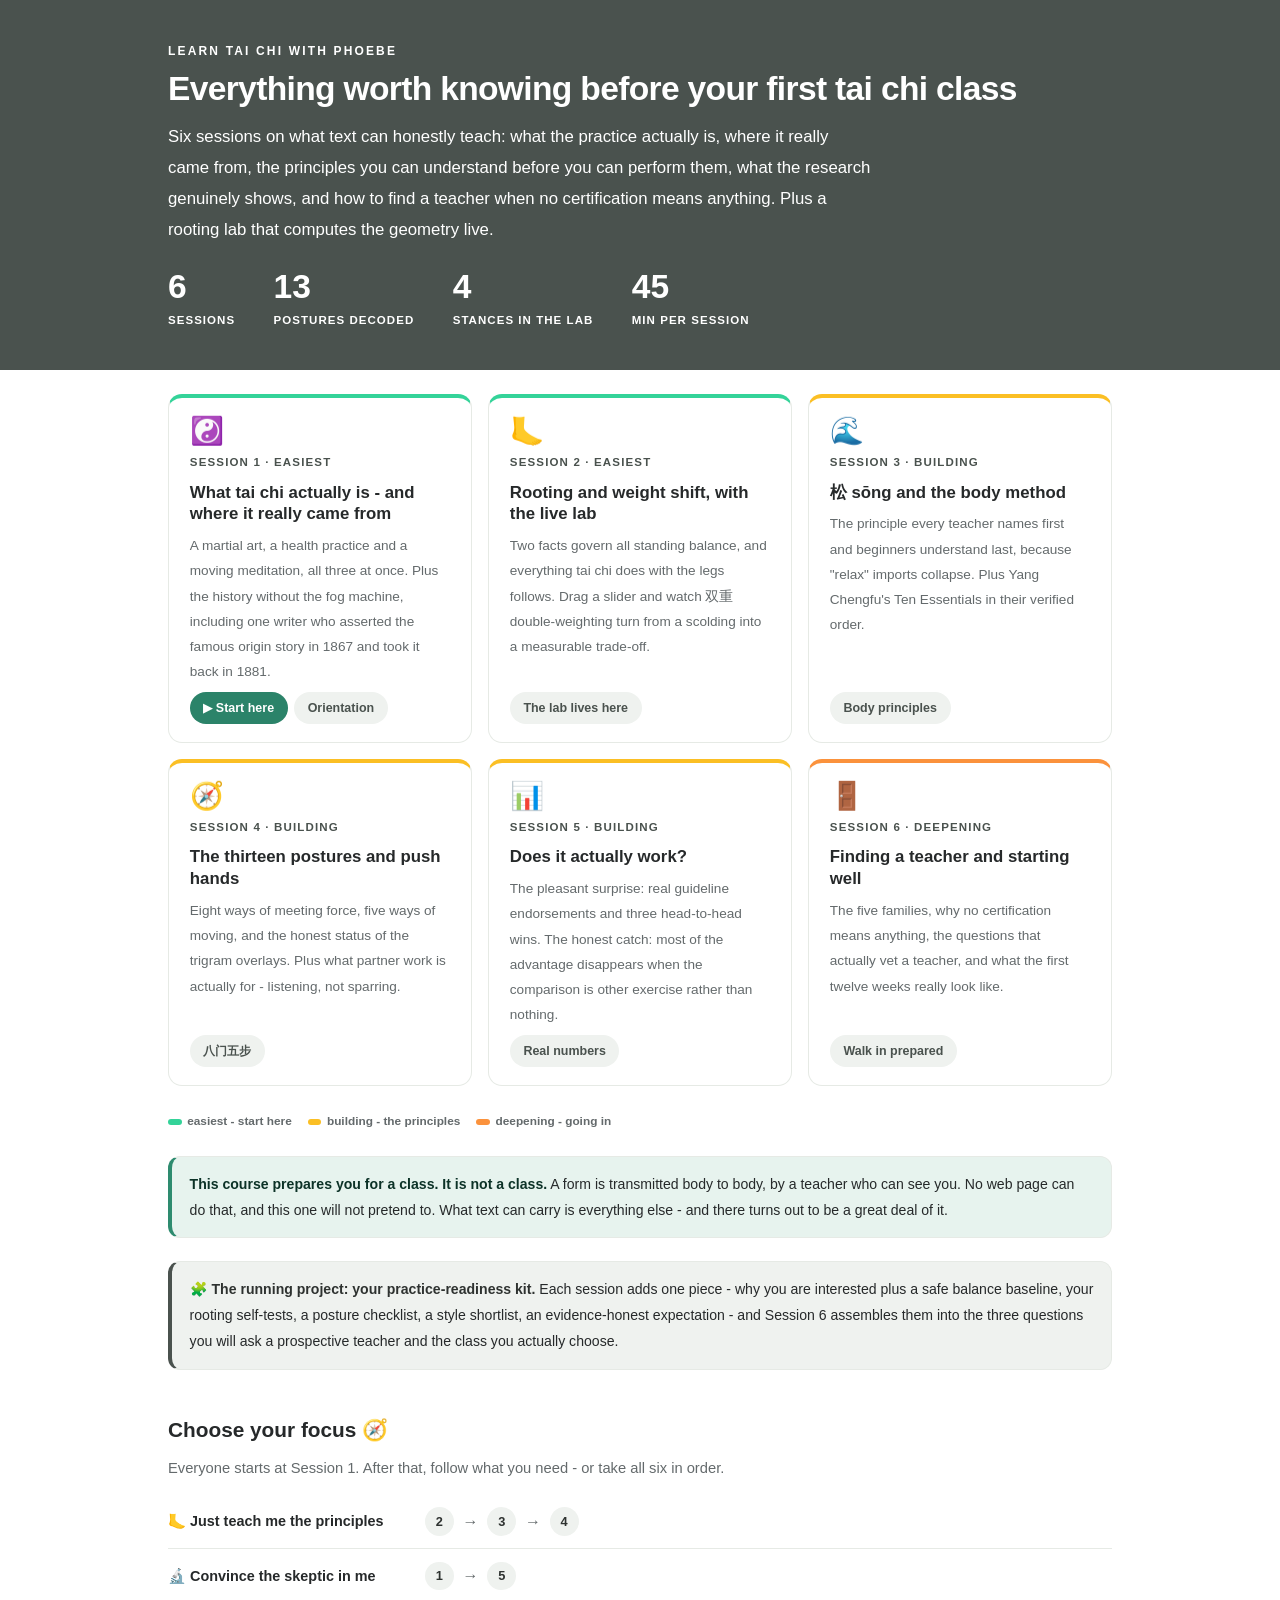
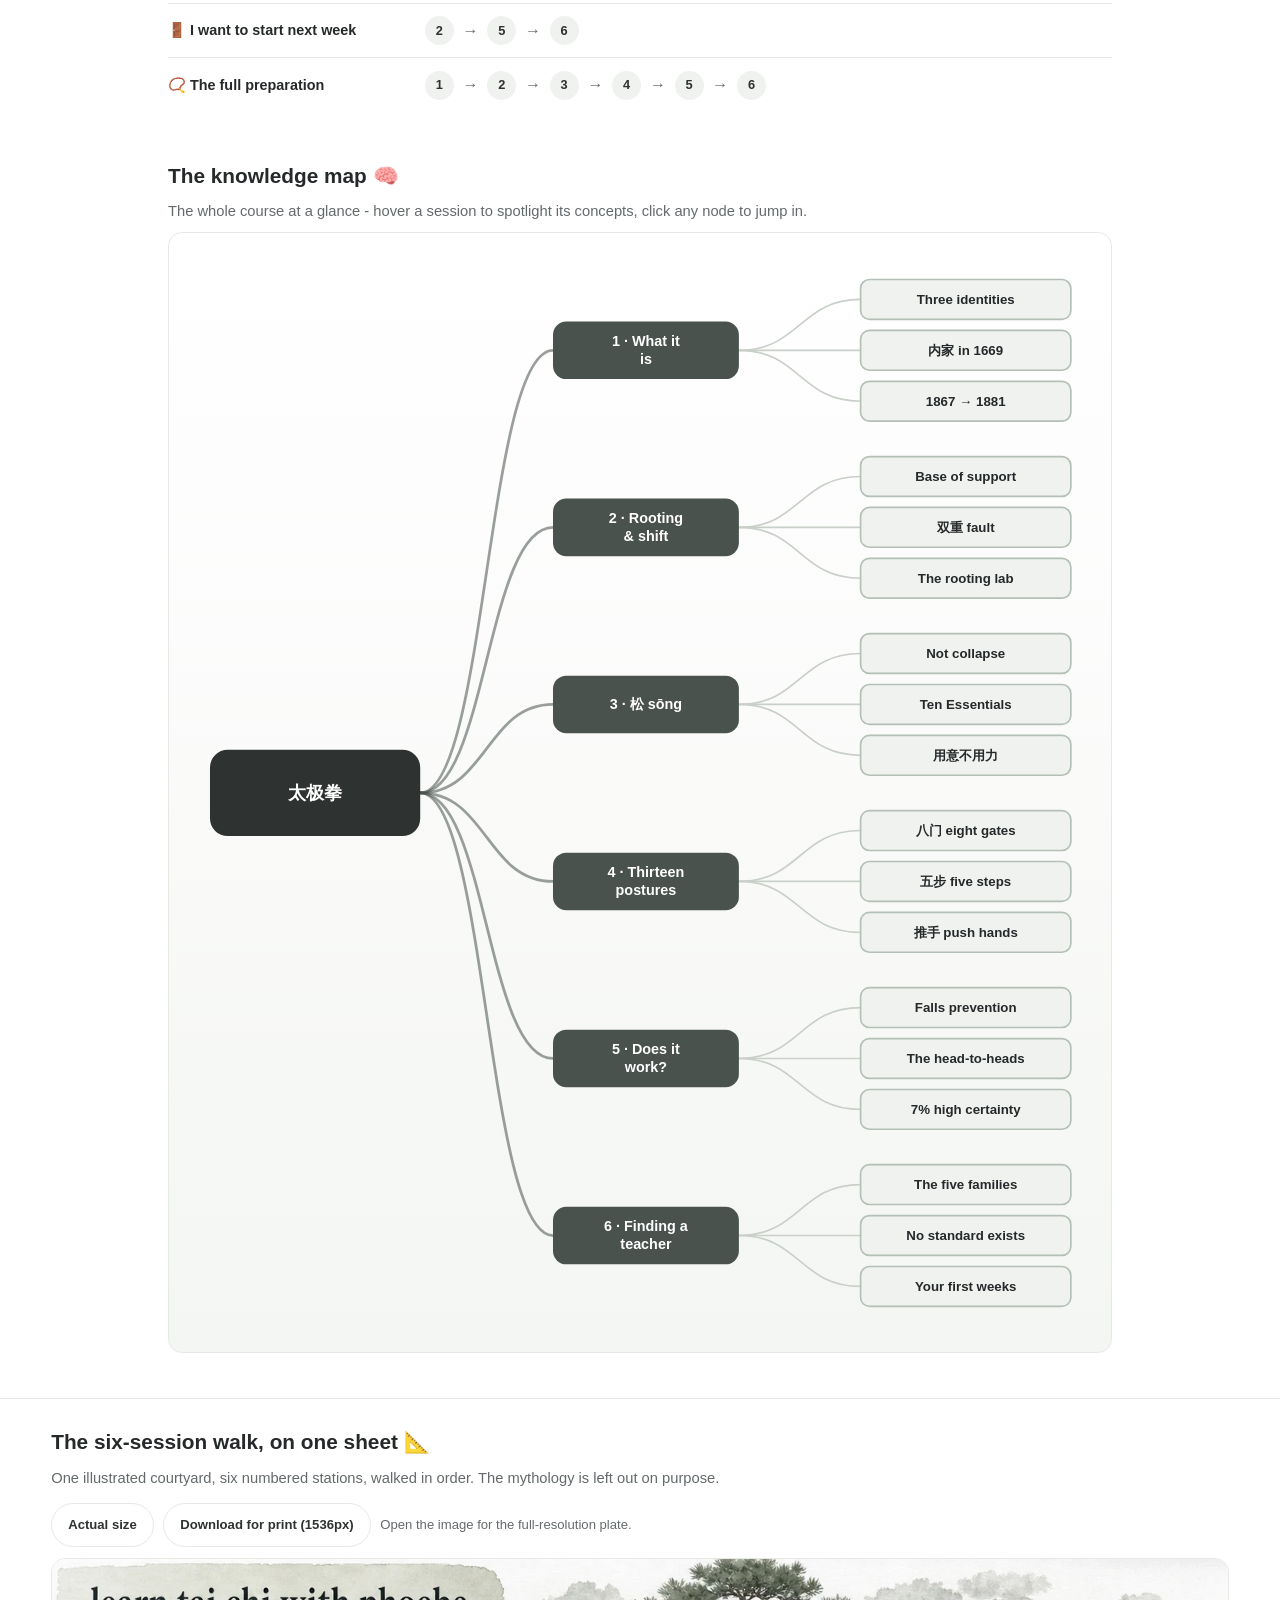
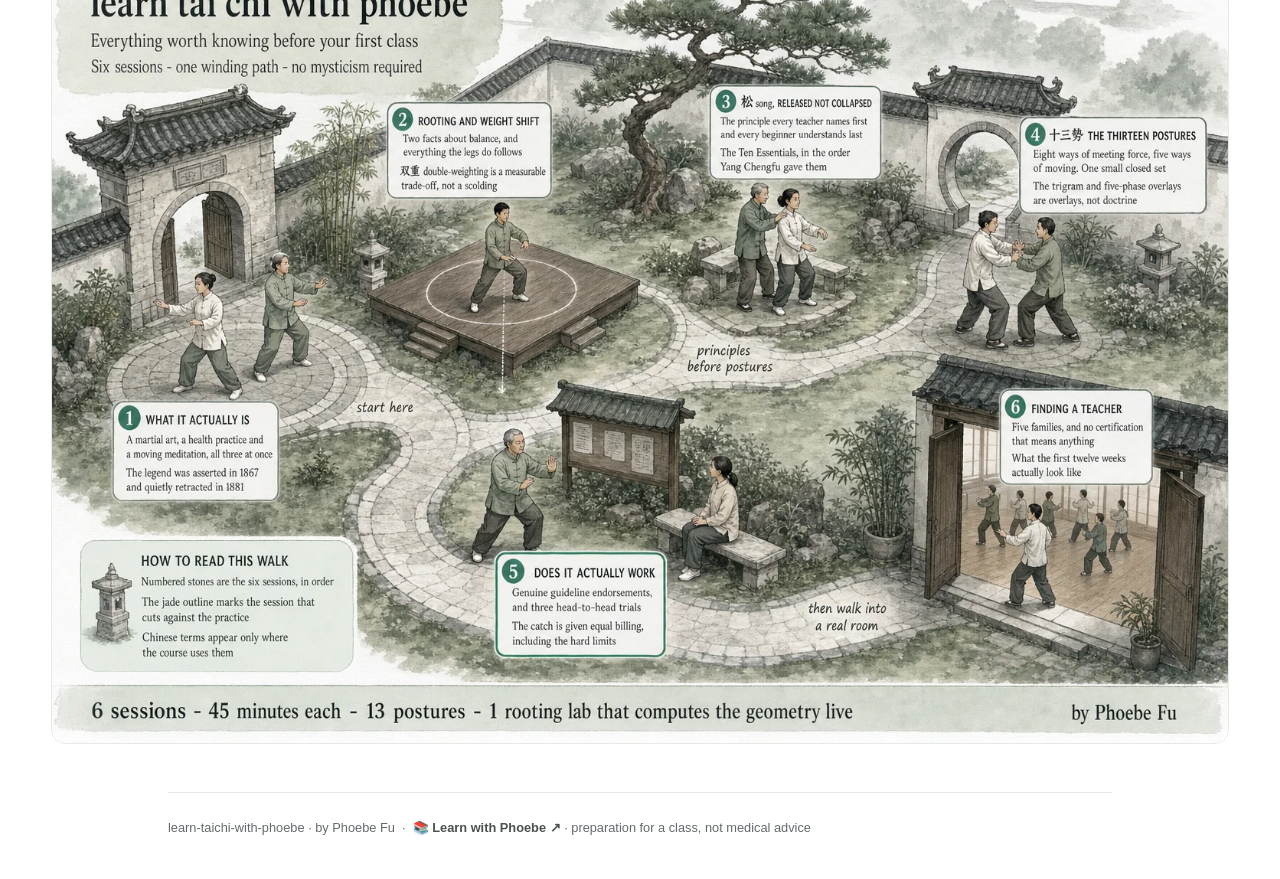
<file: index.html>
<!DOCTYPE html>
<html lang="en">
<head>
<meta charset="UTF-8">
<meta name="viewport" content="width=device-width, initial-scale=1.0">
<!-- social:start -->
<meta name="description" content="Six sessions on what text can honestly teach: what the practice actually is, where it really came from, the principles you can understand before you can perform them, what the research genuinely...">
<meta property="og:type" content="article">
<meta property="og:site_name" content="Learn with Phoebe">
<meta property="og:title" content="learn taichi with phoebe - everything worth knowing before your first class">
<meta property="og:description" content="Six sessions on what text can honestly teach: what the practice actually is, where it really came from, the principles you can understand before you can perform them, what the research genuinely...">
<meta property="og:url" content="https://phoebefu6.github.io/learn-taichi-with-phoebe/">
<meta property="og:image" content="https://phoebefu6.github.io/learn-taichi-with-phoebe/assets/og-cover.png">
<meta property="og:image:width" content="1200">
<meta property="og:image:height" content="630">
<meta name="twitter:card" content="summary_large_image">
<meta name="twitter:title" content="learn taichi with phoebe - everything worth knowing before your first class">
<meta name="twitter:description" content="Six sessions on what text can honestly teach: what the practice actually is, where it really came from, the principles you can understand before you can perform them, what the research genuinely...">
<meta name="twitter:image" content="https://phoebefu6.github.io/learn-taichi-with-phoebe/assets/og-cover.png">
<!-- social:end -->
<title>learn taichi with phoebe - everything worth knowing before your first class</title>
<link rel="stylesheet" href="assets/style.css?v=30">
<style>
  .stats-row { display: flex; gap: 2.4rem; margin-top: 1.5rem; flex-wrap: wrap; }
  .stat b { display: block; font-size: 2.1rem; font-weight: 800; line-height: 1.05; font-variant-numeric: tabular-nums; }
  .stat span { font-size: .72rem; opacity: 1; text-transform: uppercase; letter-spacing: .09em; font-weight: 600; }

  .course-grid { display: grid; grid-template-columns: repeat(auto-fit, minmax(17rem, 1fr)); gap: 1rem; margin-top: 1.5rem; }
  .course-card {
    border: 1px solid var(--hairline);
    border-top: 4px solid var(--diff, var(--indigo));
    border-radius: var(--radius);
    padding: 1.2rem 1.3rem 1.1rem;
    display: flex;
    flex-direction: column;
    gap: .5rem;
    text-decoration: none;
    color: var(--ink);
    background: #fff;
    transition: box-shadow .15s ease, border-color .15s ease, transform .15s ease;
    position: relative;
  }
  .course-card:hover { border-color: var(--indigo-soft); border-top-color: var(--diff, var(--indigo)); box-shadow: 0 8px 28px rgba(74,82,78,.16); transform: translateY(-3px); }
  .course-card .cicon { font-size: 1.7rem; line-height: 1; }
  .course-card .cnum { font-size: .72rem; font-weight: 700; color: var(--indigo); text-transform: uppercase; letter-spacing: .1em; }
  .course-card h3 { font-size: 1.05rem; font-weight: 800; line-height: 1.3; }
  .course-card p { font-size: .85rem; color: var(--muted); flex: 1; }
  .course-card .meta { display: flex; gap: .4rem; flex-wrap: wrap; }

  .diff-legend { display: flex; gap: 1rem; margin-top: 1.6rem; font-size: .74rem; color: var(--muted); font-weight: 600; flex-wrap: wrap; }
  .diff-legend i { display: inline-block; width: .85rem; height: .35rem; border-radius: 999px; margin-right: .35rem; vertical-align: middle; }

  .paths { margin-top: 2.6rem; }
  .paths h2 { font-size: 1.3rem; font-weight: 800; margin-bottom: .3rem; }
  .paths .plede { color: var(--muted); font-size: .92rem; margin-bottom: .8rem; }
  .path { display: flex; gap: .55rem; align-items: center; padding: .75rem 0; border-bottom: .5px solid var(--hairline); flex-wrap: wrap; }
  .path:last-child { border-bottom: none; }
  .path b { min-width: 15.5rem; font-size: .9rem; }
  .path .pstep { background: var(--indigo-50); color: var(--indigo-deep); border-radius: 999px; padding: .16rem .68rem; font-weight: 700; font-size: .8rem; text-decoration: none; transition: all .12s ease; }
  .path .pstep:hover { background: var(--indigo); color: #fff; }
  .path .parr { color: var(--muted); font-weight: 700; }

  .mm-section { margin-top: 1.6rem; }
  .mm-section h2 { font-size: 1.3rem; font-weight: 800; margin-bottom: .2rem; }
  .mm-section .mm-lede { color: var(--muted); font-size: .92rem; margin-bottom: .4rem; }
  .mm-wrap { border: 1px solid var(--hairline); border-radius: var(--radius); background: linear-gradient(180deg,#fff, #F4F6F3); padding: .6rem; overflow-x: auto; }
  .mm-svg { width: 100%; height: auto; display: block; max-width: 60rem; margin: 0 auto; min-width: 34rem; }
  .mm-link { cursor: pointer; text-decoration: none; }
  .mm-node rect { transition: opacity .15s ease, filter .15s ease; }
  .mm-node text { pointer-events: none; }
  .mm-link:hover .mm-node rect { filter: brightness(1.06); }
  .mm-edge { transition: opacity .15s ease; }

  .note-band { margin-top: 1.4rem; background: var(--amber-50); border: 1px solid var(--hairline); border-left: 4px solid var(--amber); border-radius: 12px; padding: .9rem 1.1rem; font-size: .88rem; color: var(--ink); }
  .note-band b { color: var(--amber-ink); }

  .project-band { margin-top: 1.4rem; background: var(--indigo-50); border: 1px solid var(--hairline); border-left: 4px solid var(--indigo); border-radius: 12px; padding: .9rem 1.1rem; font-size: .88rem; color: var(--ink); }
  .project-band b { color: var(--indigo-deep); }


.vposter{width:1536px;transform-origin:top left}
.vposter img{display:block;width:100%;height:auto}

.vposter{width:1536px;transform-origin:top left}
.vposter img{display:block;width:100%;height:auto}

.vposter{width:1536px;transform-origin:top left}
.vposter img{display:block;width:100%;height:auto}

.vposter{width:1536px;transform-origin:top left}
.vposter img{display:block;width:100%;height:auto}

  /* The poster lives at the foot of this page, below the knowledge map, rather than on a
     page of its own. It holds its authored width and either scales to fit or scrolls,
     because a reference sheet that reflows stops being a reference sheet. */
  .poster-section { margin-top: 2.2rem; padding-top: 1.5rem; border-top: 1px solid var(--hairline); }
  /* The sheet is authored wider than the course's reading column, so inside that column it
     would fit at 0.67 and render 11.5px type at 7.7px. Break the section out to full width
     and it fits near 1:1 on a desktop instead. */
  /* Break out of the reading column, but only where it buys something. Below 1100px the
     sheet is already at actual size and scrolling inside its frame, so the negative margins
     would add a page-level scrollbar for no gain. 100vw also counts the scrollbar, so --sbw
     is measured in script and taken back off. */
  @media (min-width: 1100px) {
    .poster-section { margin-left: calc(50% - 50vw + (var(--sbw, 0px) / 2));
                      margin-right: calc(50% - 50vw + (var(--sbw, 0px) / 2));
                      padding-left: clamp(1rem, 4vw, 4rem); padding-right: clamp(1rem, 4vw, 4rem); }
  }
  .poster-section h2 { font-size: 1.3rem; font-weight: 800; margin-bottom: .2rem; }
  .poster-section .ps-lede { color: var(--muted); font-size: .92rem; margin-bottom: .7rem; }
  .poster-bar { display: flex; align-items: center; gap: .6rem; flex-wrap: wrap; margin-bottom: .7rem; }
  .poster-bar .pb-note { font-size: .82rem; color: var(--muted); min-width: 0; flex: 1; }
  .poster-btn {
    font: inherit; font-size: .82rem; font-weight: 700; cursor: pointer;
    border: 1px solid var(--hairline); background: #fff; color: var(--indigo-deep);
    border-radius: 999px; padding: .5rem 1rem; min-height: 44px;
    display: inline-flex; align-items: center; gap: .4rem; text-decoration: none;
    transition: all .12s ease;
  }
  .poster-btn:hover { background: var(--indigo-50); border-color: var(--indigo-soft); }
  .poster-btn[aria-pressed="true"] { background: var(--indigo-deep); color: #fff; border-color: var(--indigo-deep); }
  .poster-frame {
    border: 1px solid var(--hairline); border-radius: var(--radius);
    background: var(--paper); overflow: auto; -webkit-overflow-scrolling: touch;
  }
  .poster-stage { position: relative; margin: 0 auto; }
  .poster-frame > .poster-stage > img { display: block; width: 100%; height: auto; }
.vposter{width:1536px;transform-origin:top left}
.vposter img{display:block;width:100%;height:auto}
</style>
</head>
<body>

<header class="masthead">
  <div class="wrap">
    <div class="eyebrow">Learn Tai Chi with Phoebe</div>
    <h1>Everything worth knowing <span class="accent">before your first</span> tai chi class</h1>
    <p class="sub">Six sessions on what text can honestly teach: what the practice actually is, where it really came from, the principles you can understand before you can perform them, what the research genuinely shows, and how to find a teacher when no certification means anything. Plus a rooting lab that computes the geometry live.</p>
    <div class="stats-row">
      <div class="stat"><b data-count="6">6</b><span>sessions</span></div>
      <div class="stat"><b data-count="13">13</b><span>postures decoded</span></div>
      <div class="stat"><b data-count="4">4</b><span>stances in the lab</span></div>
      <div class="stat"><b data-count="45">45</b><span>min per session</span></div>
    </div>
  </div>
</header>

<main class="wrap">

  <section class="section">
    <div class="course-grid">
      <a class="course-card" href="courses/01-what-it-is.html" style="--diff:#34D399">
        <span class="cicon">☯️</span>
        <span class="cnum">Session 1 · easiest</span>
        <h3>What tai chi actually is - and where it really came from</h3>
        <p>A martial art, a health practice and a moving meditation, all three at once. Plus the history without the fog machine, including one writer who asserted the famous origin story in 1867 and took it back in 1881.</p>
        <span class="meta"><span class="pill amber">▶ Start here</span><span class="pill light">Orientation</span></span>
      </a>
      <a class="course-card" href="courses/02-rooting.html" style="--diff:#34D399">
        <span class="cicon">🦶</span>
        <span class="cnum">Session 2 · easiest</span>
        <h3>Rooting and weight shift, with the live lab</h3>
        <p>Two facts govern all standing balance, and everything tai chi does with the legs follows. Drag a slider and watch 双重 double-weighting turn from a scolding into a measurable trade-off.</p>
        <span class="meta"><span class="pill light">The lab lives here</span></span>
      </a>
      <a class="course-card" href="courses/03-song.html" style="--diff:#FBBF24">
        <span class="cicon">🌊</span>
        <span class="cnum">Session 3 · building</span>
        <h3>松 sōng and the body method</h3>
        <p>The principle every teacher names first and beginners understand last, because "relax" imports collapse. Plus Yang Chengfu's Ten Essentials in their verified order.</p>
        <span class="meta"><span class="pill light">Body principles</span></span>
      </a>
      <a class="course-card" href="courses/04-thirteen-postures.html" style="--diff:#FBBF24">
        <span class="cicon">🧭</span>
        <span class="cnum">Session 4 · building</span>
        <h3>The thirteen postures and push hands</h3>
        <p>Eight ways of meeting force, five ways of moving, and the honest status of the trigram overlays. Plus what partner work is actually for - listening, not sparring.</p>
        <span class="meta"><span class="pill light">八门五步</span></span>
      </a>
      <a class="course-card" href="courses/05-does-it-work.html" style="--diff:#FBBF24">
        <span class="cicon">📊</span>
        <span class="cnum">Session 5 · building</span>
        <h3>Does it actually work?</h3>
        <p>The pleasant surprise: real guideline endorsements and three head-to-head wins. The honest catch: most of the advantage disappears when the comparison is other exercise rather than nothing.</p>
        <span class="meta"><span class="pill light">Real numbers</span></span>
      </a>
      <a class="course-card" href="courses/06-finding-a-teacher.html" style="--diff:#FB923C">
        <span class="cicon">🚪</span>
        <span class="cnum">Session 6 · deepening</span>
        <h3>Finding a teacher and starting well</h3>
        <p>The five families, why no certification means anything, the questions that actually vet a teacher, and what the first twelve weeks really look like.</p>
        <span class="meta"><span class="pill light">Walk in prepared</span></span>
      </a>
    </div>
    <div class="diff-legend">
      <span><i style="background:#34D399"></i>easiest - start here</span>
      <span><i style="background:#FBBF24"></i>building - the principles</span>
      <span><i style="background:#FB923C"></i>deepening - going in</span>
    </div>

    <div class="note-band">
      <b>This course prepares you for a class. It is not a class.</b> A form is transmitted body to body, by a teacher who can see you. No web page can do that, and this one will not pretend to. What text can carry is everything else - and there turns out to be a great deal of it.
    </div>

    <div class="project-band">
      <b>🧩 The running project: your practice-readiness kit.</b> Each session adds one piece - why you are interested plus a safe balance baseline, your rooting self-tests, a posture checklist, a style shortlist, an evidence-honest expectation - and Session 6 assembles them into the three questions you will ask a prospective teacher and the class you actually choose.
    </div>

    <div class="paths">
      <h2>Choose your focus 🧭</h2>
      <p class="plede">Everyone starts at Session 1. After that, follow what you need - or take all six in order.</p>
      <div class="path"><b>🦶 Just teach me the principles</b>
        <a class="pstep" href="courses/02-rooting.html">2</a><span class="parr">→</span>
        <a class="pstep" href="courses/03-song.html">3</a><span class="parr">→</span>
        <a class="pstep" href="courses/04-thirteen-postures.html">4</a>
      </div>
      <div class="path"><b>🔬 Convince the skeptic in me</b>
        <a class="pstep" href="courses/01-what-it-is.html">1</a><span class="parr">→</span>
        <a class="pstep" href="courses/05-does-it-work.html">5</a>
      </div>
      <div class="path"><b>🚪 I want to start next week</b>
        <a class="pstep" href="courses/02-rooting.html">2</a><span class="parr">→</span>
        <a class="pstep" href="courses/05-does-it-work.html">5</a><span class="parr">→</span>
        <a class="pstep" href="courses/06-finding-a-teacher.html">6</a>
      </div>
      <div class="path"><b>📿 The full preparation</b>
        <a class="pstep" href="courses/01-what-it-is.html">1</a><span class="parr">→</span>
        <a class="pstep" href="courses/02-rooting.html">2</a><span class="parr">→</span>
        <a class="pstep" href="courses/03-song.html">3</a><span class="parr">→</span>
        <a class="pstep" href="courses/04-thirteen-postures.html">4</a><span class="parr">→</span>
        <a class="pstep" href="courses/05-does-it-work.html">5</a><span class="parr">→</span>
        <a class="pstep" href="courses/06-finding-a-teacher.html">6</a>
      </div>
    </div>
  </section>

  <section class="section mm-section">
    <h2>The knowledge map 🧠</h2>
    <p class="mm-lede">The whole course at a glance - hover a session to spotlight its concepts, click any node to jump in.</p>
    <div class="mm-wrap"><div id="mindmap"></div></div>
  </section>










  <section class="section poster-section" id="poster">
    <h2>The six-session walk, on one sheet 📐</h2>
    <p class="ps-lede">One illustrated courtyard, six numbered stations, walked in order. The mythology is left out on purpose.</p>
    <div class="poster-bar">
      <button class="poster-btn" id="zoomToggle" type="button" aria-pressed="false">Actual size</button>
      <a class="poster-btn" href="assets/poster/learn-taichi-with-phoebe-poster.webp" download>Download for print (1536px)</a>
      <span class="pb-note">Open the image for the full-resolution plate.</span>
    </div>
    <div class="poster-frame" id="frame">
      <div class="poster-stage" id="stage">
        <div class="vposter" id="vp">
<img src="assets/poster/learn-taichi-with-phoebe-poster.webp" width="1536" height="1024" alt="An illustrated bird&#x27;s-eye view of a walled tai chi courtyard in soft sage watercolour. A stone path winds past six numbered stations: what tai chi actually is, with the origin legend asserted in 1867 and retracted in 1881; rooting and weight shift, showing the base under the feet and a plumb line from the centre; song, released not collapsed, and the Ten Essentials in Yang Chengfu&#x27;s order; the thirteen postures, with two people practising push hands; whether it actually works, outlined in jade because it is the session that cuts against the practice; and finding a teacher, an open doorway into a lit practice hall.">
        </div>
      </div>
    </div>
  </section>

  <footer class="pagefoot">
    <span>learn-taichi-with-phoebe · by Phoebe Fu &nbsp;·&nbsp; 📚 <a href="https://phoebefu6.github.io/learn-with-phoebe/">Learn with Phoebe ↗</a> · preparation for a class, not medical advice</span>
  </footer>
</main>

<script>
window.MINDMAP_DATA = {
  title: "太极拳",
  centerColor: "#2E3230",
  sessions: [
    { label: "What it\nis", href: "courses/01-what-it-is.html", color: "#34D399",
      concepts: [
        { label: "Three identities", href: "courses/01-what-it-is.html" },
        { label: "内家 in 1669", href: "courses/01-what-it-is.html" },
        { label: "1867 → 1881", href: "courses/01-what-it-is.html" } ] },
    { label: "Rooting\n& shift", href: "courses/02-rooting.html", color: "#34D399",
      concepts: [
        { label: "Base of support", href: "courses/02-rooting.html" },
        { label: "双重 fault", href: "courses/02-rooting.html" },
        { label: "The rooting lab", href: "courses/02-rooting.html" } ] },
    { label: "松 sōng", href: "courses/03-song.html", color: "#FBBF24",
      concepts: [
        { label: "Not collapse", href: "courses/03-song.html" },
        { label: "Ten Essentials", href: "courses/03-song.html" },
        { label: "用意不用力", href: "courses/03-song.html" } ] },
    { label: "Thirteen\npostures", href: "courses/04-thirteen-postures.html", color: "#FBBF24",
      concepts: [
        { label: "八门 eight gates", href: "courses/04-thirteen-postures.html" },
        { label: "五步 five steps", href: "courses/04-thirteen-postures.html" },
        { label: "推手 push hands", href: "courses/04-thirteen-postures.html" } ] },
    { label: "Does it\nwork?", href: "courses/05-does-it-work.html", color: "#FBBF24",
      concepts: [
        { label: "Falls prevention", href: "courses/05-does-it-work.html" },
        { label: "The head-to-heads", href: "courses/05-does-it-work.html" },
        { label: "7% high certainty", href: "courses/05-does-it-work.html" } ] },
    { label: "Finding a\nteacher", href: "courses/06-finding-a-teacher.html", color: "#FB923C",
      concepts: [
        { label: "The five families", href: "courses/06-finding-a-teacher.html" },
        { label: "No standard exists", href: "courses/06-finding-a-teacher.html" },
        { label: "Your first weeks", href: "courses/06-finding-a-teacher.html" } ] }
  ]
};
</script>
<script src="assets/mindmap.js?v=7"></script>
<script src="assets/app.js?v=27"></script>





<script>
(function () {
  var vp = document.getElementById('vp');
  if (!vp) return;
  var W = 1536, MIN_FIT = 0;   /* a raster poster stays legible at any scale; fit to width always */
  var frame = document.getElementById('frame'), stage = document.getElementById('stage'),
      btn = document.getElementById('zoomToggle');
  var userChose = false, actual = false;
  function sbw() {
    var w = window.innerWidth - document.documentElement.clientWidth;
    document.documentElement.style.setProperty('--sbw', (w > 0 ? w : 0) + 'px');
  }
  function full() { vp.style.transform = 'none'; stage.style.height = ''; stage.style.width = W + 'px'; }
  function apply() {
    var avail = frame.clientWidth;
    if (!avail || avail < 40) { full(); return; }   // a hidden frame must never scale to nothing
    var s = avail / W;
    if (!userChose) actual = s < MIN_FIT;           // below 0.8 the labels stop being readable
    if (actual || s >= 1) full();
    else {
      vp.style.transform = 'scale(' + s + ')';
      stage.style.width = Math.ceil(W * s) + 'px';       /* the stage is the SCALED box, or it overflows the frame */
      stage.style.height = Math.ceil(vp.offsetHeight * s) + 'px';
    }
    btn.setAttribute('aria-pressed', actual ? 'true' : 'false');
    btn.textContent = actual ? 'Fit to width' : 'Actual size';
  }
  btn.addEventListener('click', function () {
    userChose = true; actual = !actual; apply(); if (actual) frame.scrollLeft = 0;
  });
  window.addEventListener('resize', function () { sbw(); apply(); });
  if (typeof ResizeObserver === 'function') new ResizeObserver(apply).observe(frame);
  sbw(); apply();
})();
</script>
</body>
</html>
</file>
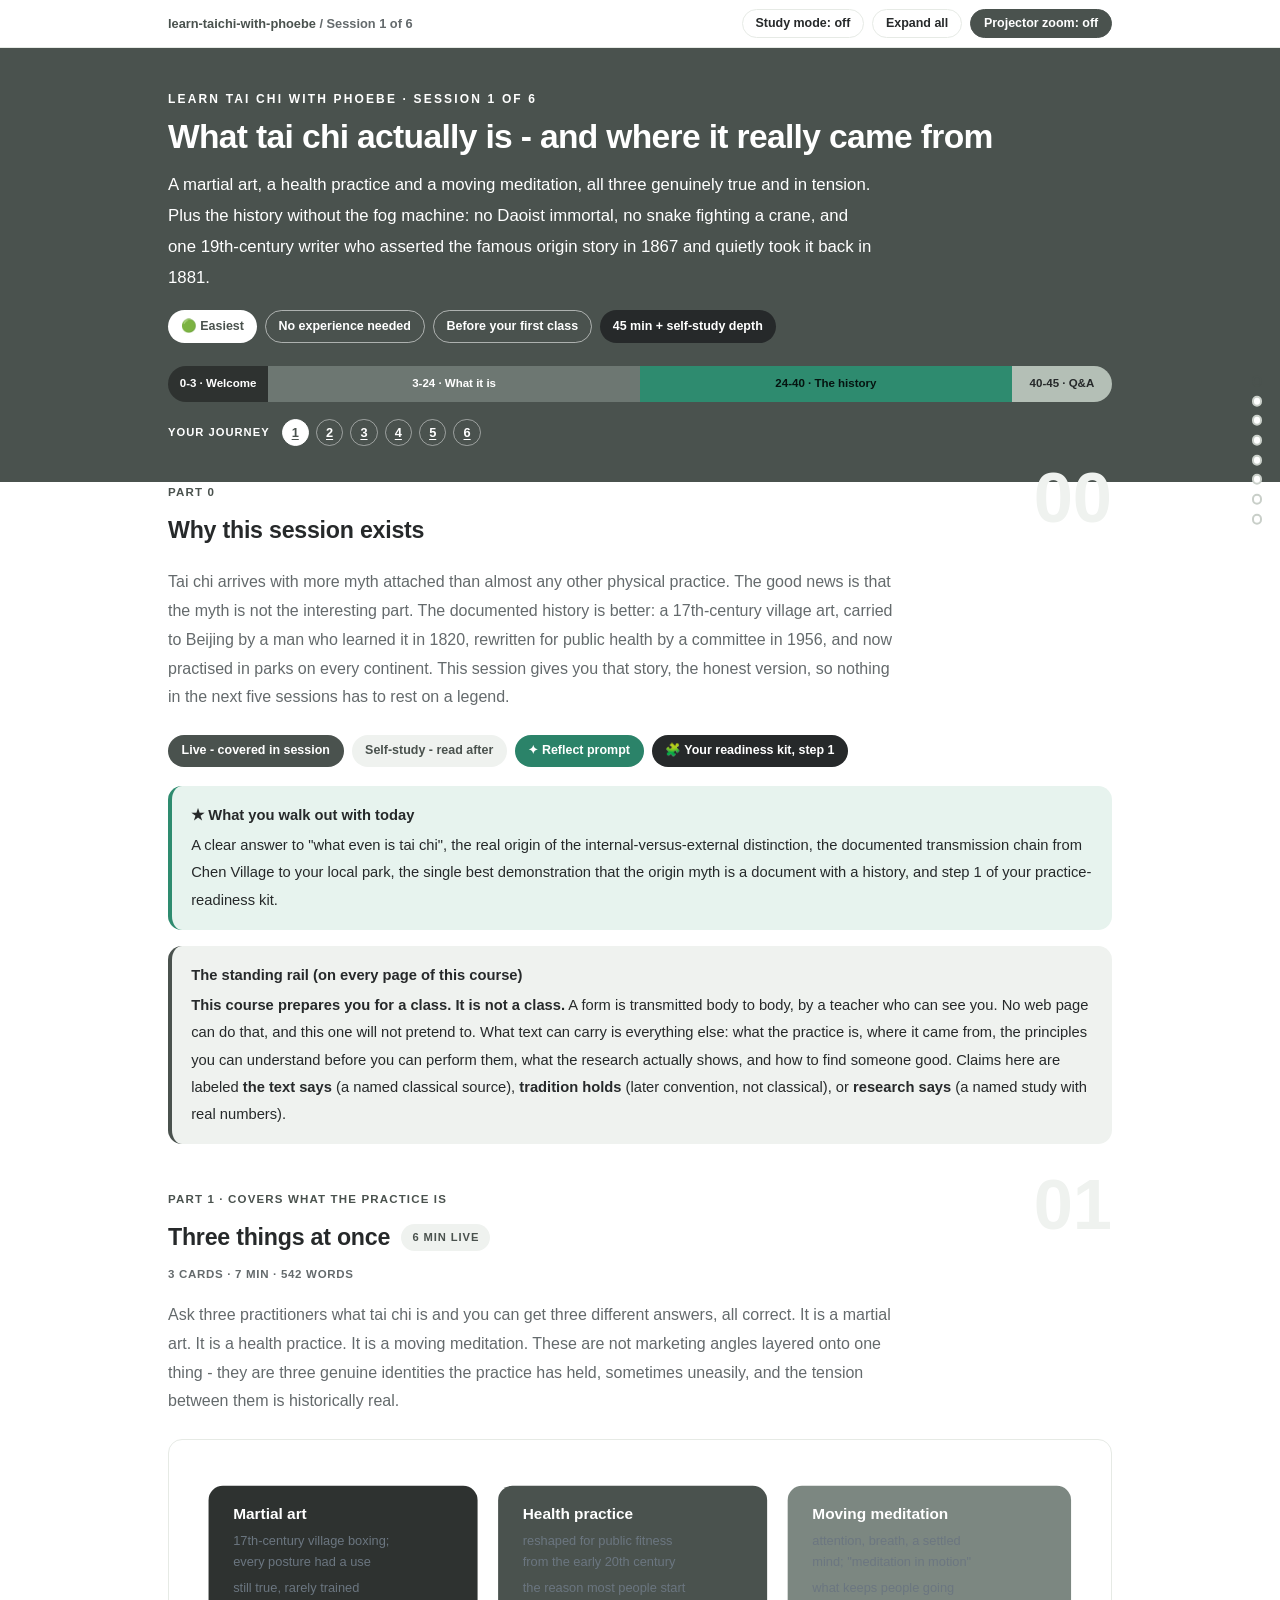
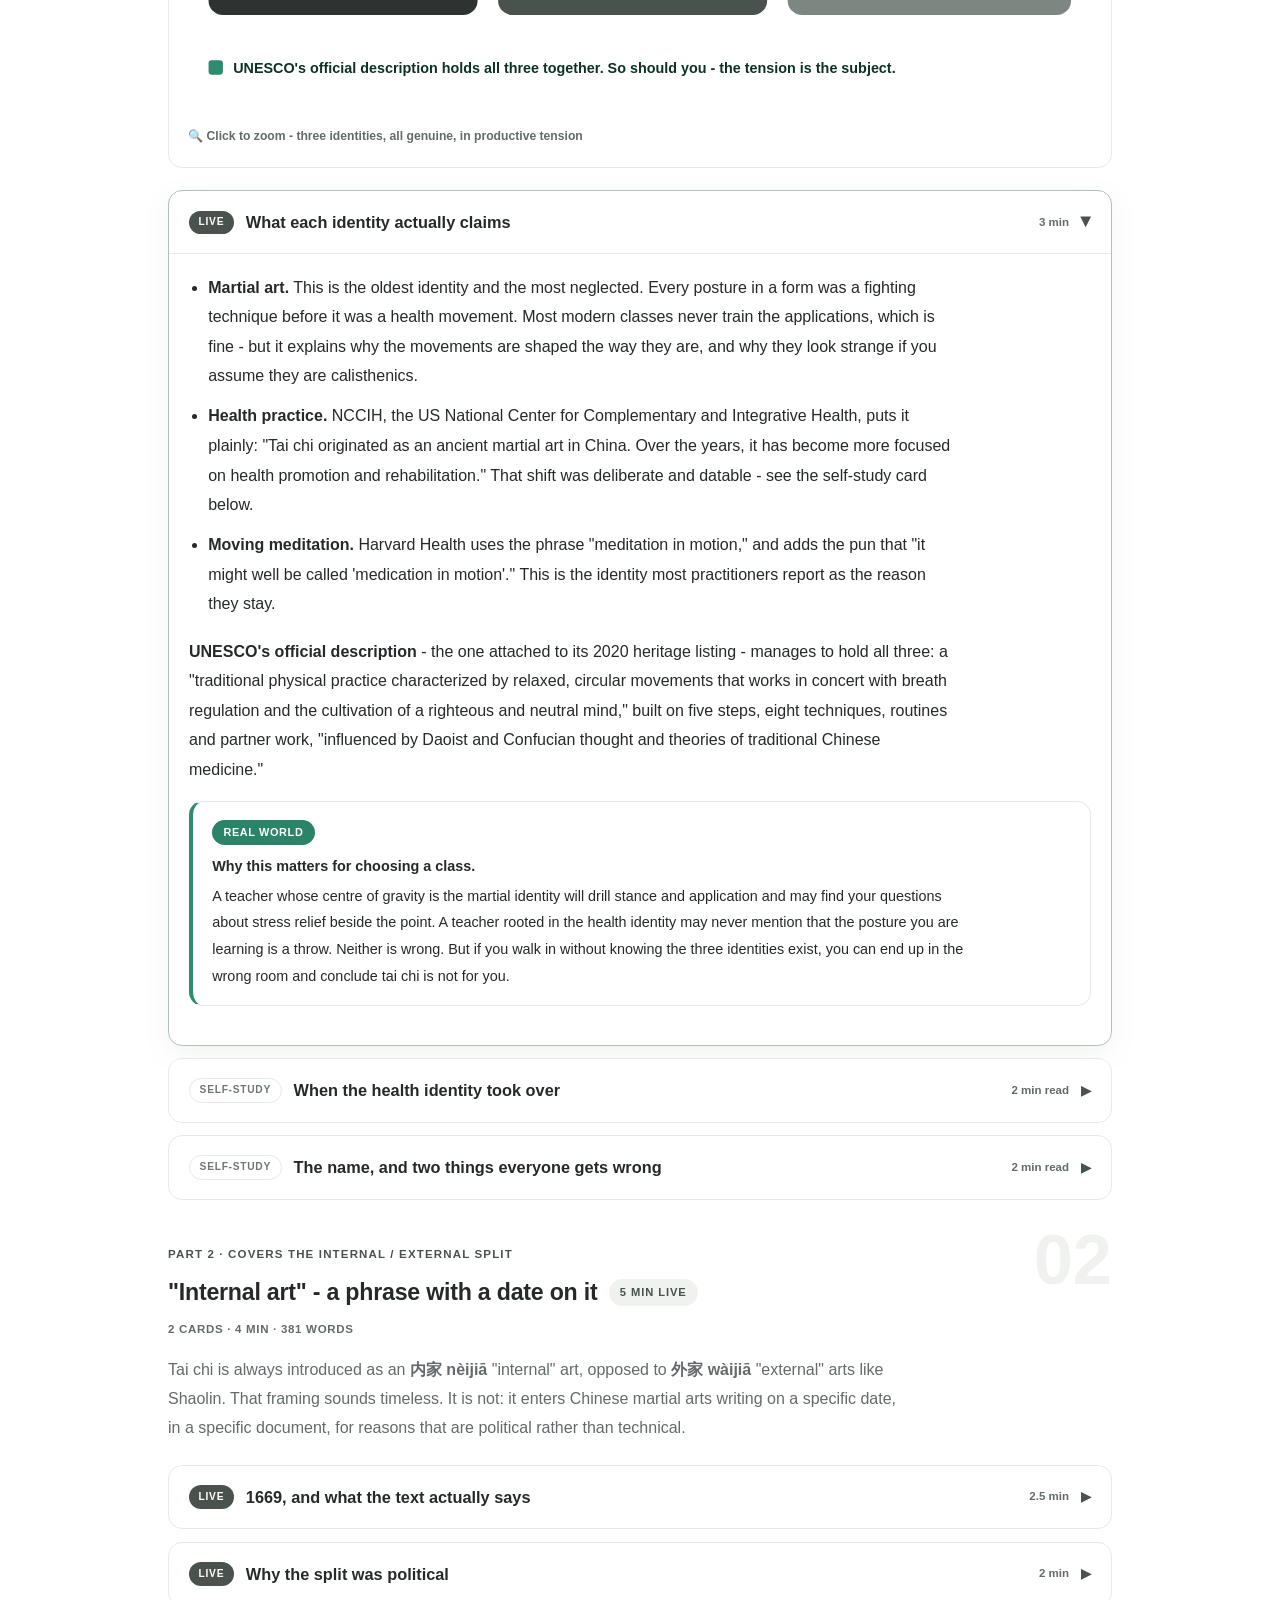
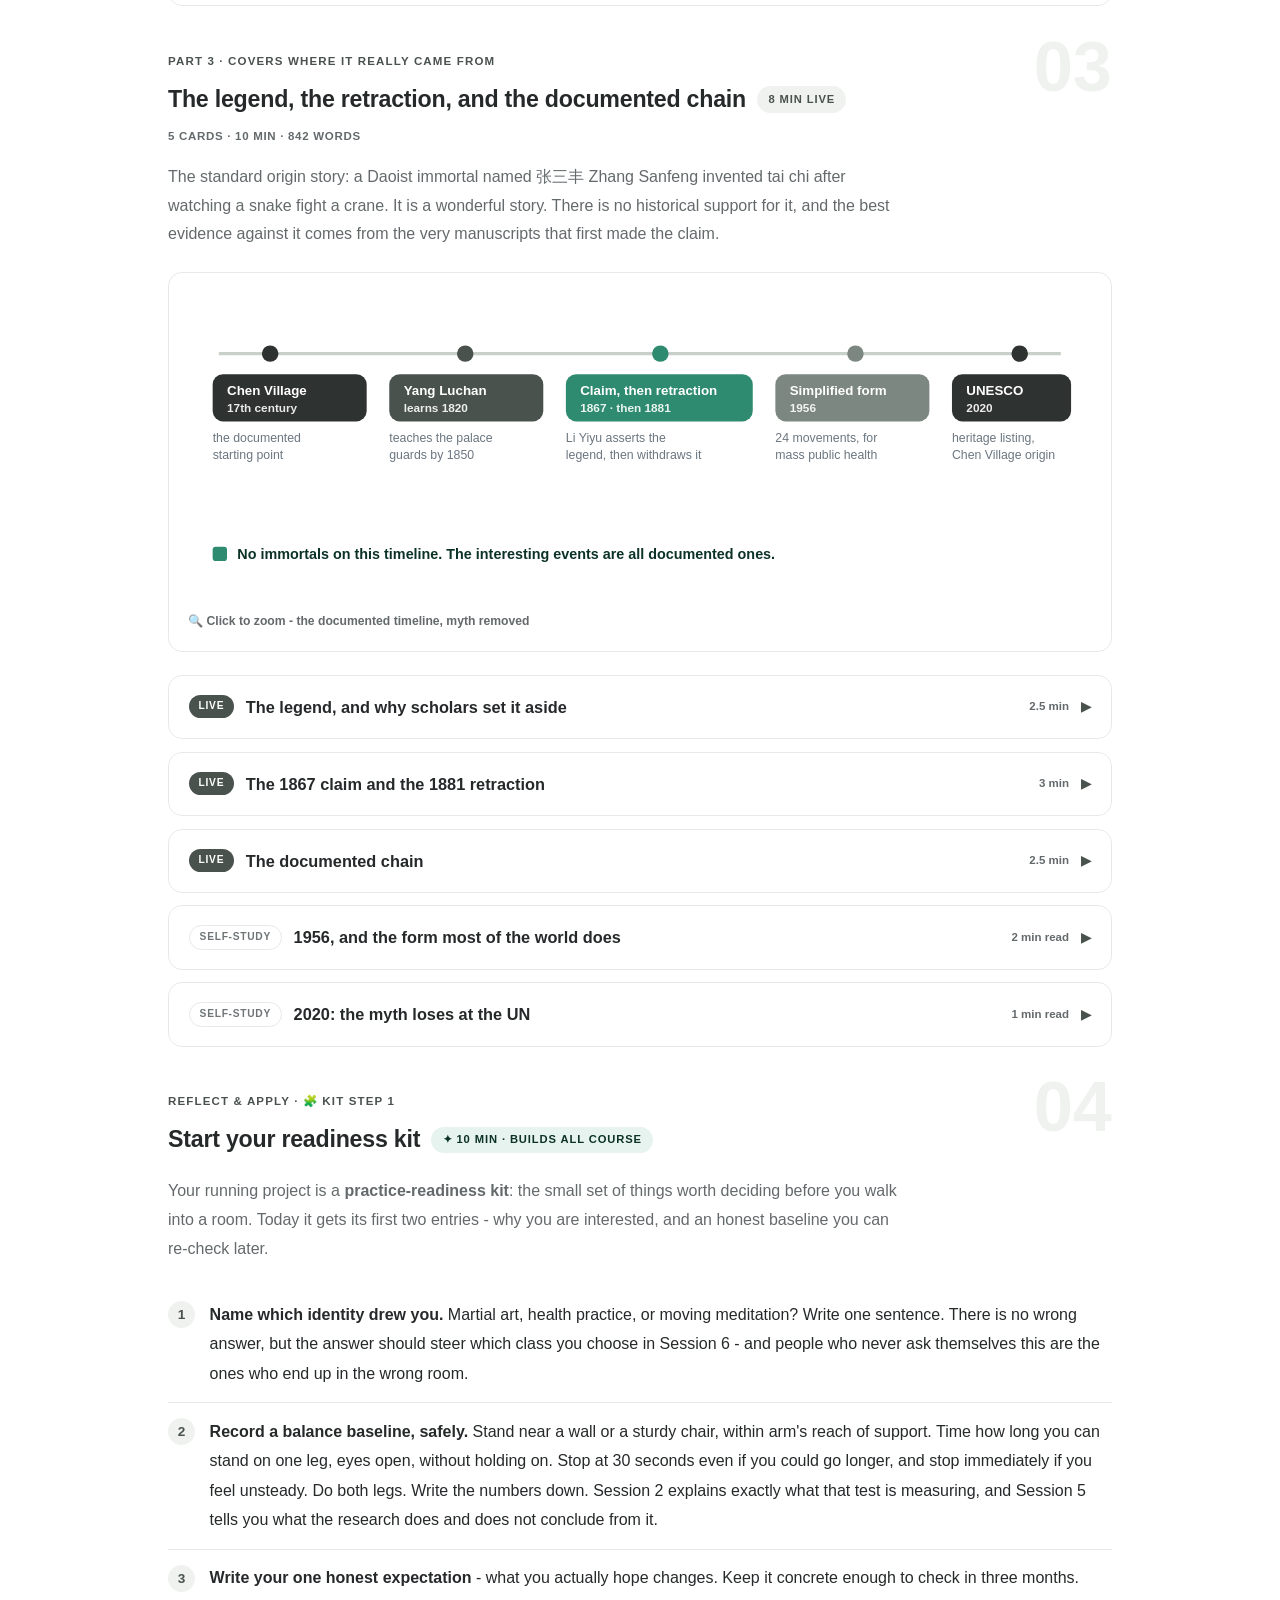
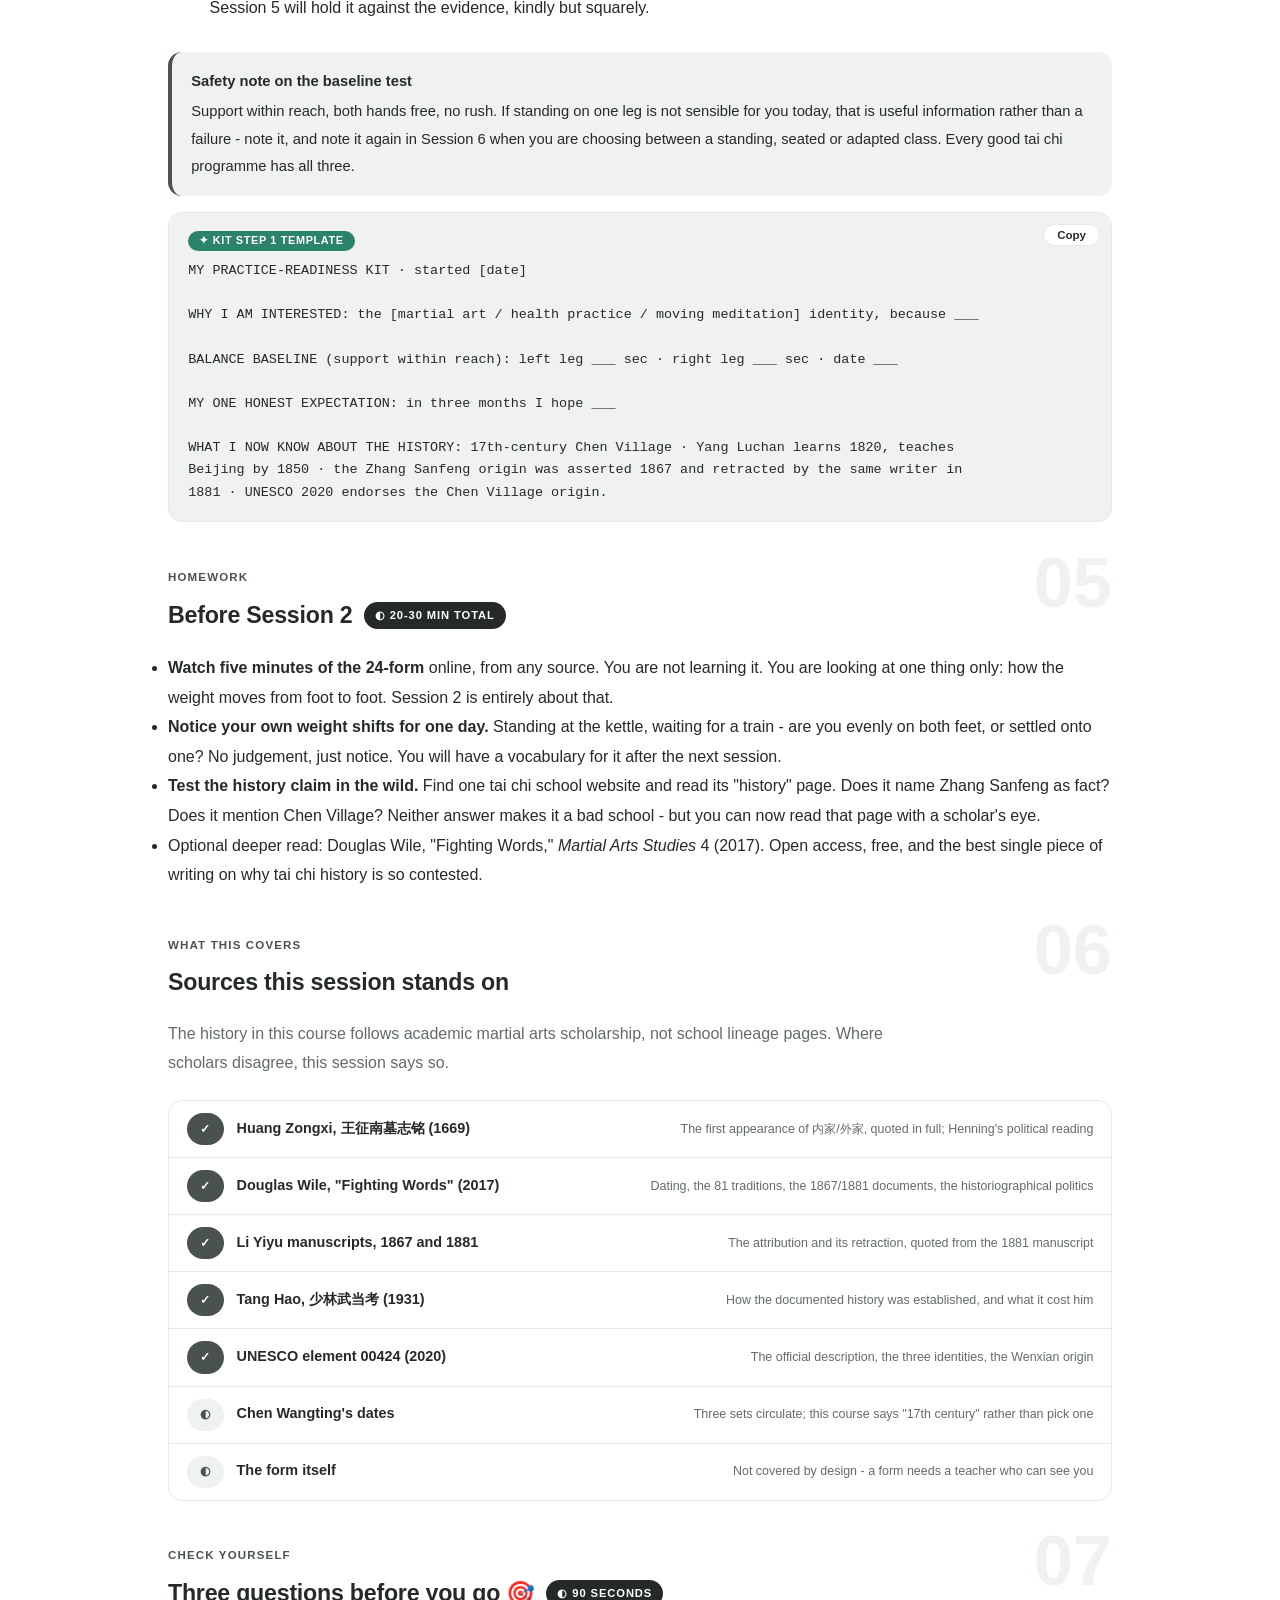
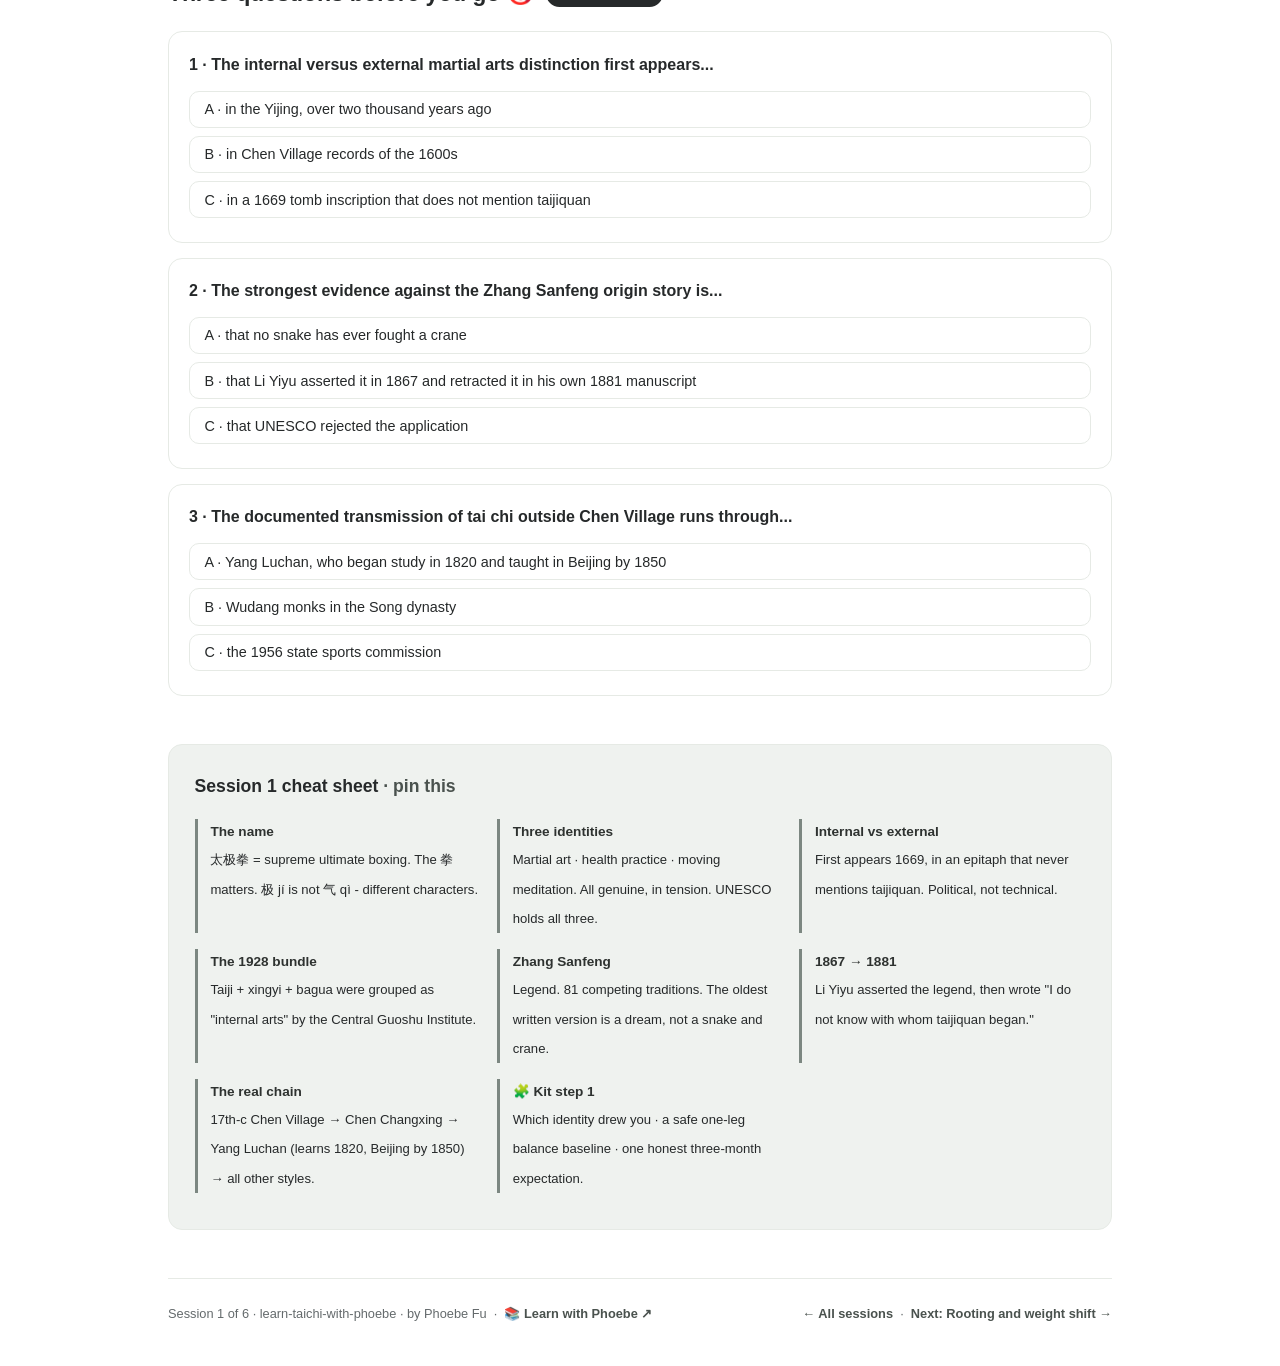
<file: courses/01-what-it-is.html>
<!DOCTYPE html>
<html lang="en">
<head>
<meta charset="UTF-8">
<meta name="viewport" content="width=device-width, initial-scale=1.0">
<!-- social:start -->
<meta name="description" content="Tai chi arrives with more myth attached than almost any other physical practice. The good news is that the myth is not the interesting part. The documented history is better: a 17th-century...">
<meta property="og:type" content="article">
<meta property="og:site_name" content="Learn with Phoebe">
<meta property="og:title" content="What tai chi actually is - and where it really came from - learn taichi with phoebe">
<meta property="og:description" content="Tai chi arrives with more myth attached than almost any other physical practice. The good news is that the myth is not the interesting part. The documented history is better: a 17th-century...">
<meta property="og:url" content="https://phoebefu6.github.io/learn-taichi-with-phoebe/courses/01-what-it-is.html">
<meta property="og:image" content="https://phoebefu6.github.io/learn-taichi-with-phoebe/assets/og-cover.png">
<meta property="og:image:width" content="1200">
<meta property="og:image:height" content="630">
<meta name="twitter:card" content="summary_large_image">
<meta name="twitter:title" content="What tai chi actually is - and where it really came from - learn taichi with phoebe">
<meta name="twitter:description" content="Tai chi arrives with more myth attached than almost any other physical practice. The good news is that the myth is not the interesting part. The documented history is better: a 17th-century...">
<meta name="twitter:image" content="https://phoebefu6.github.io/learn-taichi-with-phoebe/assets/og-cover.png">
<!-- social:end -->
<title>Session 1 · What tai chi actually is - learn taichi with phoebe</title>
<link rel="stylesheet" href="../assets/style.css?v=29">
</head>
<body>

<div class="toolbar">
  <div class="wrap">
    <span class="crumb"><a href="../index.html">learn-taichi-with-phoebe</a> / Session 1 of 6</span>
    <button class="btn" id="toggle-all" type="button">Expand all</button>
    <button class="btn primary" id="zoom-toggle" type="button">Projector zoom: off</button>
  </div>
</div>

<header class="masthead">
  <div class="wrap">
    <div class="eyebrow">Learn Tai Chi with Phoebe · Session 1 of 6</div>
    <h1>What tai chi actually is - <span class="accent">and where it really</span> came from</h1>
    <p class="sub">A martial art, a health practice and a moving meditation, all three genuinely true and in tension. Plus the history without the fog machine: no Daoist immortal, no snake fighting a crane, and one 19th-century writer who asserted the famous origin story in 1867 and quietly took it back in 1881.</p>
    <div class="chip-row">
      <span class="chip level">🟢 Easiest</span>
      <span class="chip audience">No experience needed</span>
      <span class="chip audience">Before your first class</span>
      <span class="chip time">45 min + self-study depth</span>
    </div>
    <div class="agenda">
      <span class="a1" style="flex:1">0-3 · Welcome</span>
      <span class="a2" style="flex:4">3-24 · What it is</span>
      <span class="a3" style="flex:4">24-40 · The history</span>
      <span class="a4" style="flex:1">40-45 · Q&amp;A</span>
    </div>
  </div>
</header>

<main class="wrap">

  <!-- ============ INTRO ============ -->
  <section class="section" id="intro">
    <div class="section-kicker">
      <span class="klabel">Part 0</span>
      <h2>Why this session exists</h2>
    </div>
    <p class="lede">Tai chi arrives with more myth attached than almost any other physical practice. The good news is that the myth is not the interesting part. The documented history is better: a 17th-century village art, carried to Beijing by a man who learned it in 1820, rewritten for public health by a committee in 1956, and now practised in parks on every continent. This session gives you that story, the honest version, so nothing in the next five sessions has to rest on a legend.</p>
    <div class="legend">
      <span class="pill solid">Live - covered in session</span>
      <span class="pill light">Self-study - read after</span>
      <span class="pill peach">✦ Reflect prompt</span>
      <span class="pill inkpill">🧩 Your readiness kit, step 1</span>
    </div>
    <div class="callout win">
      <strong>★ What you walk out with today</strong>
      A clear answer to "what even is tai chi", the real origin of the internal-versus-external distinction, the documented transmission chain from Chen Village to your local park, the single best demonstration that the origin myth is a document with a history, and step 1 of your practice-readiness kit.
    </div>
    <div class="callout tip">
      <strong>The standing rail (on every page of this course)</strong>
      <strong>This course prepares you for a class. It is not a class.</strong> A form is transmitted body to body, by a teacher who can see you. No web page can do that, and this one will not pretend to. What text can carry is everything else: what the practice is, where it came from, the principles you can understand before you can perform them, what the research actually shows, and how to find someone good. Claims here are labeled <strong>the text says</strong> (a named classical source), <strong>tradition holds</strong> (later convention, not classical), or <strong>research says</strong> (a named study with real numbers).
    </div>
  </section>

  <!-- ============ PART 1: THREE THINGS AT ONCE ============ -->
  <section class="section" id="three-things">
    <div class="section-kicker">
      <span class="klabel">Part 1 · covers what the practice is</span>
      <h2>Three things at once <span class="tag concept">6 min live</span></h2>
    </div>
    <p class="lede">Ask three practitioners what tai chi is and you can get three different answers, all correct. It is a martial art. It is a health practice. It is a moving meditation. These are not marketing angles layered onto one thing - they are three genuine identities the practice has held, sometimes uneasily, and the tension between them is historically real.</p>

    <figure class="zoomable">
      <svg viewBox="0 0 880 250" xmlns="http://www.w3.org/2000/svg" role="img" aria-label="Tai chi as martial art, health practice and moving meditation, all three at once">
        <style>
          .t3H { font: 700 15px Inter, sans-serif; fill: #FFFFFF; }
          .t3X { font: 400 12.5px Inter, sans-serif; fill: #6B7680; }
          .t3N { font: 600 14px Inter, sans-serif; fill: #0C3227; }
        </style>
        <rect x="20" y="26" width="262" height="126" rx="14" fill="#2E3230"/>
        <text class="t3H" x="44" y="58">Martial art</text>
        <text class="t3X" x="44" y="84" fill="#E9EDE9">17th-century village boxing;</text>
        <text class="t3X" x="44" y="104" fill="#E9EDE9">every posture had a use</text>
        <text class="t3X" x="44" y="130" fill="#E9EDE9">still true, rarely trained</text>
        <rect x="302" y="26" width="262" height="126" rx="14" fill="#4A524E"/>
        <text class="t3H" x="326" y="58">Health practice</text>
        <text class="t3X" x="326" y="84" fill="#E9EDE9">reshaped for public fitness</text>
        <text class="t3X" x="326" y="104" fill="#E9EDE9">from the early 20th century</text>
        <text class="t3X" x="326" y="130" fill="#E9EDE9">the reason most people start</text>
        <rect x="584" y="26" width="276" height="126" rx="14" fill="#7C8781"/>
        <text class="t3H" x="608" y="58">Moving meditation</text>
        <text class="t3X" x="608" y="84" fill="#EFF2EF">attention, breath, a settled</text>
        <text class="t3X" x="608" y="104" fill="#EFF2EF">mind; "meditation in motion"</text>
        <text class="t3X" x="608" y="130" fill="#EFF2EF">what keeps people going</text>
        <rect x="20" y="196" width="14" height="14" rx="3" fill="#2E8B6F"/>
        <text class="t3N" x="44" y="208">UNESCO's official description holds all three together. So should you - the tension is the subject.</text>
      </svg>
      <figcaption>🔍 Click to zoom - three identities, all genuine, in productive tension</figcaption>
    </figure>

    <details class="card" open>
      <summary><span class="mode live">Live</span>What each identity actually claims<span class="mini">3 min</span><span class="caret">▶</span></summary>
      <div class="body">
        <ul>
          <li><strong>Martial art.</strong> This is the oldest identity and the most neglected. Every posture in a form was a fighting technique before it was a health movement. Most modern classes never train the applications, which is fine - but it explains why the movements are shaped the way they are, and why they look strange if you assume they are calisthenics.</li>
          <li><strong>Health practice.</strong> NCCIH, the US National Center for Complementary and Integrative Health, puts it plainly: "Tai chi originated as an ancient martial art in China. Over the years, it has become more focused on health promotion and rehabilitation." That shift was deliberate and datable - see the self-study card below.</li>
          <li><strong>Moving meditation.</strong> Harvard Health uses the phrase "meditation in motion," and adds the pun that "it might well be called 'medication in motion'." This is the identity most practitioners report as the reason they stay.</li>
        </ul>
        <p><strong>UNESCO's official description</strong> - the one attached to its 2020 heritage listing - manages to hold all three: a "traditional physical practice characterized by relaxed, circular movements that works in concert with breath regulation and the cultivation of a righteous and neutral mind," built on five steps, eight techniques, routines and partner work, "influenced by Daoist and Confucian thought and theories of traditional Chinese medicine."</p>
        <div class="callout example">
          <span class="ex-pill">Real world</span>
          <p><strong>Why this matters for choosing a class.</strong> A teacher whose centre of gravity is the martial identity will drill stance and application and may find your questions about stress relief beside the point. A teacher rooted in the health identity may never mention that the posture you are learning is a throw. Neither is wrong. But if you walk in without knowing the three identities exist, you can end up in the wrong room and conclude tai chi is not for you.</p>
        </div>
      </div>
    </details>

    <details class="card">
      <summary><span class="mode self">Self-study</span>When the health identity took over<span class="mini">2 min read</span><span class="caret">▶</span></summary>
      <div class="body">
        <p>The pivot is not ancient. In early 20th-century China, martial arts were consciously reframed as fitness-as-nation-building, and teachers were commissioned to teach for health and strengthening rather than for fighting. Two institutions did most of the work: the <strong>Jingwu Association</strong> (from around 1910) and the <strong>Central Guoshu Institute</strong> in Nanjing (opened March 1928).</p>
        <p>The 1956 simplified form (Part 3) completes the arc: a state sports body distilling a village fighting art into a five-minute public-health routine. When people say tai chi "is" a health exercise, they are describing something roughly seventy years old sitting on top of something roughly four hundred years old.</p>
      </div>
    </details>

    <details class="card">
      <summary><span class="mode self">Self-study</span>The name, and two things everyone gets wrong<span class="mini">2 min read</span><span class="caret">▶</span></summary>
      <div class="body">
        <p><strong>太极拳 tàijíquán</strong> = 太 <em>tài</em> supreme + 极 <em>jí</em> ultimate or pole + 拳 <em>quán</em> fist or boxing. "Supreme Ultimate Boxing." The 拳 is not decoration - it marks this as a boxing method.</p>
        <ul>
          <li><strong>太极 tàijí long predates the art.</strong> It is a cosmological term, appearing in the 繫辭 <em>Xìcí</em> commentary to the 易经 <em>Yijing</em>: 易有太极，是生两仪 - "the Changes has the Supreme Ultimate; this generates the two modes." So in English "tai chi" almost always means the exercise, while in Chinese 太极 alone means the concept and the exercise is 太极拳, with the 拳.</li>
          <li><strong>The "chi" in "tai chi" is not the "chi" in "chi energy."</strong> 极 <em>jí</em> and 气 <em>qì</em> are entirely different characters that happen to collide in the old Wade-Giles romanization ("t'ai chi ch'üan" versus "ch'i"). In pinyin, which is what medical and academic journals use, the collision disappears: taiji versus qi.</li>
        </ul>
      </div>
    </details>
  </section>

  <!-- ============ PART 2: INTERNAL VS EXTERNAL ============ -->
  <section class="section" id="internal">
    <div class="section-kicker">
      <span class="klabel">Part 2 · covers the internal / external split</span>
      <h2>"Internal art" - a phrase with a date on it <span class="tag concept">5 min live</span></h2>
    </div>
    <p class="lede">Tai chi is always introduced as an <strong>内家 nèijiā</strong> "internal" art, opposed to <strong>外家 wàijiā</strong> "external" arts like Shaolin. That framing sounds timeless. It is not: it enters Chinese martial arts writing on a specific date, in a specific document, for reasons that are political rather than technical.</p>

    <details class="card">
      <summary><span class="mode live">Live</span>1669, and what the text actually says<span class="mini">2.5 min</span><span class="caret">▶</span></summary>
      <div class="body">
        <p>The first appearance is <strong>1669</strong>, in 黄宗羲 Huang Zongxi's 《王征南墓志铭》, a tomb inscription for the boxer Wang Zhengnan (1617-1669).</p>
        <div class="prompt-box good"><span class="label">✦ 王征南墓志铭 (1669)</span>少林以拳勇名天下，然主於搏人，人亦得以乘之。有所謂內家者，以靜制動，犯者應手即仆，故別少林為外家。

"Shaolin is world-famous for boxing prowess, but it emphasises attacking, so an opponent can exploit that. There is what is called the internal school, which uses stillness to control movement; an assailant is felled the instant the hand meets him. Shaolin is therefore classed apart as the external school."</div>
        <p>Two things to notice. First, this is a real and interesting technical idea - 以静制动, using stillness to control movement, is genuinely what tai chi trains. Second, and crucially: <strong>taijiquan is not named in this text.</strong> The document describes a Zhejiang lineage called the Internal School; the connection to tai chi was made retroactively, in the 20th century, partly by quietly substituting the well-known 王宗岳 Wang Zongyue for the obscure 王宗 Wang Zong who appears in the epitaph's lineage.</p>
      </div>
    </details>

    <details class="card">
      <summary><span class="mode live">Live</span>Why the split was political<span class="mini">2 min</span><span class="caret">▶</span></summary>
      <div class="body">
        <p>Stanley Henning's reading, now widely accepted: the internal/external division was an act of resistance, not a taxonomy. Huang Zongxi was a Ming loyalist writing under Manchu Qing rule. In Henning's words, "the 'external' school and Shaolin Monastery represented foreign Buddhism, which symbolized the Manchu aggressors, while the 'internal' school and Zhang Sanfeng represented indigenous Taoism." Huang even dated Wang's life by the sixty-year cycle rather than by Qing reign titles, avoiding any recognition of the dynasty. Henning calls the epitaph "an act of political defiance rather than one of technical classification."</p>
        <p><strong>The modern grouping is younger still.</strong> Tai chi, xingyi and bagua were bundled together as "the internal arts" at the <strong>Central Guoshu Institute in 1928</strong>, which organised its faculty into a Shaolin division and a Wudang division and sorted its national examination competitors into the same two boxes. Peter Lorge argues these practices existed as separate, unconnected traditions until an institution needed an "internal" category to set against Shaolin.</p>
        <div class="callout tip">
          <strong>Douglas Wile's one-line history of the argument</strong>
          "For General Qi Jiguang in the Ming, the basic binary in martial arts was 'flowery' versus 'practical'; for Huang Zongxi in the Ming-Qing Transition, it was 'internal' versus 'external'; in the Republican Period, it was Shaolin versus Wudang; and today, it is 'traditional' versus 'modern.'" Every era gets the binary it needs. Knowing that makes you a much better consumer of martial arts marketing.
        </div>
      </div>
    </details>
  </section>

  <!-- ============ PART 3: THE HISTORY ============ -->
  <section class="section" id="history">
    <div class="section-kicker">
      <span class="klabel">Part 3 · covers where it really came from</span>
      <h2>The legend, the retraction, and the documented chain <span class="tag concept">8 min live</span></h2>
    </div>
    <p class="lede">The standard origin story: a Daoist immortal named 张三丰 Zhang Sanfeng invented tai chi after watching a snake fight a crane. It is a wonderful story. There is no historical support for it, and the best evidence against it comes from the very manuscripts that first made the claim.</p>

    <figure class="zoomable">
      <svg viewBox="0 0 880 300" xmlns="http://www.w3.org/2000/svg" role="img" aria-label="Timeline: 1669 epitaph, 17th century Chen Village, 1820 Yang Luchan, 1867 attribution, 1881 retraction, 1956 simplified form, 2020 UNESCO">
        <style>
          .thB { font: 700 13px Inter, sans-serif; fill: #FFFFFF; }
          .thD { font: 600 11.5px Inter, sans-serif; fill: #FFFFFF; opacity: .9; }
          .thX { font: 400 12px Inter, sans-serif; fill: #6B7680; }
          .thN { font: 600 14px Inter, sans-serif; fill: #0C3227; }
        </style>
        <line x1="30" y1="60" x2="850" y2="60" stroke="#C9CFC9" stroke-width="3"/>
        <circle cx="80" cy="60" r="8" fill="#2E3230"/>
        <rect x="24" y="80" width="150" height="46" rx="10" fill="#2E3230"/>
        <text class="thB" x="38" y="100">Chen Village</text>
        <text class="thD" x="38" y="117">17th century</text>
        <text class="thX" x="24" y="146">the documented</text>
        <text class="thX" x="24" y="163">starting point</text>
        <circle cx="270" cy="60" r="8" fill="#4A524E"/>
        <rect x="196" y="80" width="150" height="46" rx="10" fill="#4A524E"/>
        <text class="thB" x="210" y="100">Yang Luchan</text>
        <text class="thD" x="210" y="117">learns 1820</text>
        <text class="thX" x="196" y="146">teaches the palace</text>
        <text class="thX" x="196" y="163">guards by 1850</text>
        <circle cx="460" cy="60" r="8" fill="#2E8B6F"/>
        <rect x="368" y="80" width="182" height="46" rx="10" fill="#2E8B6F"/>
        <text class="thB" x="382" y="100">Claim, then retraction</text>
        <text class="thD" x="382" y="117">1867 · then 1881</text>
        <text class="thX" x="368" y="146">Li Yiyu asserts the</text>
        <text class="thX" x="368" y="163">legend, then withdraws it</text>
        <circle cx="650" cy="60" r="8" fill="#7C8781"/>
        <rect x="572" y="80" width="150" height="46" rx="10" fill="#7C8781"/>
        <text class="thB" x="586" y="100">Simplified form</text>
        <text class="thD" x="586" y="117">1956</text>
        <text class="thX" x="572" y="146">24 movements, for</text>
        <text class="thX" x="572" y="163">mass public health</text>
        <circle cx="810" cy="60" r="8" fill="#2E3230"/>
        <rect x="744" y="80" width="116" height="46" rx="10" fill="#2E3230"/>
        <text class="thB" x="758" y="100">UNESCO</text>
        <text class="thD" x="758" y="117">2020</text>
        <text class="thX" x="744" y="146">heritage listing,</text>
        <text class="thX" x="744" y="163">Chen Village origin</text>
        <rect x="24" y="248" width="14" height="14" rx="3" fill="#2E8B6F"/>
        <text class="thN" x="48" y="260">No immortals on this timeline. The interesting events are all documented ones.</text>
      </svg>
      <figcaption>🔍 Click to zoom - the documented timeline, myth removed</figcaption>
    </figure>

    <details class="card">
      <summary><span class="mode live">Live</span>The legend, and why scholars set it aside<span class="mini">2.5 min</span><span class="caret">▶</span></summary>
      <div class="body">
        <p>Douglas Wile, the leading Western scholar of the taiji classics, states the problem simply: "there is no record of a Zhang Sanfeng in the Song Dynasty, and there is no mention in the Ming histories of any connection between the immortal and the martial arts." Wile counts <strong>81 different traditions</strong> of Zhang's creation of the art, placing him variously in the Song, Yuan or Ming, with three different ways of writing his name.</p>
        <p><strong>The snake and the crane have no verified pre-modern source at all.</strong> The oldest written Zhang Sanfeng martial origin, in the 1669 epitaph, is not an animal fight but a <strong>dream</strong>: 夜夢玄帝授之拳法, "that night in a dream, the Dark Emperor transmitted the boxing method to him." Wile files the animal story among folk narratives resting on "an immortal's dream, observation of a snake and stork, or the discovery of a secret manual in a cave, complete with fog machines and psychedelic light shows."</p>
      </div>
    </details>

    <details class="card">
      <summary><span class="mode live">Live</span>The 1867 claim and the 1881 retraction<span class="mini">3 min</span><span class="caret">▶</span></summary>
      <div class="body">
        <p>This is the single best thing in the historiography, and you can hold both documents in your head at once.</p>
        <p>The earliest datable attribution of <em>taijiquan</em> to Zhang Sanfeng is <strong>1867</strong>, in the manuscripts of <strong>李亦畬 Li Yiyu</strong> (1832-1892), a member of the Yongnian family circle that produced the classics. It says: <strong>太极拳始自宋张三丰</strong> - "Taijiquan began with Zhang Sanfeng of the Song dynasty."</p>
        <p>Fourteen years later, in the manuscript Li Yiyu handwrote and gave to his student 郝和 Hao He in <strong>1881</strong>, the same man wrote:</p>
        <div class="prompt-box good"><span class="label">✦ 李亦畬, 太极拳小序 (1881)</span>太极拳不知始自何人，其精微巧妙，王宗岳论详且尽矣。

Tàijíquán bù zhī shǐ zì hé rén, qí jīngwēi qiǎomiào, Wáng Zōngyuè lùn xiáng qiě jìn yǐ.

"I do not know with whom taijiquan began; its subtleties are exhaustively described in Wang Zongyue's treatise."</div>
        <p><strong>Same author. Same family. Fourteen years apart. Claim, then withdrawal.</strong> Nothing else demonstrates so cleanly that the origin story is a document with a history rather than a fact with a pedigree - and it is worth noticing that the retraction is the one written in his own hand for his own student.</p>
        <div class="callout example">
          <span class="ex-pill">Real world</span>
          <p><strong>The legend still won the marketplace.</strong> The first openly published work linking Zhang Sanfeng to taijiquan was 《太极拳经》 in <strong>1912</strong>, about sixty years after tai chi reached Beijing, and the Yang-lineage books that followed carried what Wile calls "fabricated biographies of Zhang Sanfeng." Wile is blunt about why the argument stays hot: "For traditionalists, attacking the Zhang Sanfeng creation theory is tantamount to committing cultural treason," and "in today's martial arts marketplace, the various schools and styles vie to become commercial conquerors by inventing their histories."</p>
        </div>
      </div>
    </details>

    <details class="card">
      <summary><span class="mode live">Live</span>The documented chain<span class="mini">2.5 min</span><span class="caret">▶</span></summary>
      <div class="body">
        <p>What survives scrutiny is a village, a family, and a student who left.</p>
        <ul>
          <li><strong>陈家沟 Chen Village</strong>, Wen County, Henan, <strong>17th century</strong>. UNESCO's own text says taijiquan "originated in mid-seventeenth century in Wenxian County, Henan Province." 陈王廷 Chen Wangting is credited as synthesiser. His dates are genuinely uncertain - three sets circulate - so say "seventeenth century" and move on.</li>
          <li>His likely technical source was the Ming general <strong>戚继光 Qi Jiguang's 《拳经》</strong>, a military boxing manual. The textual overlap was the key evidence in establishing this history.</li>
          <li><strong>陈长兴 Chen Changxing (1771-1853)</strong> taught an outsider - <strong>杨露禅 Yang Luchan (1799-1872)</strong>, who began study in <strong>1820</strong>, took the art home to Yongnian, and by <strong>1850</strong> was teaching the Imperial Guards' elite Palace Battalion in Beijing. Every style except Chen descends through him.</li>
          <li>The scholar who established all this was <strong>唐豪 Tang Hao</strong>, a lawyer turned martial arts historian, who published 《少林武当考》 in <strong>1931</strong> against both the Bodhidharma-Shaolin myth and the Zhang Sanfeng myth, then went to Chen Village to check the genealogy and interview elders. Tang: "Chinese martial arts were already highly developed in ancient times, and there is no reason to fabricate myths about Bodhidharma and Zhang Sanfeng." Wile's dry verdict: "Tang Hao's studies managed to anger both camps."</li>
        </ul>
        <div class="callout tip">
          <strong>Still contested, and recently</strong>
          On 21 August 2007 China's General Administration of Sport gave Chen Village a plaque naming it "the birthplace of taijiquan." Two months later, protest forced the plaque's removal. This is a live argument, not a settled museum label.
        </div>
      </div>
    </details>

    <details class="card">
      <summary><span class="mode self">Self-study</span>1956, and the form most of the world does<span class="mini">2 min read</span><span class="caret">▶</span></summary>
      <div class="body">
        <p>In <strong>1956</strong> the State Physical Culture and Sports Commission commissioned the <strong>二十四式简化太极拳</strong>, the simplified 24-form. It was built on Yang style, chosen for having 流传最广、适应性强 - the widest circulation and greatest adaptability - and designed to be 简单、明确、易学: simple, clear, easy to learn. Complex and repeated movements were cut. It runs about five to six minutes and became China's first unified martial arts textbook from a state sports authority.</p>
        <p>It is almost certainly the most widely practised tai chi form in the world, though no rigorous count exists, so treat "most practiced" as a well-founded guess rather than a statistic.</p>
      </div>
    </details>

    <details class="card">
      <summary><span class="mode self">Self-study</span>2020: the myth loses at the UN<span class="mini">1 min read</span><span class="caret">▶</span></summary>
      <div class="body">
        <p>In December <strong>2020</strong>, at the fifteenth session of its safeguarding committee, UNESCO inscribed <strong>"Taijiquan"</strong> - that exact name, not "Tai Chi" - on the Representative List of the Intangible Cultural Heritage of Humanity, submitted by China, as element 00424.</p>
        <p>Read the official description closely and you find it endorses the <strong>seventeenth-century Wenxian origin</strong>. The international heritage listing follows Tang Hao's documented history, not the Daoist immortal. The myth lost at the UN.</p>
      </div>
    </details>
  </section>

  <!-- ============ APPLY ============ -->
  <section class="section" id="apply-1">
    <div class="section-kicker">
      <span class="klabel">Reflect &amp; apply · 🧩 kit step 1</span>
      <h2>Start your readiness kit <span class="tag demo">✦ 10 min · builds all course</span></h2>
    </div>
    <p class="lede">Your running project is a <strong>practice-readiness kit</strong>: the small set of things worth deciding before you walk into a room. Today it gets its first two entries - why you are interested, and an honest baseline you can re-check later.</p>

    <div class="steps">
      <div class="step"><p><strong>Name which identity drew you.</strong> Martial art, health practice, or moving meditation? Write one sentence. There is no wrong answer, but the answer should steer which class you choose in Session 6 - and people who never ask themselves this are the ones who end up in the wrong room.</p></div>
      <div class="step"><p><strong>Record a balance baseline, safely.</strong> Stand near a wall or a sturdy chair, within arm's reach of support. Time how long you can stand on one leg, eyes open, without holding on. Stop at 30 seconds even if you could go longer, and stop immediately if you feel unsteady. Do both legs. Write the numbers down. Session 2 explains exactly what that test is measuring, and Session 5 tells you what the research does and does not conclude from it.</p></div>
      <div class="step"><p><strong>Write your one honest expectation</strong> - what you actually hope changes. Keep it concrete enough to check in three months. Session 5 will hold it against the evidence, kindly but squarely.</p></div>
    </div>

    <div class="callout tip">
      <strong>Safety note on the baseline test</strong>
      Support within reach, both hands free, no rush. If standing on one leg is not sensible for you today, that is useful information rather than a failure - note it, and note it again in Session 6 when you are choosing between a standing, seated or adapted class. Every good tai chi programme has all three.
    </div>

    <div class="prompt-box good"><span class="label">✦ Kit step 1 template</span>MY PRACTICE-READINESS KIT · started [date]

WHY I AM INTERESTED: the [martial art / health practice / moving meditation] identity, because ___

BALANCE BASELINE (support within reach): left leg ___ sec · right leg ___ sec · date ___

MY ONE HONEST EXPECTATION: in three months I hope ___

WHAT I NOW KNOW ABOUT THE HISTORY: 17th-century Chen Village · Yang Luchan learns 1820, teaches
Beijing by 1850 · the Zhang Sanfeng origin was asserted 1867 and retracted by the same writer in
1881 · UNESCO 2020 endorses the Chen Village origin.</div>
  </section>

  <!-- ============ HOMEWORK ============ -->
  <section class="section" id="exercise">
    <div class="section-kicker">
      <span class="klabel">Homework</span>
      <h2>Before Session 2 <span class="tag exercise">◐ 20-30 min total</span></h2>
    </div>
    <ul>
      <li><strong>Watch five minutes of the 24-form</strong> online, from any source. You are not learning it. You are looking at one thing only: how the weight moves from foot to foot. Session 2 is entirely about that.</li>
      <li><strong>Notice your own weight shifts for one day.</strong> Standing at the kettle, waiting for a train - are you evenly on both feet, or settled onto one? No judgement, just notice. You will have a vocabulary for it after the next session.</li>
      <li><strong>Test the history claim in the wild.</strong> Find one tai chi school website and read its "history" page. Does it name Zhang Sanfeng as fact? Does it mention Chen Village? Neither answer makes it a bad school - but you can now read that page with a scholar's eye.</li>
      <li>Optional deeper read: Douglas Wile, "Fighting Words," <em>Martial Arts Studies</em> 4 (2017). Open access, free, and the best single piece of writing on why tai chi history is so contested.</li>
    </ul>
  </section>

  <!-- ============ SOURCES / COVERAGE ============ -->
  <section class="section" id="official">
    <div class="section-kicker">
      <span class="klabel">What this covers</span>
      <h2>Sources this session stands on</h2>
    </div>
    <p class="lede">The history in this course follows academic martial arts scholarship, not school lineage pages. Where scholars disagree, this session says so.</p>
    <div class="covered">
      <div class="covered-row"><span class="status pill solid">✓</span><span class="name">Huang Zongxi, 王征南墓志铭 (1669)</span><span class="note">The first appearance of 内家/外家, quoted in full; Henning's political reading</span></div>
      <div class="covered-row"><span class="status pill solid">✓</span><span class="name">Douglas Wile, "Fighting Words" (2017)</span><span class="note">Dating, the 81 traditions, the 1867/1881 documents, the historiographical politics</span></div>
      <div class="covered-row"><span class="status pill solid">✓</span><span class="name">Li Yiyu manuscripts, 1867 and 1881</span><span class="note">The attribution and its retraction, quoted from the 1881 manuscript</span></div>
      <div class="covered-row"><span class="status pill solid">✓</span><span class="name">Tang Hao, 少林武当考 (1931)</span><span class="note">How the documented history was established, and what it cost him</span></div>
      <div class="covered-row"><span class="status pill solid">✓</span><span class="name">UNESCO element 00424 (2020)</span><span class="note">The official description, the three identities, the Wenxian origin</span></div>
      <div class="covered-row"><span class="status pill light">◐</span><span class="name">Chen Wangting's dates</span><span class="note">Three sets circulate; this course says "17th century" rather than pick one</span></div>
      <div class="covered-row"><span class="status pill light">◐</span><span class="name">The form itself</span><span class="note">Not covered by design - a form needs a teacher who can see you</span></div>
    </div>
  </section>

  <!-- ============ QUIZ ============ -->
  <section class="section" id="quiz">
    <div class="section-kicker">
      <span class="klabel">Check yourself</span>
      <h2>Three questions before you go 🎯 <span class="tag exercise">◐ 90 seconds</span></h2>
    </div>
    <div class="quiz-q" data-answer="2">
      <p class="qtext">1 · The internal versus external martial arts distinction first appears...</p>
      <button class="qopt" type="button">A · in the Yijing, over two thousand years ago</button>
      <button class="qopt" type="button">B · in Chen Village records of the 1600s</button>
      <button class="qopt" type="button">C · in a 1669 tomb inscription that does not mention taijiquan</button>
      <p class="qwhy">Huang Zongxi's epitaph for Wang Zhengnan. Henning reads it as anti-Manchu politics rather than technical classification, and the modern taiji-xingyi-bagua grouping dates only to 1928.</p>
    </div>
    <div class="quiz-q" data-answer="1">
      <p class="qtext">2 · The strongest evidence against the Zhang Sanfeng origin story is...</p>
      <button class="qopt" type="button">A · that no snake has ever fought a crane</button>
      <button class="qopt" type="button">B · that Li Yiyu asserted it in 1867 and retracted it in his own 1881 manuscript</button>
      <button class="qopt" type="button">C · that UNESCO rejected the application</button>
      <p class="qwhy">Same author, fourteen years apart: "I do not know with whom taijiquan began." The origin story is a document with a history, and the retraction is in his own hand.</p>
    </div>
    <div class="quiz-q" data-answer="0">
      <p class="qtext">3 · The documented transmission of tai chi outside Chen Village runs through...</p>
      <button class="qopt" type="button">A · Yang Luchan, who began study in 1820 and taught in Beijing by 1850</button>
      <button class="qopt" type="button">B · Wudang monks in the Song dynasty</button>
      <button class="qopt" type="button">C · the 1956 state sports commission</button>
      <p class="qwhy">Chen Changxing taught Yang Luchan; Yang took it to Beijing. Every style except Chen descends through him. The 1956 commission standardised a form, it did not transmit the art.</p>
    </div>
    <p class="quiz-score"></p>
  </section>

  <!-- ============ CHEAT SHEET ============ -->
  <section class="cheat" id="cheatsheet">
    <h3>Session 1 cheat sheet <span>· pin this</span></h3>
    <div class="grid-2">
      <div class="cheat-item"><b>The name</b><span>太极拳 = supreme ultimate boxing. The 拳 matters. 极 jí is not 气 qì - different characters.</span></div>
      <div class="cheat-item"><b>Three identities</b><span>Martial art · health practice · moving meditation. All genuine, in tension. UNESCO holds all three.</span></div>
      <div class="cheat-item"><b>Internal vs external</b><span>First appears 1669, in an epitaph that never mentions taijiquan. Political, not technical.</span></div>
      <div class="cheat-item"><b>The 1928 bundle</b><span>Taiji + xingyi + bagua were grouped as "internal arts" by the Central Guoshu Institute.</span></div>
      <div class="cheat-item"><b>Zhang Sanfeng</b><span>Legend. 81 competing traditions. The oldest written version is a dream, not a snake and crane.</span></div>
      <div class="cheat-item"><b>1867 → 1881</b><span>Li Yiyu asserted the legend, then wrote "I do not know with whom taijiquan began."</span></div>
      <div class="cheat-item"><b>The real chain</b><span>17th-c Chen Village → Chen Changxing → Yang Luchan (learns 1820, Beijing by 1850) → all other styles.</span></div>
      <div class="cheat-item"><b>🧩 Kit step 1</b><span>Which identity drew you · a safe one-leg balance baseline · one honest three-month expectation.</span></div>
    </div>
  </section>

  <footer class="pagefoot">
    <span>Session 1 of 6 · learn-taichi-with-phoebe · by Phoebe Fu &nbsp;·&nbsp; 📚 <a href="https://phoebefu6.github.io/learn-with-phoebe/">Learn with Phoebe ↗</a></span>
    <span><a href="../index.html">← All sessions</a> &nbsp;·&nbsp; <a href="02-rooting.html">Next: Rooting and weight shift →</a></span>
  </footer>

</main>

<script src="../assets/app.js?v=27"></script>
</body>
</html>
</file>
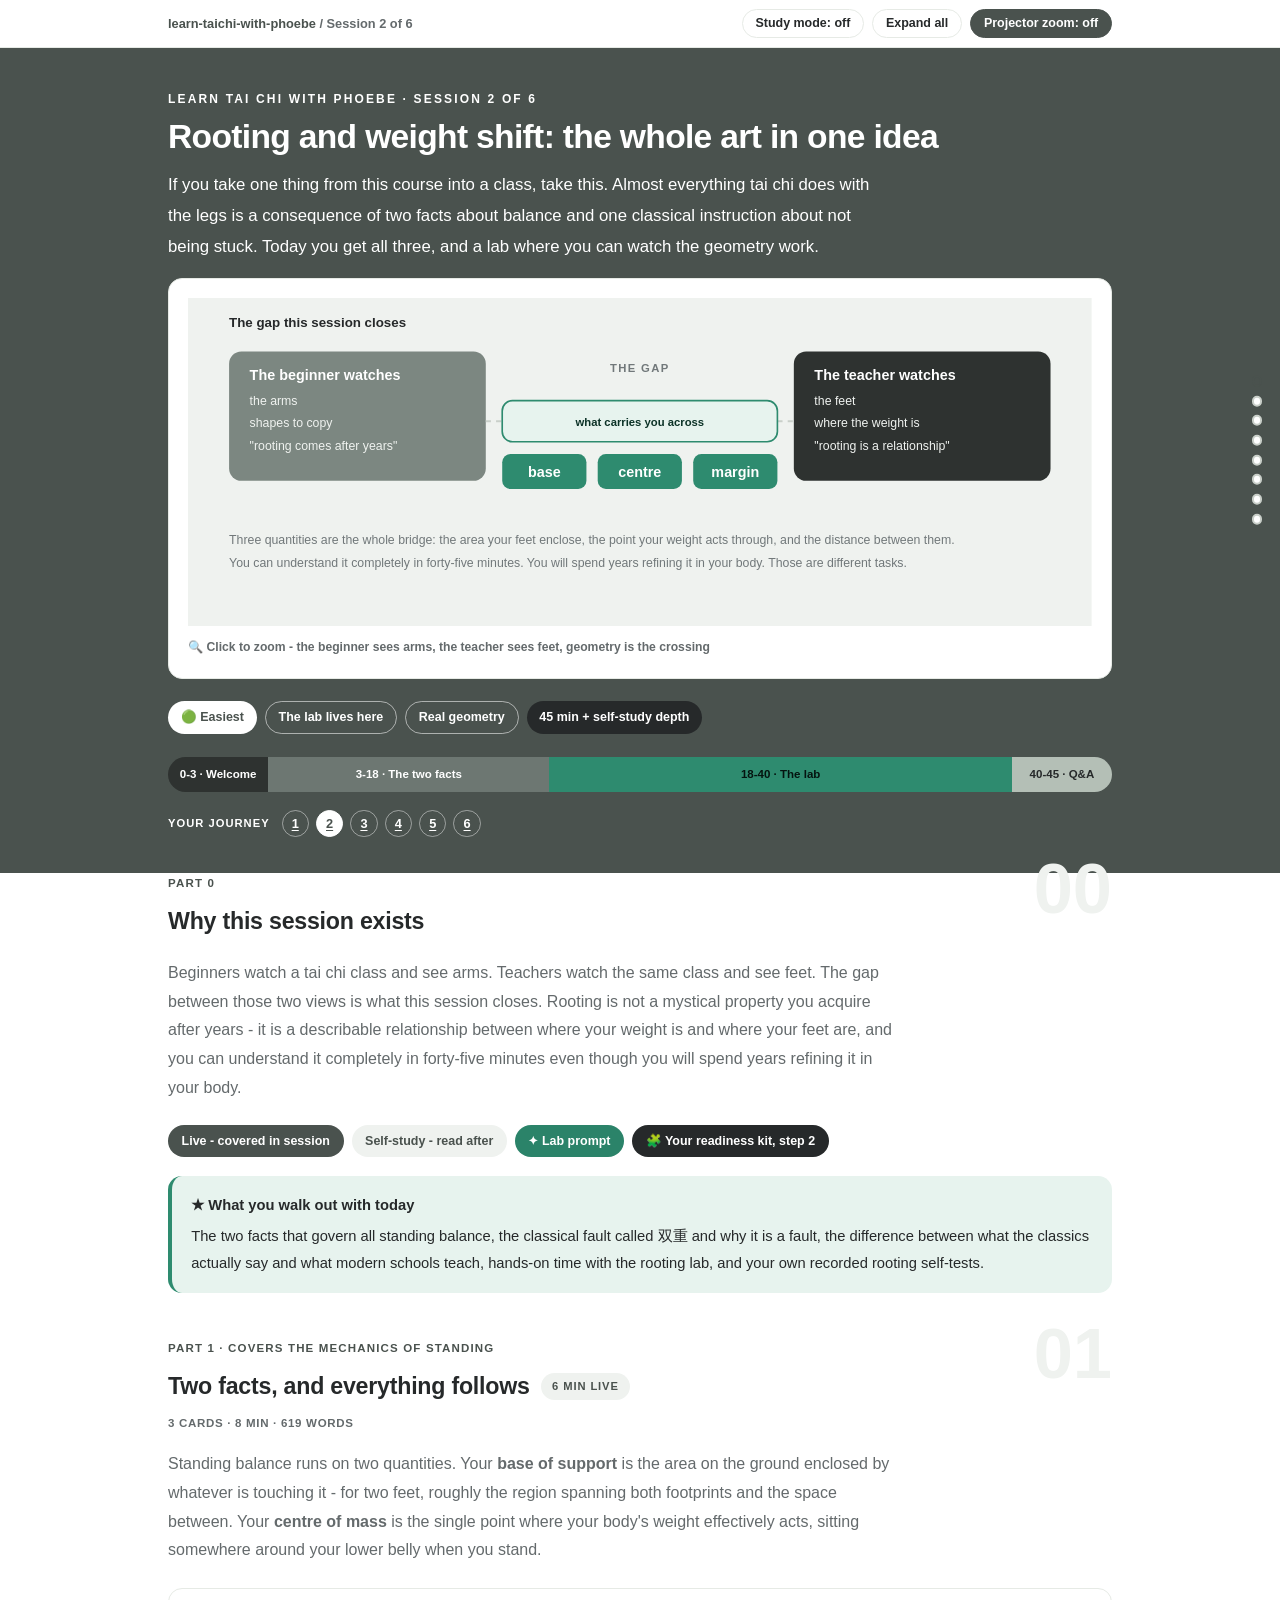
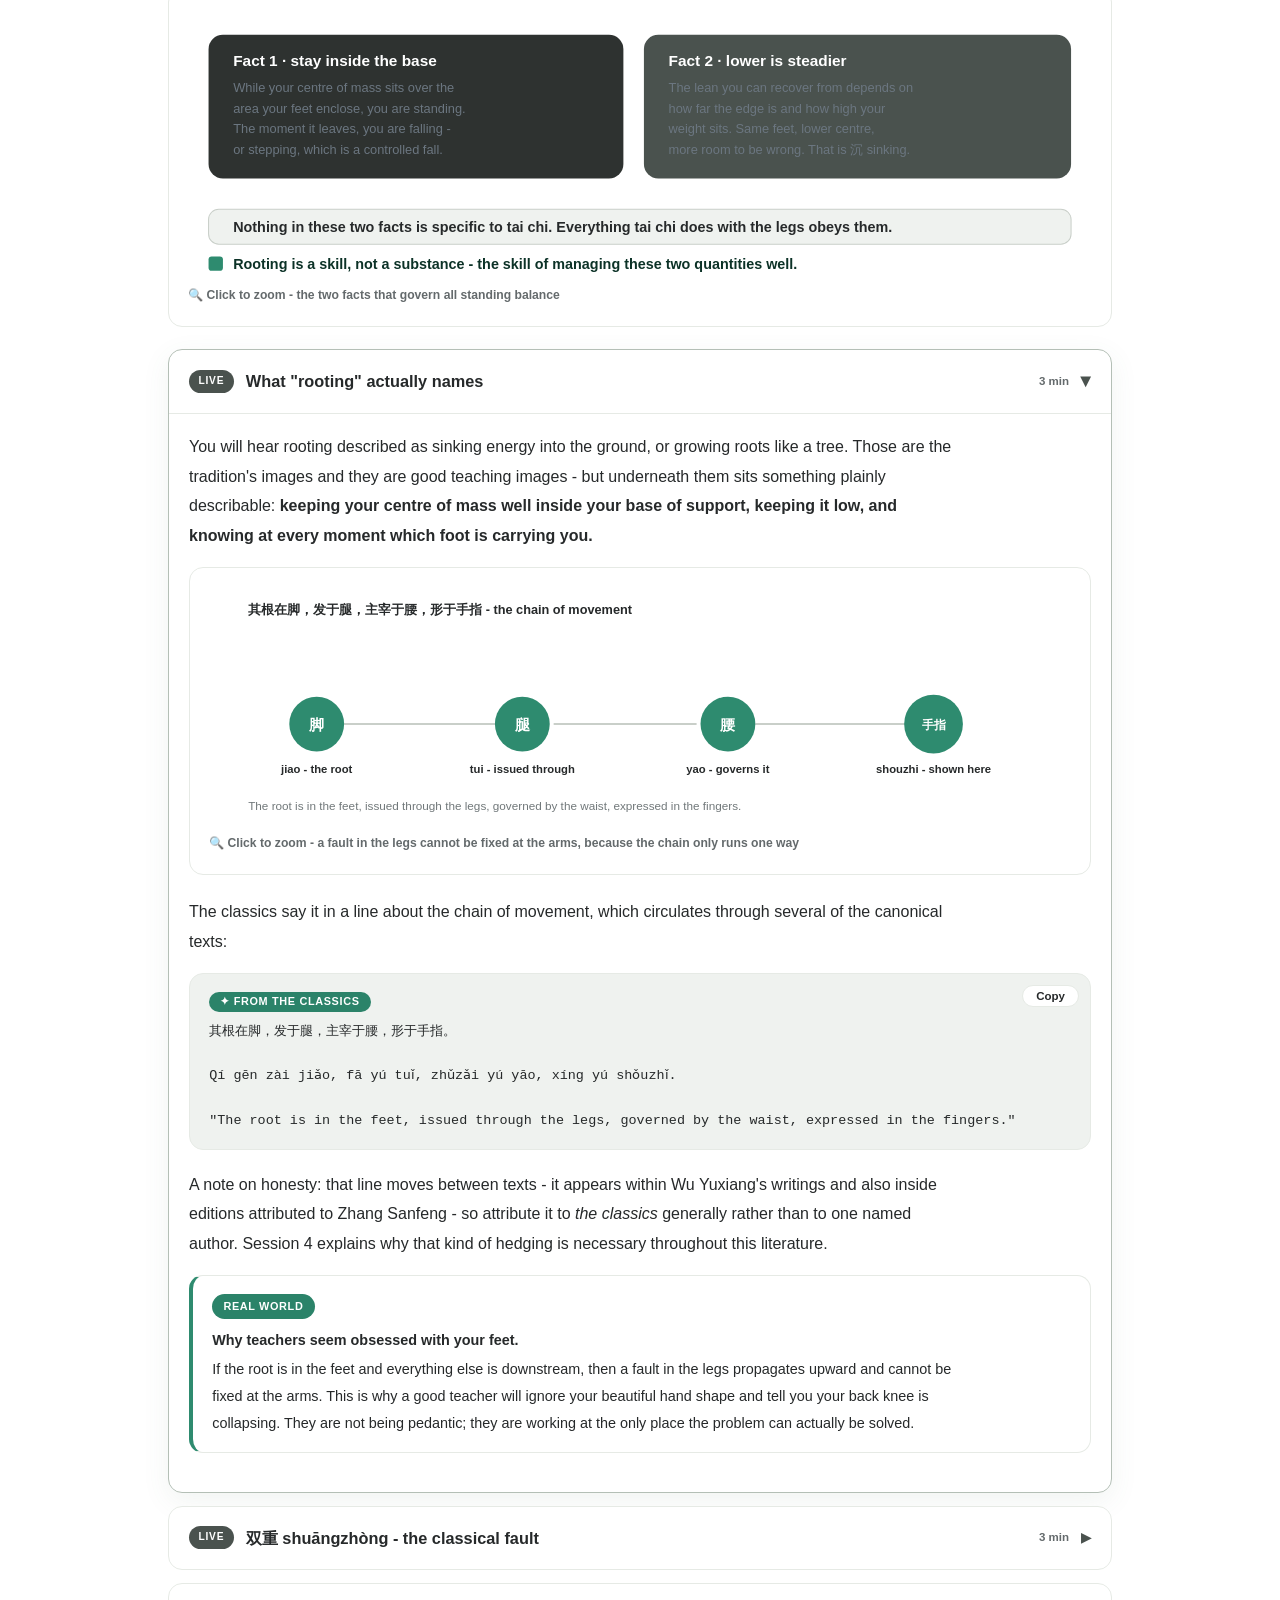
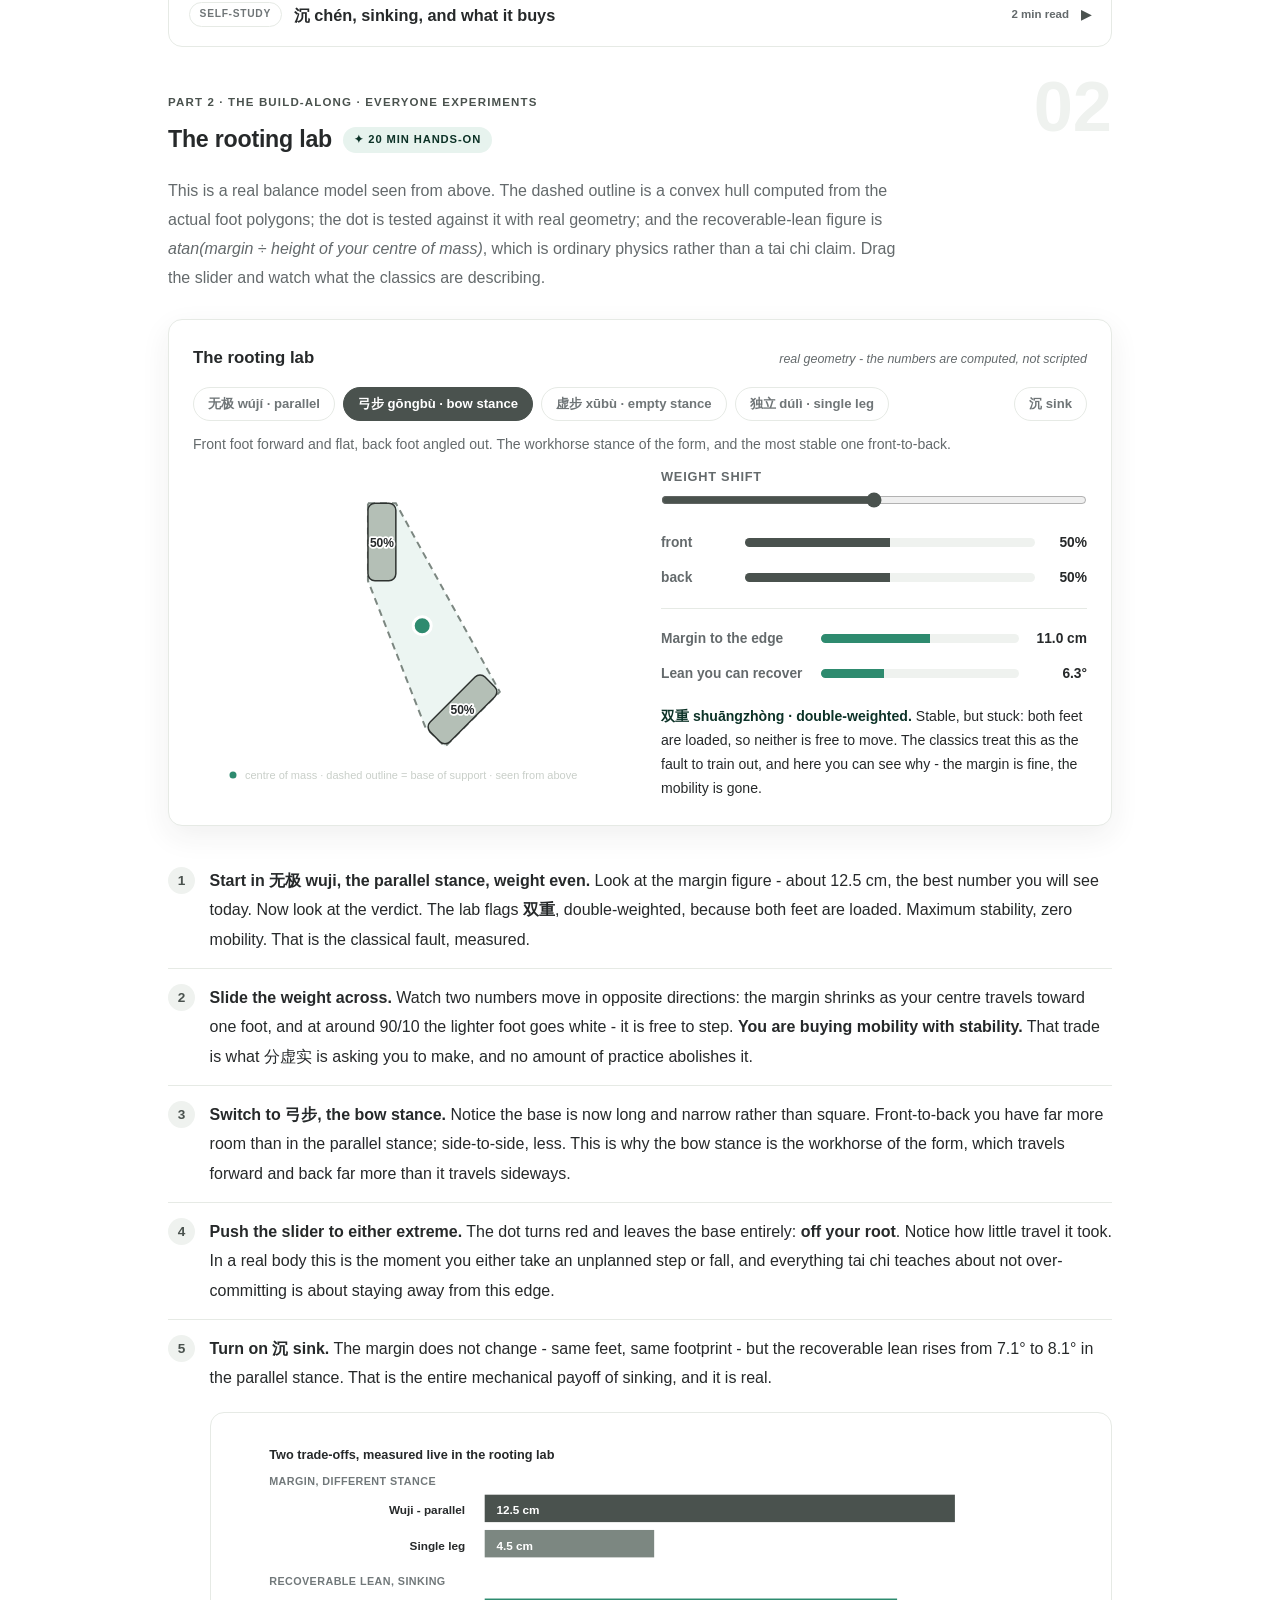
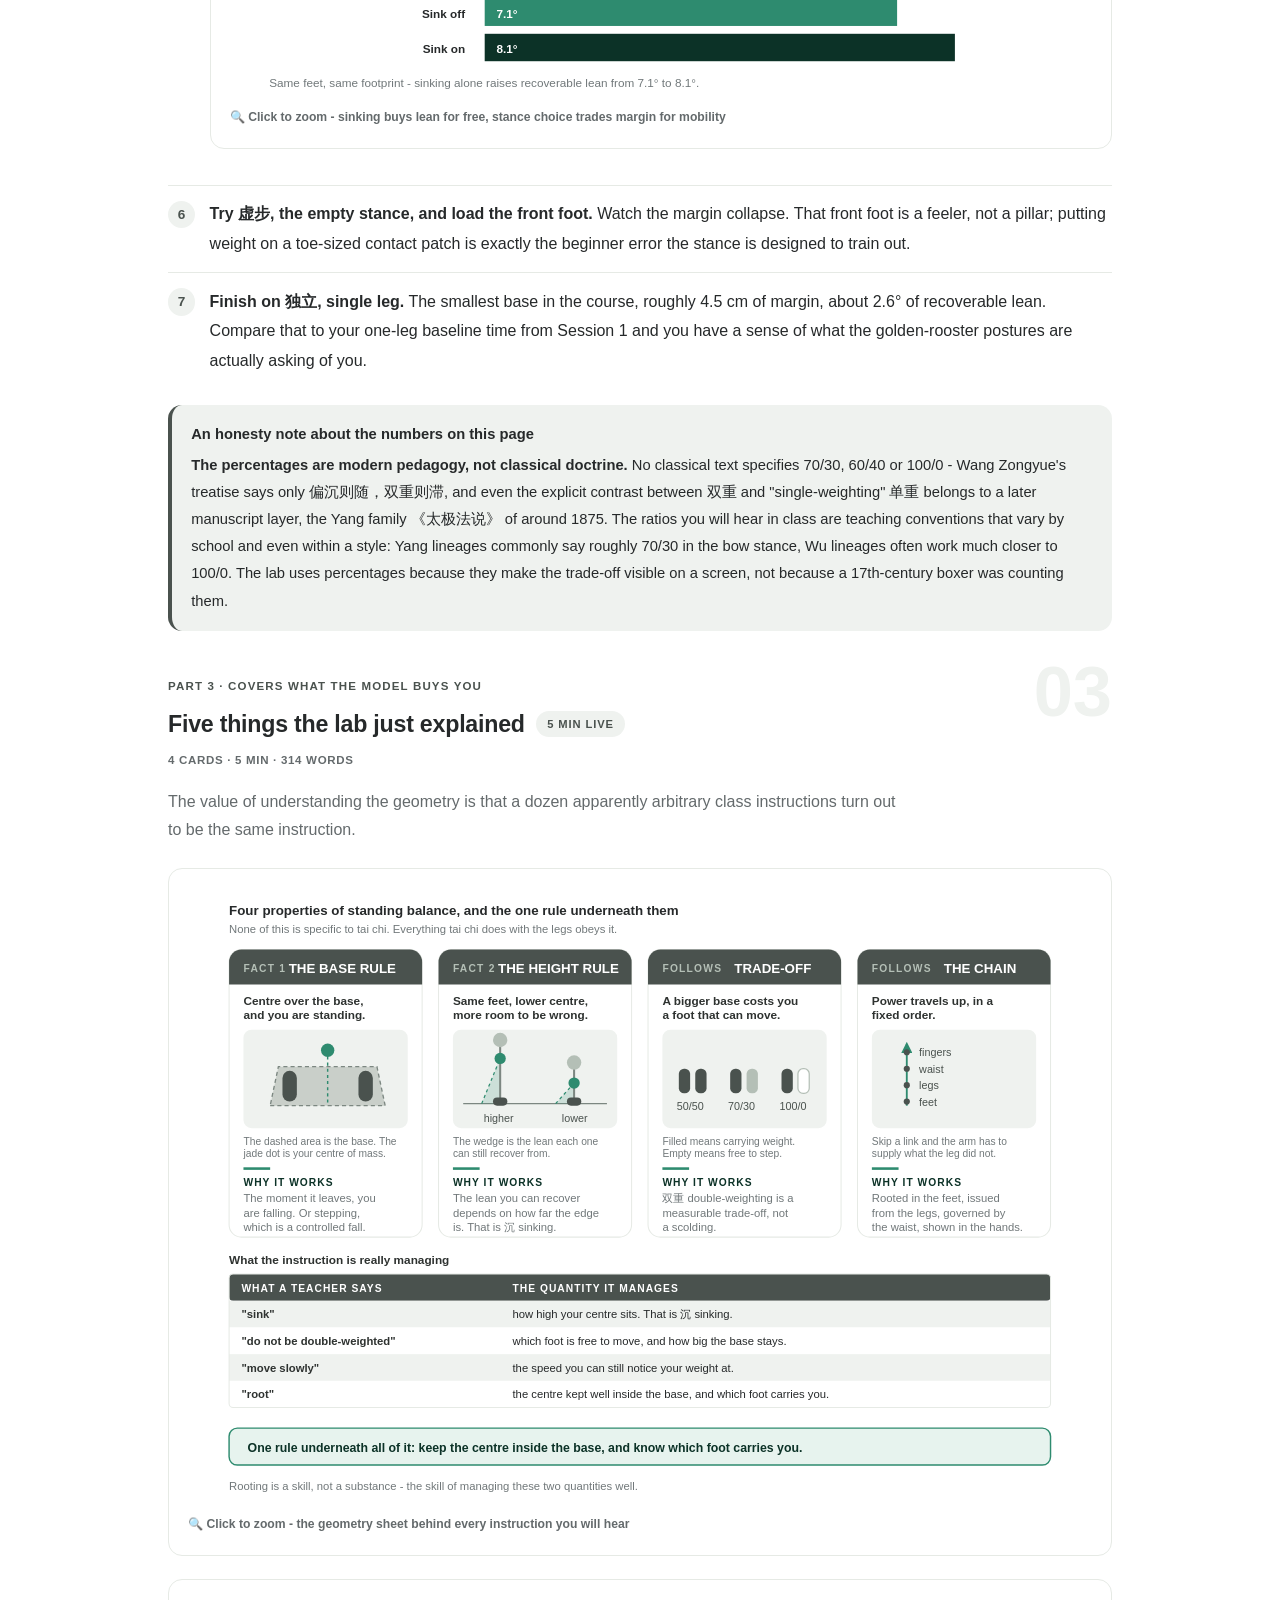
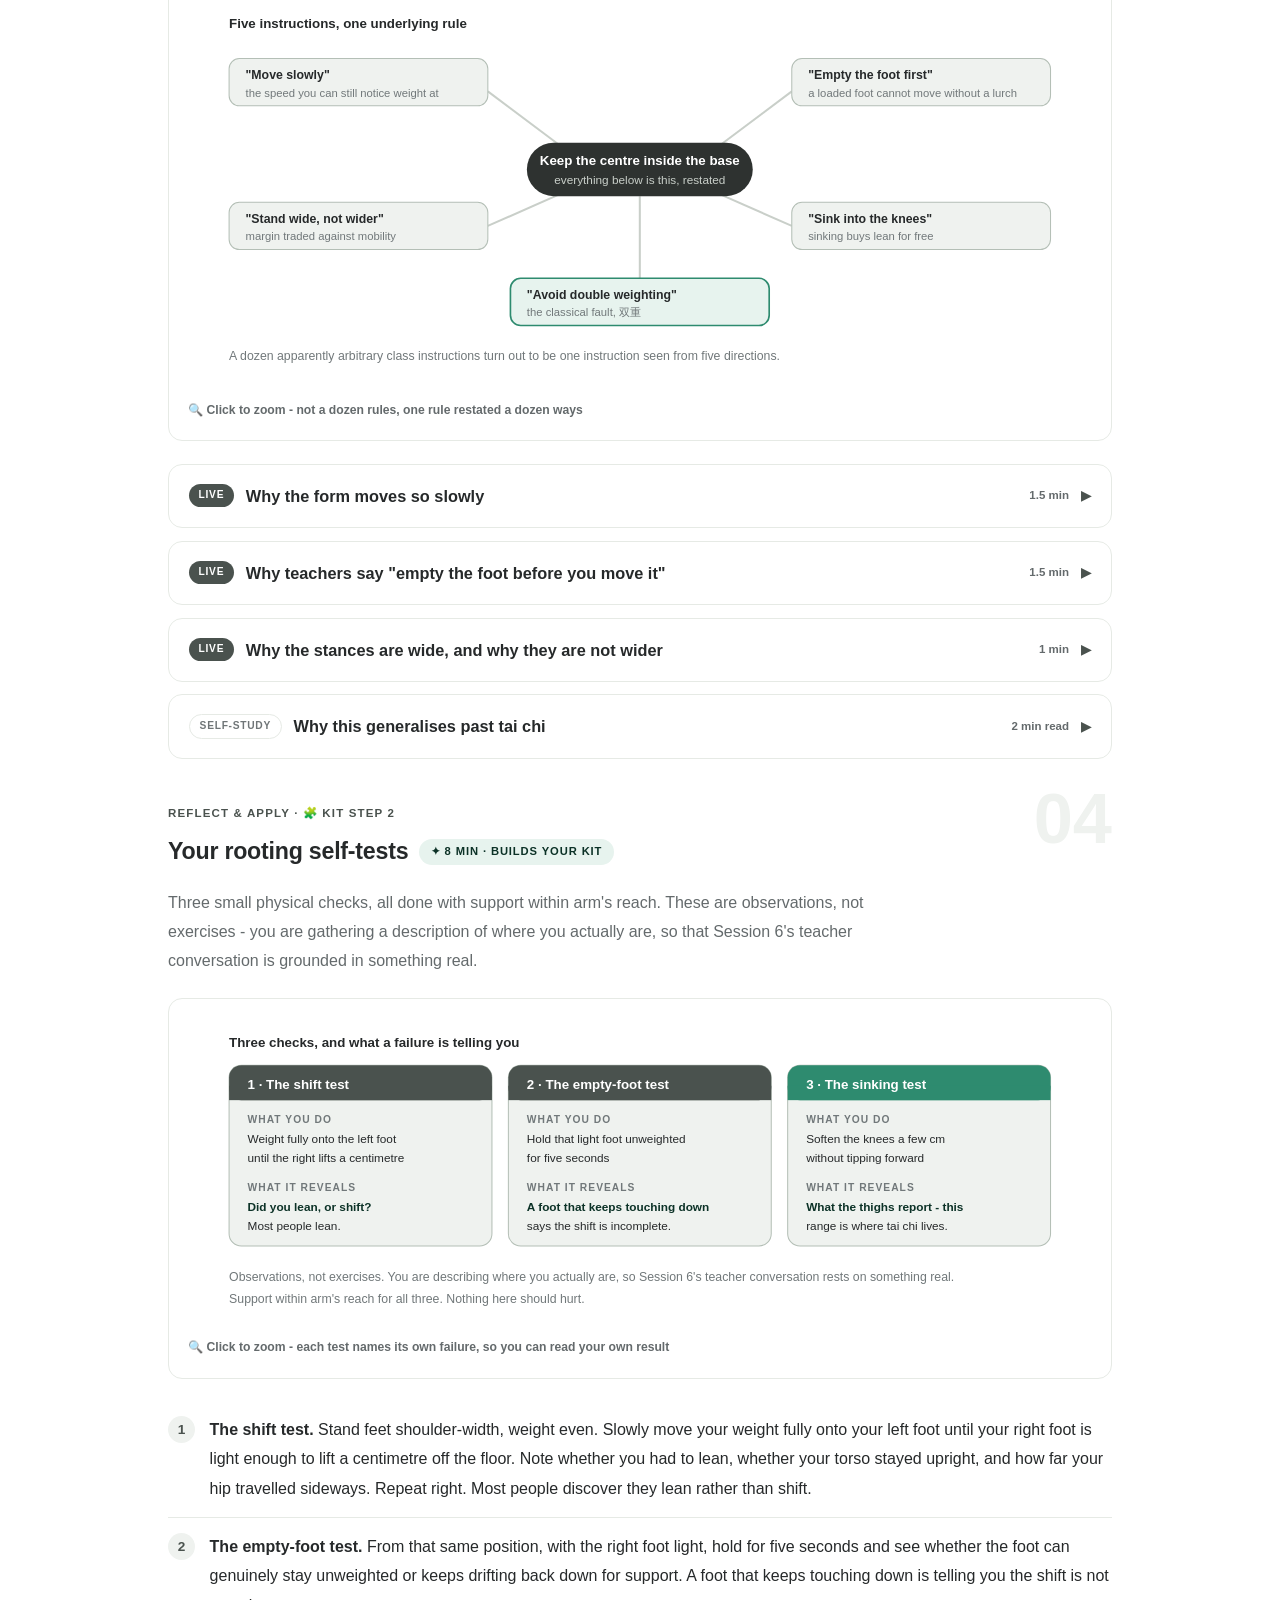
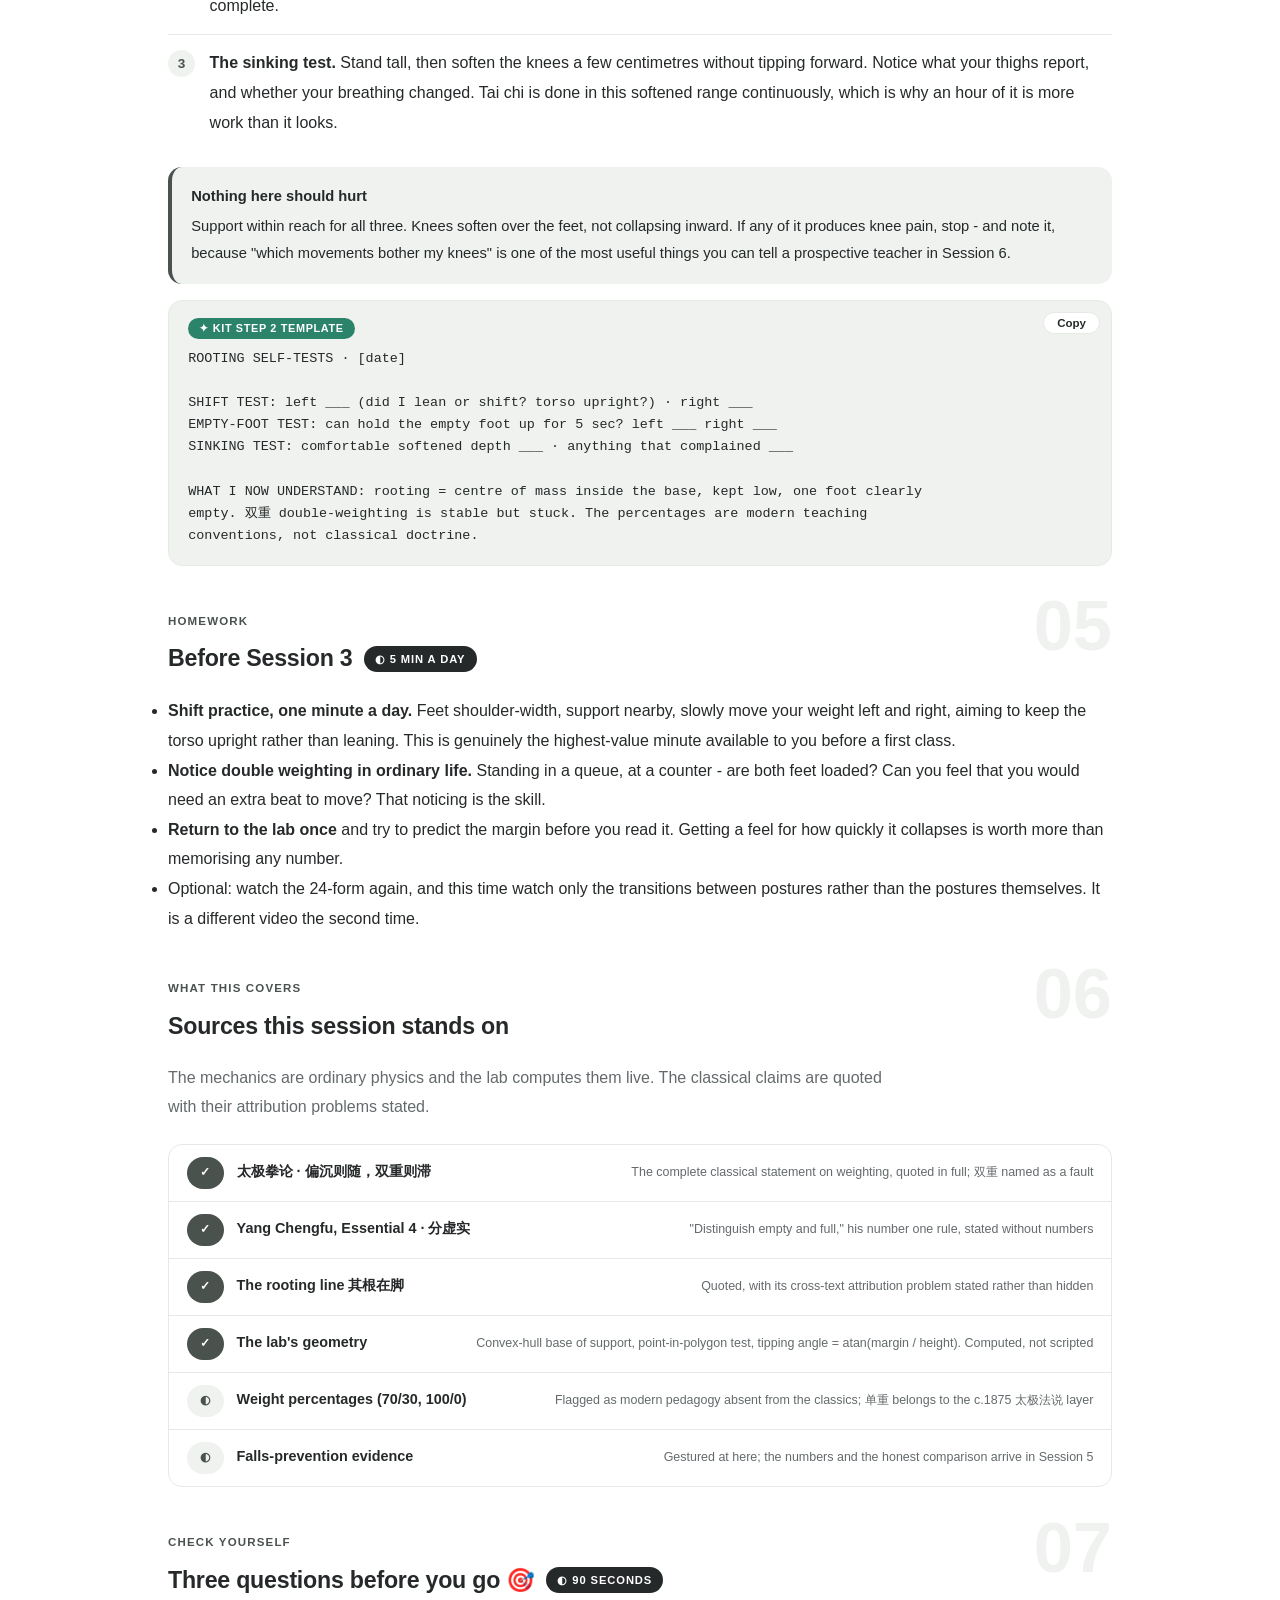
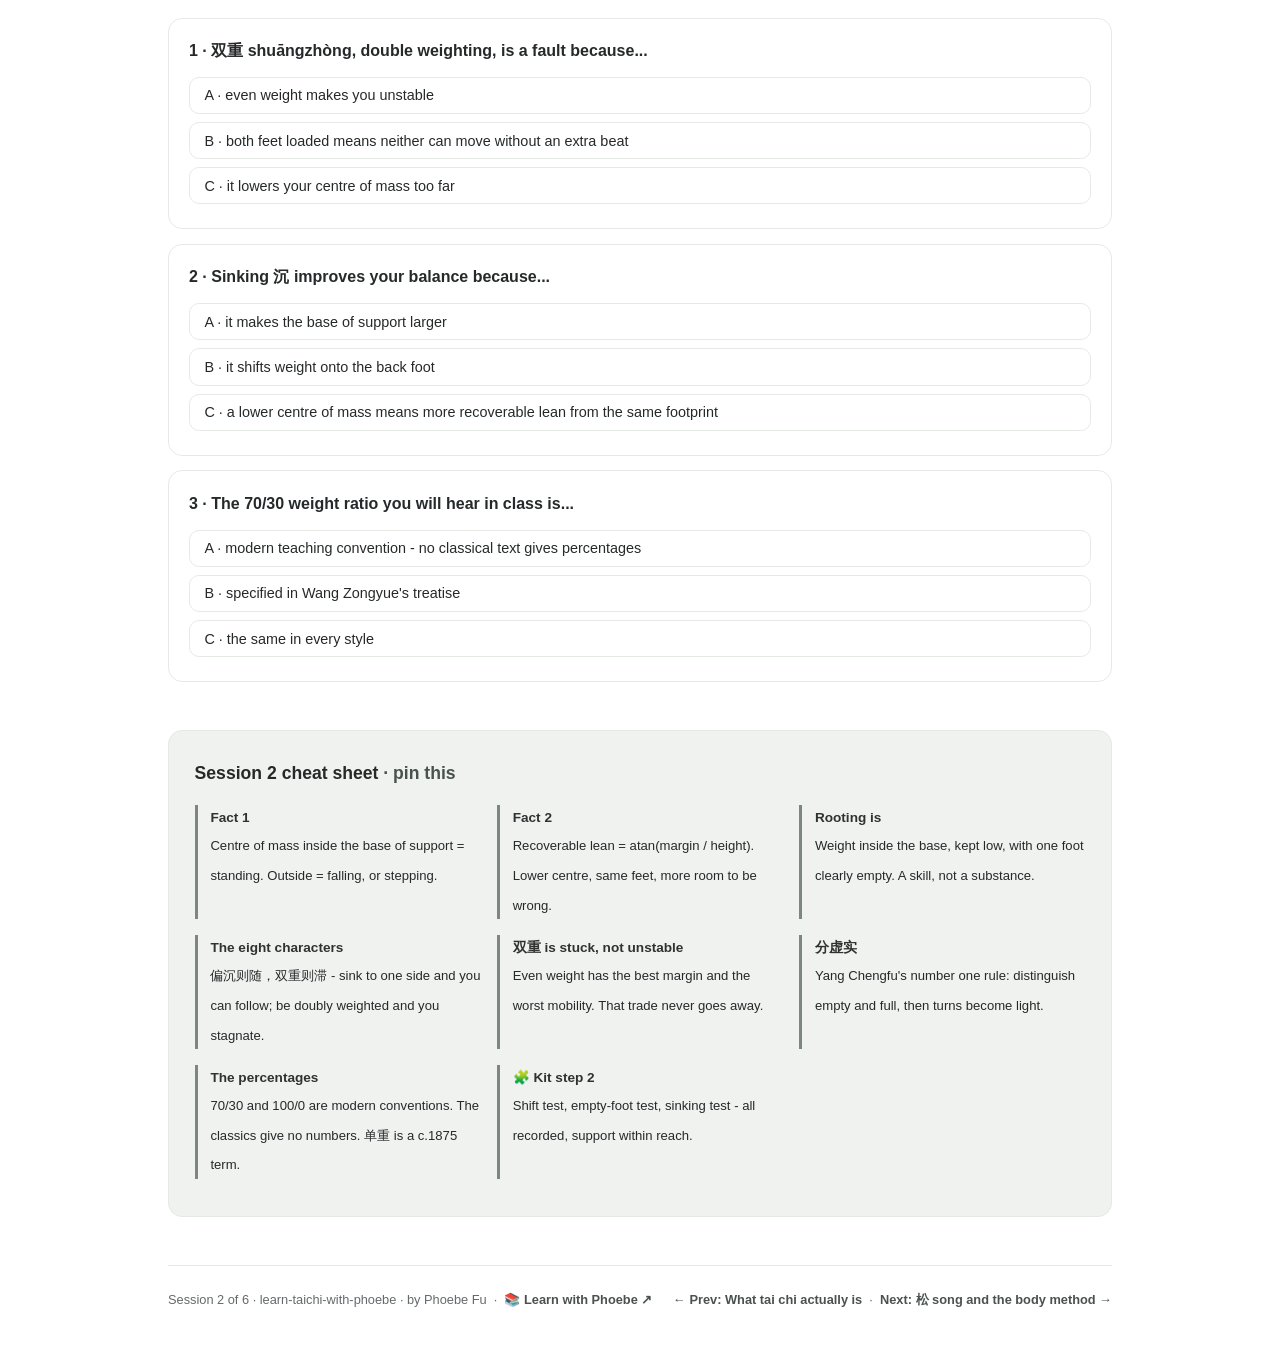
<file: courses/02-rooting.html>
<!DOCTYPE html>
<html lang="en">
<head>
<meta charset="UTF-8">
<meta name="viewport" content="width=device-width, initial-scale=1.0">
<!-- social:start -->
<meta name="description" content="Beginners watch a tai chi class and see arms. Teachers watch the same class and see feet. The gap between those two views is what this session closes. Rooting is not a mystical property you...">
<meta property="og:type" content="article">
<meta property="og:site_name" content="Learn with Phoebe">
<meta property="og:title" content="Rooting and weight shift: the whole art in one idea - learn taichi with phoebe">
<meta property="og:description" content="Beginners watch a tai chi class and see arms. Teachers watch the same class and see feet. The gap between those two views is what this session closes. Rooting is not a mystical property you...">
<meta property="og:url" content="https://phoebefu6.github.io/learn-taichi-with-phoebe/courses/02-rooting.html">
<meta property="og:image" content="https://phoebefu6.github.io/learn-taichi-with-phoebe/assets/og-cover.png">
<meta property="og:image:width" content="1200">
<meta property="og:image:height" content="630">
<meta name="twitter:card" content="summary_large_image">
<meta name="twitter:title" content="Rooting and weight shift: the whole art in one idea - learn taichi with phoebe">
<meta name="twitter:description" content="Beginners watch a tai chi class and see arms. Teachers watch the same class and see feet. The gap between those two views is what this session closes. Rooting is not a mystical property you...">
<meta name="twitter:image" content="https://phoebefu6.github.io/learn-taichi-with-phoebe/assets/og-cover.png">
<!-- social:end -->
<title>Session 2 · Rooting and weight shift - learn taichi with phoebe</title>
<link rel="stylesheet" href="../assets/style.css?v=29">
</head>
<body>

<div class="toolbar">
  <div class="wrap">
    <span class="crumb"><a href="../index.html">learn-taichi-with-phoebe</a> / Session 2 of 6</span>
    <button class="btn" id="toggle-all" type="button">Expand all</button>
    <button class="btn primary" id="zoom-toggle" type="button">Projector zoom: off</button>
  </div>
</div>

<header class="masthead">
  <div class="wrap">
    <div class="eyebrow">Learn Tai Chi with Phoebe · Session 2 of 6</div>
    <h1>Rooting and weight shift: <span class="accent">the whole art</span> in one idea</h1>
    <p class="sub">If you take one thing from this course into a class, take this. Almost everything tai chi does with the legs is a consequence of two facts about balance and one classical instruction about not being stuck. Today you get all three, and a lab where you can watch the geometry work.</p>
<figure class="zoomable">
        <svg viewBox="0 0 880 320" xmlns="http://www.w3.org/2000/svg" role="img" aria-label="A bridge diagram. On the left platform, the beginner's view: watches the arms, sees shapes to copy, and treats rooting as a mystical property acquired after years. On the right platform, the teacher's view: watches the feet, sees where the weight is, and treats rooting as a describable relationship. Spanning the gap between them are the three supports this session provides: base of support, centre of mass, and the margin between them. The caption notes you can understand it completely in forty-five minutes and spend years refining it in your body.">
        <style>
          .t2brT { font: 700 13px Inter, sans-serif; fill: #26292A; }
          .t2brH { font: 800 14px Inter, sans-serif; fill: #FFFFFF; }
          .t2brL { font: 400 12px Inter, sans-serif; fill: #EFF2EF; }
          .t2brS { font: 700 11px Inter, sans-serif; fill: #0C3227; }
          .t2brG { font: 700 11px Inter, sans-serif; fill: #71787A; letter-spacing: .12em; }
          .t2brN { font: 400 12px Inter, sans-serif; fill: #71787A; }
        </style>
        <rect x="0" y="0" width="880" height="320" fill="#EFF2EF"/>
        <text class="t2brT" x="40" y="28">The gap this session closes</text>

        <rect x="40" y="52" width="250" height="126" rx="12" fill="#7C8781"/>
        <text class="t2brH" x="60" y="80">The beginner watches</text>
        <text class="t2brL" x="60" y="104">the arms</text>
        <text class="t2brL" x="60" y="126">shapes to copy</text>
        <text class="t2brL" x="60" y="148">"rooting comes after years"</text>

        <rect x="590" y="52" width="250" height="126" rx="12" fill="#2E3230"/>
        <text class="t2brH" x="610" y="80">The teacher watches</text>
        <text class="t2brL" x="610" y="104">the feet</text>
        <text class="t2brL" x="610" y="126">where the weight is</text>
        <text class="t2brL" x="610" y="148">"rooting is a relationship"</text>

        <text class="t2brG" x="440" y="72" text-anchor="middle">THE GAP</text>
        <path d="M290,120 L306,120 M574,120 L590,120" stroke="#C9CFC9" stroke-width="2" stroke-dasharray="5 5"/>

        <rect x="306" y="100" width="268" height="40" rx="10" fill="#E7F3EE" stroke="#2E8B6F" stroke-width="1.6"/>
        <text class="t2brS" x="440" y="125" text-anchor="middle">what carries you across</text>

        <rect x="306" y="152" width="82" height="34" rx="8" fill="#2E8B6F"/>
        <text class="t2brH" x="347" y="174" text-anchor="middle">base</text>
        <rect x="399" y="152" width="82" height="34" rx="8" fill="#2E8B6F"/>
        <text class="t2brH" x="440" y="174" text-anchor="middle">centre</text>
        <rect x="492" y="152" width="82" height="34" rx="8" fill="#2E8B6F"/>
        <text class="t2brH" x="533" y="174" text-anchor="middle">margin</text>

        <text class="t2brN" x="40" y="240">Three quantities are the whole bridge: the area your feet enclose, the point your weight acts through, and the distance between them.</text>
        <text class="t2brN" x="40" y="262">You can understand it completely in forty-five minutes. You will spend years refining it in your body. Those are different tasks.</text>
        </svg>
        <figcaption>🔍 Click to zoom - the beginner sees arms, the teacher sees feet, geometry is the crossing</figcaption>
      </figure>

    <div class="chip-row">
      <span class="chip level">🟢 Easiest</span>
      <span class="chip audience">The lab lives here</span>
      <span class="chip audience">Real geometry</span>
      <span class="chip time">45 min + self-study depth</span>
    </div>
    <div class="agenda">
      <span class="a1" style="flex:1">0-3 · Welcome</span>
      <span class="a2" style="flex:3">3-18 · The two facts</span>
      <span class="a3" style="flex:5">18-40 · The lab</span>
      <span class="a4" style="flex:1">40-45 · Q&amp;A</span>
    </div>
  </div>
</header>

<main class="wrap">

  <!-- ============ INTRO ============ -->
  <section class="section" id="intro">
    <div class="section-kicker">
      <span class="klabel">Part 0</span>
      <h2>Why this session exists</h2>
    </div>
    <p class="lede">Beginners watch a tai chi class and see arms. Teachers watch the same class and see feet. The gap between those two views is what this session closes. Rooting is not a mystical property you acquire after years - it is a describable relationship between where your weight is and where your feet are, and you can understand it completely in forty-five minutes even though you will spend years refining it in your body.</p>
    <div class="legend">
      <span class="pill solid">Live - covered in session</span>
      <span class="pill light">Self-study - read after</span>
      <span class="pill peach">✦ Lab prompt</span>
      <span class="pill inkpill">🧩 Your readiness kit, step 2</span>
    </div>
    <div class="callout win">
      <strong>★ What you walk out with today</strong>
      The two facts that govern all standing balance, the classical fault called 双重 and why it is a fault, the difference between what the classics actually say and what modern schools teach, hands-on time with the rooting lab, and your own recorded rooting self-tests.
    </div>
  </section>

  <!-- ============ PART 1: THE TWO FACTS ============ -->
  <section class="section" id="two-facts">
    <div class="section-kicker">
      <span class="klabel">Part 1 · covers the mechanics of standing</span>
      <h2>Two facts, and everything follows <span class="tag concept">6 min live</span></h2>
    </div>
    <p class="lede">Standing balance runs on two quantities. Your <strong>base of support</strong> is the area on the ground enclosed by whatever is touching it - for two feet, roughly the region spanning both footprints and the space between. Your <strong>centre of mass</strong> is the single point where your body's weight effectively acts, sitting somewhere around your lower belly when you stand.</p>

    <figure class="zoomable">
      <svg viewBox="0 0 880 260" xmlns="http://www.w3.org/2000/svg" role="img" aria-label="Two facts of balance: centre of mass inside the base of support, and lower centre of mass giving more recoverable lean">
        <style>
          .r2T { font: 700 15px Inter, sans-serif; fill: #FFFFFF; }
          .r2X { font: 400 12.5px Inter, sans-serif; fill: #6B7680; }
          .r2I { font: 700 14px Inter, sans-serif; fill: #26292A; }
          .r2N { font: 600 14px Inter, sans-serif; fill: #0C3227; }
        </style>
        <rect x="20" y="26" width="404" height="140" rx="14" fill="#2E3230"/>
        <text class="r2T" x="44" y="56">Fact 1 · stay inside the base</text>
        <text class="r2X" x="44" y="82" fill="#E9EDE9">While your centre of mass sits over the</text>
        <text class="r2X" x="44" y="102" fill="#E9EDE9">area your feet enclose, you are standing.</text>
        <text class="r2X" x="44" y="122" fill="#E9EDE9">The moment it leaves, you are falling -</text>
        <text class="r2X" x="44" y="142" fill="#E9EDE9">or stepping, which is a controlled fall.</text>
        <rect x="444" y="26" width="416" height="140" rx="14" fill="#4A524E"/>
        <text class="r2T" x="468" y="56">Fact 2 · lower is steadier</text>
        <text class="r2X" x="468" y="82" fill="#E9EDE9">The lean you can recover from depends on</text>
        <text class="r2X" x="468" y="102" fill="#E9EDE9">how far the edge is and how high your</text>
        <text class="r2X" x="468" y="122" fill="#E9EDE9">weight sits. Same feet, lower centre,</text>
        <text class="r2X" x="468" y="142" fill="#E9EDE9">more room to be wrong. That is 沉 sinking.</text>
        <rect x="20" y="196" width="840" height="34" rx="10" fill="#EFF2EF" stroke="#C9CFC9"/>
        <text class="r2I" x="44" y="218">Nothing in these two facts is specific to tai chi. Everything tai chi does with the legs obeys them.</text>
        <rect x="20" y="242" width="14" height="14" rx="3" fill="#2E8B6F"/>
        <text class="r2N" x="44" y="254">Rooting is a skill, not a substance - the skill of managing these two quantities well.</text>
      </svg>
      <figcaption>🔍 Click to zoom - the two facts that govern all standing balance</figcaption>
    </figure>

    <details class="card" open>
      <summary><span class="mode live">Live</span>What "rooting" actually names<span class="mini">3 min</span><span class="caret">▶</span></summary>
      <div class="body">
        <p>You will hear rooting described as sinking energy into the ground, or growing roots like a tree. Those are the tradition's images and they are good teaching images - but underneath them sits something plainly describable: <strong>keeping your centre of mass well inside your base of support, keeping it low, and knowing at every moment which foot is carrying you.</strong></p>
<figure class="zoomable">
  <svg viewBox="0 0 880 240" xmlns="http://www.w3.org/2000/svg" role="img" aria-label="A four stage sequence diagram of the classical chain of movement: the root is in the feet, issued through the legs, governed by the waist, and expressed in the fingers, shown as four connected nodes running from foot to fingers.">
    <style>
      .t2chT { font: 700 13px Inter, sans-serif; fill: #26292A; }
      .t2chC { font: 700 15px Inter, sans-serif; fill: #FFFFFF; }
      .t2chC2 { font: 700 12px Inter, sans-serif; fill: #FFFFFF; }
      .t2chL { font: 600 11.5px Inter, sans-serif; fill: #26292A; }
      .t2chN { font: 400 12px Inter, sans-serif; fill: #71787A; }
    </style>
    <rect x="0" y="0" width="880" height="240" fill="#FFFFFF"/>
    <text class="t2chT" x="40" y="28">其根在脚，发于腿，主宰于腰，形于手指 - the chain of movement</text>

    <line x1="138" y1="140" x2="292" y2="140" stroke="#C9CFC9" stroke-width="2"/>
    <line x1="352" y1="140" x2="498" y2="140" stroke="#C9CFC9" stroke-width="2"/>
    <line x1="558" y1="140" x2="712" y2="140" stroke="#C9CFC9" stroke-width="2"/>

    <circle cx="110" cy="140" r="28" fill="#2E8B6F"/>
    <text class="t2chC" x="110" y="146" text-anchor="middle">脚</text>
    <text class="t2chL" x="110" y="190" text-anchor="middle">jiao - the root</text>

    <circle cx="320" cy="140" r="28" fill="#2E8B6F"/>
    <text class="t2chC" x="320" y="146" text-anchor="middle">腿</text>
    <text class="t2chL" x="320" y="190" text-anchor="middle">tui - issued through</text>

    <circle cx="530" cy="140" r="28" fill="#2E8B6F"/>
    <text class="t2chC" x="530" y="146" text-anchor="middle">腰</text>
    <text class="t2chL" x="530" y="190" text-anchor="middle">yao - governs it</text>

    <circle cx="740" cy="140" r="30" fill="#2E8B6F"/>
    <text class="t2chC2" x="740" y="145" text-anchor="middle">手指</text>
    <text class="t2chL" x="740" y="190" text-anchor="middle">shouzhi - shown here</text>

    <text class="t2chN" x="40" y="228">The root is in the feet, issued through the legs, governed by the waist, expressed in the fingers.</text>
  </svg>
  <figcaption>🔍 Click to zoom - a fault in the legs cannot be fixed at the arms, because the chain only runs one way</figcaption>
</figure>

        <p>The classics say it in a line about the chain of movement, which circulates through several of the canonical texts:</p>
        <div class="prompt-box good"><span class="label">✦ From the classics</span>其根在脚，发于腿，主宰于腰，形于手指。

Qí gēn zài jiǎo, fā yú tuǐ, zhǔzǎi yú yāo, xíng yú shǒuzhǐ.

"The root is in the feet, issued through the legs, governed by the waist, expressed in the fingers."</div>
        <p>A note on honesty: that line moves between texts - it appears within Wu Yuxiang's writings and also inside editions attributed to Zhang Sanfeng - so attribute it to <em>the classics</em> generally rather than to one named author. Session 4 explains why that kind of hedging is necessary throughout this literature.</p>
        <div class="callout example">
          <span class="ex-pill">Real world</span>
          <p><strong>Why teachers seem obsessed with your feet.</strong> If the root is in the feet and everything else is downstream, then a fault in the legs propagates upward and cannot be fixed at the arms. This is why a good teacher will ignore your beautiful hand shape and tell you your back knee is collapsing. They are not being pedantic; they are working at the only place the problem can actually be solved.</p>
        </div>
      </div>
    </details>

    <details class="card">
      <summary><span class="mode live">Live</span>双重 shuāngzhòng - the classical fault<span class="mini">3 min</span><span class="caret">▶</span></summary>
      <div class="body">
        <p>Wang Zongyue's 太极拳论, the most quoted text in the tradition, gives the whole doctrine of weighting in eight characters:</p>
        <div class="prompt-box good"><span class="label">✦ 太极拳论 · the eight characters</span>偏沉则随，双重则滞。

Piān chén zé suí, shuāng zhòng zé zhì.

"Sink to one side and you can follow; be doubly weighted and you stagnate."</div>
        <p>That is the entire classical statement. <strong>双重 shuāngzhòng, "double weighting," is named as a fault</strong> - not because even weight is unstable, but because it is <em>stuck</em>. If both legs are loaded, neither can move without first unloading, and that extra beat is the one your partner uses.</p>
        <p>Yang Chengfu makes the same point in his fourth essential, 分虚实 <em>fēn xū shí</em>, "distinguish empty and full," which he calls the number one rule: shift onto one leg, that leg is 实 <em>shí</em> solid, the other is 虚 <em>xū</em> empty, and only then are turns "light, nimble and almost without effort."</p>
      </div>
    </details>

    <details class="card">
      <summary><span class="mode self">Self-study</span>沉 chén, sinking, and what it buys<span class="mini">2 min read</span><span class="caret">▶</span></summary>
      <div class="body">
        <p>Sinking runs all through the Ten Essentials you meet properly in Session 3. Essential 2, 含胸拔背, links containing the chest to 气沉丹田 - sinking the breath to the lower belly. Essential 5 is 沉肩坠肘, sinking the shoulders and dropping the elbows.</p>
        <p>Mechanically, sinking lowers your centre of mass without changing your footprint, and Fact 2 says that buys you more recoverable lean from exactly the same feet. You can watch that number move in the lab in a moment. It is one of the places where a traditional instruction and ordinary physics say precisely the same thing, and it is worth noticing that they do - not every instruction in this tradition has that property.</p>
      </div>
    </details>
  </section>

  <!-- ============ PART 2: THE LAB ============ -->
  <section class="section" id="lab">
    <div class="section-kicker">
      <span class="klabel">Part 2 · the build-along · everyone experiments</span>
      <h2>The rooting lab <span class="tag demo">✦ 20 min hands-on</span></h2>
    </div>
    <p class="lede">This is a real balance model seen from above. The dashed outline is a convex hull computed from the actual foot polygons; the dot is tested against it with real geometry; and the recoverable-lean figure is <em>atan(margin ÷ height of your centre of mass)</em>, which is ordinary physics rather than a tai chi claim. Drag the slider and watch what the classics are describing.</p>

    <div class="tcbox"></div>

    <div class="steps">
      <div class="step"><p><strong>Start in 无极 wuji, the parallel stance, weight even.</strong> Look at the margin figure - about 12.5 cm, the best number you will see today. Now look at the verdict. The lab flags <strong>双重</strong>, double-weighted, because both feet are loaded. Maximum stability, zero mobility. That is the classical fault, measured.</p></div>
      <div class="step"><p><strong>Slide the weight across.</strong> Watch two numbers move in opposite directions: the margin shrinks as your centre travels toward one foot, and at around 90/10 the lighter foot goes white - it is free to step. <strong>You are buying mobility with stability.</strong> That trade is what 分虚实 is asking you to make, and no amount of practice abolishes it.</p></div>
      <div class="step"><p><strong>Switch to 弓步, the bow stance.</strong> Notice the base is now long and narrow rather than square. Front-to-back you have far more room than in the parallel stance; side-to-side, less. This is why the bow stance is the workhorse of the form, which travels forward and back far more than it travels sideways.</p></div>
      <div class="step"><p><strong>Push the slider to either extreme.</strong> The dot turns red and leaves the base entirely: <strong>off your root</strong>. Notice how little travel it took. In a real body this is the moment you either take an unplanned step or fall, and everything tai chi teaches about not over-committing is about staying away from this edge.</p></div>
      <div class="step"><p><strong>Turn on 沉 sink.</strong> The margin does not change - same feet, same footprint - but the recoverable lean rises from 7.1° to 8.1° in the parallel stance. That is the entire mechanical payoff of sinking, and it is real.</p>
<figure class="zoomable">
  <svg viewBox="0 0 880 270" xmlns="http://www.w3.org/2000/svg" role="img" aria-label="A bar chart of two measured trade-offs from the rooting lab: standing margin shrinks from 12.5 centimetres in the parallel wuji stance to 4.5 centimetres on a single leg, while recoverable lean in the same parallel stance rises from 7.1 to 8.1 degrees simply by sinking, with no change in footprint.">
    <style>
      .t2mgT { font: 700 13px Inter, sans-serif; fill: #26292A; }
      .t2mgG { font: 700 11px Inter, sans-serif; fill: #71787A; letter-spacing: .04em; }
      .t2mgL { font: 600 12px Inter, sans-serif; fill: #26292A; }
      .t2mgV { font: 700 12px Inter, sans-serif; fill: #FFFFFF; }
      .t2mgN { font: 400 12px Inter, sans-serif; fill: #71787A; }
    </style>
    <rect x="0" y="0" width="880" height="270" fill="#FFFFFF"/>
    <text class="t2mgT" x="40" y="28">Two trade-offs, measured live in the rooting lab</text>

    <text class="t2mgG" x="40" y="54">MARGIN, DIFFERENT STANCE</text>
    <text class="t2mgL" x="240" y="84" text-anchor="end">Wuji - parallel</text>
    <rect x="260" y="64" width="480" height="28" fill="#4A524E"/>
    <text class="t2mgV" x="272" y="84">12.5 cm</text>

    <text class="t2mgL" x="240" y="120" text-anchor="end">Single leg</text>
    <rect x="260" y="100" width="173" height="28" fill="#7C8781"/>
    <text class="t2mgV" x="272" y="120">4.5 cm</text>

    <text class="t2mgG" x="40" y="156">RECOVERABLE LEAN, SINKING</text>
    <text class="t2mgL" x="240" y="190" text-anchor="end">Sink off</text>
    <rect x="260" y="170" width="421" height="28" fill="#2E8B6F"/>
    <text class="t2mgV" x="272" y="190">7.1&#176;</text>

    <text class="t2mgL" x="240" y="226" text-anchor="end">Sink on</text>
    <rect x="260" y="206" width="480" height="28" fill="#0C3227"/>
    <text class="t2mgV" x="272" y="226">8.1&#176;</text>

    <text class="t2mgN" x="40" y="260">Same feet, same footprint - sinking alone raises recoverable lean from 7.1&#176; to 8.1&#176;.</text>
  </svg>
  <figcaption>🔍 Click to zoom - sinking buys lean for free, stance choice trades margin for mobility</figcaption>
</figure>
</div>
      <div class="step"><p><strong>Try 虚步, the empty stance, and load the front foot.</strong> Watch the margin collapse. That front foot is a feeler, not a pillar; putting weight on a toe-sized contact patch is exactly the beginner error the stance is designed to train out.</p></div>
      <div class="step"><p><strong>Finish on 独立, single leg.</strong> The smallest base in the course, roughly 4.5 cm of margin, about 2.6° of recoverable lean. Compare that to your one-leg baseline time from Session 1 and you have a sense of what the golden-rooster postures are actually asking of you.</p></div>
    </div>

    <div class="callout tip">
      <strong>An honesty note about the numbers on this page</strong>
      <strong>The percentages are modern pedagogy, not classical doctrine.</strong> No classical text specifies 70/30, 60/40 or 100/0 - Wang Zongyue's treatise says only 偏沉则随，双重则滞, and even the explicit contrast between 双重 and "single-weighting" 单重 belongs to a later manuscript layer, the Yang family 《太极法说》 of around 1875. The ratios you will hear in class are teaching conventions that vary by school and even within a style: Yang lineages commonly say roughly 70/30 in the bow stance, Wu lineages often work much closer to 100/0. The lab uses percentages because they make the trade-off visible on a screen, not because a 17th-century boxer was counting them.
    </div>
  </section>

  <!-- ============ PART 3: WHAT THIS EXPLAINS ============ -->
  <section class="section" id="explains">
    <div class="section-kicker">
      <span class="klabel">Part 3 · covers what the model buys you</span>
      <h2>Five things the lab just explained <span class="tag concept">5 min live</span></h2>
    </div>
    <p class="lede">The value of understanding the geometry is that a dozen apparently arbitrary class instructions turn out to be the same instruction.</p>
<figure class="zoomable">
        <svg viewBox="0 0 880 600" xmlns="http://www.w3.org/2000/svg" role="img" aria-label="A reference sheet of standing balance: two facts, and two things that follow from them. Fact one, the base rule: while the centre of mass sits over the area the feet enclose you are standing, and leaving it is falling or stepping. Fact two, the height rule: the same feet with a lower centre give more room to be wrong, which is what sinking names. It follows that there is a trade-off: an even weight split gives the biggest base but leaves no foot free to move, while standing on one leg gives mobility and the smallest base. It also follows that there is a chain: force roots in the feet, issues from the legs, is governed by the waist and expressed in the fingers. A summary table translates four things a teacher says into the quantity each one manages, and a closing band gives the single rule underneath all of it: keep the centre inside the base and know which foot carries you.">
        <defs>
          <marker id="t2csAh" viewBox="0 0 10 10" refX="8" refY="5" markerWidth="6" markerHeight="6" orient="auto-start-reverse">
            <path d="M 0 0 L 10 5 L 0 10 z" fill="#2E8B6F"/>
          </marker>
        </defs>
        <style>
          .t2csT { font: 700 13px Inter, sans-serif; fill: #26292A; }
          .t2csS { font: 400 11px Inter, sans-serif; fill: #71787A; }
          .t2csK { font: 700 10px Inter, sans-serif; fill: #B4BFB6; letter-spacing: .12em; }
          .t2csW { font: 800 13px Inter, sans-serif; fill: #FFFFFF; }
          .t2csR { font: 700 11.5px Inter, sans-serif; fill: #2E3230; }
          .t2csD { font: 400 10px Inter, sans-serif; fill: #71787A; }
          .t2csC { font: 400 10.5px Inter, sans-serif; fill: #4A524E; }
          .t2csWK { font: 700 10px Inter, sans-serif; fill: #0C3227; letter-spacing: .1em; }
          .t2csWhy { font: 400 11px Inter, sans-serif; fill: #71787A; }
          .t2csTH { font: 700 10px Inter, sans-serif; fill: #FFFFFF; letter-spacing: .1em; }
          .t2csRH { font: 700 11px Inter, sans-serif; fill: #2E3230; }
          .t2csRB { font: 400 11px Inter, sans-serif; fill: #26292A; }
          .t2csBand { font: 700 12px Inter, sans-serif; fill: #0C3227; }
          .t2csN { font: 400 11px Inter, sans-serif; fill: #71787A; }
        </style>
        <rect x="0" y="0" width="880" height="600" fill="#FFFFFF"/>
        <text class="t2csT" x="40" y="26">Four properties of standing balance, and the one rule underneath them</text>
        <text class="t2csS" x="40" y="44">None of this is specific to tai chi. Everything tai chi does with the legs obeys it.</text>

        <!-- 01 THE BASE RULE -->
        <rect x="40" y="60" width="188" height="280" rx="12" fill="#FFFFFF" stroke="#E6EAE5"/>
        <path d="M52 60 h164 a12 12 0 0 1 12 12 v22 h-188 v-22 a12 12 0 0 1 12 -12 z" fill="#4A524E"/>
        <text class="t2csK" x="54" y="82">FACT 1</text>
        <text class="t2csW" x="98" y="83">THE BASE RULE</text>
        <text class="t2csR" x="54" y="114">Centre over the base,</text>
        <text class="t2csR" x="54" y="128">and you are standing.</text>
        <rect x="54" y="138" width="160" height="96" rx="8" fill="#EFF2EF"/>
        <polygon points="80,212 192,212 184,174 88,174" fill="#C9CFC9" stroke="#7C8781" stroke-width="1.3" stroke-dasharray="4 3"/>
        <rect x="92" y="178" width="14" height="30" rx="7" fill="#4A524E"/>
        <rect x="166" y="178" width="14" height="30" rx="7" fill="#4A524E"/>
        <line x1="136" y1="164" x2="136" y2="212" stroke="#2E8B6F" stroke-width="1.4" stroke-dasharray="3 3"/>
        <circle cx="136" cy="158" r="6.5" fill="#2E8B6F"/>
        <text class="t2csD" x="54" y="250">The dashed area is the base. The</text>
        <text class="t2csD" x="54" y="262">jade dot is your centre of mass.</text>
        <rect x="54" y="272" width="26" height="2.5" fill="#2E8B6F"/>
        <text class="t2csWK" x="54" y="290">WHY IT WORKS</text>
        <text class="t2csWhy" x="54" y="306">The moment it leaves, you</text>
        <text class="t2csWhy" x="54" y="320">are falling. Or stepping,</text>
        <text class="t2csWhy" x="54" y="334">which is a controlled fall.</text>

        <!-- 02 THE HEIGHT RULE -->
        <rect x="244" y="60" width="188" height="280" rx="12" fill="#FFFFFF" stroke="#E6EAE5"/>
        <path d="M256 60 h164 a12 12 0 0 1 12 12 v22 h-188 v-22 a12 12 0 0 1 12 -12 z" fill="#4A524E"/>
        <text class="t2csK" x="258" y="82">FACT 2</text>
        <text class="t2csW" x="302" y="83">THE HEIGHT RULE</text>
        <text class="t2csR" x="258" y="114">Same feet, lower centre,</text>
        <text class="t2csR" x="258" y="128">more room to be wrong.</text>
        <rect x="258" y="138" width="160" height="96" rx="8" fill="#EFF2EF"/>
        <line x1="268" y1="210" x2="408" y2="210" stroke="#7C8781" stroke-width="1.3"/>
        <path d="M286 210 L 304 210 L 304 166 Z" fill="#2E8B6F" fill-opacity="0.18"/>
        <line x1="286" y1="210" x2="304" y2="166" stroke="#2E8B6F" stroke-width="1.2" stroke-dasharray="3 3"/>
        <line x1="304" y1="210" x2="304" y2="154" stroke="#7C8781" stroke-width="2"/>
        <circle cx="304" cy="148" r="7" fill="#B4BFB6"/>
        <circle cx="304" cy="166" r="5.5" fill="#2E8B6F"/>
        <rect x="297" y="204" width="14" height="8" rx="4" fill="#4A524E"/>
        <path d="M358 210 L 376 210 L 376 190 Z" fill="#2E8B6F" fill-opacity="0.18"/>
        <line x1="358" y1="210" x2="376" y2="190" stroke="#2E8B6F" stroke-width="1.2" stroke-dasharray="3 3"/>
        <line x1="376" y1="210" x2="376" y2="176" stroke="#7C8781" stroke-width="2"/>
        <circle cx="376" cy="170" r="7" fill="#B4BFB6"/>
        <circle cx="376" cy="190" r="5.5" fill="#2E8B6F"/>
        <rect x="369" y="204" width="14" height="8" rx="4" fill="#4A524E"/>
        <text class="t2csC" x="288" y="228">higher</text>
        <text class="t2csC" x="364" y="228">lower</text>
        <text class="t2csD" x="258" y="250">The wedge is the lean each one</text>
        <text class="t2csD" x="258" y="262">can still recover from.</text>
        <rect x="258" y="272" width="26" height="2.5" fill="#2E8B6F"/>
        <text class="t2csWK" x="258" y="290">WHY IT WORKS</text>
        <text class="t2csWhy" x="258" y="306">The lean you can recover</text>
        <text class="t2csWhy" x="258" y="320">depends on how far the edge</text>
        <text class="t2csWhy" x="258" y="334">is. That is 沉 sinking.</text>

        <!-- 03 THE TRADE-OFF -->
        <rect x="448" y="60" width="188" height="280" rx="12" fill="#FFFFFF" stroke="#E6EAE5"/>
        <path d="M460 60 h164 a12 12 0 0 1 12 12 v22 h-188 v-22 a12 12 0 0 1 12 -12 z" fill="#4A524E"/>
        <text class="t2csK" x="462" y="82">FOLLOWS</text>
        <text class="t2csW" x="532" y="83">TRADE-OFF</text>
        <text class="t2csR" x="462" y="114">A bigger base costs you</text>
        <text class="t2csR" x="462" y="128">a foot that can move.</text>
        <rect x="462" y="138" width="160" height="96" rx="8" fill="#EFF2EF"/>
        <rect x="478" y="176" width="11" height="24" rx="5" fill="#4A524E"/>
        <rect x="494" y="176" width="11" height="24" rx="5" fill="#4A524E"/>
        <text class="t2csC" x="476" y="216">50/50</text>
        <rect x="528" y="176" width="11" height="24" rx="5" fill="#4A524E"/>
        <rect x="544" y="176" width="11" height="24" rx="5" fill="#B4BFB6"/>
        <text class="t2csC" x="526" y="216">70/30</text>
        <rect x="578" y="176" width="11" height="24" rx="5" fill="#4A524E"/>
        <rect x="594" y="176" width="11" height="24" rx="5" fill="#FFFFFF" stroke="#B4BFB6" stroke-width="1.2"/>
        <text class="t2csC" x="576" y="216">100/0</text>
        <text class="t2csD" x="462" y="250">Filled means carrying weight.</text>
        <text class="t2csD" x="462" y="262">Empty means free to step.</text>
        <rect x="462" y="272" width="26" height="2.5" fill="#2E8B6F"/>
        <text class="t2csWK" x="462" y="290">WHY IT WORKS</text>
        <text class="t2csWhy" x="462" y="306">双重 double-weighting is a</text>
        <text class="t2csWhy" x="462" y="320">measurable trade-off, not</text>
        <text class="t2csWhy" x="462" y="334">a scolding.</text>

        <!-- 04 THE CHAIN -->
        <rect x="652" y="60" width="188" height="280" rx="12" fill="#FFFFFF" stroke="#E6EAE5"/>
        <path d="M664 60 h164 a12 12 0 0 1 12 12 v22 h-188 v-22 a12 12 0 0 1 12 -12 z" fill="#4A524E"/>
        <text class="t2csK" x="666" y="82">FOLLOWS</text>
        <text class="t2csW" x="736" y="83">THE CHAIN</text>
        <text class="t2csR" x="666" y="114">Power travels up, in a</text>
        <text class="t2csR" x="666" y="128">fixed order.</text>
        <rect x="666" y="138" width="160" height="96" rx="8" fill="#EFF2EF"/>
        <line x1="700" y1="212" x2="700" y2="152" stroke="#2E8B6F" stroke-width="1.8" marker-end="url(#t2csAh)"/>
        <circle cx="700" cy="208" r="3" fill="#4A524E"/>
        <circle cx="700" cy="192" r="3" fill="#4A524E"/>
        <circle cx="700" cy="176" r="3" fill="#4A524E"/>
        <circle cx="700" cy="160" r="3" fill="#4A524E"/>
        <text class="t2csC" x="712" y="212">feet</text>
        <text class="t2csC" x="712" y="196">legs</text>
        <text class="t2csC" x="712" y="180">waist</text>
        <text class="t2csC" x="712" y="164">fingers</text>
        <text class="t2csD" x="666" y="250">Skip a link and the arm has to</text>
        <text class="t2csD" x="666" y="262">supply what the leg did not.</text>
        <rect x="666" y="272" width="26" height="2.5" fill="#2E8B6F"/>
        <text class="t2csWK" x="666" y="290">WHY IT WORKS</text>
        <text class="t2csWhy" x="666" y="306">Rooted in the feet, issued</text>
        <text class="t2csWhy" x="666" y="320">from the legs, governed by</text>
        <text class="t2csWhy" x="666" y="334">the waist, shown in the hands.</text>

        <!-- summary table -->
        <text class="t2csR" x="40" y="366">What the instruction is really managing</text>
        <rect x="40" y="376" width="800" height="26" rx="4" fill="#4A524E"/>
        <text class="t2csTH" x="52" y="393">WHAT A TEACHER SAYS</text>
        <text class="t2csTH" x="316" y="393">THE QUANTITY IT MANAGES</text>

        <rect x="40" y="402" width="800" height="26" fill="#EFF2EF"/>
        <text class="t2csRH" x="52" y="419">"sink"</text>
        <text class="t2csRB" x="316" y="419">how high your centre sits. That is 沉 sinking.</text>

        <rect x="40" y="428" width="800" height="26" fill="#FFFFFF"/>
        <text class="t2csRH" x="52" y="445">"do not be double-weighted"</text>
        <text class="t2csRB" x="316" y="445">which foot is free to move, and how big the base stays.</text>

        <rect x="40" y="454" width="800" height="26" fill="#EFF2EF"/>
        <text class="t2csRH" x="52" y="471">"move slowly"</text>
        <text class="t2csRB" x="316" y="471">the speed you can still notice your weight at.</text>

        <rect x="40" y="480" width="800" height="26" fill="#FFFFFF"/>
        <text class="t2csRH" x="52" y="497">"root"</text>
        <text class="t2csRB" x="316" y="497">the centre kept well inside the base, and which foot carries you.</text>
        <rect x="40" y="376" width="800" height="130" rx="4" fill="none" stroke="#E6EAE5"/>

        <!-- the one rule -->
        <rect x="40" y="526" width="800" height="36" rx="8" fill="#E7F3EE" stroke="#2E8B6F" stroke-width="1.4"/>
        <text class="t2csBand" x="58" y="549">One rule underneath all of it: keep the centre inside the base, and know which foot carries you.</text>

        <text class="t2csN" x="40" y="586">Rooting is a skill, not a substance - the skill of managing these two quantities well.</text>
        </svg>
        <figcaption>🔍 Click to zoom - the geometry sheet behind every instruction you will hear</figcaption>
      </figure>

<figure class="zoomable">
        <svg viewBox="0 0 880 380" xmlns="http://www.w3.org/2000/svg" role="img" aria-label="A hub and spoke diagram. At the centre, one instruction: keep the centre of mass well inside the base. Radiating from it, five class instructions that turn out to be the same instruction restated: move slowly, because slow is the speed at which you can still notice where your weight is; empty the foot before you move it, because a loaded foot cannot move without a lurch; stand wide but not wider, trading margin against mobility; sink into the knees, which buys lean for free; and avoid double weighting, the classical fault called shuang zhong. The caption states that a dozen apparently arbitrary instructions collapse into one.">
        <style>
          .t2hbC { font: 800 13px Inter, sans-serif; fill: #FFFFFF; }
          .t2hbCs { font: 400 11.5px Inter, sans-serif; fill: #C9CFC9; }
          .t2hbT { font: 700 12px Inter, sans-serif; fill: #26292A; }
          .t2hbX { font: 400 11px Inter, sans-serif; fill: #71787A; }
          .t2hbH { font: 700 13px Inter, sans-serif; fill: #26292A; }
          .t2hbN { font: 400 12px Inter, sans-serif; fill: #71787A; }
          .t2hbSp { stroke: #C9CFC9; stroke-width: 2; fill: none; }
        </style>
        <rect x="0" y="0" width="880" height="380" fill="#FFFFFF"/>
        <text class="t2hbH" x="40" y="28">Five instructions, one underlying rule</text>

        <path class="t2hbSp" d="M360,141 L292,90"/>
        <path class="t2hbSp" d="M520,141 L588,90"/>
        <path class="t2hbSp" d="M360,191 L292,221"/>
        <path class="t2hbSp" d="M520,191 L588,221"/>
        <path class="t2hbSp" d="M440,192 L440,272"/>

        <rect x="330" y="140" width="220" height="52" rx="26" fill="#2E3230"/>
        <text class="t2hbC" x="440" y="162" text-anchor="middle">Keep the centre inside the base</text>
        <text class="t2hbCs" x="440" y="180" text-anchor="middle">everything below is this, restated</text>

        <rect x="40" y="58" width="252" height="46" rx="10" fill="#EFF2EF" stroke="#B4BFB6"/>
        <text class="t2hbT" x="56" y="78">"Move slowly"</text>
        <text class="t2hbX" x="56" y="95">the speed you can still notice weight at</text>

        <rect x="588" y="58" width="252" height="46" rx="10" fill="#EFF2EF" stroke="#B4BFB6"/>
        <text class="t2hbT" x="604" y="78">"Empty the foot first"</text>
        <text class="t2hbX" x="604" y="95">a loaded foot cannot move without a lurch</text>

        <rect x="40" y="198" width="252" height="46" rx="10" fill="#EFF2EF" stroke="#B4BFB6"/>
        <text class="t2hbT" x="56" y="218">"Stand wide, not wider"</text>
        <text class="t2hbX" x="56" y="235">margin traded against mobility</text>

        <rect x="588" y="198" width="252" height="46" rx="10" fill="#EFF2EF" stroke="#B4BFB6"/>
        <text class="t2hbT" x="604" y="218">"Sink into the knees"</text>
        <text class="t2hbX" x="604" y="235">sinking buys lean for free</text>

        <rect x="314" y="272" width="252" height="46" rx="10" fill="#E7F3EE" stroke="#2E8B6F" stroke-width="1.6"/>
        <text class="t2hbT" x="330" y="292">"Avoid double weighting"</text>
        <text class="t2hbX" x="330" y="309">the classical fault, 双重</text>

        <text class="t2hbN" x="40" y="352">A dozen apparently arbitrary class instructions turn out to be one instruction seen from five directions.</text>
        </svg>
        <figcaption>🔍 Click to zoom - not a dozen rules, one rule restated a dozen ways</figcaption>
      </figure>


    <details class="card">
      <summary><span class="mode live">Live</span>Why the form moves so slowly<span class="mini">1.5 min</span><span class="caret">▶</span></summary>
      <div class="body">
        <p>Because the interesting part is the transition. Any competent adult can stand in a bow stance; the skill is in travelling between stances without the centre of mass straying near an edge. Slow movement is not a stylistic choice or a relaxation technique - it is the speed at which you can still notice and correct where your weight is. Speed hides errors, and the form is built to expose them.</p>
      </div>
    </details>

    <details class="card">
      <summary><span class="mode live">Live</span>Why teachers say "empty the foot before you move it"<span class="mini">1.5 min</span><span class="caret">▶</span></summary>
      <div class="body">
        <p>Because a loaded foot cannot move without a lurch. In the lab, the lighter foot only turns white and becomes free below about 10% load. If you try to step with 40% still on that foot, your body must first dump that weight somewhere - and that dumping motion is the visible wobble every beginner produces and every teacher spots instantly. Empty first, then move. The order is the whole instruction.</p>
      </div>
    </details>

    <details class="card">
      <summary><span class="mode live">Live</span>Why the stances are wide, and why they are not wider<span class="mini">1 min</span><span class="caret">▶</span></summary>
      <div class="body">
        <p>A wider stance is a bigger base, which is more margin. But a bigger base also means further to travel to unload a foot, and a very wide stance strands you in double weighting because neither foot can empty easily. The stances of the form sit at a compromise: wide enough for real margin, narrow enough that a weight shift can still free a foot in one movement. Try the extremes in the lab and the compromise becomes obvious.</p>
      </div>
    </details>

    <details class="card">
      <summary><span class="mode self">Self-study</span>Why this generalises past tai chi<span class="mini">2 min read</span><span class="caret">▶</span></summary>
      <div class="body">
        <p>Everything above is true of walking up stairs, carrying shopping, and getting out of a chair. That is not a coincidence, and it is a large part of why tai chi shows up in falls-prevention research at all - a practice that spends an hour a week rehearsing controlled weight transfer near the edge of the base of support is, structurally, a falls-prevention intervention whether or not anyone designed it as one.</p>
        <p>Session 5 gives that idea its numbers, including the honest finding that other kinds of balance exercise do about as well.</p>
      </div>
    </details>
  </section>

  <!-- ============ APPLY ============ -->
  <section class="section" id="apply-1">
    <div class="section-kicker">
      <span class="klabel">Reflect &amp; apply · 🧩 kit step 2</span>
      <h2>Your rooting self-tests <span class="tag demo">✦ 8 min · builds your kit</span></h2>
    </div>
    <p class="lede">Three small physical checks, all done with support within arm's reach. These are observations, not exercises - you are gathering a description of where you actually are, so that Session 6's teacher conversation is grounded in something real.</p>
<figure class="zoomable">
        <svg viewBox="0 0 880 300" xmlns="http://www.w3.org/2000/svg" role="img" aria-label="Three self-test cards, each showing what the test asks and what a failure is telling you. The shift test: move your weight fully onto one foot until the other is light enough to lift a centimetre, and note whether you leaned instead of shifted; most people discover they lean. The empty-foot test: hold the light foot unweighted for five seconds, and a foot that keeps touching down is telling you the shift is not complete. The sinking test: soften the knees a few centimetres without tipping forward, and notice what the thighs report. These are observations, not exercises, gathered for the Session 6 teacher conversation.">
        <style>
          .t2stH { font: 700 13px Inter, sans-serif; fill: #26292A; }
          .t2stT { font: 800 13px Inter, sans-serif; fill: #FFFFFF; }
          .t2stK { font: 700 10px Inter, sans-serif; fill: #71787A; letter-spacing: .1em; }
          .t2stB { font: 400 11.5px Inter, sans-serif; fill: #26292A; }
          .t2stF { font: 700 11.5px Inter, sans-serif; fill: #0C3227; }
          .t2stN { font: 400 12px Inter, sans-serif; fill: #71787A; }
        </style>
        <rect x="0" y="0" width="880" height="300" fill="#FFFFFF"/>
        <text class="t2stH" x="40" y="28">Three checks, and what a failure is telling you</text>

        <rect x="40" y="46" width="256" height="176" rx="12" fill="#EFF2EF" stroke="#B4BFB6"/>
        <rect x="40" y="46" width="256" height="34" rx="12" fill="#4A524E"/>
        <rect x="40" y="66" width="256" height="14" fill="#4A524E"/>
        <text class="t2stT" x="58" y="69">1 · The shift test</text>
        <text class="t2stK" x="58" y="102">WHAT YOU DO</text>
        <text class="t2stB" x="58" y="122">Weight fully onto the left foot</text>
        <text class="t2stB" x="58" y="140">until the right lifts a centimetre</text>
        <text class="t2stK" x="58" y="168">WHAT IT REVEALS</text>
        <text class="t2stF" x="58" y="188">Did you lean, or shift?</text>
        <text class="t2stB" x="58" y="206">Most people lean.</text>

        <rect x="312" y="46" width="256" height="176" rx="12" fill="#EFF2EF" stroke="#B4BFB6"/>
        <rect x="312" y="46" width="256" height="34" rx="12" fill="#4A524E"/>
        <rect x="312" y="66" width="256" height="14" fill="#4A524E"/>
        <text class="t2stT" x="330" y="69">2 · The empty-foot test</text>
        <text class="t2stK" x="330" y="102">WHAT YOU DO</text>
        <text class="t2stB" x="330" y="122">Hold that light foot unweighted</text>
        <text class="t2stB" x="330" y="140">for five seconds</text>
        <text class="t2stK" x="330" y="168">WHAT IT REVEALS</text>
        <text class="t2stF" x="330" y="188">A foot that keeps touching down</text>
        <text class="t2stB" x="330" y="206">says the shift is incomplete.</text>

        <rect x="584" y="46" width="256" height="176" rx="12" fill="#EFF2EF" stroke="#B4BFB6"/>
        <rect x="584" y="46" width="256" height="34" rx="12" fill="#2E8B6F"/>
        <rect x="584" y="66" width="256" height="14" fill="#2E8B6F"/>
        <text class="t2stT" x="602" y="69">3 · The sinking test</text>
        <text class="t2stK" x="602" y="102">WHAT YOU DO</text>
        <text class="t2stB" x="602" y="122">Soften the knees a few cm</text>
        <text class="t2stB" x="602" y="140">without tipping forward</text>
        <text class="t2stK" x="602" y="168">WHAT IT REVEALS</text>
        <text class="t2stF" x="602" y="188">What the thighs report - this</text>
        <text class="t2stB" x="602" y="206">range is where tai chi lives.</text>

        <text class="t2stN" x="40" y="256">Observations, not exercises. You are describing where you actually are, so Session 6's teacher conversation rests on something real.</text>
        <text class="t2stN" x="40" y="278">Support within arm's reach for all three. Nothing here should hurt.</text>
        </svg>
        <figcaption>🔍 Click to zoom - each test names its own failure, so you can read your own result</figcaption>
      </figure>


    <div class="steps">
      <div class="step"><p><strong>The shift test.</strong> Stand feet shoulder-width, weight even. Slowly move your weight fully onto your left foot until your right foot is light enough to lift a centimetre off the floor. Note whether you had to lean, whether your torso stayed upright, and how far your hip travelled sideways. Repeat right. Most people discover they lean rather than shift.</p></div>
      <div class="step"><p><strong>The empty-foot test.</strong> From that same position, with the right foot light, hold for five seconds and see whether the foot can genuinely stay unweighted or keeps drifting back down for support. A foot that keeps touching down is telling you the shift is not complete.</p></div>
      <div class="step"><p><strong>The sinking test.</strong> Stand tall, then soften the knees a few centimetres without tipping forward. Notice what your thighs report, and whether your breathing changed. Tai chi is done in this softened range continuously, which is why an hour of it is more work than it looks.</p></div>
    </div>

    <div class="callout tip">
      <strong>Nothing here should hurt</strong>
      Support within reach for all three. Knees soften over the feet, not collapsing inward. If any of it produces knee pain, stop - and note it, because "which movements bother my knees" is one of the most useful things you can tell a prospective teacher in Session 6.
    </div>

    <div class="prompt-box good"><span class="label">✦ Kit step 2 template</span>ROOTING SELF-TESTS · [date]

SHIFT TEST: left ___ (did I lean or shift? torso upright?) · right ___
EMPTY-FOOT TEST: can hold the empty foot up for 5 sec? left ___ right ___
SINKING TEST: comfortable softened depth ___ · anything that complained ___

WHAT I NOW UNDERSTAND: rooting = centre of mass inside the base, kept low, one foot clearly
empty. 双重 double-weighting is stable but stuck. The percentages are modern teaching
conventions, not classical doctrine.</div>
  </section>

  <!-- ============ HOMEWORK ============ -->
  <section class="section" id="exercise">
    <div class="section-kicker">
      <span class="klabel">Homework</span>
      <h2>Before Session 3 <span class="tag exercise">◐ 5 min a day</span></h2>
    </div>
    <ul>
      <li><strong>Shift practice, one minute a day.</strong> Feet shoulder-width, support nearby, slowly move your weight left and right, aiming to keep the torso upright rather than leaning. This is genuinely the highest-value minute available to you before a first class.</li>
      <li><strong>Notice double weighting in ordinary life.</strong> Standing in a queue, at a counter - are both feet loaded? Can you feel that you would need an extra beat to move? That noticing is the skill.</li>
      <li><strong>Return to the lab once</strong> and try to predict the margin before you read it. Getting a feel for how quickly it collapses is worth more than memorising any number.</li>
      <li>Optional: watch the 24-form again, and this time watch only the transitions between postures rather than the postures themselves. It is a different video the second time.</li>
    </ul>
  </section>

  <!-- ============ SOURCES / COVERAGE ============ -->
  <section class="section" id="official">
    <div class="section-kicker">
      <span class="klabel">What this covers</span>
      <h2>Sources this session stands on</h2>
    </div>
    <p class="lede">The mechanics are ordinary physics and the lab computes them live. The classical claims are quoted with their attribution problems stated.</p>
    <div class="covered">
      <div class="covered-row"><span class="status pill solid">✓</span><span class="name">太极拳论 · 偏沉则随，双重则滞</span><span class="note">The complete classical statement on weighting, quoted in full; 双重 named as a fault</span></div>
      <div class="covered-row"><span class="status pill solid">✓</span><span class="name">Yang Chengfu, Essential 4 · 分虚实</span><span class="note">"Distinguish empty and full," his number one rule, stated without numbers</span></div>
      <div class="covered-row"><span class="status pill solid">✓</span><span class="name">The rooting line 其根在脚</span><span class="note">Quoted, with its cross-text attribution problem stated rather than hidden</span></div>
      <div class="covered-row"><span class="status pill solid">✓</span><span class="name">The lab's geometry</span><span class="note">Convex-hull base of support, point-in-polygon test, tipping angle = atan(margin / height). Computed, not scripted</span></div>
      <div class="covered-row"><span class="status pill light">◐</span><span class="name">Weight percentages (70/30, 100/0)</span><span class="note">Flagged as modern pedagogy absent from the classics; 单重 belongs to the c.1875 太极法说 layer</span></div>
      <div class="covered-row"><span class="status pill light">◐</span><span class="name">Falls-prevention evidence</span><span class="note">Gestured at here; the numbers and the honest comparison arrive in Session 5</span></div>
    </div>
  </section>

  <!-- ============ QUIZ ============ -->
  <section class="section" id="quiz">
    <div class="section-kicker">
      <span class="klabel">Check yourself</span>
      <h2>Three questions before you go 🎯 <span class="tag exercise">◐ 90 seconds</span></h2>
    </div>
    <div class="quiz-q" data-answer="1">
      <p class="qtext">1 · 双重 shuāngzhòng, double weighting, is a fault because...</p>
      <button class="qopt" type="button">A · even weight makes you unstable</button>
      <button class="qopt" type="button">B · both feet loaded means neither can move without an extra beat</button>
      <button class="qopt" type="button">C · it lowers your centre of mass too far</button>
      <p class="qwhy">Even weight is actually the most stable position - it has the biggest margin. The problem is mobility: 偏沉则随，双重则滞, "sink to one side and you can follow; be doubly weighted and you stagnate."</p>
    </div>
    <div class="quiz-q" data-answer="2">
      <p class="qtext">2 · Sinking 沉 improves your balance because...</p>
      <button class="qopt" type="button">A · it makes the base of support larger</button>
      <button class="qopt" type="button">B · it shifts weight onto the back foot</button>
      <button class="qopt" type="button">C · a lower centre of mass means more recoverable lean from the same footprint</button>
      <p class="qwhy">The footprint does not change - the margin figure stays identical in the lab. What changes is the angle you can lean and still come back, because the recoverable lean is atan(margin / height).</p>
    </div>
    <div class="quiz-q" data-answer="0">
      <p class="qtext">3 · The 70/30 weight ratio you will hear in class is...</p>
      <button class="qopt" type="button">A · modern teaching convention - no classical text gives percentages</button>
      <button class="qopt" type="button">B · specified in Wang Zongyue's treatise</button>
      <button class="qopt" type="button">C · the same in every style</button>
      <p class="qwhy">The classics give only 偏沉则随，双重则滞. Ratios vary by school - Yang lineages often teach roughly 70/30, Wu lineages often much closer to 100/0. Useful conventions, not doctrine.</p>
    </div>
    <p class="quiz-score"></p>
  </section>

  <!-- ============ CHEAT SHEET ============ -->
  <section class="cheat" id="cheatsheet">
    <h3>Session 2 cheat sheet <span>· pin this</span></h3>
    <div class="grid-2">
      <div class="cheat-item"><b>Fact 1</b><span>Centre of mass inside the base of support = standing. Outside = falling, or stepping.</span></div>
      <div class="cheat-item"><b>Fact 2</b><span>Recoverable lean = atan(margin / height). Lower centre, same feet, more room to be wrong.</span></div>
      <div class="cheat-item"><b>Rooting is</b><span>Weight inside the base, kept low, with one foot clearly empty. A skill, not a substance.</span></div>
      <div class="cheat-item"><b>The eight characters</b><span>偏沉则随，双重则滞 - sink to one side and you can follow; be doubly weighted and you stagnate.</span></div>
      <div class="cheat-item"><b>双重 is stuck, not unstable</b><span>Even weight has the best margin and the worst mobility. That trade never goes away.</span></div>
      <div class="cheat-item"><b>分虚实</b><span>Yang Chengfu's number one rule: distinguish empty and full, then turns become light.</span></div>
      <div class="cheat-item"><b>The percentages</b><span>70/30 and 100/0 are modern conventions. The classics give no numbers. 单重 is a c.1875 term.</span></div>
      <div class="cheat-item"><b>🧩 Kit step 2</b><span>Shift test, empty-foot test, sinking test - all recorded, support within reach.</span></div>
    </div>
  </section>

  <footer class="pagefoot">
    <span>Session 2 of 6 · learn-taichi-with-phoebe · by Phoebe Fu &nbsp;·&nbsp; 📚 <a href="https://phoebefu6.github.io/learn-with-phoebe/">Learn with Phoebe ↗</a></span>
    <span><a href="01-what-it-is.html">← Prev: What tai chi actually is</a> &nbsp;·&nbsp; <a href="03-song.html">Next: 松 song and the body method →</a></span>
  </footer>

</main>

<script src="../assets/app.js?v=27"></script>
<script src="../assets/taichi-live.js?v=7"></script>
</body>
</html>
</file>
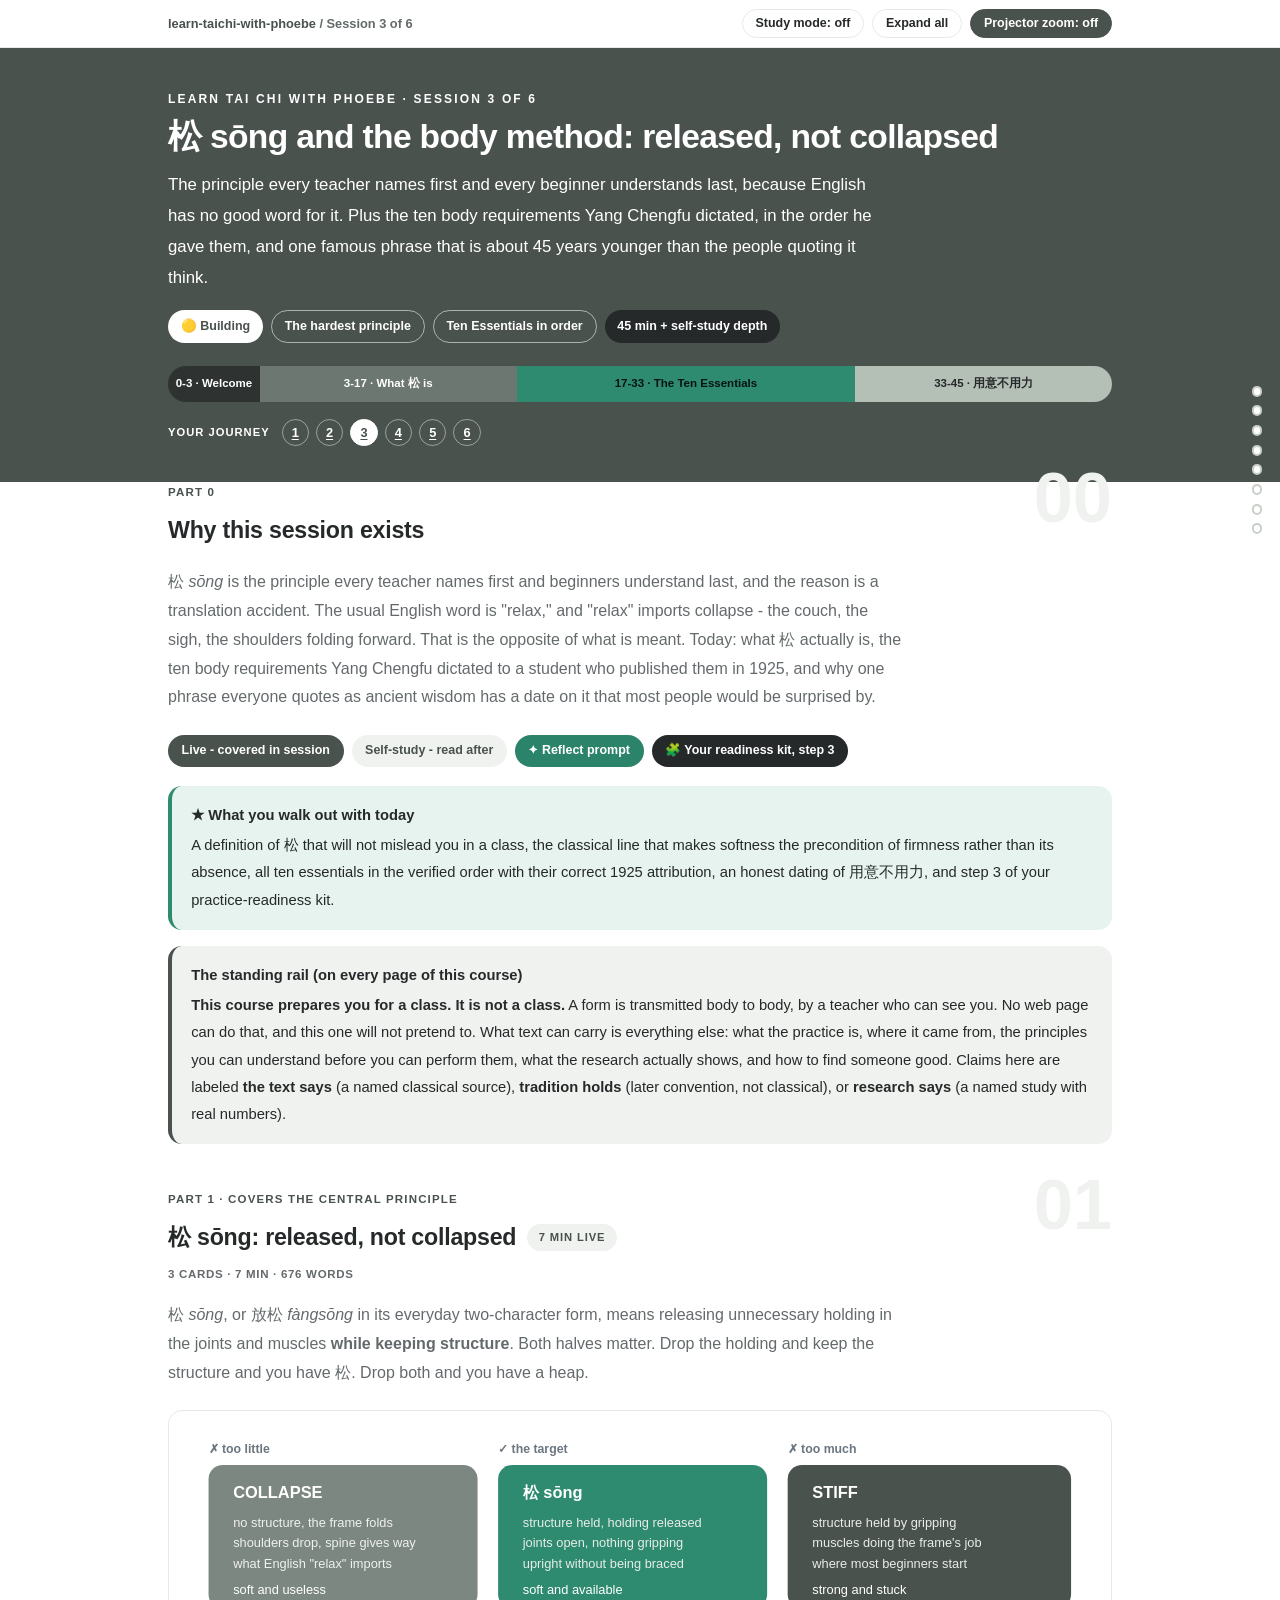
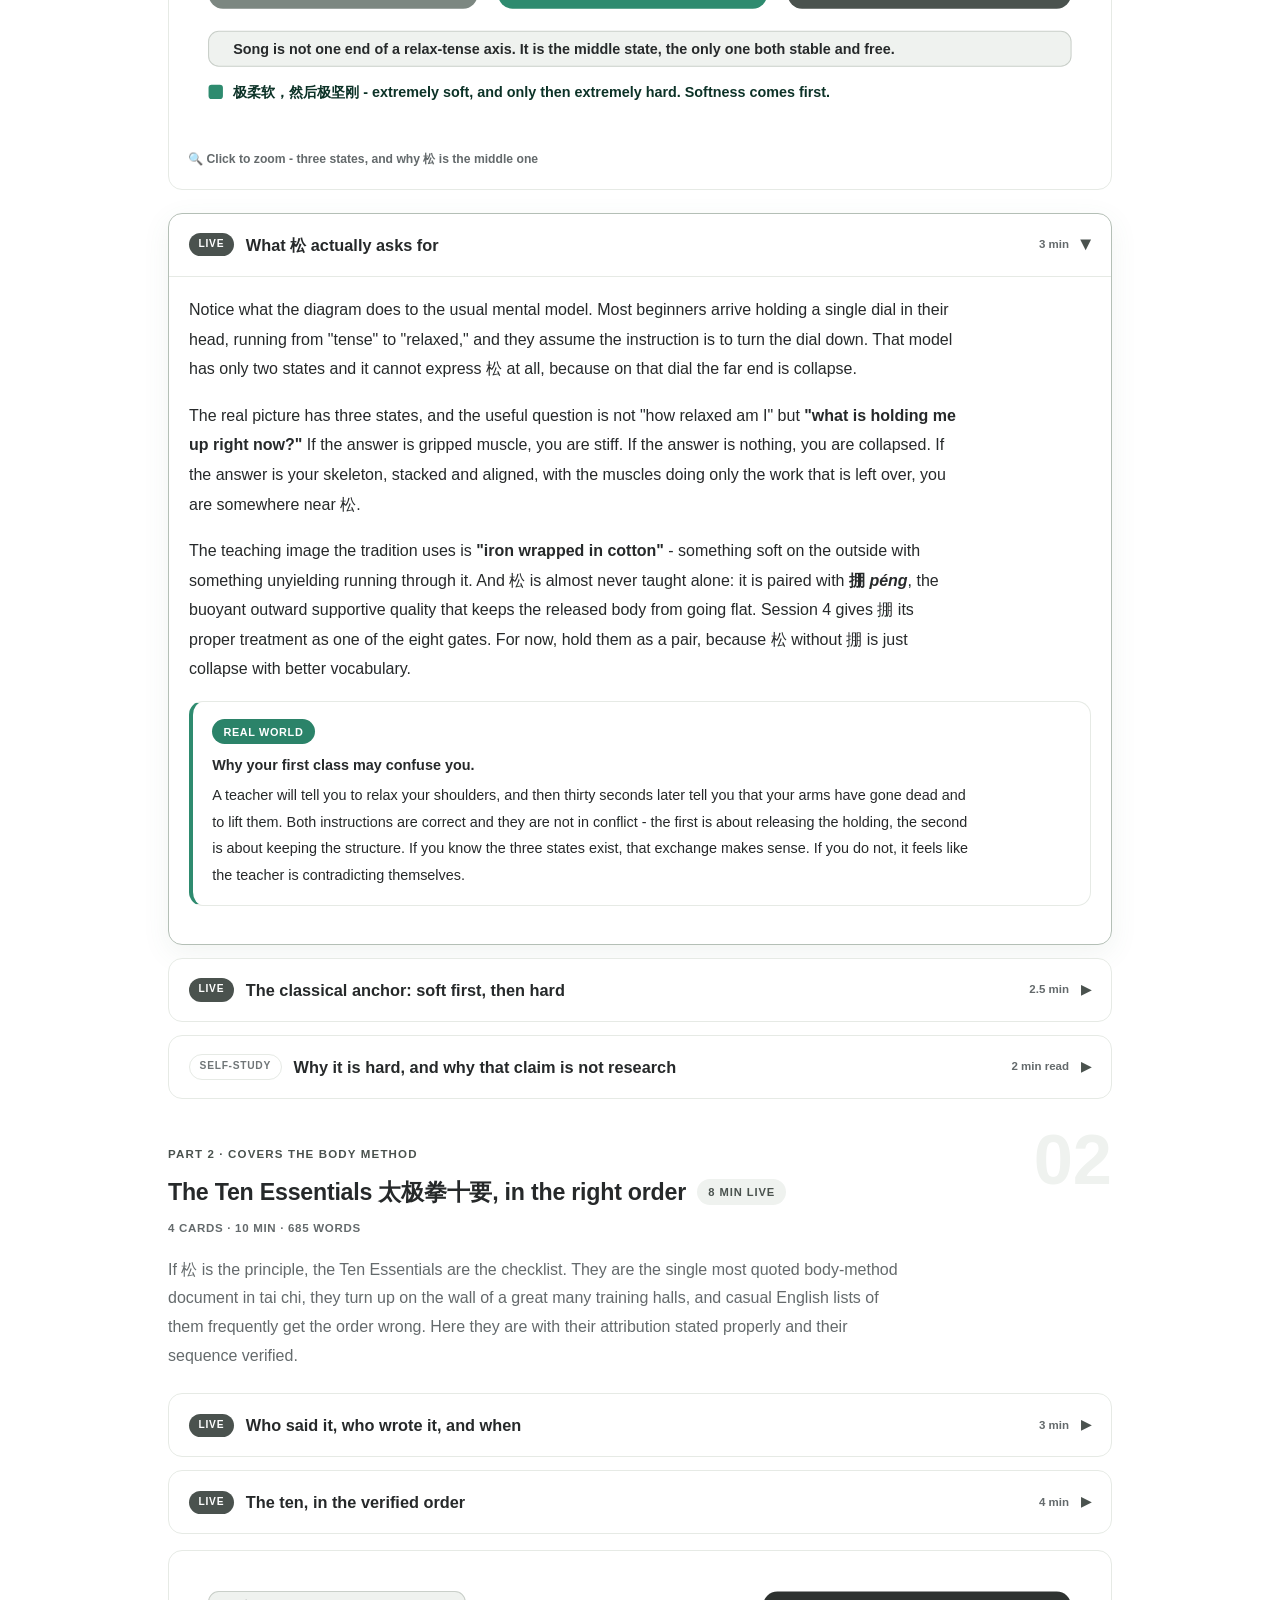
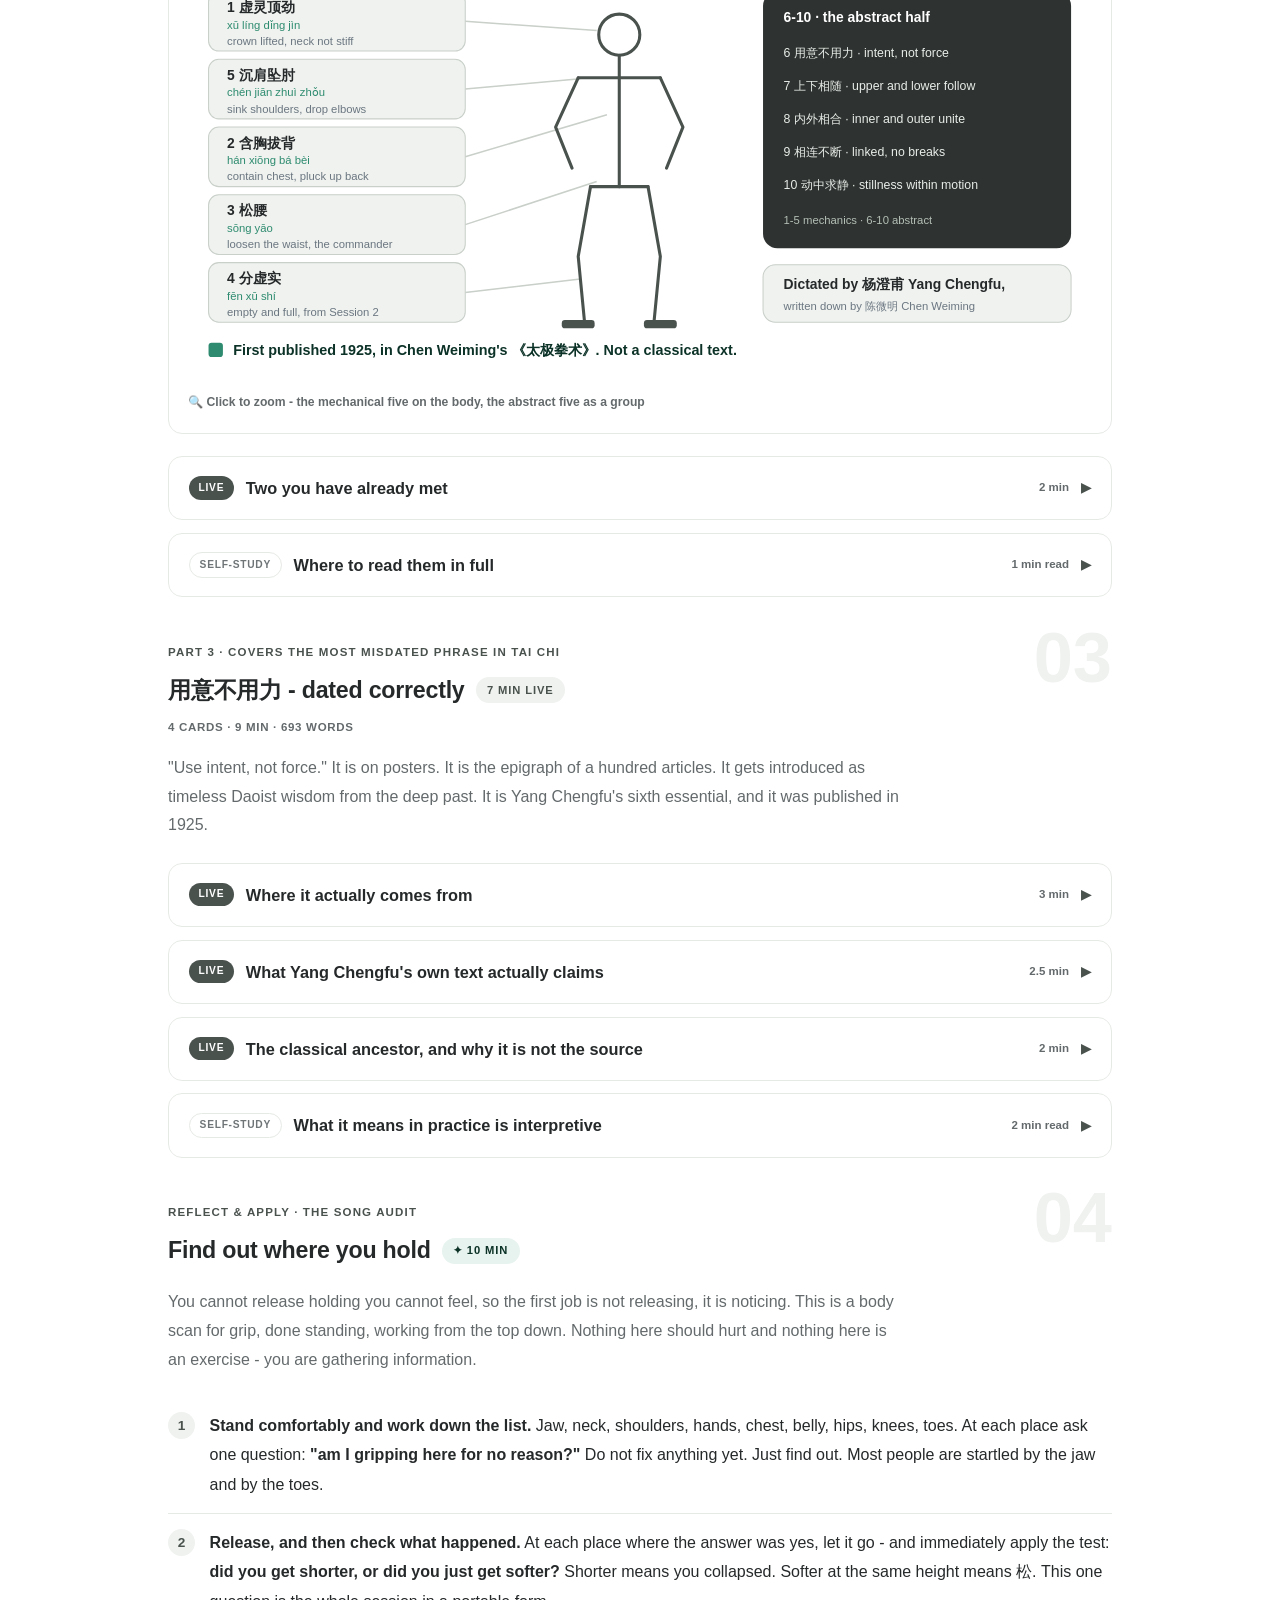
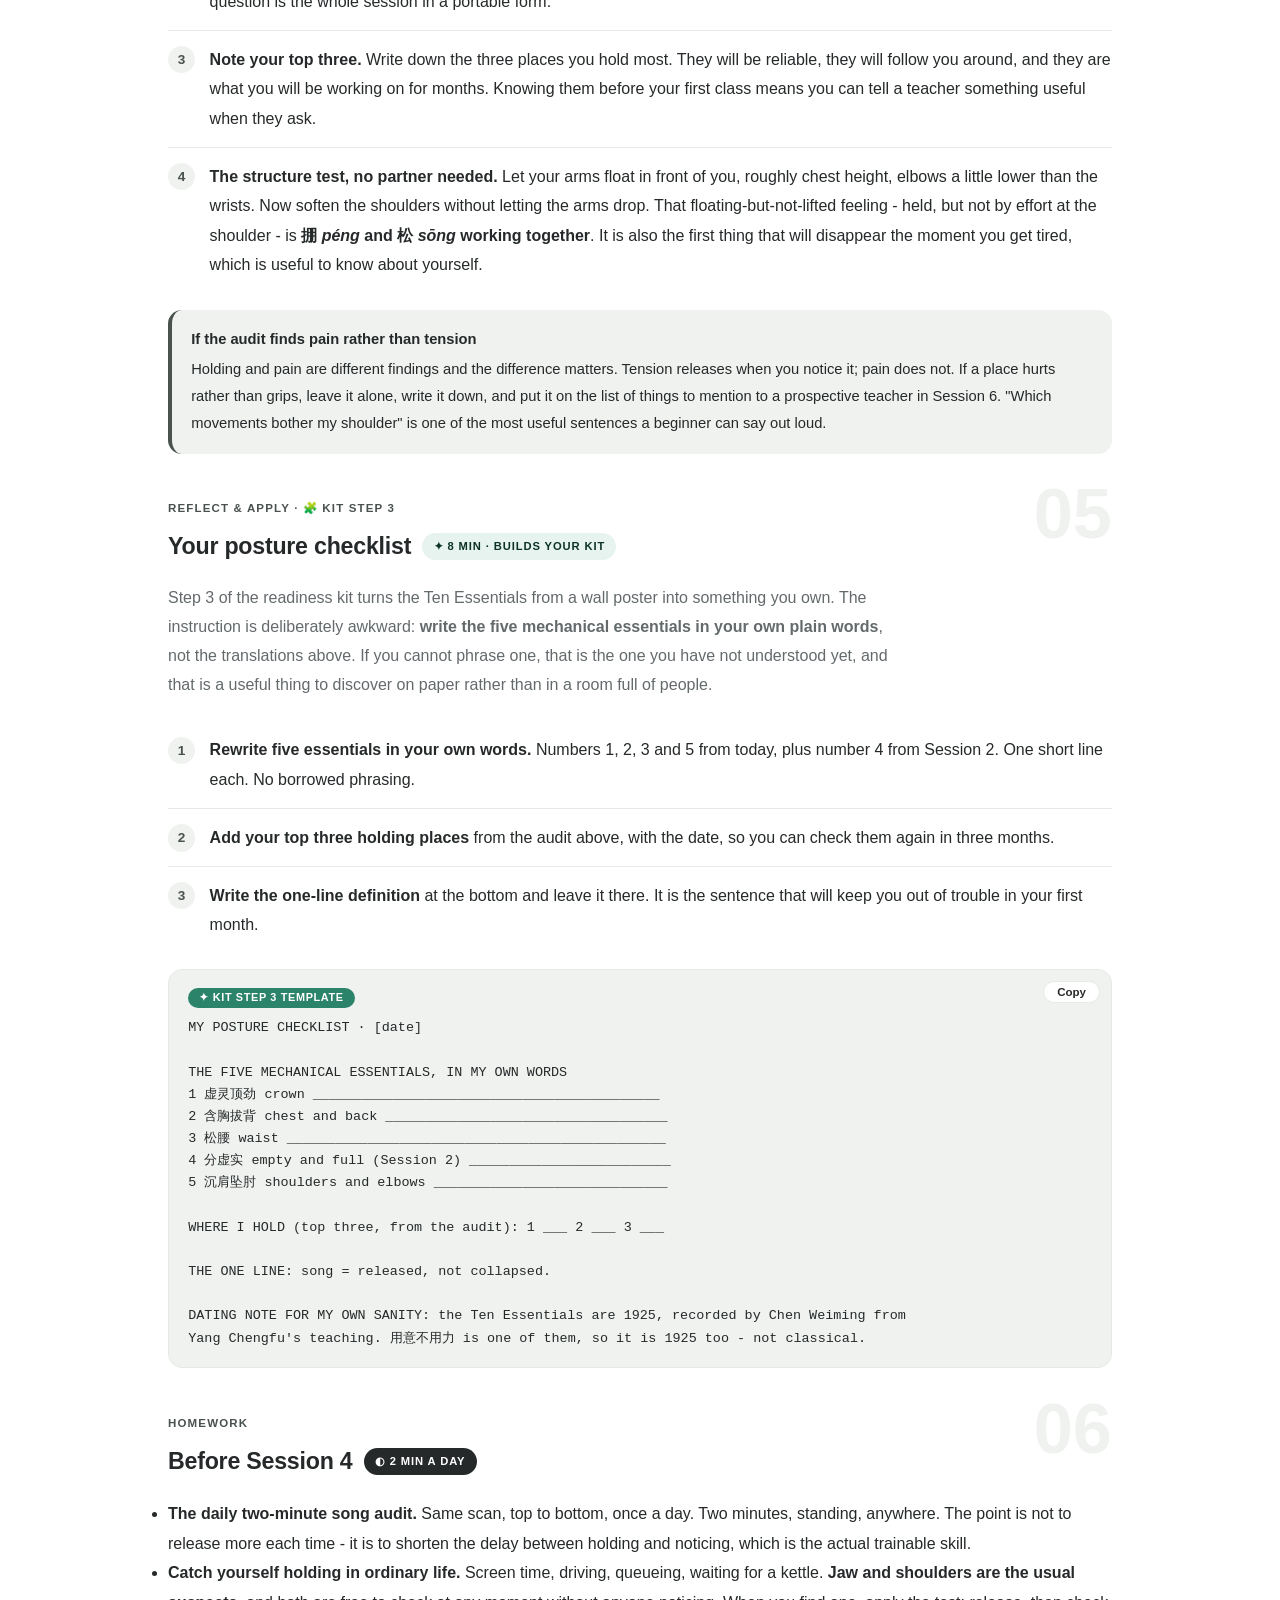
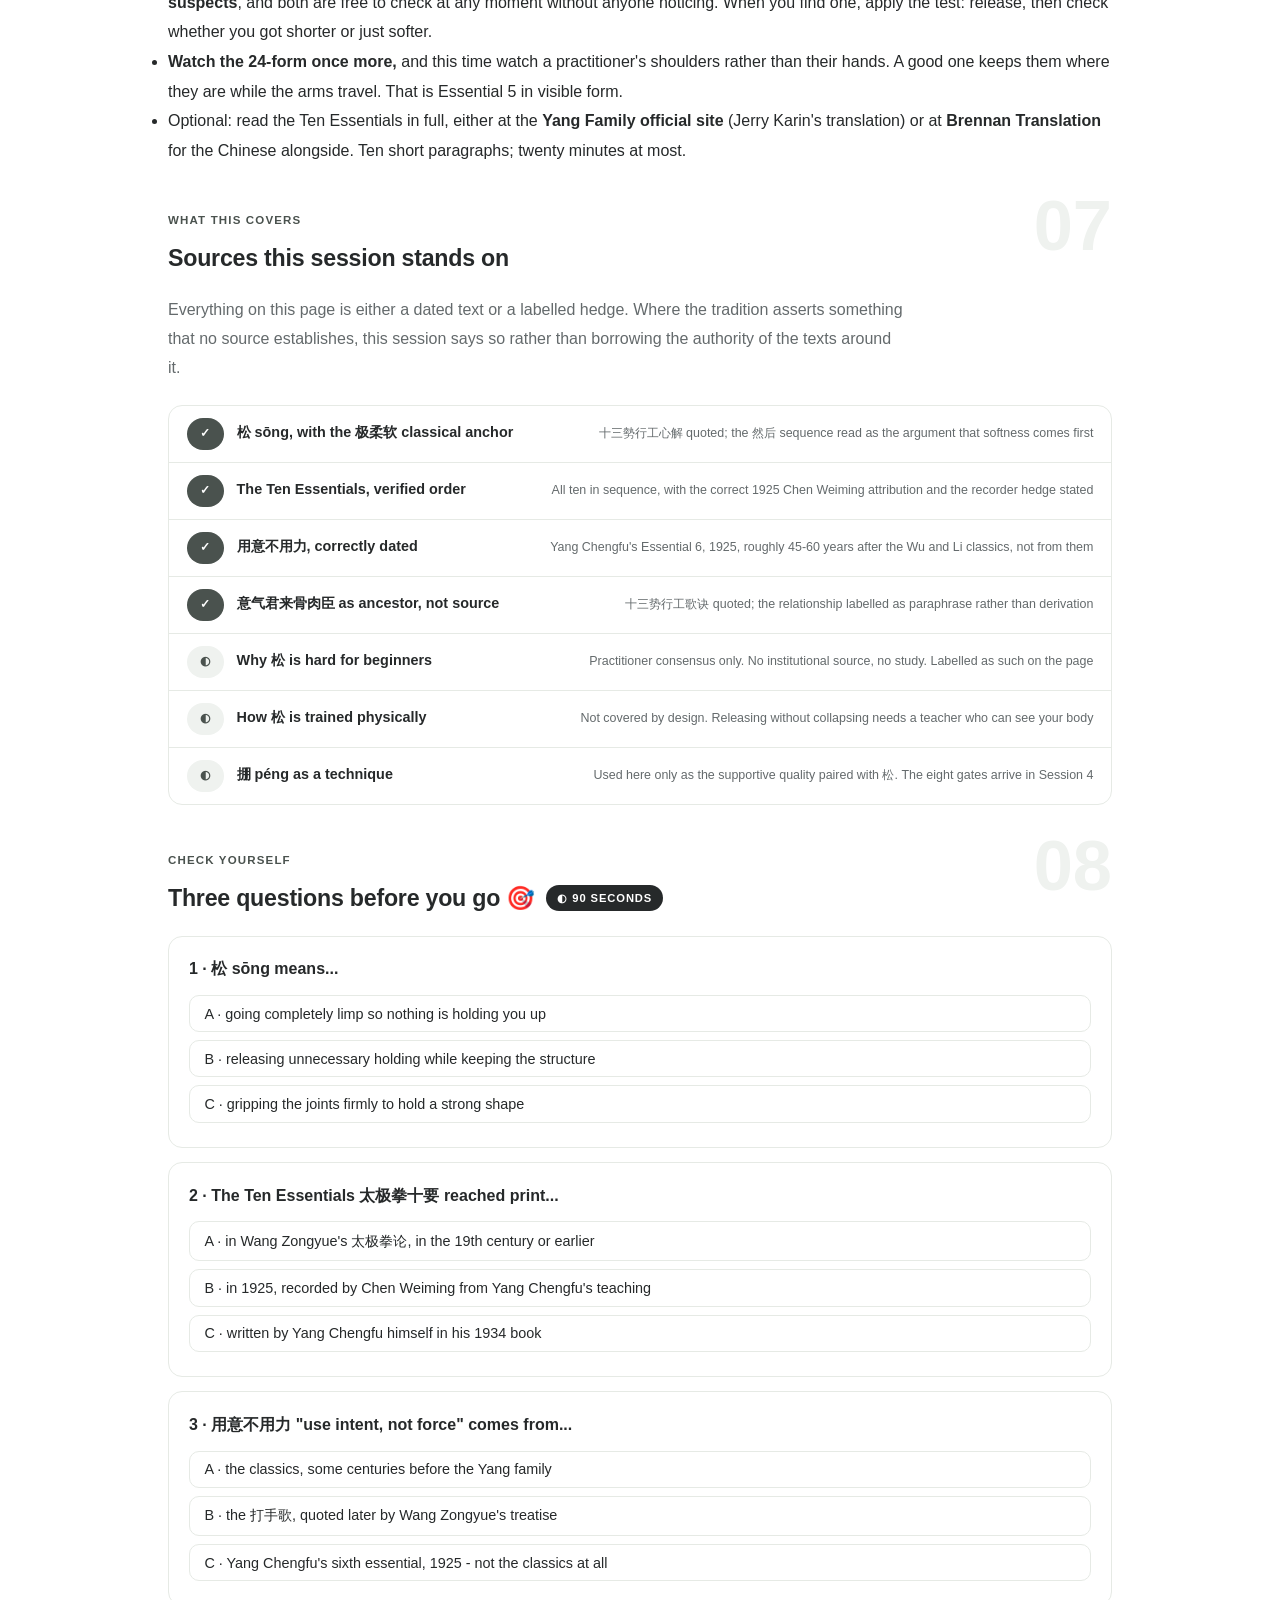
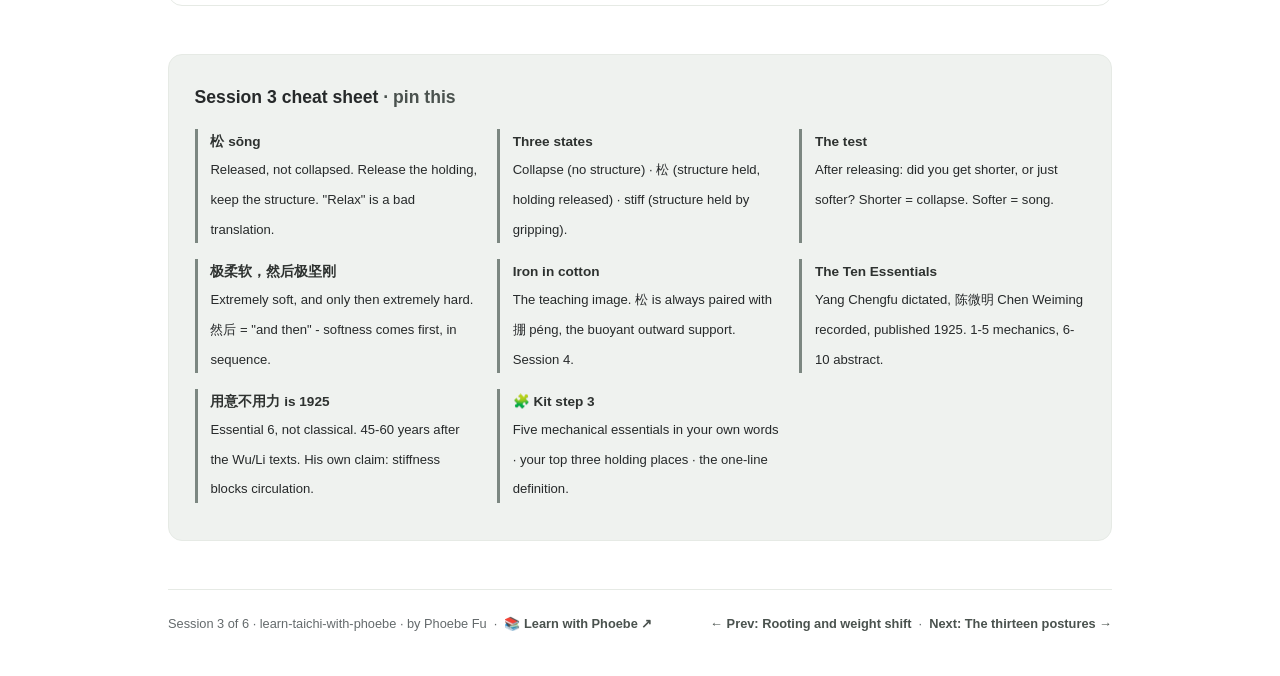
<file: courses/03-song.html>
<!DOCTYPE html>
<html lang="en">
<head>
<meta charset="UTF-8">
<meta name="viewport" content="width=device-width, initial-scale=1.0">
<!-- social:start -->
<meta name="description" content="松 sōng is the principle every teacher names first and beginners understand last, and the reason is a translation accident. The usual English word is &quot;relax,&quot; and &quot;relax&quot; imports collapse...">
<meta property="og:type" content="article">
<meta property="og:site_name" content="Learn with Phoebe">
<meta property="og:title" content="松 sōng and the body method: released, not collapsed - learn taichi with phoebe">
<meta property="og:description" content="松 sōng is the principle every teacher names first and beginners understand last, and the reason is a translation accident. The usual English word is &quot;relax,&quot; and &quot;relax&quot; imports collapse...">
<meta property="og:url" content="https://phoebefu6.github.io/learn-taichi-with-phoebe/courses/03-song.html">
<meta property="og:image" content="https://phoebefu6.github.io/learn-taichi-with-phoebe/assets/og-cover.png">
<meta property="og:image:width" content="1200">
<meta property="og:image:height" content="630">
<meta name="twitter:card" content="summary_large_image">
<meta name="twitter:title" content="松 sōng and the body method: released, not collapsed - learn taichi with phoebe">
<meta name="twitter:description" content="松 sōng is the principle every teacher names first and beginners understand last, and the reason is a translation accident. The usual English word is &quot;relax,&quot; and &quot;relax&quot; imports collapse...">
<meta name="twitter:image" content="https://phoebefu6.github.io/learn-taichi-with-phoebe/assets/og-cover.png">
<!-- social:end -->
<title>Session 3 · 松 sōng and the body method - learn taichi with phoebe</title>
<link rel="stylesheet" href="../assets/style.css?v=29">
</head>
<body>

<div class="toolbar">
  <div class="wrap">
    <span class="crumb"><a href="../index.html">learn-taichi-with-phoebe</a> / Session 3 of 6</span>
    <button class="btn" id="toggle-all" type="button">Expand all</button>
    <button class="btn primary" id="zoom-toggle" type="button">Projector zoom: off</button>
  </div>
</div>

<header class="masthead">
  <div class="wrap">
    <div class="eyebrow">Learn Tai Chi with Phoebe · Session 3 of 6</div>
    <h1>松 sōng and the body method: <span class="accent">released, not</span> collapsed</h1>
    <p class="sub">The principle every teacher names first and every beginner understands last, because English has no good word for it. Plus the ten body requirements Yang Chengfu dictated, in the order he gave them, and one famous phrase that is about 45 years younger than the people quoting it think.</p>
    <div class="chip-row">
      <span class="chip level">🟡 Building</span>
      <span class="chip audience">The hardest principle</span>
      <span class="chip audience">Ten Essentials in order</span>
      <span class="chip time">45 min + self-study depth</span>
    </div>
    <div class="agenda">
      <span class="a1" style="flex:1">0-3 · Welcome</span>
      <span class="a2" style="flex:3">3-17 · What 松 is</span>
      <span class="a3" style="flex:4">17-33 · The Ten Essentials</span>
      <span class="a4" style="flex:3">33-45 · 用意不用力</span>
    </div>
  </div>
</header>

<main class="wrap">

  <!-- ============ INTRO ============ -->
  <section class="section" id="intro">
    <div class="section-kicker">
      <span class="klabel">Part 0</span>
      <h2>Why this session exists</h2>
    </div>
    <p class="lede">松 <em>sōng</em> is the principle every teacher names first and beginners understand last, and the reason is a translation accident. The usual English word is "relax," and "relax" imports collapse - the couch, the sigh, the shoulders folding forward. That is the opposite of what is meant. Today: what 松 actually is, the ten body requirements Yang Chengfu dictated to a student who published them in 1925, and why one phrase everyone quotes as ancient wisdom has a date on it that most people would be surprised by.</p>
    <div class="legend">
      <span class="pill solid">Live - covered in session</span>
      <span class="pill light">Self-study - read after</span>
      <span class="pill peach">✦ Reflect prompt</span>
      <span class="pill inkpill">🧩 Your readiness kit, step 3</span>
    </div>
    <div class="callout win">
      <strong>★ What you walk out with today</strong>
      A definition of 松 that will not mislead you in a class, the classical line that makes softness the precondition of firmness rather than its absence, all ten essentials in the verified order with their correct 1925 attribution, an honest dating of 用意不用力, and step 3 of your practice-readiness kit.
    </div>
    <div class="callout tip">
      <strong>The standing rail (on every page of this course)</strong>
      <strong>This course prepares you for a class. It is not a class.</strong> A form is transmitted body to body, by a teacher who can see you. No web page can do that, and this one will not pretend to. What text can carry is everything else: what the practice is, where it came from, the principles you can understand before you can perform them, what the research actually shows, and how to find someone good. Claims here are labeled <strong>the text says</strong> (a named classical source), <strong>tradition holds</strong> (later convention, not classical), or <strong>research says</strong> (a named study with real numbers).
    </div>
  </section>

  <!-- ============ PART 1: SONG ============ -->
  <section class="section" id="song">
    <div class="section-kicker">
      <span class="klabel">Part 1 · covers the central principle</span>
      <h2>松 sōng: released, not collapsed <span class="tag concept">7 min live</span></h2>
    </div>
    <p class="lede">松 <em>sōng</em>, or 放松 <em>fàngsōng</em> in its everyday two-character form, means releasing unnecessary holding in the joints and muscles <strong>while keeping structure</strong>. Both halves matter. Drop the holding and keep the structure and you have 松. Drop both and you have a heap.</p>

    <figure class="zoomable">
      <svg viewBox="0 0 880 300" xmlns="http://www.w3.org/2000/svg" role="img" aria-label="Three states: collapse with no structure, song with structure held and holding released, and stiff with structure held by gripping">
        <style>
          .sg3aH { font: 700 16px Inter, sans-serif; fill: #FFFFFF; }
          .sg3aT { font: 600 12px Inter, sans-serif; fill: #6B7680; }
          .sg3aX { font: 400 12.5px Inter, sans-serif; }
          .sg3aI { font: 700 14px Inter, sans-serif; fill: #26292A; }
          .sg3aN { font: 600 14px Inter, sans-serif; fill: #0C3227; }
        </style>
        <text class="sg3aT" x="20" y="22">✗ too little</text>
        <text class="sg3aT" x="302" y="22">✓ the target</text>
        <text class="sg3aT" x="584" y="22">✗ too much</text>
        <rect x="20" y="34" width="262" height="140" rx="14" fill="#7C8781"/>
        <text class="sg3aH" x="44" y="66">COLLAPSE</text>
        <text class="sg3aX" x="44" y="94" fill="#EFF2EF">no structure, the frame folds</text>
        <text class="sg3aX" x="44" y="114" fill="#EFF2EF">shoulders drop, spine gives way</text>
        <text class="sg3aX" x="44" y="134" fill="#EFF2EF">what English "relax" imports</text>
        <text class="sg3aX" x="44" y="160" fill="#FFFFFF">soft and useless</text>
        <rect x="302" y="34" width="262" height="140" rx="14" fill="#2E8B6F"/>
        <text class="sg3aH" x="326" y="66">松 sōng</text>
        <text class="sg3aX" x="326" y="94" fill="#E9EDE9">structure held, holding released</text>
        <text class="sg3aX" x="326" y="114" fill="#E9EDE9">joints open, nothing gripping</text>
        <text class="sg3aX" x="326" y="134" fill="#E9EDE9">upright without being braced</text>
        <text class="sg3aX" x="326" y="160" fill="#FFFFFF">soft and available</text>
        <rect x="584" y="34" width="276" height="140" rx="14" fill="#4A524E"/>
        <text class="sg3aH" x="608" y="66">STIFF</text>
        <text class="sg3aX" x="608" y="94" fill="#E9EDE9">structure held by gripping</text>
        <text class="sg3aX" x="608" y="114" fill="#E9EDE9">muscles doing the frame's job</text>
        <text class="sg3aX" x="608" y="134" fill="#E9EDE9">where most beginners start</text>
        <text class="sg3aX" x="608" y="160" fill="#FFFFFF">strong and stuck</text>
        <rect x="20" y="196" width="840" height="34" rx="10" fill="#EFF2EF" stroke="#C9CFC9"/>
        <text class="sg3aI" x="44" y="218">Song is not one end of a relax-tense axis. It is the middle state, the only one both stable and free.</text>
        <rect x="20" y="248" width="14" height="14" rx="3" fill="#2E8B6F"/>
        <text class="sg3aN" x="44" y="260">极柔软，然后极坚刚 - extremely soft, and only then extremely hard. Softness comes first.</text>
      </svg>
      <figcaption>🔍 Click to zoom - three states, and why 松 is the middle one</figcaption>
    </figure>

    <details class="card" open>
      <summary><span class="mode live">Live</span>What 松 actually asks for<span class="mini">3 min</span><span class="caret">▶</span></summary>
      <div class="body">
        <p>Notice what the diagram does to the usual mental model. Most beginners arrive holding a single dial in their head, running from "tense" to "relaxed," and they assume the instruction is to turn the dial down. That model has only two states and it cannot express 松 at all, because on that dial the far end is collapse.</p>
        <p>The real picture has three states, and the useful question is not "how relaxed am I" but <strong>"what is holding me up right now?"</strong> If the answer is gripped muscle, you are stiff. If the answer is nothing, you are collapsed. If the answer is your skeleton, stacked and aligned, with the muscles doing only the work that is left over, you are somewhere near 松.</p>
        <p>The teaching image the tradition uses is <strong>"iron wrapped in cotton"</strong> - something soft on the outside with something unyielding running through it. And 松 is almost never taught alone: it is paired with <strong>掤 <em>péng</em></strong>, the buoyant outward supportive quality that keeps the released body from going flat. Session 4 gives 掤 its proper treatment as one of the eight gates. For now, hold them as a pair, because 松 without 掤 is just collapse with better vocabulary.</p>
        <div class="callout example">
          <span class="ex-pill">Real world</span>
          <p><strong>Why your first class may confuse you.</strong> A teacher will tell you to relax your shoulders, and then thirty seconds later tell you that your arms have gone dead and to lift them. Both instructions are correct and they are not in conflict - the first is about releasing the holding, the second is about keeping the structure. If you know the three states exist, that exchange makes sense. If you do not, it feels like the teacher is contradicting themselves.</p>
        </div>
      </div>
    </details>

    <details class="card">
      <summary><span class="mode live">Live</span>The classical anchor: soft first, then hard<span class="mini">2.5 min</span><span class="caret">▶</span></summary>
      <div class="body">
        <p><strong>The text says.</strong> The line that settles the argument comes from 十三勢行工心解, one of the canonical texts in the 19th-century manuscript tradition:</p>
        <div class="prompt-box good"><span class="label">✦ 十三勢行工心解</span>极柔软，然后极坚刚。

Jí róuruǎn, ránhòu jí jiāngāng.

"Extremely soft, and only then extremely hard - firm."</div>
        <p>Read the grammar rather than the poetry. <strong>然后 <em>ránhòu</em> means "and then," "after that."</strong> It sets up a sequence, not a contrast. The text is not saying "be soft instead of hard," and it is not saying "be soft and hard at the same time" - it is saying softness is what firmness is built out of, and it comes first in the order of operations.</p>
        <p>That single grammatical point is the whole reason 松 is not laziness. You are not releasing in order to be comfortable. You are releasing because the thing you eventually want cannot be assembled any other way.</p>
        <p>Yang Chengfu states the same idea from the other direction, in the fifth of his Ten Essentials, by describing what stiffness costs you:</p>
        <div class="prompt-box good"><span class="label">✦ Yang Chengfu, Essential 5 · 沉肩坠肘</span>"If you lift your shoulders, the qi will rise with them and the whole body will be without strength."</div>
        <p>Note the shape of that claim. It is not "lifted shoulders look bad." It is that holding costs you power - the stiffness does not add force, it subtracts it. That is the same argument as 极柔软，然后极坚刚, made in the vocabulary of the body rather than the vocabulary of sequence.</p>
      </div>
    </details>

    <details class="card">
      <summary><span class="mode self">Self-study</span>Why it is hard, and why that claim is not research<span class="mini">2 min read</span><span class="caret">▶</span></summary>
      <div class="body">
        <p>You will read, in a great many places including this page, that 松 is the hardest thing for beginners. Here is the honest label: <strong>that is practitioner consensus, not research.</strong> No institutional source, no trial, no measurement. It is what experienced teachers say, repeated often enough that it sounds established. It may well be true. It is not evidenced, and this course will not dress it up as if it were.</p>
        <p>What can be said more carefully is structural. Adults arrive at a first class with decades of habitual holding they did not choose and cannot feel, because habitual muscular tension stops being noticeable roughly the moment it becomes habitual. So the instruction "release your shoulders" asks you to let go of something you do not currently know you are doing. That is a genuinely awkward instruction, and it explains the difficulty without needing to claim a finding that does not exist.</p>
      </div>
    </details>
  </section>

  <!-- ============ PART 2: TEN ESSENTIALS ============ -->
  <section class="section" id="ten">
    <div class="section-kicker">
      <span class="klabel">Part 2 · covers the body method</span>
      <h2>The Ten Essentials 太极拳十要, in the right order <span class="tag concept">8 min live</span></h2>
    </div>
    <p class="lede">If 松 is the principle, the Ten Essentials are the checklist. They are the single most quoted body-method document in tai chi, they turn up on the wall of a great many training halls, and casual English lists of them frequently get the order wrong. Here they are with their attribution stated properly and their sequence verified.</p>

    <details class="card">
      <summary><span class="mode live">Live</span>Who said it, who wrote it, and when<span class="mini">3 min</span><span class="caret">▶</span></summary>
      <div class="body">
        <p>The Ten Essentials were <strong>orally transmitted by 杨澄甫 Yang Chengfu (1883-1936)</strong>, the grandson of Yang Luchan and the man who standardised the Yang form most of the world now practises. He did not write them down himself. They were <strong>recorded by his student 陈微明 Chen Weiming</strong> and <strong>first published in 1925</strong>, in Chen Weiming's book 《太极拳术》. They appear again later in Yang Chengfu's own 《太极拳体用全书》 of <strong>1934</strong>.</p>
        <p><strong>The hedge worth carrying.</strong> Chen Weiming positions himself in the text as a recorder - the student taking down what the master said. That framing is conventional and it is also convenient. He was a literate man writing up spoken lectures, and he very likely reworked them. So the safest description is not "Yang Chengfu wrote" and not "Chen Weiming invented," but <strong>a 1925 published text, attributed to Yang Chengfu's teaching, in Chen Weiming's prose</strong>.</p>
        <div class="callout tip">
          <strong>Why the date matters more than it looks</strong>
          1925 is not ancient. It is later than the telephone. The Wu and Li family manuscripts that carry the classical canon date to the 1860s-1880s, and the events those texts describe are older still. The Ten Essentials sit on top of that literature as a modern teaching summary of it - excellent, influential, and a completely different textual layer. Part 3 shows what happens when people forget that.
        </div>
      </div>
    </details>

    <details class="card">
      <summary><span class="mode live">Live</span>The ten, in the verified order<span class="mini">4 min</span><span class="caret">▶</span></summary>
      <div class="body">
        <p>Read down the list once before reading the notes. The sequence itself is informative: it starts at the crown of the head and works down the body, and then, halfway through, it stops being about anatomy at all.</p>
        <table class="clean">
          <thead>
            <tr><th>#</th><th>汉字</th><th>Pinyin</th><th>Plain English</th></tr>
          </thead>
          <tbody>
            <tr><td>1</td><td>虚灵顶劲</td><td>xū líng dǐng jìn</td><td>empty, lively energy at the crown; head suspended, neck not stiff</td></tr>
            <tr><td>2</td><td>含胸拔背</td><td>hán xiōng bá bèi</td><td>contain the chest, pluck up the back (this is what enables 气沉丹田)</td></tr>
            <tr><td>3</td><td>松腰</td><td>sōng yāo</td><td>loosen the waist - "the commander of the whole body"</td></tr>
            <tr><td>4</td><td>分虚实</td><td>fēn xū shí</td><td>distinguish empty and full - Yang Chengfu's "number one rule"</td></tr>
            <tr><td>5</td><td>沉肩坠肘</td><td>chén jiān zhuì zhǒu</td><td>sink the shoulders, drop the elbows</td></tr>
            <tr><td>6</td><td>用意不用力</td><td>yòng yì bù yòng lì</td><td>use intent, not brute force</td></tr>
            <tr><td>7</td><td>上下相随</td><td>shàng xià xiāng suí</td><td>upper and lower body follow each other</td></tr>
            <tr><td>8</td><td>内外相合</td><td>nèi wài xiāng hé</td><td>inner and outer unite</td></tr>
            <tr><td>9</td><td>相连不断</td><td>xiāng lián bù duàn</td><td>linked together without interruption</td></tr>
            <tr><td>10</td><td>动中求静</td><td>dòng zhōng qiú jìng</td><td>seek stillness within movement</td></tr>
          </tbody>
        </table>
        <p><strong>The common structural reading is 1-5 body mechanics, 6-10 more abstract.</strong> Worth labelling honestly: that split is a reader's convention rather than a heading in the text. But it is a good one, and it explains why the first half is teachable from a diagram and the second half is not.</p>
      </div>
    </details>

    <figure class="zoomable">
      <svg viewBox="0 0 880 400" xmlns="http://www.w3.org/2000/svg" role="img" aria-label="The Ten Essentials mapped onto a standing figure: the mechanical ones at their body locations, the abstract ones listed as a group">
        <style>
          .sg3bB { font: 700 13.5px Inter, sans-serif; fill: #FFFFFF; }
          .sg3bD { font: 400 12px Inter, sans-serif; fill: #E9EDE9; }
          .sg3bL { font: 700 13.5px Inter, sans-serif; fill: #26292A; }
          .sg3bP { font: 400 11px Inter, sans-serif; fill: #2E8B6F; }
          .sg3bS { font: 400 11px Inter, sans-serif; fill: #6B7680; }
          .sg3bM { font: 400 11px Inter, sans-serif; fill: #B4BFB6; }
          .sg3bN { font: 600 14px Inter, sans-serif; fill: #0C3227; }
          .sg3bF { fill: none; stroke: #4A524E; stroke-width: 3; stroke-linecap: round; stroke-linejoin: round; }
          .sg3bC { stroke: #C9CFC9; stroke-width: 1.5; }
        </style>
        <line class="sg3bC" x1="270" y1="49" x2="398" y2="58"/>
        <line class="sg3bC" x1="270" y1="115" x2="382" y2="105"/>
        <line class="sg3bC" x1="270" y1="181" x2="408" y2="140"/>
        <line class="sg3bC" x1="270" y1="247" x2="398" y2="205"/>
        <line class="sg3bC" x1="270" y1="313" x2="382" y2="300"/>

        <rect x="20" y="20" width="250" height="58" rx="10" fill="#EFF2EF" stroke="#C9CFC9"/>
        <text class="sg3bL" x="38" y="40">1 虚灵顶劲</text>
        <text class="sg3bP" x="38" y="56">xū líng dǐng jìn</text>
        <text class="sg3bS" x="38" y="72">crown lifted, neck not stiff</text>
        <rect x="20" y="86" width="250" height="58" rx="10" fill="#EFF2EF" stroke="#C9CFC9"/>
        <text class="sg3bL" x="38" y="106">5 沉肩坠肘</text>
        <text class="sg3bP" x="38" y="122">chén jiān zhuì zhǒu</text>
        <text class="sg3bS" x="38" y="138">sink shoulders, drop elbows</text>
        <rect x="20" y="152" width="250" height="58" rx="10" fill="#EFF2EF" stroke="#C9CFC9"/>
        <text class="sg3bL" x="38" y="172">2 含胸拔背</text>
        <text class="sg3bP" x="38" y="188">hán xiōng bá bèi</text>
        <text class="sg3bS" x="38" y="204">contain chest, pluck up back</text>
        <rect x="20" y="218" width="250" height="58" rx="10" fill="#EFF2EF" stroke="#C9CFC9"/>
        <text class="sg3bL" x="38" y="238">3 松腰</text>
        <text class="sg3bP" x="38" y="254">sōng yāo</text>
        <text class="sg3bS" x="38" y="270">loosen the waist, the commander</text>
        <rect x="20" y="284" width="250" height="58" rx="10" fill="#EFF2EF" stroke="#C9CFC9"/>
        <text class="sg3bL" x="38" y="304">4 分虚实</text>
        <text class="sg3bP" x="38" y="320">fēn xū shí</text>
        <text class="sg3bS" x="38" y="336">empty and full, from Session 2</text>

        <circle class="sg3bF" cx="420" cy="62" r="20"/>
        <line class="sg3bF" x1="420" y1="82" x2="420" y2="210"/>
        <line class="sg3bF" x1="380" y1="104" x2="460" y2="104"/>
        <path class="sg3bF" d="M380 104 L358 152 L374 192"/>
        <path class="sg3bF" d="M460 104 L482 152 L466 192"/>
        <line class="sg3bF" x1="392" y1="210" x2="448" y2="210"/>
        <path class="sg3bF" d="M392 210 L380 278 L386 340"/>
        <path class="sg3bF" d="M448 210 L460 278 L454 340"/>
        <rect x="364" y="340" width="32" height="8" rx="3" fill="#4A524E"/>
        <rect x="444" y="340" width="32" height="8" rx="3" fill="#4A524E"/>

        <rect x="560" y="20" width="300" height="250" rx="14" fill="#2E3230"/>
        <text class="sg3bB" x="580" y="50">6-10 · the abstract half</text>
        <text class="sg3bD" x="580" y="84">6 用意不用力 · intent, not force</text>
        <text class="sg3bD" x="580" y="116">7 上下相随 · upper and lower follow</text>
        <text class="sg3bD" x="580" y="148">8 内外相合 · inner and outer unite</text>
        <text class="sg3bD" x="580" y="180">9 相连不断 · linked, no breaks</text>
        <text class="sg3bD" x="580" y="212">10 动中求静 · stillness within motion</text>
        <text class="sg3bM" x="580" y="246">1-5 mechanics · 6-10 abstract</text>
        <rect x="560" y="286" width="300" height="56" rx="12" fill="#EFF2EF" stroke="#C9CFC9"/>
        <text class="sg3bL" x="580" y="310">Dictated by 杨澄甫 Yang Chengfu,</text>
        <text class="sg3bS" x="580" y="330">written down by 陈微明 Chen Weiming</text>

        <rect x="20" y="362" width="14" height="14" rx="3" fill="#2E8B6F"/>
        <text class="sg3bN" x="44" y="374">First published 1925, in Chen Weiming's 《太极拳术》. Not a classical text.</text>
      </svg>
      <figcaption>🔍 Click to zoom - the mechanical five on the body, the abstract five as a group</figcaption>
    </figure>

    <details class="card">
      <summary><span class="mode live">Live</span>Two you have already met<span class="mini">2 min</span><span class="caret">▶</span></summary>
      <div class="body">
        <ul>
          <li><strong>No. 4, 分虚实 <em>fēn xū shí</em>, is what Session 2's lab measured.</strong> Yang Chengfu calls it the number one rule and states it without any numbers: shift onto one leg, that leg is 实 <em>shí</em> solid and the other is 虚 <em>xū</em> empty, and only then are turns "light, nimble and almost without effort." The lab gave you the geometry behind that sentence - and reminded you that the 70/30 and 100/0 percentages are modern teaching convention, absent from the classics.</li>
          <li><strong>No. 3, 松腰 <em>sōng yāo</em>, is 松 applied to one specific place</strong> - and it is the place the text singles out, calling the waist "the commander of the whole body." Set that beside the rooting line from Session 2, 其根在脚，发于腿，主宰于腰，形于手指, "the root is in the feet, issued through the legs, governed by the waist, expressed in the fingers." Same claim, two documents: the waist is the hinge everything upstream and downstream passes through, so a gripped waist breaks the chain in the middle.</li>
        </ul>
        <p>This is the most useful habit you can build with the Essentials: do not treat them as ten separate rules. Numbers 1, 2, 3 and 5 are all the same instruction - release this joint without losing this structure - applied at the crown, the torso, the waist and the shoulders in turn.</p>
      </div>
    </details>

    <details class="card">
      <summary><span class="mode self">Self-study</span>Where to read them in full<span class="mini">1 min read</span><span class="caret">▶</span></summary>
      <div class="body">
        <p>Two free, reliable English versions exist. The <strong>Yang Family official site</strong> carries a translation by Jerry Karin, and <strong>Brennan Translation</strong> carries a bilingual version with the Chinese alongside. Read either with the dating in mind: you are reading a 1925 lecture summary, not a classical scripture, and it is a better document for being read that way.</p>
      </div>
    </details>
  </section>

  <!-- ============ PART 3: YONG YI BU YONG LI ============ -->
  <section class="section" id="yongyi">
    <div class="section-kicker">
      <span class="klabel">Part 3 · covers the most misdated phrase in tai chi</span>
      <h2>用意不用力 - dated correctly <span class="tag concept">7 min live</span></h2>
    </div>
    <p class="lede">"Use intent, not force." It is on posters. It is the epigraph of a hundred articles. It gets introduced as timeless Daoist wisdom from the deep past. It is Yang Chengfu's sixth essential, and it was published in 1925.</p>

    <details class="card">
      <summary><span class="mode live">Live</span>Where it actually comes from<span class="mini">3 min</span><span class="caret">▶</span></summary>
      <div class="body">
        <p>Put the two textual layers side by side and the gap is obvious once you look at it:</p>
        <ul>
          <li><strong>The Wu and Li family classics</strong> - 太极拳论, 十三势行工歌诀, 打手歌, and the rest - are known to us from manuscripts written inside one family circle in 永年 Yongnian in the <strong>1860s to 1880s</strong>. Li Yiyu's handwritten manual for Hao He is dated <strong>1881</strong>.</li>
          <li><strong>用意不用力 is Yang Chengfu's Essential 6, published 1925.</strong> That is roughly <strong>45 to 60 years later</strong>, in a different genre, by a different hand, for a different audience.</li>
        </ul>
        <p>So when a school website prints 用意不用力 under a heading like "from the tai chi classics," the claim is simply false - not maliciously, just carelessly. The phrase belongs to the modern pedagogical layer, alongside the rest of the Ten Essentials. It is a very good instruction. It is not a classical one.</p>
        <div class="callout tip">
          <strong>Why this course keeps doing this</strong>
          Dating is not pedantry here, it is the whole method. A tradition that cannot tell its 1925 material from its 1881 material also cannot tell you which of its claims have been tested by four hundred years of use and which are one influential teacher's good idea from the Republican era. Both are worth having. Knowing which is which is what lets you evaluate the next confident claim you hear.
        </div>
      </div>
    </details>

    <details class="card">
      <summary><span class="mode live">Live</span>What Yang Chengfu's own text actually claims<span class="mini">2.5 min</span><span class="caret">▶</span></summary>
      <div class="body">
        <p>Here is the part that surprises people who only know the slogan. Read in full, Essential 6 is not mystical at all. It is a concrete physiological argument in the vocabulary of traditional Chinese medicine:</p>
        <div class="prompt-box good"><span class="label">✦ Yang Chengfu, Essential 6 · 用意不用力 (1925)</span>用意不用力 yòng yì bù yòng lì

"Don't employ even the tiniest amount of coarse strength, which would cause
musculoskeletal or circulatory blockage."

"If you move the body about with stiff force, you swamp the meridians.
Chi and blood are impeded."</div>
        <p>That is a claim about <strong>plumbing</strong>. Stiffness obstructs; obstruction impedes flow; impeded flow costs you function. Whether you accept 经络 <em>jīngluò</em> meridians as a description of anatomy is a separate question, and Session 5 handles it squarely. What matters here is the shape of the argument: Yang Chengfu is not saying "think your movements into existence." He is saying that gripping is mechanically and physiologically expensive, which is the same thing Essential 5 said about lifted shoulders.</p>
      </div>
    </details>

    <details class="card">
      <summary><span class="mode live">Live</span>The classical ancestor, and why it is not the source<span class="mini">2 min</span><span class="caret">▶</span></summary>
      <div class="body">
        <p>There <em>is</em> a genuinely older idea in this neighbourhood. It is a different phrase, from 十三势行工歌诀:</p>
        <div class="prompt-box good"><span class="label">✦ 十三势行工歌诀</span>意气君来骨肉臣。

Yì qì jūn lái gǔ ròu chén.

"Intent and qi are sovereign; bone and flesh are subject."</div>
        <p>Same family of thought: attention leads, the meat follows. But notice the relationship carefully. <strong>This is a paraphrase relationship, not a source relationship.</strong> The characters are different, the metaphor is different - the older line uses an imperial court image of ruler and minister, which 用意不用力 does not - and nothing in the record shows Yang Chengfu deriving one from the other. What you can honestly say is that a 1925 instruction has a conceptual ancestor in the 19th-century canon. What you cannot honestly say is that 用意不用力 <em>comes from</em> the classics.</p>
      </div>
    </details>

    <details class="card">
      <summary><span class="mode self">Self-study</span>What it means in practice is interpretive<span class="mini">2 min read</span><span class="caret">▶</span></summary>
      <div class="body">
        <p><strong>The hedge, stated plainly: what 用意不用力 means in practice is interpretive, and modern schools mystify it in both directions.</strong></p>
        <ul>
          <li><strong>Inflation.</strong> Some treat 意 <em>yì</em> as a literal projected energy - something that leaves the body and acts at a distance, with the empty-force demonstrations that come with that reading. Nothing in Yang Chengfu's text supports it.</li>
          <li><strong>Deflation.</strong> Others flatten the whole essential into "just relax," which loses the word 意 entirely and collapses the phrase back into the translation error Part 1 was about.</li>
        </ul>
        <p>Yang Chengfu's own text sits between the two, as a claim about stiffness impeding circulation. And here is a plain-English gloss you can carry into a class without committing to any metaphysics:</p>
        <div class="callout win">
          <strong>An honest working gloss</strong>
          用意不用力 is an instruction about <strong>effort allocation and attention</strong>. Two halves. First: do not add muscular effort where structure and timing would do the work. Second: lead the movement with attention rather than with muscular push - decide where you are going before you shove yourself there. Neither half requires you to believe anything you do not believe, and both are things a teacher can actually correct you on.
        </div>
      </div>
    </details>
  </section>

  <!-- ============ APPLY: THE AUDIT ============ -->
  <section class="section" id="apply-audit">
    <div class="section-kicker">
      <span class="klabel">Reflect &amp; apply · the song audit</span>
      <h2>Find out where you hold <span class="tag demo">✦ 10 min</span></h2>
    </div>
    <p class="lede">You cannot release holding you cannot feel, so the first job is not releasing, it is noticing. This is a body scan for grip, done standing, working from the top down. Nothing here should hurt and nothing here is an exercise - you are gathering information.</p>

    <div class="steps">
      <div class="step"><p><strong>Stand comfortably and work down the list.</strong> Jaw, neck, shoulders, hands, chest, belly, hips, knees, toes. At each place ask one question: <strong>"am I gripping here for no reason?"</strong> Do not fix anything yet. Just find out. Most people are startled by the jaw and by the toes.</p></div>
      <div class="step"><p><strong>Release, and then check what happened.</strong> At each place where the answer was yes, let it go - and immediately apply the test: <strong>did you get shorter, or did you just get softer?</strong> Shorter means you collapsed. Softer at the same height means 松. This one question is the whole session in a portable form.</p></div>
      <div class="step"><p><strong>Note your top three.</strong> Write down the three places you hold most. They will be reliable, they will follow you around, and they are what you will be working on for months. Knowing them before your first class means you can tell a teacher something useful when they ask.</p></div>
      <div class="step"><p><strong>The structure test, no partner needed.</strong> Let your arms float in front of you, roughly chest height, elbows a little lower than the wrists. Now soften the shoulders without letting the arms drop. That floating-but-not-lifted feeling - held, but not by effort at the shoulder - is <strong>掤 <em>péng</em> and 松 <em>sōng</em> working together</strong>. It is also the first thing that will disappear the moment you get tired, which is useful to know about yourself.</p></div>
    </div>

    <div class="callout tip">
      <strong>If the audit finds pain rather than tension</strong>
      Holding and pain are different findings and the difference matters. Tension releases when you notice it; pain does not. If a place hurts rather than grips, leave it alone, write it down, and put it on the list of things to mention to a prospective teacher in Session 6. "Which movements bother my shoulder" is one of the most useful sentences a beginner can say out loud.
    </div>
  </section>

  <!-- ============ APPLY: KIT STEP 3 ============ -->
  <section class="section" id="apply-kit">
    <div class="section-kicker">
      <span class="klabel">Reflect &amp; apply · 🧩 kit step 3</span>
      <h2>Your posture checklist <span class="tag demo">✦ 8 min · builds your kit</span></h2>
    </div>
    <p class="lede">Step 3 of the readiness kit turns the Ten Essentials from a wall poster into something you own. The instruction is deliberately awkward: <strong>write the five mechanical essentials in your own plain words</strong>, not the translations above. If you cannot phrase one, that is the one you have not understood yet, and that is a useful thing to discover on paper rather than in a room full of people.</p>

    <div class="steps">
      <div class="step"><p><strong>Rewrite five essentials in your own words.</strong> Numbers 1, 2, 3 and 5 from today, plus number 4 from Session 2. One short line each. No borrowed phrasing.</p></div>
      <div class="step"><p><strong>Add your top three holding places</strong> from the audit above, with the date, so you can check them again in three months.</p></div>
      <div class="step"><p><strong>Write the one-line definition</strong> at the bottom and leave it there. It is the sentence that will keep you out of trouble in your first month.</p></div>
    </div>

    <div class="prompt-box good"><span class="label">✦ Kit step 3 template</span>MY POSTURE CHECKLIST · [date]

THE FIVE MECHANICAL ESSENTIALS, IN MY OWN WORDS
1 虚灵顶劲 crown ___________________________________________
2 含胸拔背 chest and back ___________________________________
3 松腰 waist _______________________________________________
4 分虚实 empty and full (Session 2) _________________________
5 沉肩坠肘 shoulders and elbows _____________________________

WHERE I HOLD (top three, from the audit): 1 ___ 2 ___ 3 ___

THE ONE LINE: song = released, not collapsed.

DATING NOTE FOR MY OWN SANITY: the Ten Essentials are 1925, recorded by Chen Weiming from
Yang Chengfu's teaching. 用意不用力 is one of them, so it is 1925 too - not classical.</div>
  </section>

  <!-- ============ HOMEWORK ============ -->
  <section class="section" id="exercise">
    <div class="section-kicker">
      <span class="klabel">Homework</span>
      <h2>Before Session 4 <span class="tag exercise">◐ 2 min a day</span></h2>
    </div>
    <ul>
      <li><strong>The daily two-minute song audit.</strong> Same scan, top to bottom, once a day. Two minutes, standing, anywhere. The point is not to release more each time - it is to shorten the delay between holding and noticing, which is the actual trainable skill.</li>
      <li><strong>Catch yourself holding in ordinary life.</strong> Screen time, driving, queueing, waiting for a kettle. <strong>Jaw and shoulders are the usual suspects</strong>, and both are free to check at any moment without anyone noticing. When you find one, apply the test: release, then check whether you got shorter or just softer.</li>
      <li><strong>Watch the 24-form once more,</strong> and this time watch a practitioner's shoulders rather than their hands. A good one keeps them where they are while the arms travel. That is Essential 5 in visible form.</li>
      <li>Optional: read the Ten Essentials in full, either at the <strong>Yang Family official site</strong> (Jerry Karin's translation) or at <strong>Brennan Translation</strong> for the Chinese alongside. Ten short paragraphs; twenty minutes at most.</li>
    </ul>
  </section>

  <!-- ============ SOURCES / COVERAGE ============ -->
  <section class="section" id="official">
    <div class="section-kicker">
      <span class="klabel">What this covers</span>
      <h2>Sources this session stands on</h2>
    </div>
    <p class="lede">Everything on this page is either a dated text or a labelled hedge. Where the tradition asserts something that no source establishes, this session says so rather than borrowing the authority of the texts around it.</p>
    <div class="covered">
      <div class="covered-row"><span class="status pill solid">✓</span><span class="name">松 sōng, with the 极柔软 classical anchor</span><span class="note">十三勢行工心解 quoted; the 然后 sequence read as the argument that softness comes first</span></div>
      <div class="covered-row"><span class="status pill solid">✓</span><span class="name">The Ten Essentials, verified order</span><span class="note">All ten in sequence, with the correct 1925 Chen Weiming attribution and the recorder hedge stated</span></div>
      <div class="covered-row"><span class="status pill solid">✓</span><span class="name">用意不用力, correctly dated</span><span class="note">Yang Chengfu's Essential 6, 1925, roughly 45-60 years after the Wu and Li classics, not from them</span></div>
      <div class="covered-row"><span class="status pill solid">✓</span><span class="name">意气君来骨肉臣 as ancestor, not source</span><span class="note">十三势行工歌诀 quoted; the relationship labelled as paraphrase rather than derivation</span></div>
      <div class="covered-row"><span class="status pill light">◐</span><span class="name">Why 松 is hard for beginners</span><span class="note">Practitioner consensus only. No institutional source, no study. Labelled as such on the page</span></div>
      <div class="covered-row"><span class="status pill light">◐</span><span class="name">How 松 is trained physically</span><span class="note">Not covered by design. Releasing without collapsing needs a teacher who can see your body</span></div>
      <div class="covered-row"><span class="status pill light">◐</span><span class="name">掤 péng as a technique</span><span class="note">Used here only as the supportive quality paired with 松. The eight gates arrive in Session 4</span></div>
    </div>
  </section>

  <!-- ============ QUIZ ============ -->
  <section class="section" id="quiz">
    <div class="section-kicker">
      <span class="klabel">Check yourself</span>
      <h2>Three questions before you go 🎯 <span class="tag exercise">◐ 90 seconds</span></h2>
    </div>
    <div class="quiz-q" data-answer="1">
      <p class="qtext">1 · 松 sōng means...</p>
      <button class="qopt" type="button">A · going completely limp so nothing is holding you up</button>
      <button class="qopt" type="button">B · releasing unnecessary holding while keeping the structure</button>
      <button class="qopt" type="button">C · gripping the joints firmly to hold a strong shape</button>
      <p class="qwhy">Three states, not two. A is collapse, C is stiffness, and 松 is the middle one. The test after any release is whether you got shorter (collapse) or just softer (song). 极柔软，然后极坚刚 - softness is the precondition of firmness, not its absence.</p>
    </div>
    <div class="quiz-q" data-answer="1">
      <p class="qtext">2 · The Ten Essentials 太极拳十要 reached print...</p>
      <button class="qopt" type="button">A · in Wang Zongyue's 太极拳论, in the 19th century or earlier</button>
      <button class="qopt" type="button">B · in 1925, recorded by Chen Weiming from Yang Chengfu's teaching</button>
      <button class="qopt" type="button">C · written by Yang Chengfu himself in his 1934 book</button>
      <p class="qwhy">Orally transmitted by Yang Chengfu (1883-1936), written down by his student 陈微明 Chen Weiming, first published 1925 in 《太极拳术》. They appear again in Yang's own 1934 book, but 1925 is the first publication - and Chen Weiming very likely reworked the lectures he says he only recorded.</p>
    </div>
    <div class="quiz-q" data-answer="2">
      <p class="qtext">3 · 用意不用力 "use intent, not force" comes from...</p>
      <button class="qopt" type="button">A · the classics, some centuries before the Yang family</button>
      <button class="qopt" type="button">B · the 打手歌, quoted later by Wang Zongyue's treatise</button>
      <button class="qopt" type="button">C · Yang Chengfu's sixth essential, 1925 - not the classics at all</button>
      <p class="qwhy">Roughly 45 to 60 years later than the Wu and Li manuscripts, and a different textual layer entirely. The classics do contain a conceptual ancestor, 意气君来骨肉臣, but that is a paraphrase relationship rather than a source.</p>
    </div>
    <p class="quiz-score"></p>
  </section>

  <!-- ============ CHEAT SHEET ============ -->
  <section class="cheat" id="cheatsheet">
    <h3>Session 3 cheat sheet <span>· pin this</span></h3>
    <div class="grid-2">
      <div class="cheat-item"><b>松 sōng</b><span>Released, not collapsed. Release the holding, keep the structure. "Relax" is a bad translation.</span></div>
      <div class="cheat-item"><b>Three states</b><span>Collapse (no structure) · 松 (structure held, holding released) · stiff (structure held by gripping).</span></div>
      <div class="cheat-item"><b>The test</b><span>After releasing: did you get shorter, or just softer? Shorter = collapse. Softer = song.</span></div>
      <div class="cheat-item"><b>极柔软，然后极坚刚</b><span>Extremely soft, and only then extremely hard. 然后 = "and then" - softness comes first, in sequence.</span></div>
      <div class="cheat-item"><b>Iron in cotton</b><span>The teaching image. 松 is always paired with 掤 péng, the buoyant outward support. Session 4.</span></div>
      <div class="cheat-item"><b>The Ten Essentials</b><span>Yang Chengfu dictated, 陈微明 Chen Weiming recorded, published 1925. 1-5 mechanics, 6-10 abstract.</span></div>
      <div class="cheat-item"><b>用意不用力 is 1925</b><span>Essential 6, not classical. 45-60 years after the Wu/Li texts. His own claim: stiffness blocks circulation.</span></div>
      <div class="cheat-item"><b>🧩 Kit step 3</b><span>Five mechanical essentials in your own words · your top three holding places · the one-line definition.</span></div>
    </div>
  </section>

  <footer class="pagefoot">
    <span>Session 3 of 6 · learn-taichi-with-phoebe · by Phoebe Fu &nbsp;·&nbsp; 📚 <a href="https://phoebefu6.github.io/learn-with-phoebe/">Learn with Phoebe ↗</a></span>
    <span><a href="02-rooting.html">← Prev: Rooting and weight shift</a> &nbsp;·&nbsp; <a href="04-thirteen-postures.html">Next: The thirteen postures →</a></span>
  </footer>

</main>

<script src="../assets/app.js?v=27"></script>
</body>
</html>
</file>
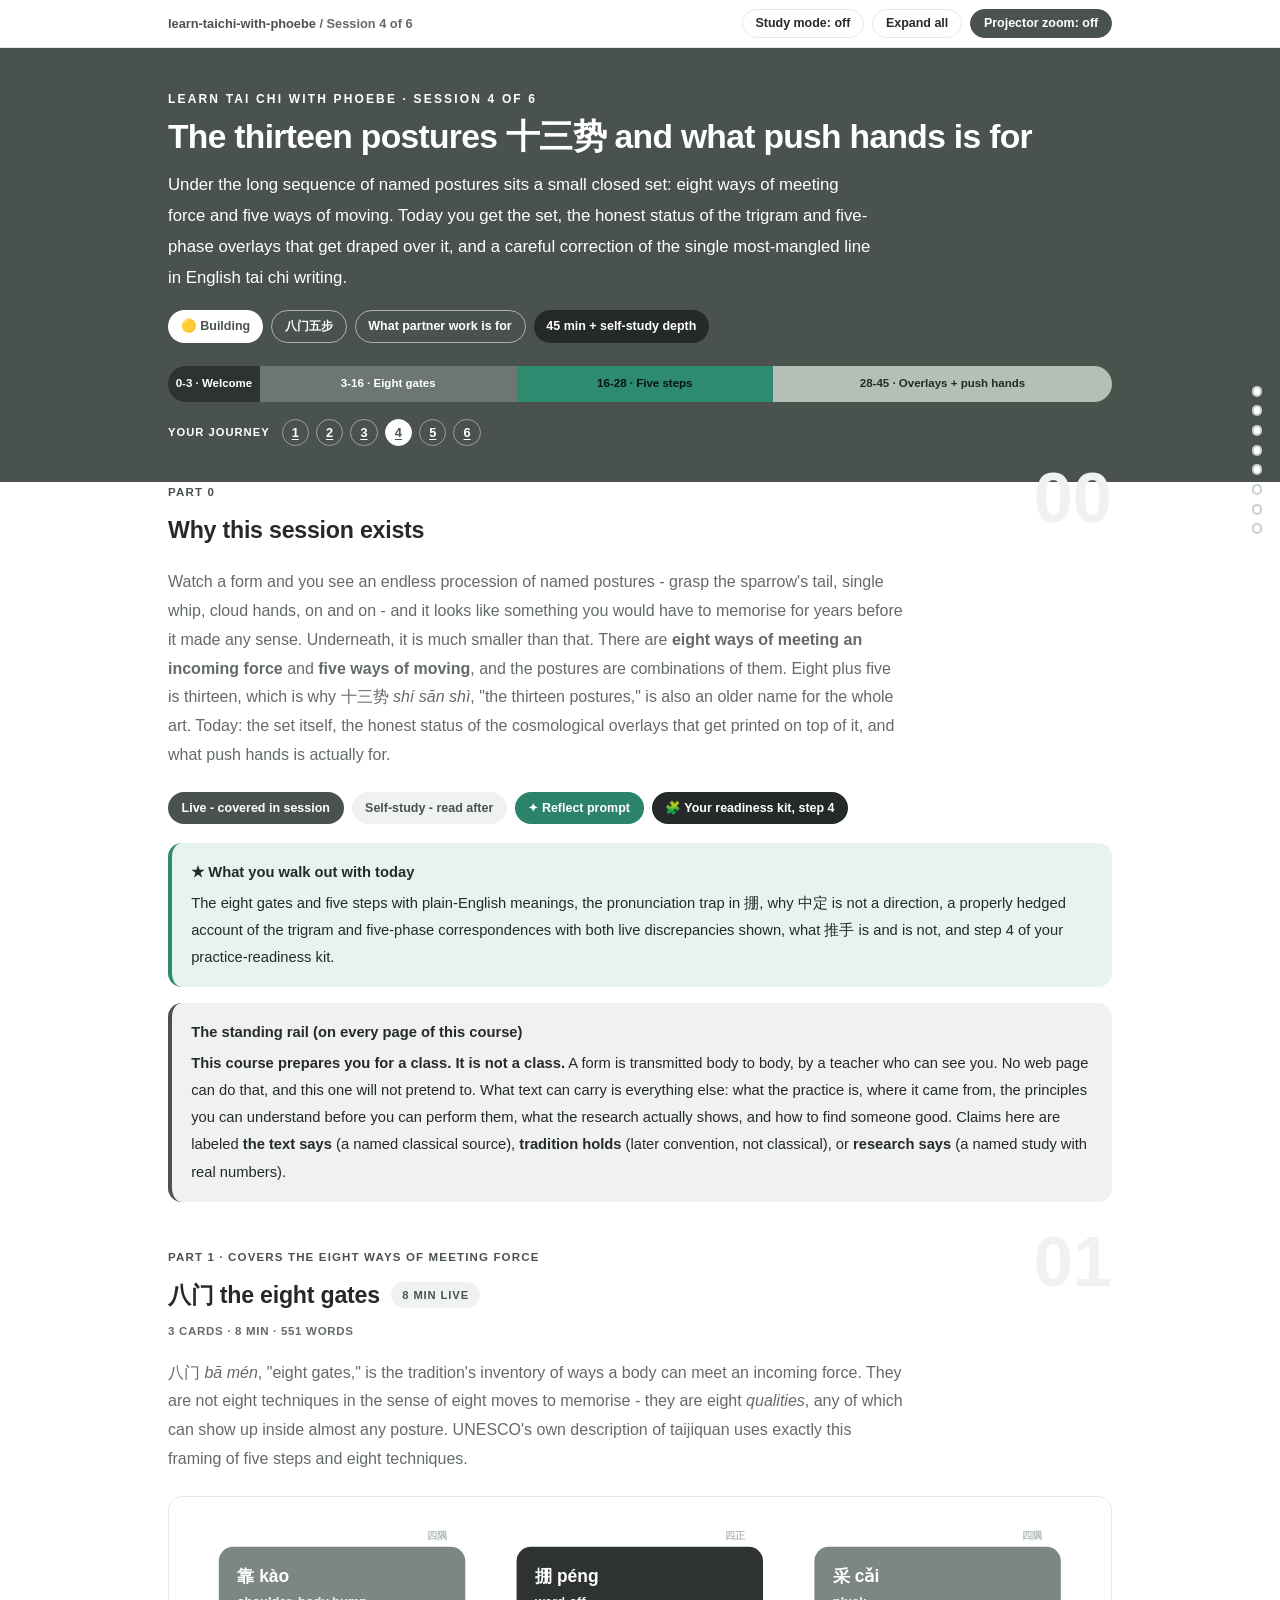
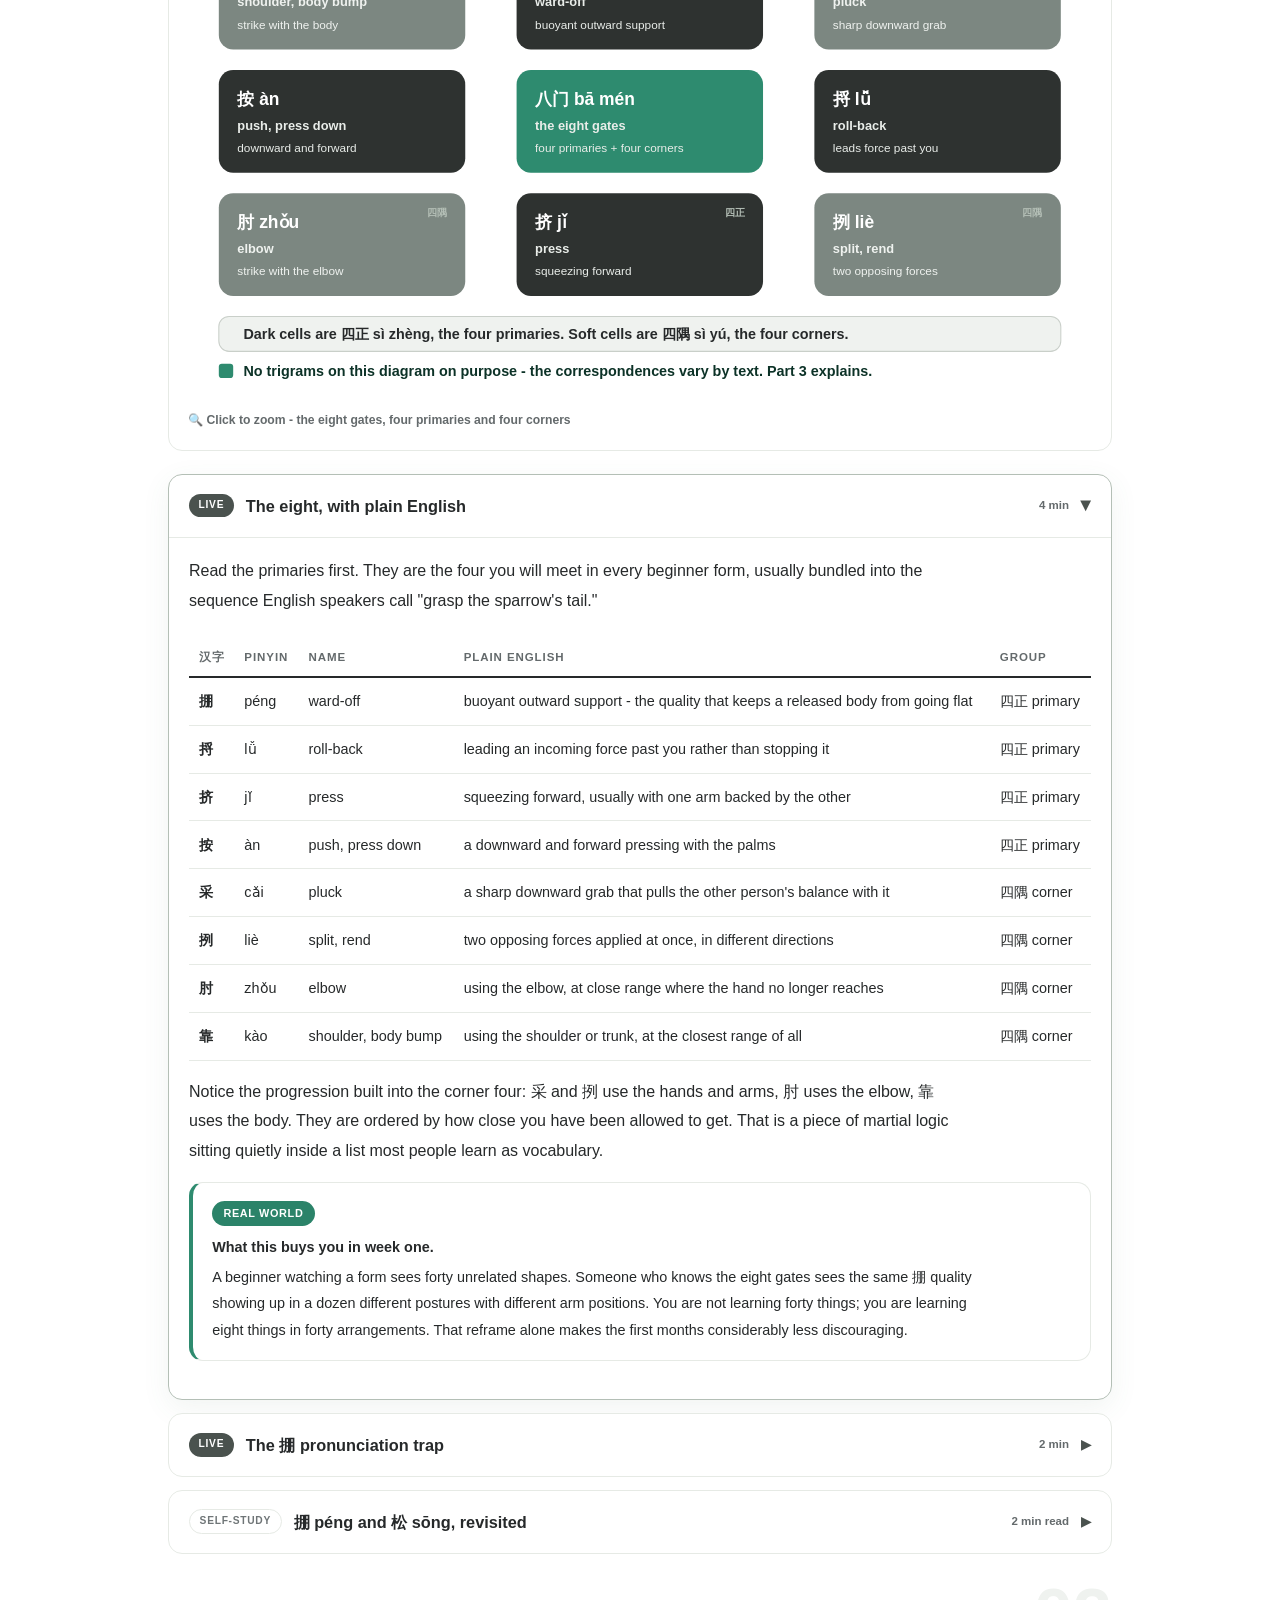
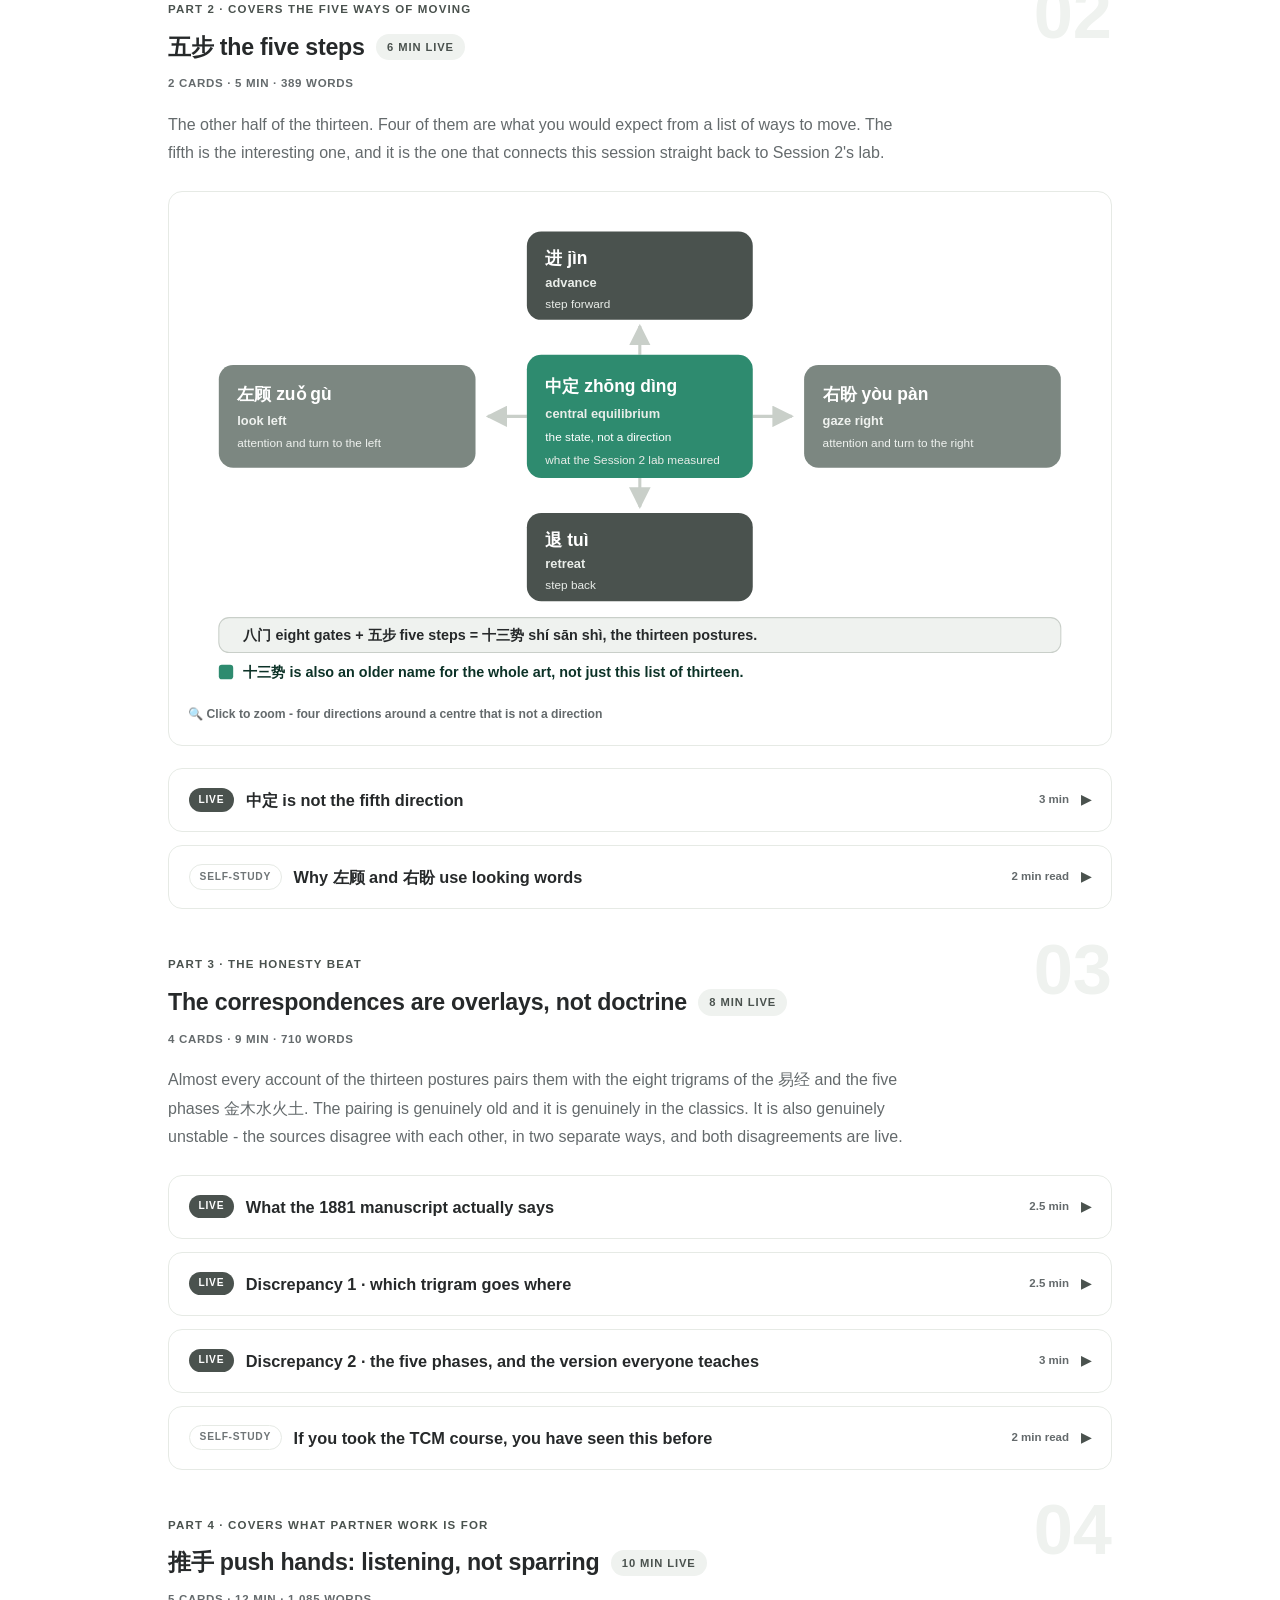
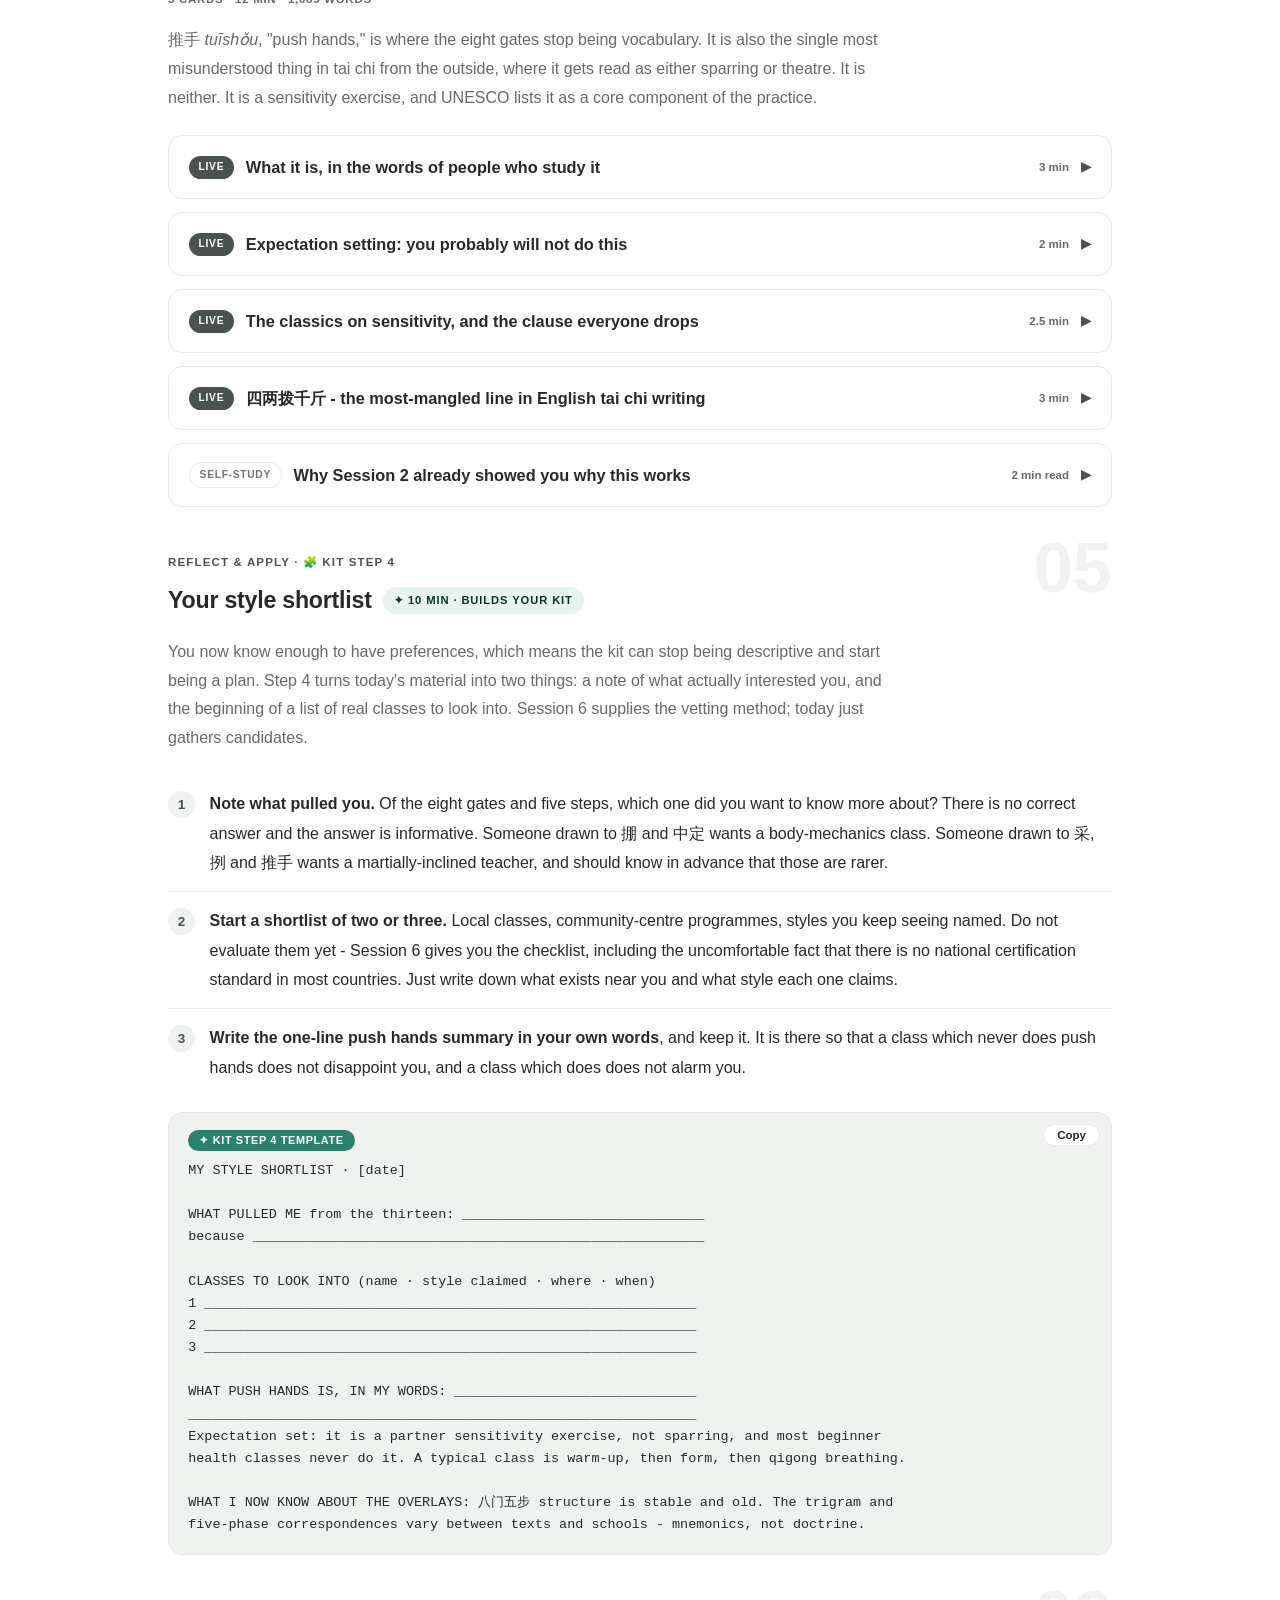
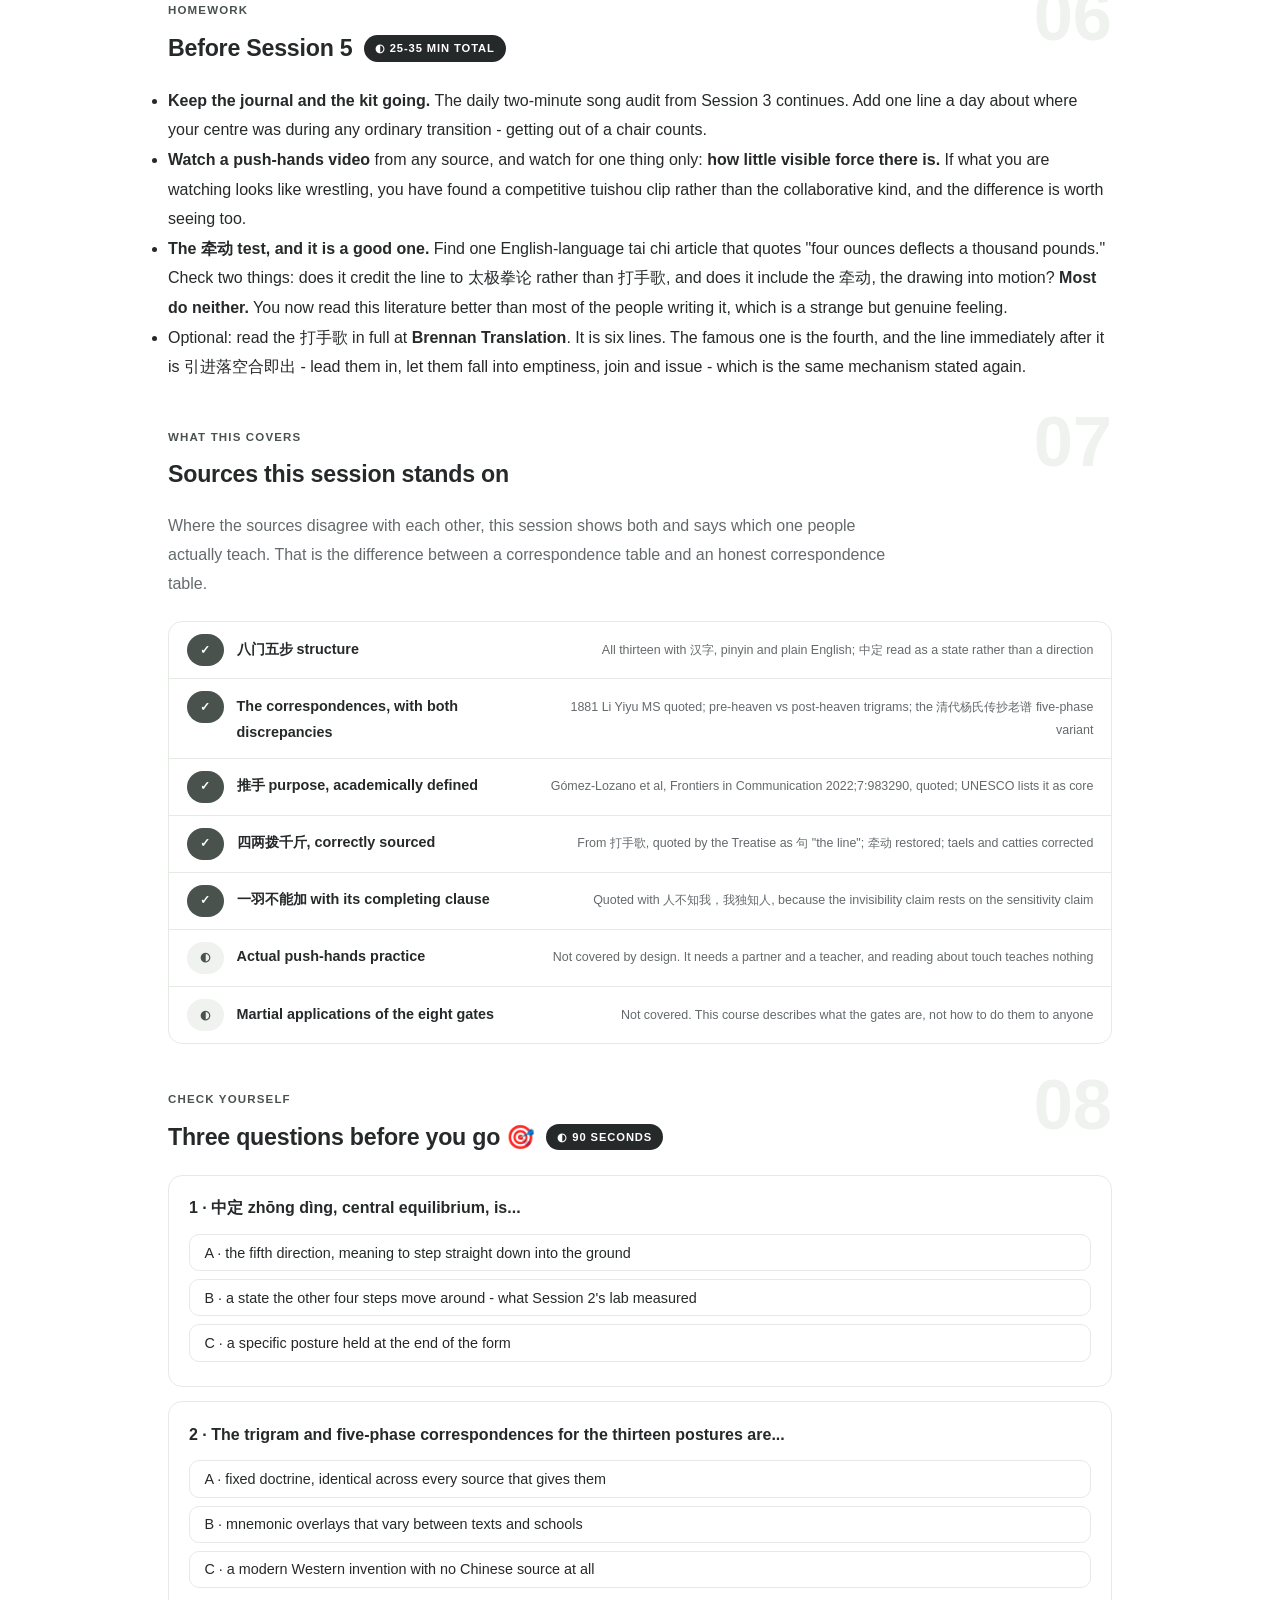
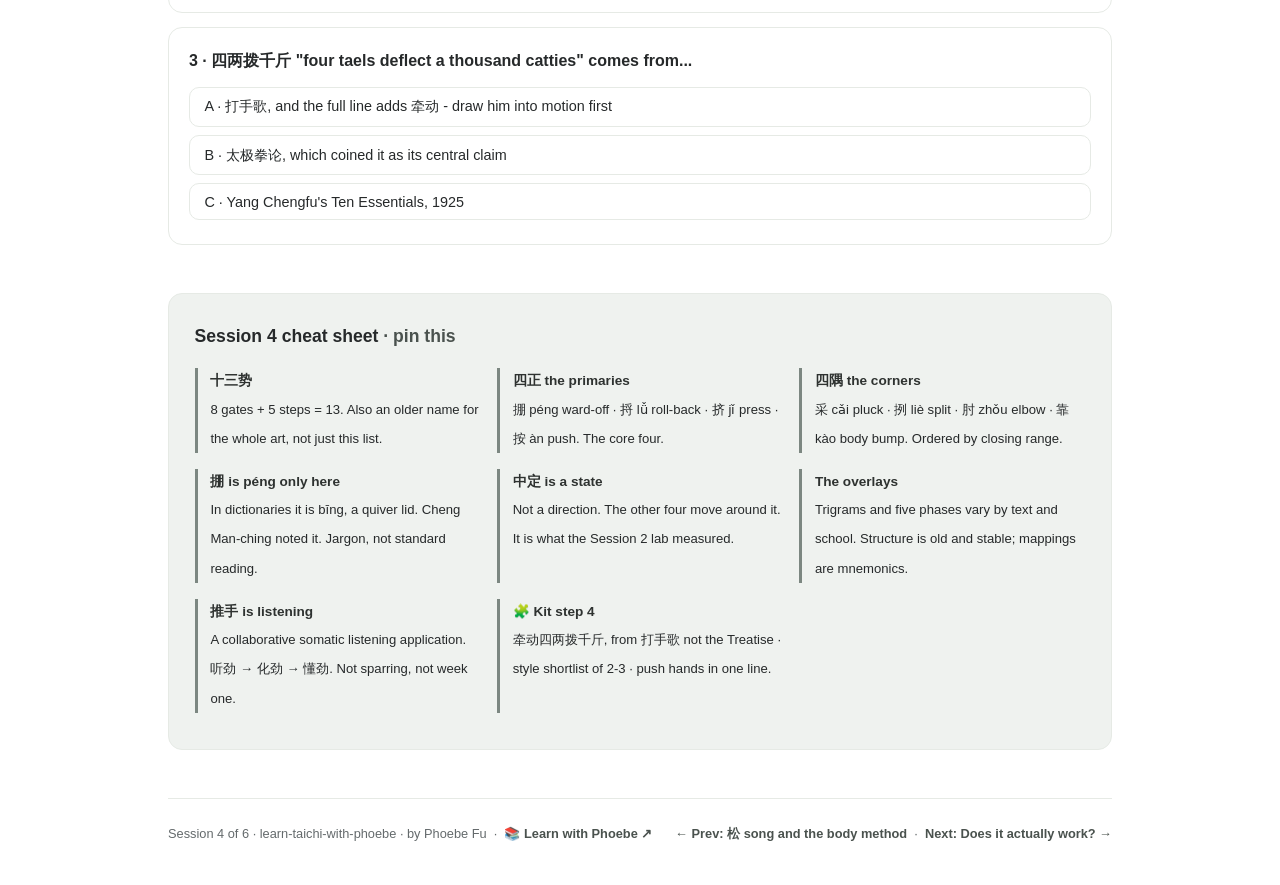
<file: courses/04-thirteen-postures.html>
<!DOCTYPE html>
<html lang="en">
<head>
<meta charset="UTF-8">
<meta name="viewport" content="width=device-width, initial-scale=1.0">
<!-- social:start -->
<meta name="description" content="Watch a form and you see an endless procession of named postures - grasp the sparrow&#x27;s tail, single whip, cloud hands, on and on - and it looks like something you would have to memorise for...">
<meta property="og:type" content="article">
<meta property="og:site_name" content="Learn with Phoebe">
<meta property="og:title" content="The thirteen postures 十三势 and what push hands is for - learn taichi with phoebe">
<meta property="og:description" content="Watch a form and you see an endless procession of named postures - grasp the sparrow&#x27;s tail, single whip, cloud hands, on and on - and it looks like something you would have to memorise for...">
<meta property="og:url" content="https://phoebefu6.github.io/learn-taichi-with-phoebe/courses/04-thirteen-postures.html">
<meta property="og:image" content="https://phoebefu6.github.io/learn-taichi-with-phoebe/assets/og-cover.png">
<meta property="og:image:width" content="1200">
<meta property="og:image:height" content="630">
<meta name="twitter:card" content="summary_large_image">
<meta name="twitter:title" content="The thirteen postures 十三势 and what push hands is for - learn taichi with phoebe">
<meta name="twitter:description" content="Watch a form and you see an endless procession of named postures - grasp the sparrow&#x27;s tail, single whip, cloud hands, on and on - and it looks like something you would have to memorise for...">
<meta name="twitter:image" content="https://phoebefu6.github.io/learn-taichi-with-phoebe/assets/og-cover.png">
<!-- social:end -->
<title>Session 4 · The thirteen postures 十三势 and push hands - learn taichi with phoebe</title>
<link rel="stylesheet" href="../assets/style.css?v=29">
</head>
<body>

<div class="toolbar">
  <div class="wrap">
    <span class="crumb"><a href="../index.html">learn-taichi-with-phoebe</a> / Session 4 of 6</span>
    <button class="btn" id="toggle-all" type="button">Expand all</button>
    <button class="btn primary" id="zoom-toggle" type="button">Projector zoom: off</button>
  </div>
</div>

<header class="masthead">
  <div class="wrap">
    <div class="eyebrow">Learn Tai Chi with Phoebe · Session 4 of 6</div>
    <h1>The thirteen postures 十三势 <span class="accent">and what push</span> hands is for</h1>
    <p class="sub">Under the long sequence of named postures sits a small closed set: eight ways of meeting force and five ways of moving. Today you get the set, the honest status of the trigram and five-phase overlays that get draped over it, and a careful correction of the single most-mangled line in English tai chi writing.</p>
    <div class="chip-row">
      <span class="chip level">🟡 Building</span>
      <span class="chip audience">八门五步</span>
      <span class="chip audience">What partner work is for</span>
      <span class="chip time">45 min + self-study depth</span>
    </div>
    <div class="agenda">
      <span class="a1" style="flex:1">0-3 · Welcome</span>
      <span class="a2" style="flex:3">3-16 · Eight gates</span>
      <span class="a3" style="flex:3">16-28 · Five steps</span>
      <span class="a4" style="flex:4">28-45 · Overlays + push hands</span>
    </div>
  </div>
</header>

<main class="wrap">

  <!-- ============ INTRO ============ -->
  <section class="section" id="intro">
    <div class="section-kicker">
      <span class="klabel">Part 0</span>
      <h2>Why this session exists</h2>
    </div>
    <p class="lede">Watch a form and you see an endless procession of named postures - grasp the sparrow's tail, single whip, cloud hands, on and on - and it looks like something you would have to memorise for years before it made any sense. Underneath, it is much smaller than that. There are <strong>eight ways of meeting an incoming force</strong> and <strong>five ways of moving</strong>, and the postures are combinations of them. Eight plus five is thirteen, which is why 十三势 <em>shí sān shì</em>, "the thirteen postures," is also an older name for the whole art. Today: the set itself, the honest status of the cosmological overlays that get printed on top of it, and what push hands is actually for.</p>
    <div class="legend">
      <span class="pill solid">Live - covered in session</span>
      <span class="pill light">Self-study - read after</span>
      <span class="pill peach">✦ Reflect prompt</span>
      <span class="pill inkpill">🧩 Your readiness kit, step 4</span>
    </div>
    <div class="callout win">
      <strong>★ What you walk out with today</strong>
      The eight gates and five steps with plain-English meanings, the pronunciation trap in 掤, why 中定 is not a direction, a properly hedged account of the trigram and five-phase correspondences with both live discrepancies shown, what 推手 is and is not, and step 4 of your practice-readiness kit.
    </div>
    <div class="callout tip">
      <strong>The standing rail (on every page of this course)</strong>
      <strong>This course prepares you for a class. It is not a class.</strong> A form is transmitted body to body, by a teacher who can see you. No web page can do that, and this one will not pretend to. What text can carry is everything else: what the practice is, where it came from, the principles you can understand before you can perform them, what the research actually shows, and how to find someone good. Claims here are labeled <strong>the text says</strong> (a named classical source), <strong>tradition holds</strong> (later convention, not classical), or <strong>research says</strong> (a named study with real numbers).
    </div>
  </section>

  <!-- ============ PART 1: EIGHT GATES ============ -->
  <section class="section" id="gates">
    <div class="section-kicker">
      <span class="klabel">Part 1 · covers the eight ways of meeting force</span>
      <h2>八门 the eight gates <span class="tag concept">8 min live</span></h2>
    </div>
    <p class="lede">八门 <em>bā mén</em>, "eight gates," is the tradition's inventory of ways a body can meet an incoming force. They are not eight techniques in the sense of eight moves to memorise - they are eight <em>qualities</em>, any of which can show up inside almost any posture. UNESCO's own description of taijiquan uses exactly this framing of five steps and eight techniques.</p>

    <figure class="zoomable">
      <svg viewBox="0 0 880 470" xmlns="http://www.w3.org/2000/svg" role="img" aria-label="The eight gates arranged as a compass: four primaries on the cardinal positions, four corner methods on the diagonals">
        <style>
          .tp4aH { font: 700 17px Inter, sans-serif; fill: #FFFFFF; }
          .tp4aG { font: 600 12.5px Inter, sans-serif; }
          .tp4aD { font: 400 11.5px Inter, sans-serif; }
          .tp4aK { font: 700 10px Inter, sans-serif; fill: #B4BFB6; }
          .tp4aI { font: 700 14px Inter, sans-serif; fill: #26292A; }
          .tp4aN { font: 600 14px Inter, sans-serif; fill: #0C3227; }
        </style>
        <rect x="30" y="30" width="240" height="100" rx="14" fill="#7C8781"/>
        <text class="tp4aK" x="252" y="22" text-anchor="end">四隅</text>
        <text class="tp4aH" x="48" y="64">靠 kào</text>
        <text class="tp4aG" x="48" y="88" fill="#EFF2EF">shoulder, body bump</text>
        <text class="tp4aD" x="48" y="110" fill="#EFF2EF">strike with the body</text>

        <rect x="320" y="30" width="240" height="100" rx="14" fill="#2E3230"/>
        <text class="tp4aK" x="542" y="22" text-anchor="end">四正</text>
        <text class="tp4aH" x="338" y="64">掤 péng</text>
        <text class="tp4aG" x="338" y="88" fill="#E9EDE9">ward-off</text>
        <text class="tp4aD" x="338" y="110" fill="#E9EDE9">buoyant outward support</text>

        <rect x="610" y="30" width="240" height="100" rx="14" fill="#7C8781"/>
        <text class="tp4aK" x="832" y="22" text-anchor="end">四隅</text>
        <text class="tp4aH" x="628" y="64">采 cǎi</text>
        <text class="tp4aG" x="628" y="88" fill="#EFF2EF">pluck</text>
        <text class="tp4aD" x="628" y="110" fill="#EFF2EF">sharp downward grab</text>

        <rect x="30" y="150" width="240" height="100" rx="14" fill="#2E3230"/>
        <text class="tp4aH" x="48" y="184">按 àn</text>
        <text class="tp4aG" x="48" y="208" fill="#E9EDE9">push, press down</text>
        <text class="tp4aD" x="48" y="230" fill="#E9EDE9">downward and forward</text>

        <rect x="320" y="150" width="240" height="100" rx="14" fill="#2E8B6F"/>
        <text class="tp4aH" x="338" y="184">八门 bā mén</text>
        <text class="tp4aG" x="338" y="208" fill="#E9EDE9">the eight gates</text>
        <text class="tp4aD" x="338" y="230" fill="#E9EDE9">four primaries + four corners</text>

        <rect x="610" y="150" width="240" height="100" rx="14" fill="#2E3230"/>
        <text class="tp4aH" x="628" y="184">捋 lǚ</text>
        <text class="tp4aG" x="628" y="208" fill="#E9EDE9">roll-back</text>
        <text class="tp4aD" x="628" y="230" fill="#E9EDE9">leads force past you</text>

        <rect x="30" y="270" width="240" height="100" rx="14" fill="#7C8781"/>
        <text class="tp4aK" x="252" y="292" text-anchor="end">四隅</text>
        <text class="tp4aH" x="48" y="304">肘 zhǒu</text>
        <text class="tp4aG" x="48" y="328" fill="#EFF2EF">elbow</text>
        <text class="tp4aD" x="48" y="350" fill="#EFF2EF">strike with the elbow</text>

        <rect x="320" y="270" width="240" height="100" rx="14" fill="#2E3230"/>
        <text class="tp4aK" x="542" y="292" text-anchor="end">四正</text>
        <text class="tp4aH" x="338" y="304">挤 jǐ</text>
        <text class="tp4aG" x="338" y="328" fill="#E9EDE9">press</text>
        <text class="tp4aD" x="338" y="350" fill="#E9EDE9">squeezing forward</text>

        <rect x="610" y="270" width="240" height="100" rx="14" fill="#7C8781"/>
        <text class="tp4aK" x="832" y="292" text-anchor="end">四隅</text>
        <text class="tp4aH" x="628" y="304">挒 liè</text>
        <text class="tp4aG" x="628" y="328" fill="#EFF2EF">split, rend</text>
        <text class="tp4aD" x="628" y="350" fill="#EFF2EF">two opposing forces</text>

        <rect x="30" y="390" width="820" height="34" rx="10" fill="#EFF2EF" stroke="#C9CFC9"/>
        <text class="tp4aI" x="54" y="412">Dark cells are 四正 sì zhèng, the four primaries. Soft cells are 四隅 sì yú, the four corners.</text>
        <rect x="30" y="436" width="14" height="14" rx="3" fill="#2E8B6F"/>
        <text class="tp4aN" x="54" y="448">No trigrams on this diagram on purpose - the correspondences vary by text. Part 3 explains.</text>
      </svg>
      <figcaption>🔍 Click to zoom - the eight gates, four primaries and four corners</figcaption>
    </figure>

    <details class="card" open>
      <summary><span class="mode live">Live</span>The eight, with plain English<span class="mini">4 min</span><span class="caret">▶</span></summary>
      <div class="body">
        <p>Read the primaries first. They are the four you will meet in every beginner form, usually bundled into the sequence English speakers call "grasp the sparrow's tail."</p>
        <table class="clean">
          <thead>
            <tr><th>汉字</th><th>Pinyin</th><th>Name</th><th>Plain English</th><th>Group</th></tr>
          </thead>
          <tbody>
            <tr><td>掤</td><td>péng</td><td>ward-off</td><td>buoyant outward support - the quality that keeps a released body from going flat</td><td>四正 primary</td></tr>
            <tr><td>捋</td><td>lǚ</td><td>roll-back</td><td>leading an incoming force past you rather than stopping it</td><td>四正 primary</td></tr>
            <tr><td>挤</td><td>jǐ</td><td>press</td><td>squeezing forward, usually with one arm backed by the other</td><td>四正 primary</td></tr>
            <tr><td>按</td><td>àn</td><td>push, press down</td><td>a downward and forward pressing with the palms</td><td>四正 primary</td></tr>
            <tr><td>采</td><td>cǎi</td><td>pluck</td><td>a sharp downward grab that pulls the other person's balance with it</td><td>四隅 corner</td></tr>
            <tr><td>挒</td><td>liè</td><td>split, rend</td><td>two opposing forces applied at once, in different directions</td><td>四隅 corner</td></tr>
            <tr><td>肘</td><td>zhǒu</td><td>elbow</td><td>using the elbow, at close range where the hand no longer reaches</td><td>四隅 corner</td></tr>
            <tr><td>靠</td><td>kào</td><td>shoulder, body bump</td><td>using the shoulder or trunk, at the closest range of all</td><td>四隅 corner</td></tr>
          </tbody>
        </table>
        <p>Notice the progression built into the corner four: 采 and 挒 use the hands and arms, 肘 uses the elbow, 靠 uses the body. They are ordered by how close you have been allowed to get. That is a piece of martial logic sitting quietly inside a list most people learn as vocabulary.</p>
        <div class="callout example">
          <span class="ex-pill">Real world</span>
          <p><strong>What this buys you in week one.</strong> A beginner watching a form sees forty unrelated shapes. Someone who knows the eight gates sees the same 掤 quality showing up in a dozen different postures with different arm positions. You are not learning forty things; you are learning eight things in forty arrangements. That reframe alone makes the first months considerably less discouraging.</p>
        </div>
      </div>
    </details>

    <details class="card">
      <summary><span class="mode live">Live</span>The 掤 pronunciation trap<span class="mini">2 min</span><span class="caret">▶</span></summary>
      <div class="body">
        <p>Worth knowing before you look it up and get confused. <strong>掤 is read <em>péng</em> only inside taijiquan jargon.</strong> Open a Chinese dictionary and the character is <strong>bīng</strong>, meaning a quiver lid - the cover on an arrow case. It has no everyday martial meaning at all.</p>
        <p>This is not a modern internet discovery. <strong>Cheng Man-ching noted exactly this</strong>: the reading used throughout the art is a specialist convention rather than the standard one. So if a dictionary app tells you the word is <em>bīng</em>, the app is right and the school is also right, and the two facts live comfortably together as long as you know which register you are in.</p>
        <p>Label it as <strong>tradition holds</strong>, not <em>the text says</em>. It is a convention of the community, and a very stable one - but it is a convention.</p>
      </div>
    </details>

    <details class="card">
      <summary><span class="mode self">Self-study</span>掤 péng and 松 sōng, revisited<span class="mini">2 min read</span><span class="caret">▶</span></summary>
      <div class="body">
        <p>Session 3 introduced 掤 as the partner of 松: the buoyant outward supportive quality that keeps a released body from collapsing. Here it turns up again, this time as the first of the eight gates, which tells you something about how the tradition organises itself.</p>
        <p>掤 is doing double duty. It is a <strong>technique</strong> - a specific way of meeting an incoming force with a rounded, supported arm structure. And it is a <strong>quality</strong> that is supposed to be present continuously, in every posture, whether or not you are doing the technique called ward-off. That double meaning is why teachers say things like "you have lost your péng" while you are doing something that is plainly not ward-off. They mean the support has gone out of you, not that you performed the wrong move.</p>
        <p>The floating-arms test from Session 3's audit is the cheapest way to feel the quality version. The technique version needs a partner and a teacher, and this course is not going to pretend otherwise.</p>
      </div>
    </details>
  </section>

  <!-- ============ PART 2: FIVE STEPS ============ -->
  <section class="section" id="steps">
    <div class="section-kicker">
      <span class="klabel">Part 2 · covers the five ways of moving</span>
      <h2>五步 the five steps <span class="tag concept">6 min live</span></h2>
    </div>
    <p class="lede">The other half of the thirteen. Four of them are what you would expect from a list of ways to move. The fifth is the interesting one, and it is the one that connects this session straight back to Session 2's lab.</p>

    <figure class="zoomable">
      <svg viewBox="0 0 880 470" xmlns="http://www.w3.org/2000/svg" role="img" aria-label="The five steps: advance, retreat, look left and gaze right arranged around central equilibrium in the middle">
        <style>
          .tp4bH { font: 700 17px Inter, sans-serif; fill: #FFFFFF; }
          .tp4bG { font: 600 12.5px Inter, sans-serif; }
          .tp4bD { font: 400 11.5px Inter, sans-serif; }
          .tp4bI { font: 700 14px Inter, sans-serif; fill: #26292A; }
          .tp4bN { font: 600 14px Inter, sans-serif; fill: #0C3227; }
        </style>
        <defs>
          <marker id="tp4bArw" viewBox="0 0 10 10" refX="9" refY="5" markerWidth="7" markerHeight="7" orient="auto-start-reverse">
            <path d="M 0 0 L 10 5 L 0 10 z" fill="#C9CFC9"/>
          </marker>
        </defs>
        <line x1="440" y1="140" x2="440" y2="112" stroke="#C9CFC9" stroke-width="3" marker-end="url(#tp4bArw)"/>
        <line x1="440" y1="260" x2="440" y2="288" stroke="#C9CFC9" stroke-width="3" marker-end="url(#tp4bArw)"/>
        <line x1="330" y1="200" x2="292" y2="200" stroke="#C9CFC9" stroke-width="3" marker-end="url(#tp4bArw)"/>
        <line x1="550" y1="200" x2="588" y2="200" stroke="#C9CFC9" stroke-width="3" marker-end="url(#tp4bArw)"/>

        <rect x="330" y="20" width="220" height="86" rx="14" fill="#4A524E"/>
        <text class="tp4bH" x="348" y="52">进 jìn</text>
        <text class="tp4bG" x="348" y="74" fill="#E9EDE9">advance</text>
        <text class="tp4bD" x="348" y="94" fill="#E9EDE9">step forward</text>

        <rect x="30" y="150" width="250" height="100" rx="14" fill="#7C8781"/>
        <text class="tp4bH" x="48" y="184">左顾 zuǒ gù</text>
        <text class="tp4bG" x="48" y="208" fill="#EFF2EF">look left</text>
        <text class="tp4bD" x="48" y="230" fill="#EFF2EF">attention and turn to the left</text>

        <rect x="330" y="140" width="220" height="120" rx="14" fill="#2E8B6F"/>
        <text class="tp4bH" x="348" y="176">中定 zhōng dìng</text>
        <text class="tp4bG" x="348" y="202" fill="#E9EDE9">central equilibrium</text>
        <text class="tp4bD" x="348" y="224" fill="#FFFFFF">the state, not a direction</text>
        <text class="tp4bD" x="348" y="246" fill="#E9EDE9">what the Session 2 lab measured</text>

        <rect x="600" y="150" width="250" height="100" rx="14" fill="#7C8781"/>
        <text class="tp4bH" x="618" y="184">右盼 yòu pàn</text>
        <text class="tp4bG" x="618" y="208" fill="#EFF2EF">gaze right</text>
        <text class="tp4bD" x="618" y="230" fill="#EFF2EF">attention and turn to the right</text>

        <rect x="330" y="294" width="220" height="86" rx="14" fill="#4A524E"/>
        <text class="tp4bH" x="348" y="326">退 tuì</text>
        <text class="tp4bG" x="348" y="348" fill="#E9EDE9">retreat</text>
        <text class="tp4bD" x="348" y="368" fill="#E9EDE9">step back</text>

        <rect x="30" y="396" width="820" height="34" rx="10" fill="#EFF2EF" stroke="#C9CFC9"/>
        <text class="tp4bI" x="54" y="418">八门 eight gates + 五步 five steps = 十三势 shí sān shì, the thirteen postures.</text>
        <rect x="30" y="442" width="14" height="14" rx="3" fill="#2E8B6F"/>
        <text class="tp4bN" x="54" y="454">十三势 is also an older name for the whole art, not just this list of thirteen.</text>
      </svg>
      <figcaption>🔍 Click to zoom - four directions around a centre that is not a direction</figcaption>
    </figure>

    <details class="card">
      <summary><span class="mode live">Live</span>中定 is not the fifth direction<span class="mini">3 min</span><span class="caret">▶</span></summary>
      <div class="body">
        <p>The list reads 进 <em>jìn</em> advance, 退 <em>tuì</em> retreat, 左顾 <em>zuǒ gù</em> look left, 右盼 <em>yòu pàn</em> gaze right, 中定 <em>zhōng dìng</em> central equilibrium. Four of those are movements. The fifth is a category error if you read it as a movement, and reading it correctly is the point of this part.</p>
        <p><strong>中定 is not a direction you go in. It is the state the other four move around.</strong> You do not do 中定 instead of advancing; you advance while maintaining it, or you fail to and the step becomes a lurch. It is the condition that makes the other four survivable.</p>
        <p>And you have already measured it. Session 2's lab computed a base of support from the foot polygons and tested whether the centre of mass stayed inside it, reporting a margin in centimetres and a recoverable lean in degrees. <strong>That margin is 中定, quantified.</strong> The lab was not a warm-up for this session - it was this session's fifth step, three weeks early, with numbers on it.</p>
        <div class="callout example">
          <span class="ex-pill">Real world</span>
          <p><strong>Why this is the practical half of the thirteen.</strong> Almost nothing in a beginner health class is about the eight gates - you will not be doing 挒 or 靠 to anyone. But every single transition in the form is an exercise in the five steps, and specifically in keeping 中定 while doing the other four. If you take one thing from this session into a class, take the habit of asking, mid-transition, whether your centre is still where you can recover it.</p>
        </div>
      </div>
    </details>

    <details class="card">
      <summary><span class="mode self">Self-study</span>Why 左顾 and 右盼 use looking words<span class="mini">2 min read</span><span class="caret">▶</span></summary>
      <div class="body">
        <p>顾 <em>gù</em> and 盼 <em>pàn</em> both mean to look, to glance, to attend to - not to step. That is worth a moment, because it means two of the five "steps" are not primarily about the feet at all. They name where your <strong>attention and orientation</strong> go, with the body turn following.</p>
        <p>This lines up with 用意不用力 from Session 3, and with the plain-English gloss given there: lead the movement with attention rather than muscular push. The five steps encode the same priority in their vocabulary - two footwork terms, two attention terms, and one state.</p>
        <p>A caution, though: this is an <strong>interpretive</strong> reading of the wording, not something the classics spell out. Different schools weight the looking and the stepping differently, and some teach 左顾 and 右盼 as straightforward sideways footwork. Hold it lightly.</p>
      </div>
    </details>
  </section>

  <!-- ============ PART 3: THE OVERLAYS ============ -->
  <section class="section" id="overlays">
    <div class="section-kicker">
      <span class="klabel">Part 3 · the honesty beat</span>
      <h2>The correspondences are overlays, not doctrine <span class="tag concept">8 min live</span></h2>
    </div>
    <p class="lede">Almost every account of the thirteen postures pairs them with the eight trigrams of the 易经 and the five phases 金木水火土. The pairing is genuinely old and it is genuinely in the classics. It is also genuinely unstable - the sources disagree with each other, in two separate ways, and both disagreements are live.</p>

    <details class="card">
      <summary><span class="mode live">Live</span>What the 1881 manuscript actually says<span class="mini">2.5 min</span><span class="caret">▶</span></summary>
      <div class="body">
        <p><strong>The text says.</strong> The best primary witness is Li Yiyu's handwritten manual of 1881, the same manuscript that carries the "I do not know with whom taijiquan began" line from Session 1:</p>
        <div class="prompt-box good"><span class="label">✦ 李亦畬 manuscript (1881)</span>掤捋擠按。即坎離震兑。四正方也。
採挒肘靠。即乾坤艮巽。四斜角也。
進步退步左顧右盻中定。即金木水火土也。

"Peng, lü, ji, an: these are kan, li, zhen, dui - the four cardinal directions.
Cai, lie, zhou, kao: these are qian, kun, gen, xun - the four diagonal corners.
Advance, retreat, look left, gaze right, central equilibrium: these are
metal, wood, water, fire, earth."</div>
        <p>So the structure of the mapping is clear enough: four primaries to the four cardinal trigrams, four corner methods to the four corner trigrams, five steps to the five phases. If the story ended there, this would be a tidy correspondence table and nobody would need a hedge.</p>
      </div>
    </details>

    <details class="card">
      <summary><span class="mode live">Live</span>Discrepancy 1 · which trigram goes where<span class="mini">2.5 min</span><span class="caret">▶</span></summary>
      <div class="body">
        <p>The 1881 text gives 掤=坎, 捋=離, 挤=震, 按=兑 for the primaries, and the corner trigrams 乾坤艮巽 for the corner methods. <strong>Many modern sources give a completely different assignment</strong> - commonly 掤=乾, 捋=坤 and so on, putting the corner trigrams on the primary techniques and vice versa.</p>
        <p>This is not sloppiness on anyone's part. The difference tracks a real distinction in Chinese cosmology: <strong>先天八卦 <em>xiāntiān bāguà</em>, the pre-heaven arrangement, versus 后天八卦 <em>hòutiān bāguà</em>, the post-heaven arrangement.</strong> These are two standard orderings of the same eight trigrams around a circle, and they place the trigrams in different compass positions. Map the eight gates onto compass positions and then read off the trigrams, and which arrangement you used decides the answer.</p>
        <p><strong>There is no single canonical mapping.</strong> Both are defensible; both have textual support somewhere; the schools that teach each are equally confident. Anyone who tells you their version is <em>the</em> correct one is telling you which arrangement their lineage inherited, not settling a question.</p>
      </div>
    </details>

    <details class="card">
      <summary><span class="mode live">Live</span>Discrepancy 2 · the five phases, and the version everyone teaches<span class="mini">3 min</span><span class="caret">▶</span></summary>
      <div class="body">
        <p>This one is sharper, because here the version almost universally taught is <strong>not</strong> the one the 1881 classic gives.</p>
        <p>Read the classic positionally - pair the five steps with the five phases in the order they are listed - and you get:</p>
        <ul>
          <li>进 advance = 金 metal · 退 retreat = 木 wood · 左顾 look left = 水 water · 右盼 gaze right = 火 fire · 中定 = 土 earth</li>
        </ul>
        <p>Now open the 《清代杨氏传抄老谱》, the Qing-dynasty Yang-family transcribed manuscript, and you get a different mapping built on <strong>directional cosmology</strong> rather than list order:</p>
        <ul>
          <li>进 advance = <strong>火 fire, south</strong> · 退 retreat = <strong>水 water, north</strong> · 左顾 = <strong>木 wood, east</strong> · 右盼 = <strong>金 metal, west</strong> · 中定 = <strong>土 earth, centre</strong></li>
        </ul>
        <p>The second version is coherent - it uses the standard phase-to-direction assignments that run through all of Chinese correlative thought, the same ones a TCM course would teach you. It is also <strong>the version almost everyone teaches</strong>, including schools that will cite the 1881 manuscript as their authority on the same page.</p>
        <div class="callout tip">
          <strong>The honest line, worth memorising</strong>
          <strong>The eight-gate and five-step structure is stable and old. The trigram and five-phase correspondences are mnemonic overlays that vary between texts and schools, and should be taught as such.</strong> That is not a debunking - the overlays are part of the tradition and they are useful as memory aids and as a way of saying "these eight belong together." It is a statement about what kind of thing they are. Structure: load-bearing. Overlay: decorative and variable.
        </div>
      </div>
    </details>

    <details class="card">
      <summary><span class="mode self">Self-study</span>If you took the TCM course, you have seen this before<span class="mini">2 min read</span><span class="caret">▶</span></summary>
      <div class="body">
        <p>The pattern here is not specific to tai chi. It is the <strong>correspondence-system habit</strong> that runs through classical Chinese thought: take any set of things, count them, and if the count is five or eight, map them onto the five phases or the eight trigrams.</p>
        <p>The habit is generative - it produces elegant, memorable, internally consistent systems - and it is also unconstrained, because nothing stops a later writer from producing a different consistent mapping of the same set. That is precisely what happened here, twice.</p>
        <p>The reading strategy is the same one that course recommended: treat the correspondence as a <strong>filing system</strong> the tradition uses to organise and remember its own material, and do not treat agreement between two systems as evidence that either is describing a mechanism. When two mappings of the same eight items disagree, that is not a scandal. It is what you should expect from a filing system with more than one librarian.</p>
      </div>
    </details>
  </section>

  <!-- ============ PART 4: PUSH HANDS ============ -->
  <section class="section" id="pushhands">
    <div class="section-kicker">
      <span class="klabel">Part 4 · covers what partner work is for</span>
      <h2>推手 push hands: listening, not sparring <span class="tag concept">10 min live</span></h2>
    </div>
    <p class="lede">推手 <em>tuīshǒu</em>, "push hands," is where the eight gates stop being vocabulary. It is also the single most misunderstood thing in tai chi from the outside, where it gets read as either sparring or theatre. It is neither. It is a sensitivity exercise, and UNESCO lists it as a core component of the practice.</p>

    <details class="card">
      <summary><span class="mode live">Live</span>What it is, in the words of people who study it<span class="mini">3 min</span><span class="caret">▶</span></summary>
      <div class="body">
        <p><strong>Research says.</strong> An academic definition, from Gómez-Lozano and colleagues in <em>Frontiers in Communication</em> 2022;7:983290:</p>
        <div class="prompt-box good"><span class="label">✦ Gómez-Lozano et al, Frontiers in Communication 2022;7:983290</span>"The aim of Tuishou practice is to sensitize oneself to an opponent's movement
and intention while concealing one's own."

Non-competitive tuishou, in the same paper:
"a collaborative somatic listening application"</div>
        <p>Read "collaborative somatic listening" slowly, because every word is doing work. <em>Collaborative</em>: you and your partner are building something together, not competing. <em>Somatic</em>: the information channel is touch, not sight. <em>Listening</em>: the goal is to receive information, not to deliver force.</p>
        <p>The tradition names three skills, in order of difficulty:</p>
        <ul>
          <li><strong>听劲 <em>tīng jìn</em>, listening energy</strong> - detecting what the other person is doing through contact. It comes first because nothing else is possible without it.</li>
          <li><strong>化劲 <em>huà jìn</em>, transforming energy</strong> - redirecting what you detected, rather than blocking it.</li>
          <li><strong>懂劲 <em>dǒng jìn</em>, understanding energy</strong> - the mature skill, where you know what is coming before it fully arrives.</li>
        </ul>
        <p>And a four-character strategy that governs the contact itself: <strong>粘连黏随 <em>zhān lián nián suí</em></strong> - stick, connect, adhere, follow. All four are about not losing contact and not fighting it. Nothing in that phrase is about winning.</p>
      </div>
    </details>

    <details class="card">
      <summary><span class="mode live">Live</span>Expectation setting: you probably will not do this<span class="mini">2 min</span><span class="caret">▶</span></summary>
      <div class="body">
        <p>An honest warning, because it saves disappointment on both sides.</p>
        <p><strong>Push hands is not sparring, and it is not standard beginner content.</strong> Harvard Health's description of a typical tai chi class runs <strong>warm-up, then form instruction, then qigong breathing</strong>. Push hands is not mentioned. Most health-oriented classes, which is most classes, never do it at all, and many teachers who do teach it hold it back for students who already have a form.</p>
        <p>So: <strong>do not expect it in week one</strong>, do not judge a class for not offering it, and do not assume a class that does offer it is more advanced or more authentic. It is a different curriculum choice, and Session 6 will help you work out which curriculum you actually want. What today gives you is the ability to ask the question intelligently.</p>
      </div>
    </details>

    <details class="card">
      <summary><span class="mode live">Live</span>The classics on sensitivity, and the clause everyone drops<span class="mini">2.5 min</span><span class="caret">▶</span></summary>
      <div class="body">
        <p><strong>The text says.</strong> The most famous statement of the sensitivity ideal, from 太极拳论:</p>
        <div class="prompt-box good"><span class="label">✦ 太极拳论</span>一羽不能加，蝇虫不能落。

Yī yǔ bù néng jiā, yíng chóng bù néng luò.

"A single feather cannot be added; a fly or insect cannot alight."</div>
        <p>Quoted alone, as it usually is, it sounds like a boast about superhuman touch. But the very next clause completes the thought and changes what kind of claim it is:</p>
        <div class="prompt-box good"><span class="label">✦ 太极拳论 · the completing clause</span>人不知我，我独知人。

Rén bù zhī wǒ, wǒ dú zhī rén.

"The opponent does not know me; I alone know the opponent."</div>
        <p>Put them back together and the logic is plain. <strong>The invisibility claim rests on the sensitivity claim.</strong> You are not unreadable because you are hiding; you are unreadable because you are reading faster than they are, so you are always responding to them rather than committing to something they can feel. Drop the second clause and the first becomes a mystical flourish. Keep it and it is an argument.</p>
      </div>
    </details>

    <details class="card">
      <summary><span class="mode live">Live</span>四两拨千斤 - the most-mangled line in English tai chi writing<span class="mini">3 min</span><span class="caret">▶</span></summary>
      <div class="body">
        <p>"Four ounces moves a thousand pounds." You have seen it. It is on posters, in book titles, in the first paragraph of a thousand articles, and it is nearly always attributed to Wang Zongyue's 太极拳论. Three things about it are wrong, and all three are fixable.</p>
        <p><strong>1. It is not from the Treatise.</strong> 四两拨千斤 is from 《打手歌》, the "Song of Striking Hands." The Treatise <em>quotes</em> it, as an existing saying:</p>
        <div class="prompt-box good"><span class="label">✦ 太极拳论, quoting an existing line</span>察四两拨千斤之句，显非力胜。

Chá sì liǎng bō qiān jīn zhī jù, xiǎn fēi lì shèng.

"Examining the line 'four taels deflect a thousand catties,'
it is clear this is not victory by strength."</div>
        <p>The decisive word is <strong>句 <em>jù</em>, "the line"</strong>. You do not write "examining the line X" about a sentence you are in the middle of composing. The Treatise is citing something its readers already knew. So the attribution people give it is not just imprecise, it is backwards.</p>
        <p><strong>2. The full form has two more characters, and they are the mechanism.</strong> The line in 打手歌 reads <strong>牵动四两拨千斤 <em>qiān dòng sì liǎng bō qiān jīn</em></strong> - "<strong>draw him into motion</strong>, and four taels deflect a thousand catties." 牵动 <em>qiān dòng</em> means to pull, to tug into movement, to set in motion.</p>
        <p>This is not decoration and it is not a preamble. <strong>Without first pulling the opponent off balance, four taels deflect nothing.</strong> The tiny force works on someone already travelling, already outside their own base - which is exactly the condition Session 2's lab put a number on. Strip 牵动 out and the line becomes a claim that a feather can move a boulder, which is silly. Leave it in and it becomes a claim about timing and balance, which is correct.</p>
        <p><strong>3. The units are wrong in the standard translation.</strong> 两 <em>liǎng</em> is a tael, not an ounce, and 斤 <em>jīn</em> is a catty, not a pound. <strong>1 jin = 16 liang</strong>, so the ratio the line states is <strong>1:4,000</strong>. And a late-Qing jin weighed about <strong>596.8 g</strong>, so what the line literally says is <strong>four taels (about 150 g) deflect a thousand catties (about 600 kg)</strong>. "Four ounces moves a thousand pounds" is right in spirit and wrong in units, and the real weights are a good deal more impressive.</p>
        <div class="callout win">
          <strong>The line, restored</strong>
          <strong>牵动四两拨千斤</strong> - from 《打手歌》, not the Treatise. "Draw him into motion, and four taels deflect a thousand catties." About 150 g against about 600 kg, and only after the drawing. The 牵动 is the whole thing.
        </div>
      </div>
    </details>

    <details class="card">
      <summary><span class="mode self">Self-study</span>Why Session 2 already showed you why this works<span class="mini">2 min read</span><span class="caret">▶</span></summary>
      <div class="body">
        <p>"Drawing someone into motion" has a plain mechanical description: <strong>you are moving their centre of mass toward the edge of their base of support.</strong> Once it is near the edge, the force needed to take it past the edge is small, because the thing doing most of the work is their own weight.</p>
        <p>The lab already showed you how little travel that takes. In the parallel stance the margin was about 12.5 cm; on one leg it was about 4.5 cm, with roughly 2.6 degrees of recoverable lean. Those are not large numbers. Get someone's centre out to that boundary and a very small nudge finishes it - four taels, near enough.</p>
        <p>This is one of the places where a classical claim and ordinary mechanics say the same thing, and it is worth noticing that the honest version of the claim is the one that survives the check. The mangled version ("a tiny force beats a huge force") does not. The full version ("draw them into motion first, then a tiny force is enough") does.</p>
      </div>
    </details>
  </section>

  <!-- ============ APPLY: KIT STEP 4 ============ -->
  <section class="section" id="apply-kit">
    <div class="section-kicker">
      <span class="klabel">Reflect &amp; apply · 🧩 kit step 4</span>
      <h2>Your style shortlist <span class="tag demo">✦ 10 min · builds your kit</span></h2>
    </div>
    <p class="lede">You now know enough to have preferences, which means the kit can stop being descriptive and start being a plan. Step 4 turns today's material into two things: a note of what actually interested you, and the beginning of a list of real classes to look into. Session 6 supplies the vetting method; today just gathers candidates.</p>

    <div class="steps">
      <div class="step"><p><strong>Note what pulled you.</strong> Of the eight gates and five steps, which one did you want to know more about? There is no correct answer and the answer is informative. Someone drawn to 掤 and 中定 wants a body-mechanics class. Someone drawn to 采, 挒 and 推手 wants a martially-inclined teacher, and should know in advance that those are rarer.</p></div>
      <div class="step"><p><strong>Start a shortlist of two or three.</strong> Local classes, community-centre programmes, styles you keep seeing named. Do not evaluate them yet - Session 6 gives you the checklist, including the uncomfortable fact that there is no national certification standard in most countries. Just write down what exists near you and what style each one claims.</p></div>
      <div class="step"><p><strong>Write the one-line push hands summary in your own words</strong>, and keep it. It is there so that a class which never does push hands does not disappoint you, and a class which does does not alarm you.</p></div>
    </div>

    <div class="prompt-box good"><span class="label">✦ Kit step 4 template</span>MY STYLE SHORTLIST · [date]

WHAT PULLED ME from the thirteen: ______________________________
because ________________________________________________________

CLASSES TO LOOK INTO (name · style claimed · where · when)
1 _____________________________________________________________
2 _____________________________________________________________
3 _____________________________________________________________

WHAT PUSH HANDS IS, IN MY WORDS: ______________________________
_______________________________________________________________
Expectation set: it is a partner sensitivity exercise, not sparring, and most beginner
health classes never do it. A typical class is warm-up, then form, then qigong breathing.

WHAT I NOW KNOW ABOUT THE OVERLAYS: 八门五步 structure is stable and old. The trigram and
five-phase correspondences vary between texts and schools - mnemonics, not doctrine.</div>
  </section>

  <!-- ============ HOMEWORK ============ -->
  <section class="section" id="exercise">
    <div class="section-kicker">
      <span class="klabel">Homework</span>
      <h2>Before Session 5 <span class="tag exercise">◐ 25-35 min total</span></h2>
    </div>
    <ul>
      <li><strong>Keep the journal and the kit going.</strong> The daily two-minute song audit from Session 3 continues. Add one line a day about where your centre was during any ordinary transition - getting out of a chair counts.</li>
      <li><strong>Watch a push-hands video</strong> from any source, and watch for one thing only: <strong>how little visible force there is.</strong> If what you are watching looks like wrestling, you have found a competitive tuishou clip rather than the collaborative kind, and the difference is worth seeing too.</li>
      <li><strong>The 牵动 test, and it is a good one.</strong> Find one English-language tai chi article that quotes "four ounces deflects a thousand pounds." Check two things: does it credit the line to 太极拳论 rather than 打手歌, and does it include the 牵动, the drawing into motion? <strong>Most do neither.</strong> You now read this literature better than most of the people writing it, which is a strange but genuine feeling.</li>
      <li>Optional: read the 打手歌 in full at <strong>Brennan Translation</strong>. It is six lines. The famous one is the fourth, and the line immediately after it is 引进落空合即出 - lead them in, let them fall into emptiness, join and issue - which is the same mechanism stated again.</li>
    </ul>
  </section>

  <!-- ============ SOURCES / COVERAGE ============ -->
  <section class="section" id="official">
    <div class="section-kicker">
      <span class="klabel">What this covers</span>
      <h2>Sources this session stands on</h2>
    </div>
    <p class="lede">Where the sources disagree with each other, this session shows both and says which one people actually teach. That is the difference between a correspondence table and an honest correspondence table.</p>
    <div class="covered">
      <div class="covered-row"><span class="status pill solid">✓</span><span class="name">八门五步 structure</span><span class="note">All thirteen with 汉字, pinyin and plain English; 中定 read as a state rather than a direction</span></div>
      <div class="covered-row"><span class="status pill solid">✓</span><span class="name">The correspondences, with both discrepancies</span><span class="note">1881 Li Yiyu MS quoted; pre-heaven vs post-heaven trigrams; the 清代杨氏传抄老谱 five-phase variant</span></div>
      <div class="covered-row"><span class="status pill solid">✓</span><span class="name">推手 purpose, academically defined</span><span class="note">Gómez-Lozano et al, Frontiers in Communication 2022;7:983290, quoted; UNESCO lists it as core</span></div>
      <div class="covered-row"><span class="status pill solid">✓</span><span class="name">四两拨千斤, correctly sourced</span><span class="note">From 打手歌, quoted by the Treatise as 句 "the line"; 牵动 restored; taels and catties corrected</span></div>
      <div class="covered-row"><span class="status pill solid">✓</span><span class="name">一羽不能加 with its completing clause</span><span class="note">Quoted with 人不知我，我独知人, because the invisibility claim rests on the sensitivity claim</span></div>
      <div class="covered-row"><span class="status pill light">◐</span><span class="name">Actual push-hands practice</span><span class="note">Not covered by design. It needs a partner and a teacher, and reading about touch teaches nothing</span></div>
      <div class="covered-row"><span class="status pill light">◐</span><span class="name">Martial applications of the eight gates</span><span class="note">Not covered. This course describes what the gates are, not how to do them to anyone</span></div>
    </div>
  </section>

  <!-- ============ QUIZ ============ -->
  <section class="section" id="quiz">
    <div class="section-kicker">
      <span class="klabel">Check yourself</span>
      <h2>Three questions before you go 🎯 <span class="tag exercise">◐ 90 seconds</span></h2>
    </div>
    <div class="quiz-q" data-answer="1">
      <p class="qtext">1 · 中定 zhōng dìng, central equilibrium, is...</p>
      <button class="qopt" type="button">A · the fifth direction, meaning to step straight down into the ground</button>
      <button class="qopt" type="button">B · a state the other four steps move around - what Session 2's lab measured</button>
      <button class="qopt" type="button">C · a specific posture held at the end of the form</button>
      <p class="qwhy">You do not do 中定 instead of advancing; you advance while maintaining it. The lab's margin figure - centre of mass inside the base of support - is 中定 with a number on it.</p>
    </div>
    <div class="quiz-q" data-answer="1">
      <p class="qtext">2 · The trigram and five-phase correspondences for the thirteen postures are...</p>
      <button class="qopt" type="button">A · fixed doctrine, identical across every source that gives them</button>
      <button class="qopt" type="button">B · mnemonic overlays that vary between texts and schools</button>
      <button class="qopt" type="button">C · a modern Western invention with no Chinese source at all</button>
      <p class="qwhy">Two live discrepancies. The trigram assignment shifts with pre-heaven versus post-heaven arrangements, and the five-phase mapping in the 1881 manuscript differs from the 清代杨氏传抄老谱 version that almost everyone teaches. The eight-gate and five-step structure underneath is stable and old.</p>
    </div>
    <div class="quiz-q" data-answer="0">
      <p class="qtext">3 · 四两拨千斤 "four taels deflect a thousand catties" comes from...</p>
      <button class="qopt" type="button">A · 打手歌, and the full line adds 牵动 - draw him into motion first</button>
      <button class="qopt" type="button">B · 太极拳论, which coined it as its central claim</button>
      <button class="qopt" type="button">C · Yang Chengfu's Ten Essentials, 1925</button>
      <p class="qwhy">The Treatise quotes it as an existing saying: 察四两拨千斤之句 - "examining the line." 句 jù, "the line," is decisive. And 牵动 is the mechanism, not decoration: without first pulling the opponent off balance, four taels deflect nothing.</p>
    </div>
    <p class="quiz-score"></p>
  </section>

  <!-- ============ CHEAT SHEET ============ -->
  <section class="cheat" id="cheatsheet">
    <h3>Session 4 cheat sheet <span>· pin this</span></h3>
    <div class="grid-2">
      <div class="cheat-item"><b>十三势</b><span>8 gates + 5 steps = 13. Also an older name for the whole art, not just this list.</span></div>
      <div class="cheat-item"><b>四正 the primaries</b><span>掤 péng ward-off · 捋 lǚ roll-back · 挤 jǐ press · 按 àn push. The core four.</span></div>
      <div class="cheat-item"><b>四隅 the corners</b><span>采 cǎi pluck · 挒 liè split · 肘 zhǒu elbow · 靠 kào body bump. Ordered by closing range.</span></div>
      <div class="cheat-item"><b>掤 is péng only here</b><span>In dictionaries it is bīng, a quiver lid. Cheng Man-ching noted it. Jargon, not standard reading.</span></div>
      <div class="cheat-item"><b>中定 is a state</b><span>Not a direction. The other four move around it. It is what the Session 2 lab measured.</span></div>
      <div class="cheat-item"><b>The overlays</b><span>Trigrams and five phases vary by text and school. Structure is old and stable; mappings are mnemonics.</span></div>
      <div class="cheat-item"><b>推手 is listening</b><span>A collaborative somatic listening application. 听劲 → 化劲 → 懂劲. Not sparring, not week one.</span></div>
      <div class="cheat-item"><b>🧩 Kit step 4</b><span>牵动四两拨千斤, from 打手歌 not the Treatise · style shortlist of 2-3 · push hands in one line.</span></div>
    </div>
  </section>

  <footer class="pagefoot">
    <span>Session 4 of 6 · learn-taichi-with-phoebe · by Phoebe Fu &nbsp;·&nbsp; 📚 <a href="https://phoebefu6.github.io/learn-with-phoebe/">Learn with Phoebe ↗</a></span>
    <span><a href="03-song.html">← Prev: 松 song and the body method</a> &nbsp;·&nbsp; <a href="05-does-it-work.html">Next: Does it actually work? →</a></span>
  </footer>

</main>

<script src="../assets/app.js?v=27"></script>
</body>
</html>
</file>
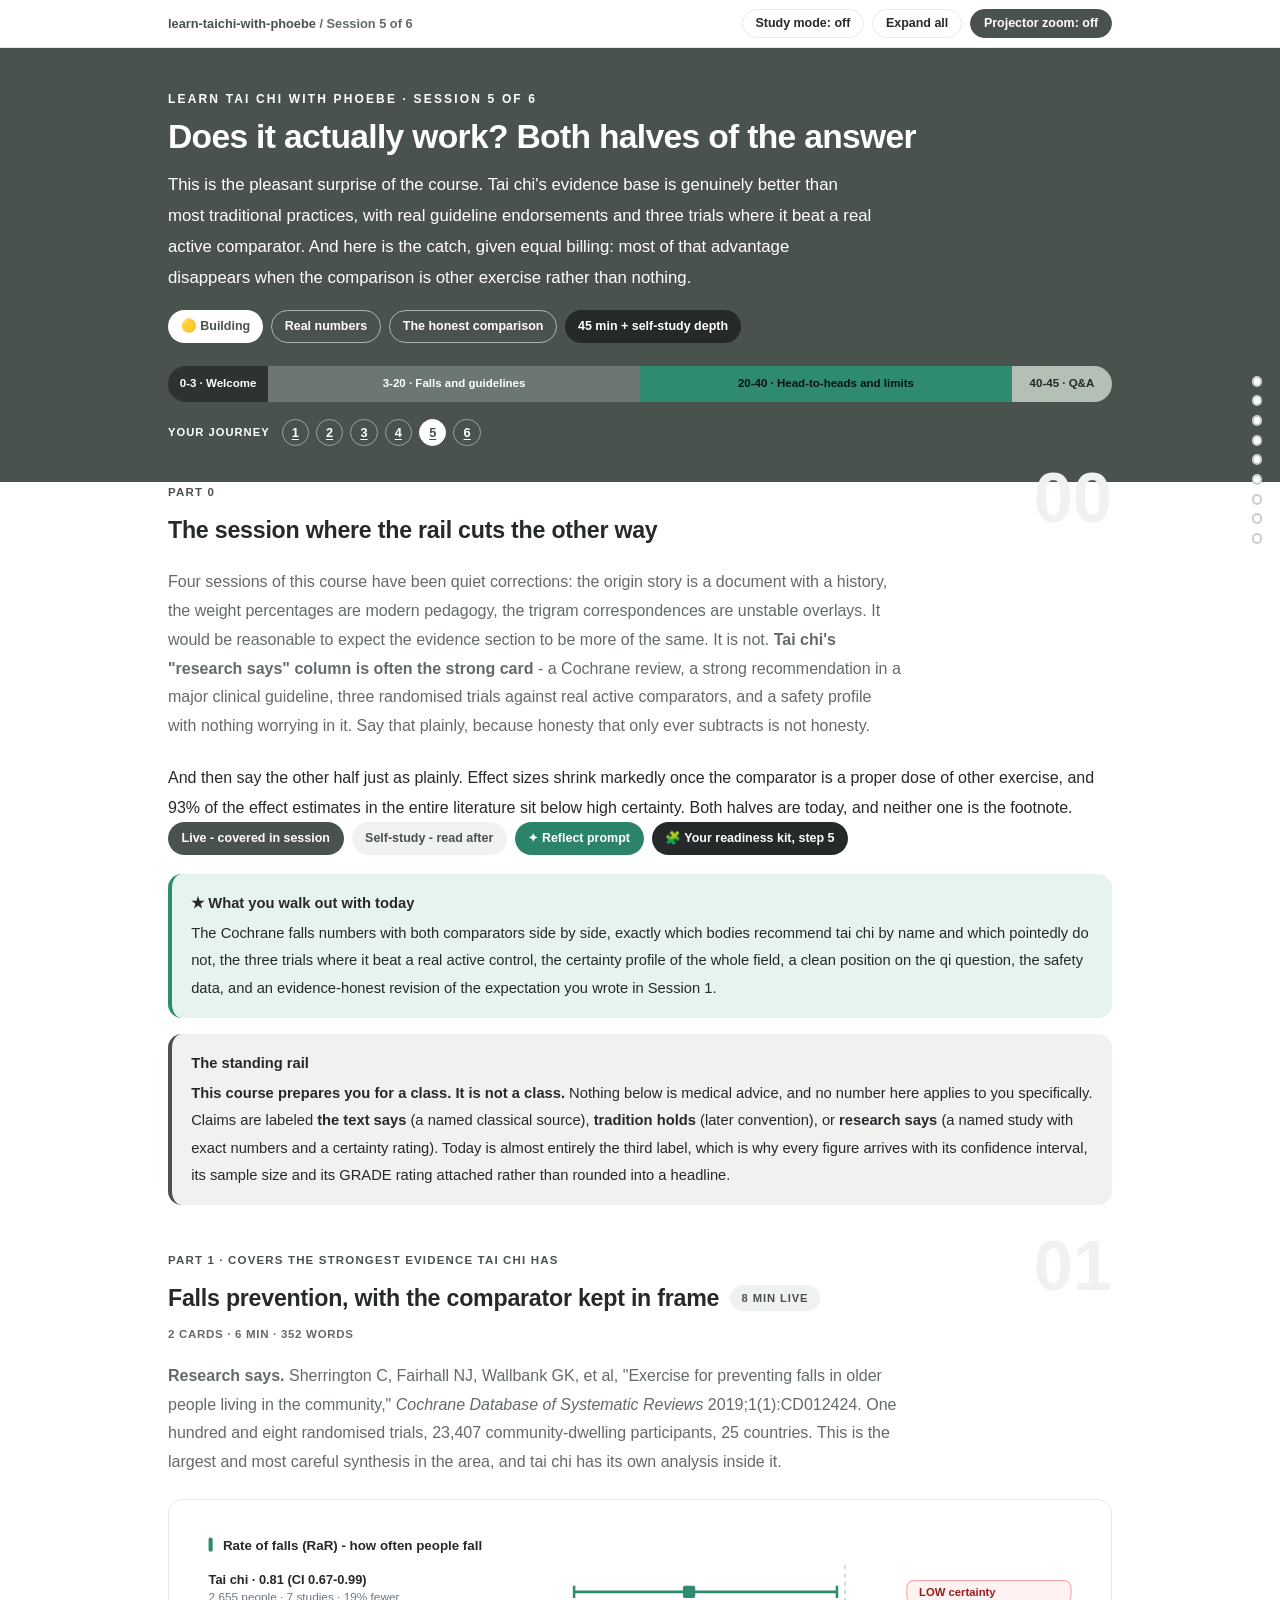
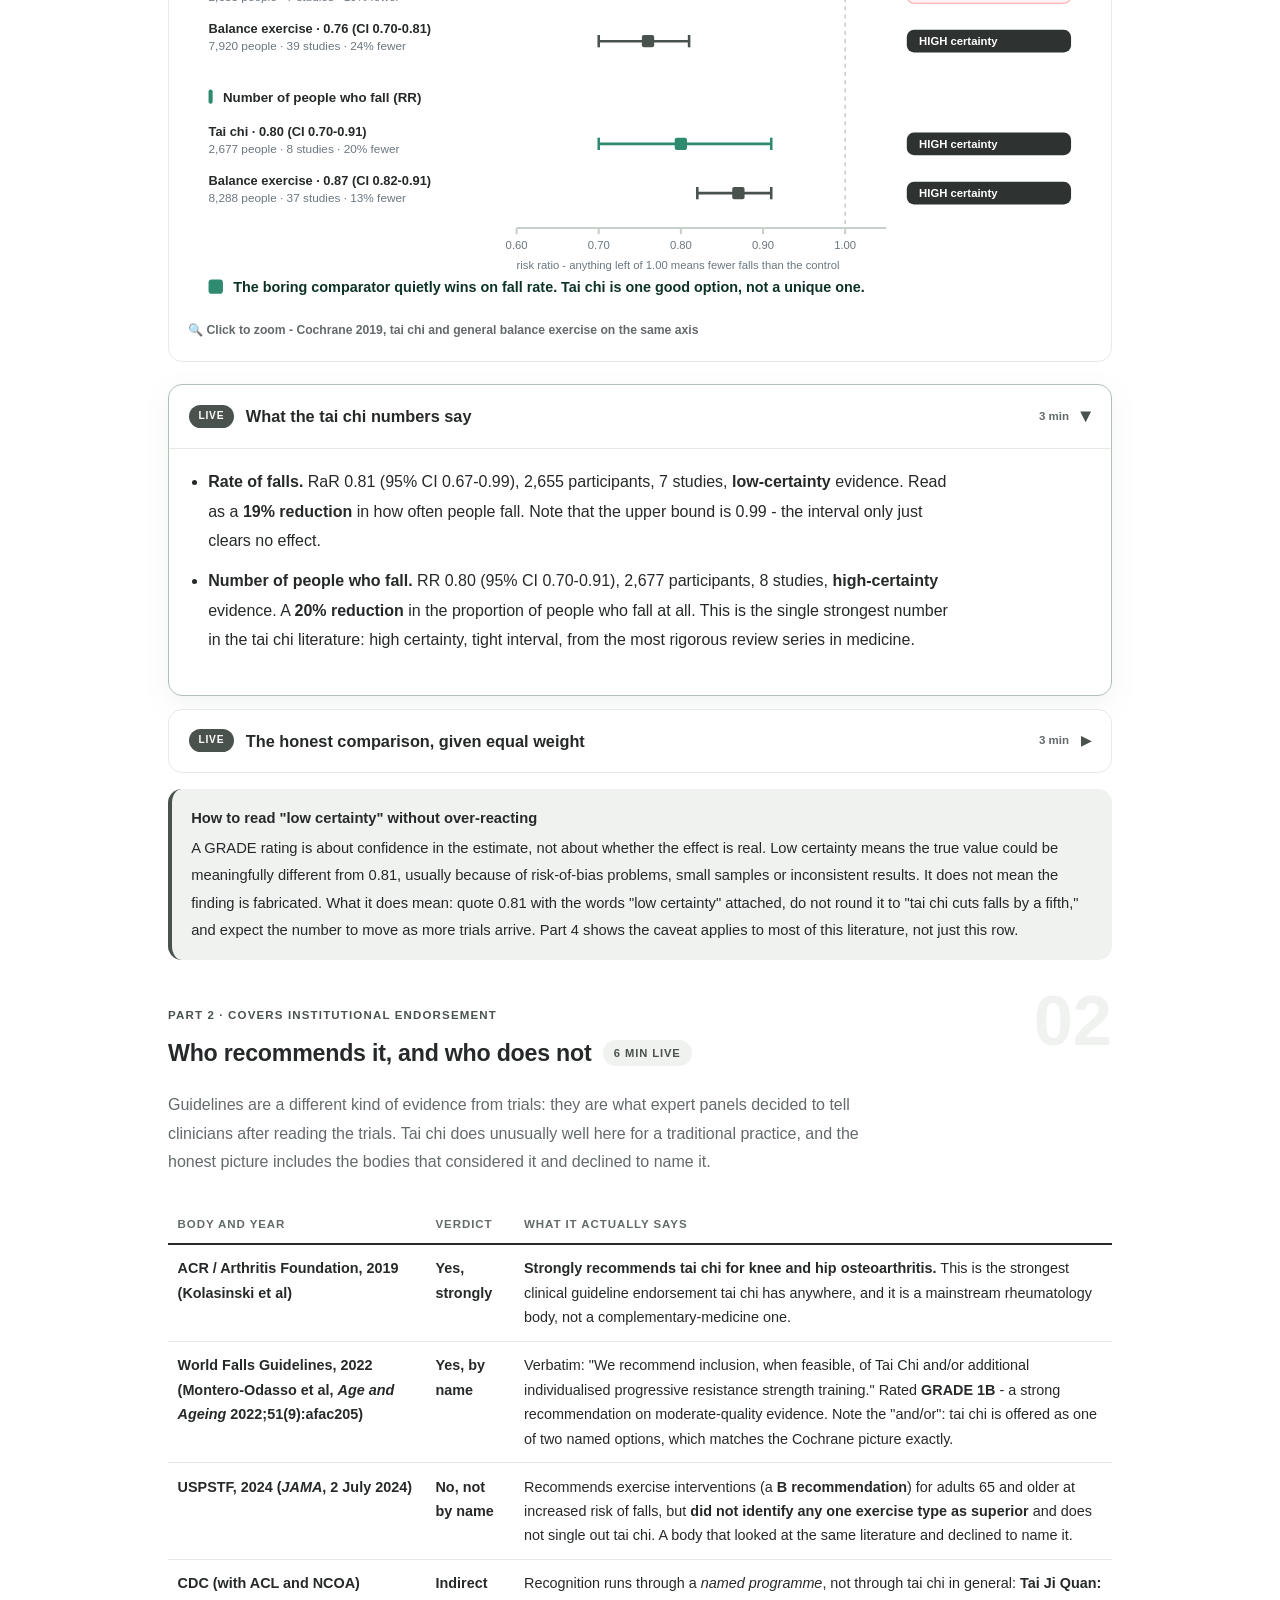
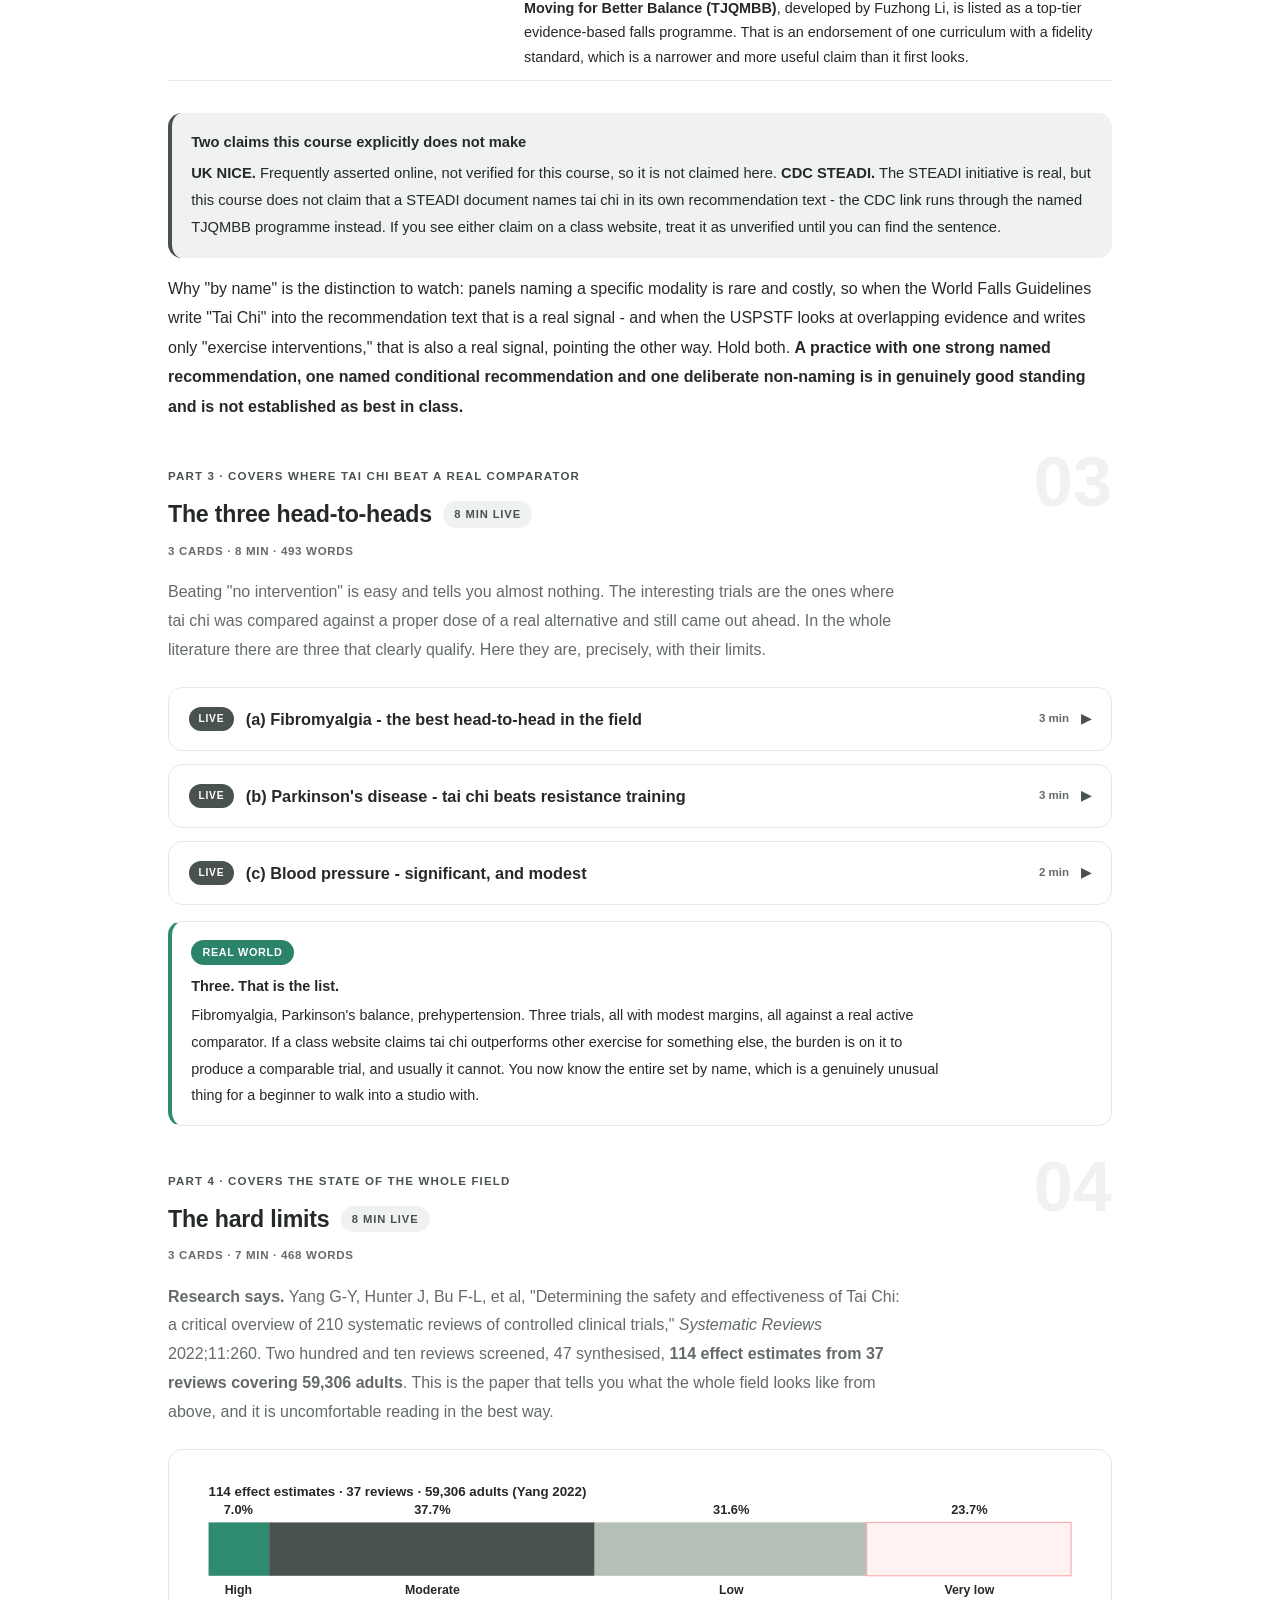
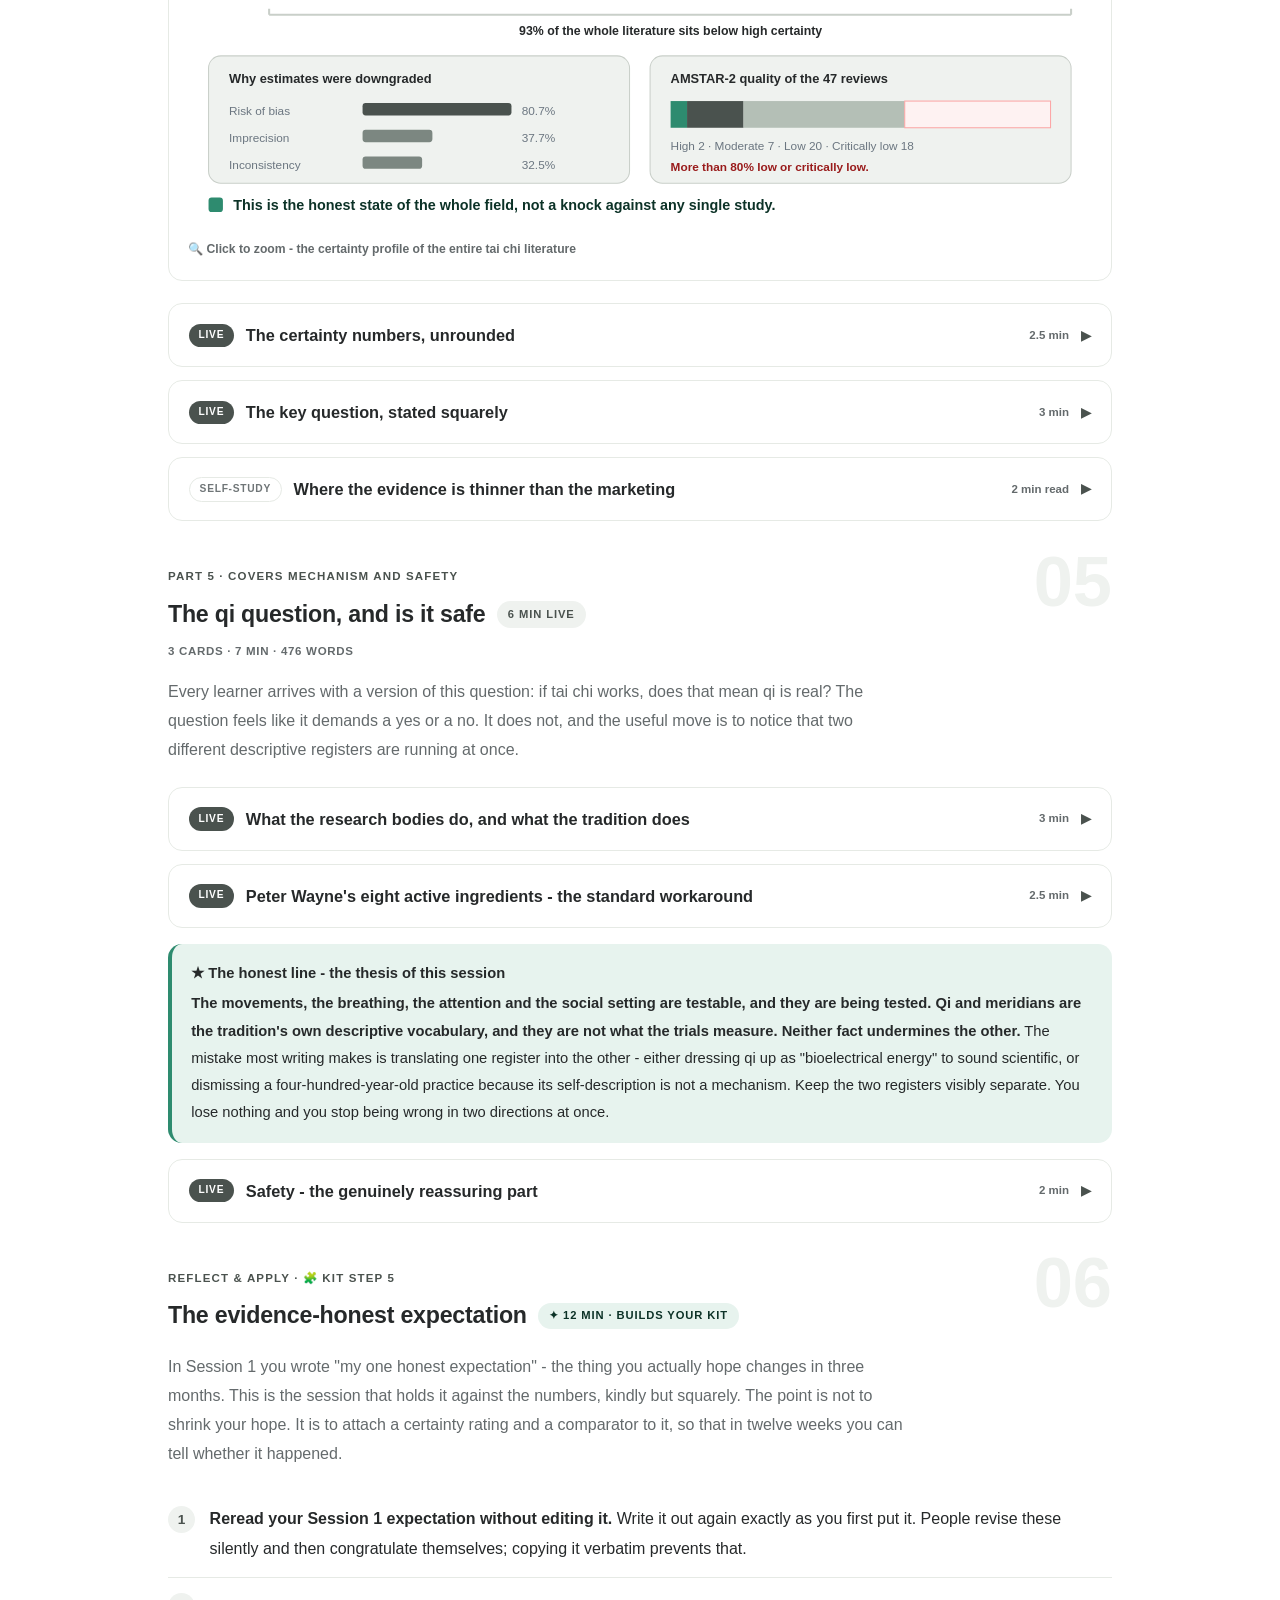
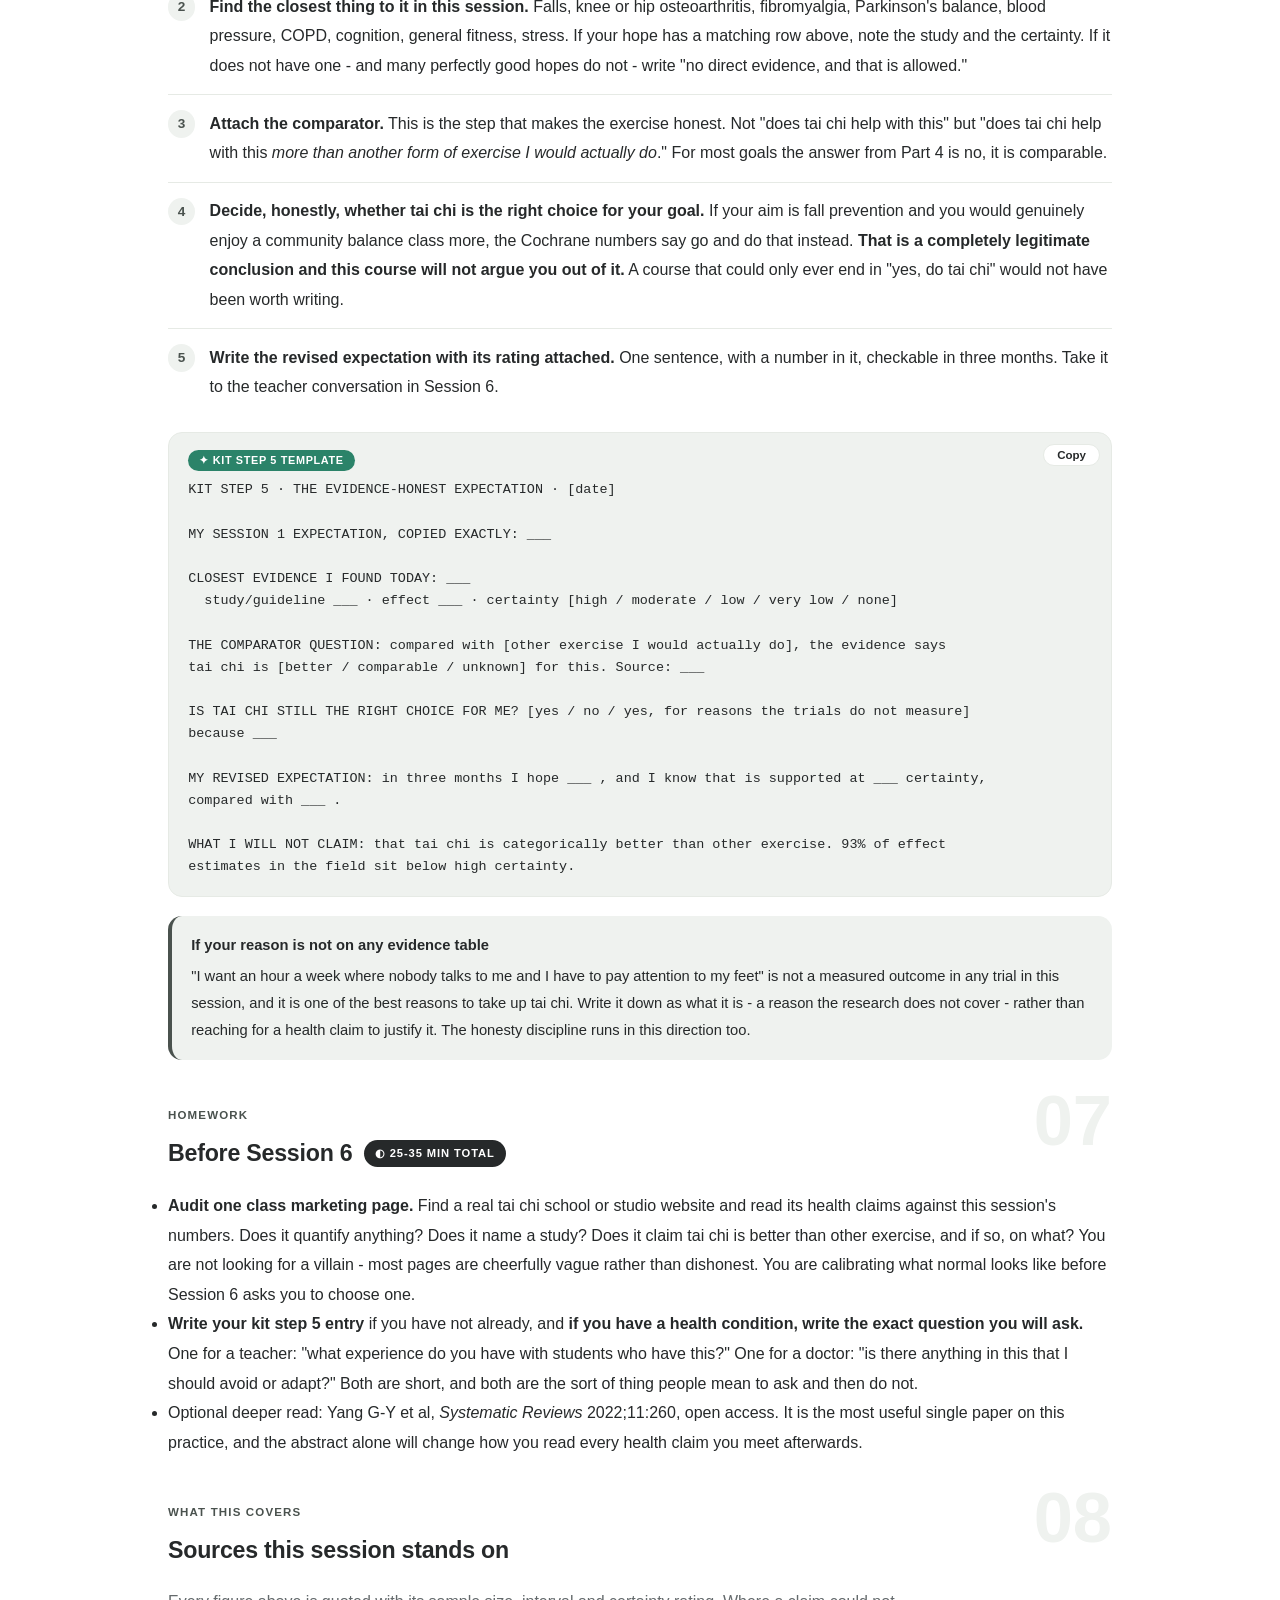
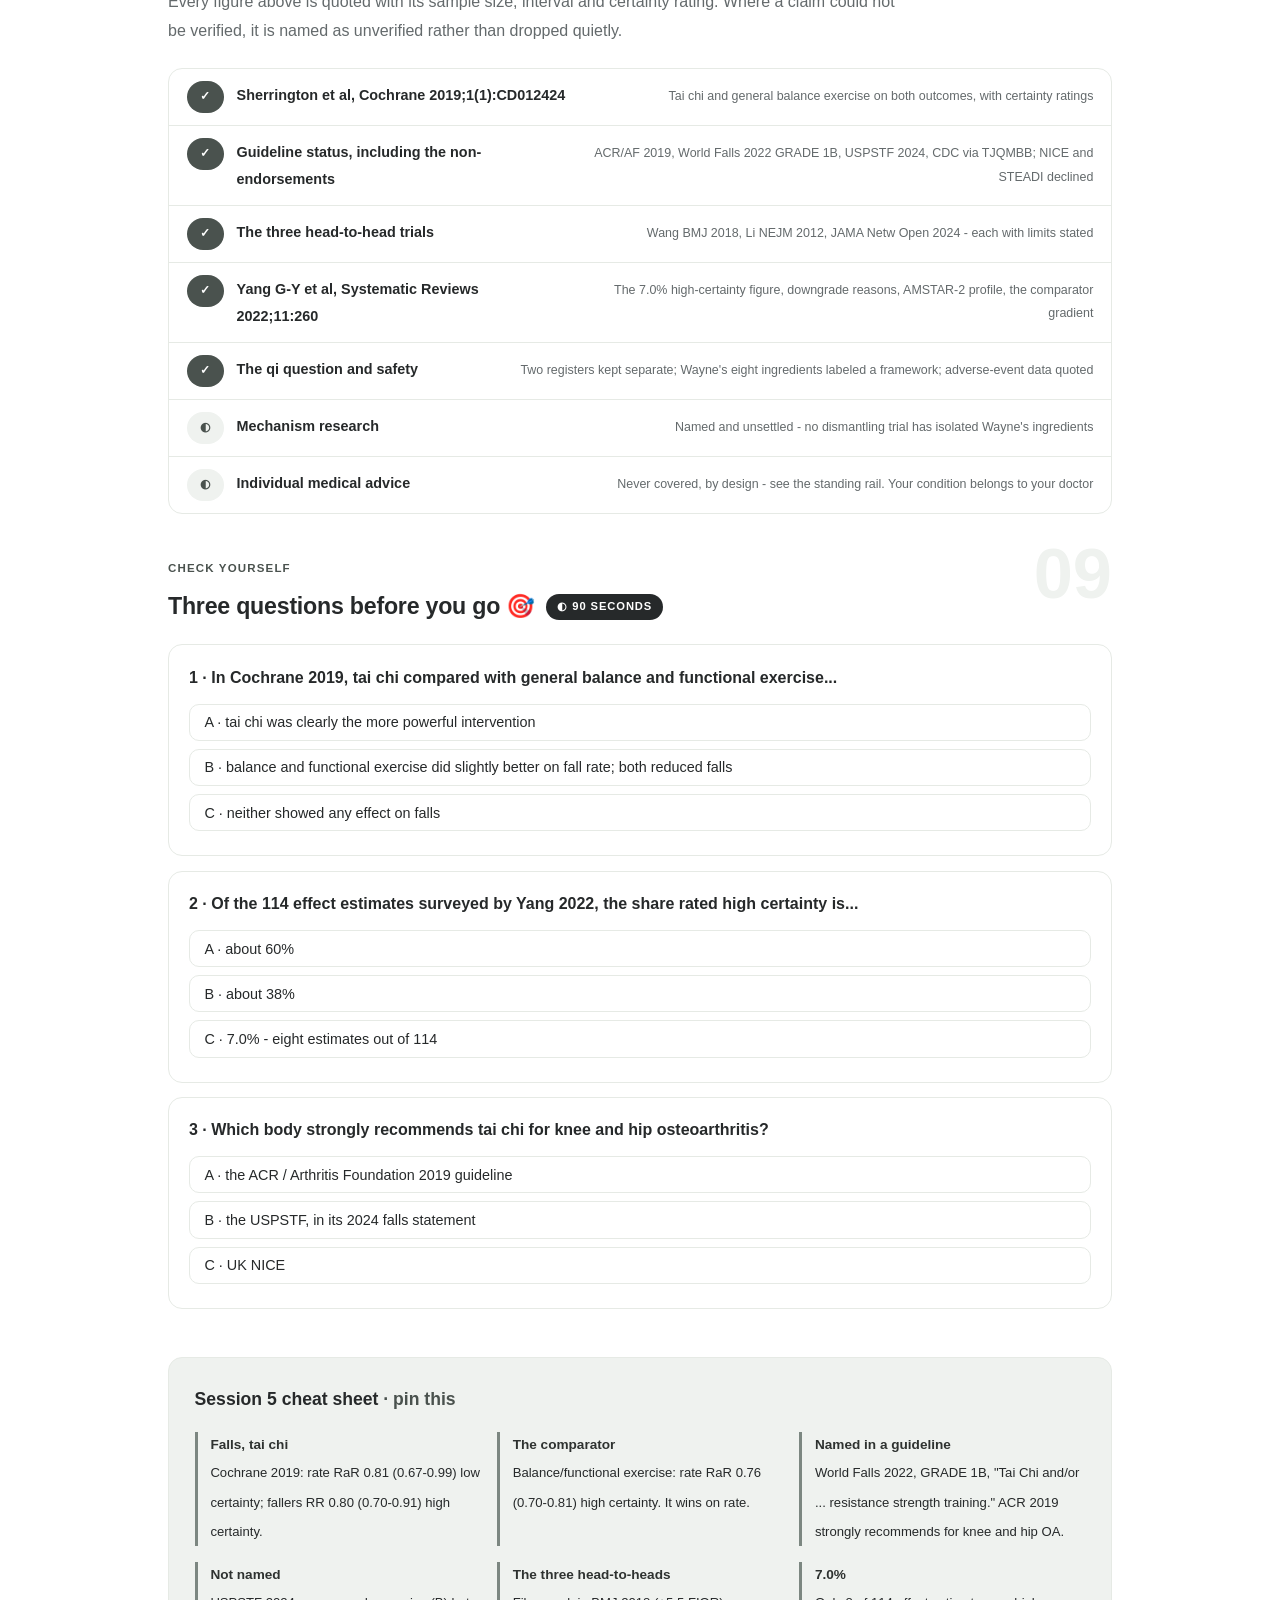
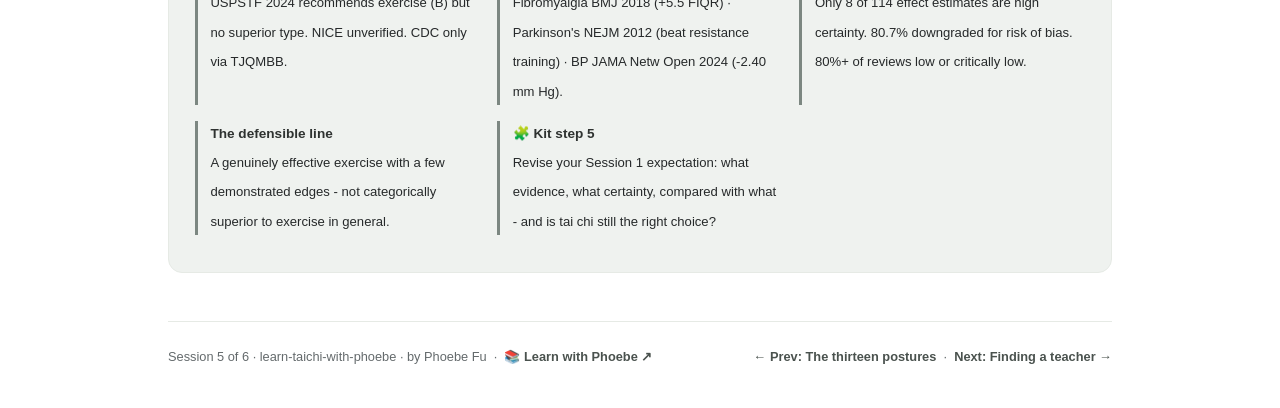
<file: courses/05-does-it-work.html>
<!DOCTYPE html>
<html lang="en">
<head>
<meta charset="UTF-8">
<meta name="viewport" content="width=device-width, initial-scale=1.0">
<!-- social:start -->
<meta name="description" content="Four sessions of this course have been quiet corrections: the origin story is a document with a history, the weight percentages are modern pedagogy, the trigram correspondences are unstable...">
<meta property="og:type" content="article">
<meta property="og:site_name" content="Learn with Phoebe">
<meta property="og:title" content="Does it actually work? Both halves of the answer - learn taichi with phoebe">
<meta property="og:description" content="Four sessions of this course have been quiet corrections: the origin story is a document with a history, the weight percentages are modern pedagogy, the trigram correspondences are unstable...">
<meta property="og:url" content="https://phoebefu6.github.io/learn-taichi-with-phoebe/courses/05-does-it-work.html">
<meta property="og:image" content="https://phoebefu6.github.io/learn-taichi-with-phoebe/assets/og-cover.png">
<meta property="og:image:width" content="1200">
<meta property="og:image:height" content="630">
<meta name="twitter:card" content="summary_large_image">
<meta name="twitter:title" content="Does it actually work? Both halves of the answer - learn taichi with phoebe">
<meta name="twitter:description" content="Four sessions of this course have been quiet corrections: the origin story is a document with a history, the weight percentages are modern pedagogy, the trigram correspondences are unstable...">
<meta name="twitter:image" content="https://phoebefu6.github.io/learn-taichi-with-phoebe/assets/og-cover.png">
<!-- social:end -->
<title>Session 5 · Does it actually work? - learn taichi with phoebe</title>
<link rel="stylesheet" href="../assets/style.css?v=29">
</head>
<body>

<div class="toolbar">
  <div class="wrap">
    <span class="crumb"><a href="../index.html">learn-taichi-with-phoebe</a> / Session 5 of 6</span>
    <button class="btn" id="toggle-all" type="button">Expand all</button>
    <button class="btn primary" id="zoom-toggle" type="button">Projector zoom: off</button>
  </div>
</div>

<header class="masthead">
  <div class="wrap">
    <div class="eyebrow">Learn Tai Chi with Phoebe · Session 5 of 6</div>
    <h1>Does it actually work? <span class="accent">Both halves</span> of the answer</h1>
    <p class="sub">This is the pleasant surprise of the course. Tai chi's evidence base is genuinely better than most traditional practices, with real guideline endorsements and three trials where it beat a real active comparator. And here is the catch, given equal billing: most of that advantage disappears when the comparison is other exercise rather than nothing.</p>
    <div class="chip-row">
      <span class="chip level">🟡 Building</span>
      <span class="chip audience">Real numbers</span>
      <span class="chip audience">The honest comparison</span>
      <span class="chip time">45 min + self-study depth</span>
    </div>
    <div class="agenda">
      <span class="a1" style="flex:1">0-3 · Welcome</span>
      <span class="a2" style="flex:4">3-20 · Falls and guidelines</span>
      <span class="a3" style="flex:4">20-40 · Head-to-heads and limits</span>
      <span class="a4" style="flex:1">40-45 · Q&amp;A</span>
    </div>
  </div>
</header>

<main class="wrap">

  <!-- ============ INTRO ============ -->
  <section class="section" id="intro">
    <div class="section-kicker">
      <span class="klabel">Part 0</span>
      <h2>The session where the rail cuts the other way</h2>
    </div>
    <p class="lede">Four sessions of this course have been quiet corrections: the origin story is a document with a history, the weight percentages are modern pedagogy, the trigram correspondences are unstable overlays. It would be reasonable to expect the evidence section to be more of the same. It is not. <strong>Tai chi's "research says" column is often the strong card</strong> - a Cochrane review, a strong recommendation in a major clinical guideline, three randomised trials against real active comparators, and a safety profile with nothing worrying in it. Say that plainly, because honesty that only ever subtracts is not honesty.</p>
    <p>And then say the other half just as plainly. Effect sizes shrink markedly once the comparator is a proper dose of other exercise, and 93% of the effect estimates in the entire literature sit below high certainty. Both halves are today, and neither one is the footnote.</p>
    <div class="legend">
      <span class="pill solid">Live - covered in session</span>
      <span class="pill light">Self-study - read after</span>
      <span class="pill peach">✦ Reflect prompt</span>
      <span class="pill inkpill">🧩 Your readiness kit, step 5</span>
    </div>
    <div class="callout win">
      <strong>★ What you walk out with today</strong>
      The Cochrane falls numbers with both comparators side by side, exactly which bodies recommend tai chi by name and which pointedly do not, the three trials where it beat a real active control, the certainty profile of the whole field, a clean position on the qi question, the safety data, and an evidence-honest revision of the expectation you wrote in Session 1.
    </div>
    <div class="callout tip">
      <strong>The standing rail</strong>
      <strong>This course prepares you for a class. It is not a class.</strong> Nothing below is medical advice, and no number here applies to you specifically. Claims are labeled <strong>the text says</strong> (a named classical source), <strong>tradition holds</strong> (later convention), or <strong>research says</strong> (a named study with exact numbers and a certainty rating). Today is almost entirely the third label, which is why every figure arrives with its confidence interval, its sample size and its GRADE rating attached rather than rounded into a headline.
    </div>
  </section>

  <!-- ============ PART 1: FALLS ============ -->
  <section class="section" id="falls">
    <div class="section-kicker">
      <span class="klabel">Part 1 · covers the strongest evidence tai chi has</span>
      <h2>Falls prevention, with the comparator kept in frame <span class="tag concept">8 min live</span></h2>
    </div>
    <p class="lede"><strong>Research says.</strong> Sherrington C, Fairhall NJ, Wallbank GK, et al, "Exercise for preventing falls in older people living in the community," <em>Cochrane Database of Systematic Reviews</em> 2019;1(1):CD012424. One hundred and eight randomised trials, 23,407 community-dwelling participants, 25 countries. This is the largest and most careful synthesis in the area, and tai chi has its own analysis inside it.</p>

    <figure class="zoomable">
      <svg viewBox="0 0 880 380" xmlns="http://www.w3.org/2000/svg" role="img" aria-label="Cochrane 2019 forest plot comparing tai chi with general balance and functional exercise on rate of falls and number of people who fall">
        <style>
          .ev5aT { font: 700 13px Inter, sans-serif; fill: #26292A; }
          .ev5aL { font: 700 12.5px Inter, sans-serif; fill: #26292A; }
          .ev5aS { font: 400 11.5px Inter, sans-serif; fill: #6B7680; }
          .ev5aA { font: 400 11px Inter, sans-serif; fill: #6B7680; }
          .ev5aC { font: 700 11px Inter, sans-serif; fill: #FFFFFF; }
          .ev5aR { font: 700 11px Inter, sans-serif; fill: #991B1B; }
          .ev5aN { font: 600 14px Inter, sans-serif; fill: #0C3227; }
        </style>
        <line x1="640" y1="44" x2="640" y2="300" stroke="#C9CFC9" stroke-width="1.5" stroke-dasharray="4 4"/>

        <rect x="20" y="17" width="4" height="14" rx="2" fill="#2E8B6F"/>
        <text class="ev5aT" x="34" y="29">Rate of falls (RaR) - how often people fall</text>

        <text class="ev5aL" x="20" y="62">Tai chi · 0.81 (CI 0.67-0.99)</text>
        <text class="ev5aS" x="20" y="79">2,655 people · 7 studies · 19% fewer</text>
        <line x1="376" y1="70" x2="632" y2="70" stroke="#2E8B6F" stroke-width="2.5"/>
        <line x1="376" y1="64" x2="376" y2="76" stroke="#2E8B6F" stroke-width="2.5"/>
        <line x1="632" y1="64" x2="632" y2="76" stroke="#2E8B6F" stroke-width="2.5"/>
        <rect x="482" y="64" width="12" height="12" rx="2" fill="#2E8B6F"/>
        <rect x="700" y="59" width="160" height="22" rx="7" fill="#FEF2F2" stroke="#FCA5A5"/>
        <text class="ev5aR" x="712" y="74">LOW certainty</text>

        <text class="ev5aL" x="20" y="110">Balance exercise · 0.76 (CI 0.70-0.81)</text>
        <text class="ev5aS" x="20" y="127">7,920 people · 39 studies · 24% fewer</text>
        <line x1="400" y1="118" x2="488" y2="118" stroke="#4A524E" stroke-width="2.5"/>
        <line x1="400" y1="112" x2="400" y2="124" stroke="#4A524E" stroke-width="2.5"/>
        <line x1="488" y1="112" x2="488" y2="124" stroke="#4A524E" stroke-width="2.5"/>
        <rect x="442" y="112" width="12" height="12" rx="2" fill="#4A524E"/>
        <rect x="700" y="107" width="160" height="22" rx="7" fill="#2E3230"/>
        <text class="ev5aC" x="712" y="122">HIGH certainty</text>

        <rect x="20" y="165" width="4" height="14" rx="2" fill="#2E8B6F"/>
        <text class="ev5aT" x="34" y="177">Number of people who fall (RR)</text>

        <text class="ev5aL" x="20" y="210">Tai chi · 0.80 (CI 0.70-0.91)</text>
        <text class="ev5aS" x="20" y="227">2,677 people · 8 studies · 20% fewer</text>
        <line x1="400" y1="218" x2="568" y2="218" stroke="#2E8B6F" stroke-width="2.5"/>
        <line x1="400" y1="212" x2="400" y2="224" stroke="#2E8B6F" stroke-width="2.5"/>
        <line x1="568" y1="212" x2="568" y2="224" stroke="#2E8B6F" stroke-width="2.5"/>
        <rect x="474" y="212" width="12" height="12" rx="2" fill="#2E8B6F"/>
        <rect x="700" y="207" width="160" height="22" rx="7" fill="#2E3230"/>
        <text class="ev5aC" x="712" y="222">HIGH certainty</text>

        <text class="ev5aL" x="20" y="258">Balance exercise · 0.87 (CI 0.82-0.91)</text>
        <text class="ev5aS" x="20" y="275">8,288 people · 37 studies · 13% fewer</text>
        <line x1="496" y1="266" x2="568" y2="266" stroke="#4A524E" stroke-width="2.5"/>
        <line x1="496" y1="260" x2="496" y2="272" stroke="#4A524E" stroke-width="2.5"/>
        <line x1="568" y1="260" x2="568" y2="272" stroke="#4A524E" stroke-width="2.5"/>
        <rect x="530" y="260" width="12" height="12" rx="2" fill="#4A524E"/>
        <rect x="700" y="255" width="160" height="22" rx="7" fill="#2E3230"/>
        <text class="ev5aC" x="712" y="270">HIGH certainty</text>

        <line x1="320" y1="300" x2="680" y2="300" stroke="#C9CFC9" stroke-width="2"/>
        <line x1="320" y1="300" x2="320" y2="306" stroke="#C9CFC9" stroke-width="2"/>
        <line x1="400" y1="300" x2="400" y2="306" stroke="#C9CFC9" stroke-width="2"/>
        <line x1="480" y1="300" x2="480" y2="306" stroke="#C9CFC9" stroke-width="2"/>
        <line x1="560" y1="300" x2="560" y2="306" stroke="#C9CFC9" stroke-width="2"/>
        <line x1="640" y1="300" x2="640" y2="306" stroke="#C9CFC9" stroke-width="2"/>
        <text class="ev5aA" x="320" y="320" text-anchor="middle">0.60</text>
        <text class="ev5aA" x="400" y="320" text-anchor="middle">0.70</text>
        <text class="ev5aA" x="480" y="320" text-anchor="middle">0.80</text>
        <text class="ev5aA" x="560" y="320" text-anchor="middle">0.90</text>
        <text class="ev5aA" x="640" y="320" text-anchor="middle">1.00</text>
        <text class="ev5aA" x="320" y="340">risk ratio - anything left of 1.00 means fewer falls than the control</text>

        <rect x="20" y="350" width="14" height="14" rx="3" fill="#2E8B6F"/>
        <text class="ev5aN" x="44" y="362">The boring comparator quietly wins on fall rate. Tai chi is one good option, not a unique one.</text>
      </svg>
      <figcaption>🔍 Click to zoom - Cochrane 2019, tai chi and general balance exercise on the same axis</figcaption>
    </figure>

    <details class="card" open>
      <summary><span class="mode live">Live</span>What the tai chi numbers say<span class="mini">3 min</span><span class="caret">▶</span></summary>
      <div class="body">
        <ul>
          <li><strong>Rate of falls.</strong> RaR 0.81 (95% CI 0.67-0.99), 2,655 participants, 7 studies, <strong>low-certainty</strong> evidence. Read as a <strong>19% reduction</strong> in how often people fall. Note that the upper bound is 0.99 - the interval only just clears no effect.</li>
          <li><strong>Number of people who fall.</strong> RR 0.80 (95% CI 0.70-0.91), 2,677 participants, 8 studies, <strong>high-certainty</strong> evidence. A <strong>20% reduction</strong> in the proportion of people who fall at all. This is the single strongest number in the tai chi literature: high certainty, tight interval, from the most rigorous review series in medicine.</li>
        </ul>
      </div>
    </details>

    <details class="card">
      <summary><span class="mode live">Live</span>The honest comparison, given equal weight<span class="mini">3 min</span><span class="caret">▶</span></summary>
      <div class="body">
        <p>The same review analysed <strong>general balance and functional exercise</strong> - the unglamorous category that includes sit-to-stand practice, stepping drills and standing exercises in a community hall. It did <em>slightly better</em> on fall rate:</p>
        <ul>
          <li><strong>Rate of falls:</strong> RaR 0.76 (95% CI 0.70-0.81), 7,920 participants, 39 studies, high certainty. A 24% reduction, from far more data, with a much tighter interval.</li>
          <li><strong>Number of people who fall:</strong> RR 0.87 (95% CI 0.82-0.91), 8,288 participants, 37 studies, high certainty. Here tai chi's 0.80 is nominally better, though the intervals overlap heavily, so this is not a win worth banking.</li>
        </ul>
        <p>The defensible reading is not "tai chi does not work." It is <strong>tai chi is one good option among several, not a uniquely powerful one</strong>. If someone tells you tai chi is the best thing for falls, the Cochrane review does not support that, and the thing it loses to is ordinary balance exercise.</p>
        <div class="callout example">
          <span class="ex-pill">Real world</span>
          <p><strong>Why this still matters enormously.</strong> Adherence is the hidden variable. An intervention that works slightly better on paper but that you stop doing in six weeks loses to one that works slightly less well and that you enjoy. Cochrane cannot measure that for you; it is exactly the sort of thing that shows up in Session 6 when you are choosing between two classes on a Tuesday evening. Session 2's geometry explains <em>why</em> tai chi lands in this category at all - an hour a week of rehearsed weight transfer near the edge of the base of support is structurally a falls intervention whether or not a 17th-century boxer intended one.</p>
        </div>
      </div>
    </details>

    <div class="callout tip">
      <strong>How to read "low certainty" without over-reacting</strong>
      A GRADE rating is about confidence in the estimate, not about whether the effect is real. Low certainty means the true value could be meaningfully different from 0.81, usually because of risk-of-bias problems, small samples or inconsistent results. It does not mean the finding is fabricated. What it does mean: quote 0.81 with the words "low certainty" attached, do not round it to "tai chi cuts falls by a fifth," and expect the number to move as more trials arrive. Part 4 shows the caveat applies to most of this literature, not just this row.
    </div>
  </section>

  <!-- ============ PART 2: GUIDELINES ============ -->
  <section class="section" id="guidelines">
    <div class="section-kicker">
      <span class="klabel">Part 2 · covers institutional endorsement</span>
      <h2>Who recommends it, and who does not <span class="tag concept">6 min live</span></h2>
    </div>
    <p class="lede">Guidelines are a different kind of evidence from trials: they are what expert panels decided to tell clinicians after reading the trials. Tai chi does unusually well here for a traditional practice, and the honest picture includes the bodies that considered it and declined to name it.</p>

    <table class="clean">
      <thead>
        <tr><th>Body and year</th><th>Verdict</th><th>What it actually says</th></tr>
      </thead>
      <tbody>
        <tr>
          <td>ACR / Arthritis Foundation, 2019 (Kolasinski et al)</td>
          <td><strong>Yes, strongly</strong></td>
          <td><strong>Strongly recommends tai chi for knee and hip osteoarthritis.</strong> This is the strongest clinical guideline endorsement tai chi has anywhere, and it is a mainstream rheumatology body, not a complementary-medicine one.</td>
        </tr>
        <tr>
          <td>World Falls Guidelines, 2022 (Montero-Odasso et al, <em>Age and Ageing</em> 2022;51(9):afac205)</td>
          <td><strong>Yes, by name</strong></td>
          <td>Verbatim: "We recommend inclusion, when feasible, of Tai Chi and/or additional individualised progressive resistance strength training." Rated <strong>GRADE 1B</strong> - a strong recommendation on moderate-quality evidence. Note the "and/or": tai chi is offered as one of two named options, which matches the Cochrane picture exactly.</td>
        </tr>
        <tr>
          <td>USPSTF, 2024 (<em>JAMA</em>, 2 July 2024)</td>
          <td><strong>No, not by name</strong></td>
          <td>Recommends exercise interventions (a <strong>B recommendation</strong>) for adults 65 and older at increased risk of falls, but <strong>did not identify any one exercise type as superior</strong> and does not single out tai chi. A body that looked at the same literature and declined to name it.</td>
        </tr>
        <tr>
          <td>CDC (with ACL and NCOA)</td>
          <td><strong>Indirect</strong></td>
          <td>Recognition runs through a <em>named programme</em>, not through tai chi in general: <strong>Tai Ji Quan: Moving for Better Balance (TJQMBB)</strong>, developed by Fuzhong Li, is listed as a top-tier evidence-based falls programme. That is an endorsement of one curriculum with a fidelity standard, which is a narrower and more useful claim than it first looks.</td>
        </tr>
      </tbody>
    </table>

    <div class="callout tip">
      <strong>Two claims this course explicitly does not make</strong>
      <strong>UK NICE.</strong> Frequently asserted online, not verified for this course, so it is not claimed here. <strong>CDC STEADI.</strong> The STEADI initiative is real, but this course does not claim that a STEADI document names tai chi in its own recommendation text - the CDC link runs through the named TJQMBB programme instead. If you see either claim on a class website, treat it as unverified until you can find the sentence.
    </div>

    <p>Why "by name" is the distinction to watch: panels naming a specific modality is rare and costly, so when the World Falls Guidelines write "Tai Chi" into the recommendation text that is a real signal - and when the USPSTF looks at overlapping evidence and writes only "exercise interventions," that is also a real signal, pointing the other way. Hold both. <strong>A practice with one strong named recommendation, one named conditional recommendation and one deliberate non-naming is in genuinely good standing and is not established as best in class.</strong></p>
  </section>

  <!-- ============ PART 3: HEAD TO HEADS ============ -->
  <section class="section" id="head-to-heads">
    <div class="section-kicker">
      <span class="klabel">Part 3 · covers where tai chi beat a real comparator</span>
      <h2>The three head-to-heads <span class="tag concept">8 min live</span></h2>
    </div>
    <p class="lede">Beating "no intervention" is easy and tells you almost nothing. The interesting trials are the ones where tai chi was compared against a proper dose of a real alternative and still came out ahead. In the whole literature there are three that clearly qualify. Here they are, precisely, with their limits.</p>

    <details class="card">
      <summary><span class="mode live">Live</span>(a) Fibromyalgia - the best head-to-head in the field<span class="mini">3 min</span><span class="caret">▶</span></summary>
      <div class="body">
        <p><strong>Research says.</strong> Wang C, Schmid CH, Fielding RA, et al, "Effect of tai chi versus aerobic exercise for fibromyalgia," <em>BMJ</em> 2018;360:k851. A 52-week single-blind comparative effectiveness randomised trial, <strong>n=226</strong>: 151 participants across four tai chi dose arms, 75 in supervised aerobic exercise. Primary outcome was the revised Fibromyalgia Impact Questionnaire (FIQR) at 24 weeks.</p>
        <p><strong>Result:</strong> the combined tai chi groups improved more, a difference of <strong>5.5 points (95% CI 0.6-10.4, P=0.03)</strong>. The authors' own conclusion: "Tai chi mind-body treatment results in similar or greater improvement in symptoms than aerobic exercise, the current most commonly prescribed non-drug treatment." Read that carefully - "similar or greater" is the authors being careful, and the interval runs from 0.6 (barely anything) to 10.4 (substantial). A real result against a real comparator, and not a rout.</p>
        <div class="callout tip">
          <strong>The earlier trial, and why it is the weaker one</strong>
          Wang C et al, <em>NEJM</em> 2010;363:743, n=66, reported a much larger FIQ between-group difference of <strong>-18.4, P&lt;0.001</strong>, maintained at 24 weeks. It is widely quoted because the number is big. But the comparator was <strong>wellness education plus stretching</strong> - a low-dose active control - and the trial was small. The 2018 trial is the stronger one precisely because it compared against a genuine exercise dose and the effect got smaller. That pattern, big effect against a weak control shrinking against a real one, is the shape of this entire literature.
        </div>
      </div>
    </details>

    <details class="card">
      <summary><span class="mode live">Live</span>(b) Parkinson's disease - tai chi beats resistance training<span class="mini">3 min</span><span class="caret">▶</span></summary>
      <div class="body">
        <p><strong>Research says.</strong> Li F, Harmer P, Fitzgerald K, et al, <em>NEJM</em> 2012;366(6):511-519. <strong>n=195</strong>, Hoehn and Yahr stages 1 to 4, <strong>three arms</strong> - tai chi, resistance training, and stretching - all 60 minutes twice weekly for 24 weeks. Outcomes were limits-of-stability measures.</p>
        <ul>
          <li><strong>Versus resistance training:</strong> maximum excursion <strong>+5.55 points (95% CI 1.12-9.97)</strong>; directional control <strong>+10.45 (95% CI 3.89-17.00)</strong>.</li>
          <li><strong>Versus stretching:</strong> maximum excursion <strong>+11.98 (95% CI 7.21-16.74)</strong>; directional control <strong>+11.38 (95% CI 5.50-17.27)</strong>.</li>
        </ul>
        <p>The three-arm design is what makes this valuable. Stretching is the soft comparator, and tai chi's margin over it is roughly double its margin over resistance training - exactly as you would expect. But it <strong>also beat resistance training</strong>, a serious, dosed, well-regarded intervention. That is a genuine head-to-head win, and it is unusual in this literature.</p>
      </div>
    </details>

    <details class="card">
      <summary><span class="mode live">Live</span>(c) Blood pressure - significant, and modest<span class="mini">2 min</span><span class="caret">▶</span></summary>
      <div class="body">
        <p><strong>Research says.</strong> <em>JAMA Network Open</em>, February 2024. <strong>n=342</strong>, 12 months, tai chi versus aerobic exercise in people with prehypertension.</p>
        <ul>
          <li>Office systolic BP difference <strong>-2.40 mm Hg (95% CI -4.39 to -0.41, P=0.02)</strong>.</li>
          <li>Nighttime ambulatory systolic BP <strong>-4.08 mm Hg (95% CI -6.59 to -1.57, P=0.002)</strong>.</li>
          <li>Blood pressure normalised in <strong>21.8%</strong> of the tai chi group versus <strong>15.6%</strong> of the aerobic group.</li>
        </ul>
        <p><strong>The honest read.</strong> Statistically significant, clinically modest, a single trial, conducted in China. A 2.4 mm Hg office difference does not change a treatment plan on its own; the nighttime ambulatory figure is the more interesting one. Quote it as one promising trial, not an established finding - and note that a 2020 review of tai chi and blood pressure was favourable while explicitly flagging that the studies were of poor quality.</p>
      </div>
    </details>

    <div class="callout example">
      <span class="ex-pill">Real world</span>
      <p><strong>Three. That is the list.</strong> Fibromyalgia, Parkinson's balance, prehypertension. Three trials, all with modest margins, all against a real active comparator. If a class website claims tai chi outperforms other exercise for something else, the burden is on it to produce a comparable trial, and usually it cannot. You now know the entire set by name, which is a genuinely unusual thing for a beginner to walk into a studio with.</p>
    </div>
  </section>

  <!-- ============ PART 4: THE HARD LIMITS ============ -->
  <section class="section" id="limits">
    <div class="section-kicker">
      <span class="klabel">Part 4 · covers the state of the whole field</span>
      <h2>The hard limits <span class="tag concept">8 min live</span></h2>
    </div>
    <p class="lede"><strong>Research says.</strong> Yang G-Y, Hunter J, Bu F-L, et al, "Determining the safety and effectiveness of Tai Chi: a critical overview of 210 systematic reviews of controlled clinical trials," <em>Systematic Reviews</em> 2022;11:260. Two hundred and ten reviews screened, 47 synthesised, <strong>114 effect estimates from 37 reviews covering 59,306 adults</strong>. This is the paper that tells you what the whole field looks like from above, and it is uncomfortable reading in the best way.</p>

    <figure class="zoomable">
      <svg viewBox="0 0 880 350" xmlns="http://www.w3.org/2000/svg" role="img" aria-label="GRADE certainty profile of 114 tai chi effect estimates, downgrade reasons, and AMSTAR-2 quality of the reviews">
        <style>
          .ev5bT { font: 700 13px Inter, sans-serif; fill: #26292A; }
          .ev5bP { font: 700 12.5px Inter, sans-serif; fill: #26292A; }
          .ev5bK { font: 600 12px Inter, sans-serif; fill: #26292A; }
          .ev5bX { font: 400 11.5px Inter, sans-serif; fill: #6B7680; }
          .ev5bR { font: 700 11.5px Inter, sans-serif; fill: #991B1B; }
          .ev5bN { font: 600 14px Inter, sans-serif; fill: #0C3227; }
        </style>
        <text class="ev5bT" x="20" y="26">114 effect estimates · 37 reviews · 59,306 adults (Yang 2022)</text>

        <text class="ev5bP" x="49" y="44" text-anchor="middle">7.0%</text>
        <text class="ev5bP" x="238" y="44" text-anchor="middle">37.7%</text>
        <text class="ev5bP" x="529" y="44" text-anchor="middle">31.6%</text>
        <text class="ev5bP" x="761" y="44" text-anchor="middle">23.7%</text>

        <rect x="20" y="52" width="59" height="52" fill="#2E8B6F"/>
        <rect x="79" y="52" width="317" height="52" fill="#4A524E"/>
        <rect x="396" y="52" width="265" height="52" fill="#B4BFB6"/>
        <rect x="661" y="52" width="199" height="52" fill="#FEF2F2" stroke="#FCA5A5"/>

        <text class="ev5bK" x="49" y="122" text-anchor="middle">High</text>
        <text class="ev5bK" x="238" y="122" text-anchor="middle">Moderate</text>
        <text class="ev5bK" x="529" y="122" text-anchor="middle">Low</text>
        <text class="ev5bK" x="761" y="122" text-anchor="middle">Very low</text>

        <line x1="79" y1="142" x2="860" y2="142" stroke="#C9CFC9" stroke-width="2"/>
        <line x1="79" y1="136" x2="79" y2="142" stroke="#C9CFC9" stroke-width="2"/>
        <line x1="860" y1="136" x2="860" y2="142" stroke="#C9CFC9" stroke-width="2"/>
        <text class="ev5bK" x="470" y="162" text-anchor="middle">93% of the whole literature sits below high certainty</text>

        <rect x="20" y="182" width="410" height="124" rx="12" fill="#EFF2EF" stroke="#C9CFC9"/>
        <text class="ev5bP" x="40" y="208">Why estimates were downgraded</text>
        <text class="ev5bX" x="40" y="240">Risk of bias</text>
        <rect x="170" y="228" width="145" height="12" rx="3" fill="#4A524E"/>
        <text class="ev5bX" x="325" y="240">80.7%</text>
        <text class="ev5bX" x="40" y="266">Imprecision</text>
        <rect x="170" y="254" width="68" height="12" rx="3" fill="#7C8781"/>
        <text class="ev5bX" x="325" y="266">37.7%</text>
        <text class="ev5bX" x="40" y="292">Inconsistency</text>
        <rect x="170" y="280" width="58" height="12" rx="3" fill="#7C8781"/>
        <text class="ev5bX" x="325" y="292">32.5%</text>

        <rect x="450" y="182" width="410" height="124" rx="12" fill="#EFF2EF" stroke="#C9CFC9"/>
        <text class="ev5bP" x="470" y="208">AMSTAR-2 quality of the 47 reviews</text>
        <rect x="470" y="226" width="16" height="26" fill="#2E8B6F"/>
        <rect x="486" y="226" width="55" height="26" fill="#4A524E"/>
        <rect x="541" y="226" width="157" height="26" fill="#B4BFB6"/>
        <rect x="698" y="226" width="142" height="26" fill="#FEF2F2" stroke="#FCA5A5"/>
        <text class="ev5bX" x="470" y="274">High 2 · Moderate 7 · Low 20 · Critically low 18</text>
        <text class="ev5bR" x="470" y="294">More than 80% low or critically low.</text>

        <rect x="20" y="320" width="14" height="14" rx="3" fill="#2E8B6F"/>
        <text class="ev5bN" x="44" y="332">This is the honest state of the whole field, not a knock against any single study.</text>
      </svg>
      <figcaption>🔍 Click to zoom - the certainty profile of the entire tai chi literature</figcaption>
    </figure>

    <details class="card">
      <summary><span class="mode live">Live</span>The certainty numbers, unrounded<span class="mini">2.5 min</span><span class="caret">▶</span></summary>
      <div class="body">
        <p><strong>GRADE certainty across the 114 effect estimates:</strong> high in <strong>8 estimates (7.0%)</strong>, moderate in <strong>43 (37.7%)</strong>, low in <strong>36 (31.6%)</strong>, very low in <strong>27 (23.7%)</strong>. So <strong>93% of effect estimates in the entire tai chi literature are below high certainty.</strong></p>
        <p><strong>Why they were downgraded:</strong> risk of bias in <strong>92 estimates (80.7%)</strong>, imprecision in <strong>43 (37.7%)</strong>, inconsistency in <strong>37 (32.5%)</strong>. Risk of bias dominates, and it is the hardest one to fix - you cannot blind a participant to whether they are doing tai chi. <strong>And the reviews themselves:</strong> AMSTAR-2 rated the 47 synthesised reviews as high quality in 2, moderate in 7, low in 20, and critically low in 18. <strong>More than 80% are low or critically low quality.</strong> That is a statement about the review literature, not about the trials inside it, and it means secondhand summaries of tai chi research should be read with real suspicion.</p>
      </div>
    </details>

    <details class="card">
      <summary><span class="mode live">Live</span>The key question, stated squarely<span class="mini">3 min</span><span class="caret">▶</span></summary>
      <div class="body">
        <p><strong>Is tai chi better than an equivalent amount of other exercise? Mostly no. It is comparable.</strong></p>
        <p>Yang 2022 found a consistent gradient. Effects were <strong>greatest versus no intervention or health education</strong>, <strong>smaller versus medication</strong>, and <strong>smallest versus other exercise</strong>. Effect sizes shrink markedly once the comparator is a real dose of something else, which is why the three trials in Part 3 are notable rather than typical.</p>
        <p>The COPD line in the review is the cleanest example of how the honest version sounds: tai chi may improve exercise capacity, lung function and quality of life compared with no treatment, but is <strong>"unlikely to be any more effective than other types of exercise (moderate to low certainty)."</strong> Both halves in one sentence.</p>
        <div class="callout win">
          <strong>The defensible summary, stated so you can repeat it</strong>
          <strong>Tai chi is a genuinely effective form of exercise, with a few areas of demonstrated edge over comparable exercise. It is not established as categorically superior to exercise in general.</strong> That sentence survives contact with every study in this session. Almost every stronger claim you will read does not.
        </div>
      </div>
    </details>

    <details class="card">
      <summary><span class="mode self">Self-study</span>Where the evidence is thinner than the marketing<span class="mini">2 min read</span><span class="caret">▶</span></summary>
      <div class="body">
        <p><strong>Knee osteoarthritis:</strong> low-to-moderate strength evidence at review level, alongside that strong ACR recommendation - the guideline runs ahead of the certainty rating, which is normal and defensible. <strong>Cognition:</strong> promising 2023 findings, review-level certainty not established, so do not repeat "tai chi prevents dementia." <strong>Cancer:</strong> promising, no conclusions drawn. <strong>Stroke:</strong> gait improved short-term, balance did not; studies small and at high risk of bias. <strong>Fear of falling:</strong> commonly claimed, no verified effect size available for this course, so no number is given here.</p>
        <p>One figure you may meet: the claim that around 94% of tai chi studies report positive results. This course does not use it, because the sourcing available was a search snippet rather than a paper - but if it were solid it would matter, because a literature where almost everything is positive is a literature with a publication problem.</p>
      </div>
    </details>
  </section>

  <!-- ============ PART 5: QI AND SAFETY ============ -->
  <section class="section" id="qi-safety">
    <div class="section-kicker">
      <span class="klabel">Part 5 · covers mechanism and safety</span>
      <h2>The qi question, and is it safe <span class="tag concept">6 min live</span></h2>
    </div>
    <p class="lede">Every learner arrives with a version of this question: if tai chi works, does that mean qi is real? The question feels like it demands a yes or a no. It does not, and the useful move is to notice that two different descriptive registers are running at once.</p>

    <details class="card">
      <summary><span class="mode live">Live</span>What the research bodies do, and what the tradition does<span class="mini">3 min</span><span class="caret">▶</span></summary>
      <div class="body">
        <p><strong>On one side.</strong> Neither NCCIH's tai chi page nor its traditional Chinese medicine page uses <strong>气 qì</strong> or <strong>经络 jīngluò</strong> meridians as an explanatory mechanism. Where NCCIH describes mechanism at all, it uses biomedical language. The trials in this session measured fall counts, FIQR scores, limits-of-stability excursion and ambulatory blood pressure. None of them measured qi, and none of them needed to.</p>
        <p><strong>On the other side.</strong> The practice's own framework is fully present in its primary sources and is not a modern embellishment. Yang Chengfu's sixth essential says plainly: <strong>"If you move the body about with stiff force, you swamp the meridians."</strong> UNESCO's official description cites theories of traditional Chinese medicine as a formative influence. This is the tradition describing itself, in the terms it has always used.</p>
        <div class="prompt-box good"><span class="label">✦ 杨澄甫《太极拳十要》第六 · 用意不用力</span>用意不用力

Yòng yì bù yòng lì

"Use intent, not brute force." Yang Chengfu's own gloss is concrete and physiological rather than
mystical - stiff force, he says, swamps the meridians and impedes qi and blood. Note the date:
this is 1925, roughly 45 to 60 years later than the Wu and Li classics. A different textual layer,
as Session 3 sets out.</div>
      </div>
    </details>

    <details class="card">
      <summary><span class="mode live">Live</span>Peter Wayne's eight active ingredients - the standard workaround<span class="mini">2.5 min</span><span class="caret">▶</span></summary>
      <div class="body">
        <p>Researchers who want to study tai chi mechanistically need components they can vary and measure. Peter Wayne's Harvard framework of <strong>eight "active ingredients"</strong> is the usual answer: <strong>awareness, intention, structural integration, active relaxation, strengthening and flexibility, natural freer breathing, social support, and embodied spirituality.</strong> Wayne's own image is that tai chi is "more like a multidrug combination" than a single agent.</p>
        <p>Notice what the list contains and what it does not. No qi, no meridians, and each component measurable in principle. <strong>Label it accurately: this is a framework, not a finding.</strong> It has not been validated by dismantling trials that remove one ingredient at a time, which is precisely the study nobody has run yet.</p>
      </div>
    </details>
    <div class="callout win">
      <strong>★ The honest line - the thesis of this session</strong>
      <strong>The movements, the breathing, the attention and the social setting are testable, and they are being tested. Qi and meridians are the tradition's own descriptive vocabulary, and they are not what the trials measure. Neither fact undermines the other.</strong> The mistake most writing makes is translating one register into the other - either dressing qi up as "bioelectrical energy" to sound scientific, or dismissing a four-hundred-year-old practice because its self-description is not a mechanism. Keep the two registers visibly separate. You lose nothing and you stop being wrong in two directions at once.
    </div>

    <details class="card">
      <summary><span class="mode live">Live</span>Safety - the genuinely reassuring part<span class="mini">2 min</span><span class="caret">▶</span></summary>
      <div class="body">
        <ul>
          <li><strong>Yang 2022, verbatim:</strong> "No significant differences were found in the risk of serious, non-serious, or intervention-related adverse events from Tai Chi compared to both physically active and inactive interventions." That comparison against <em>inactive</em> controls is the important half - tai chi was not riskier than doing nothing.</li>
          <li><strong>NCCIH:</strong> "Tai chi appears to be safe." Reported adverse effects "were minor, such as musculoskeletal aches and pain."</li>
          <li><strong>VA:</strong> "generally thought to be safe," with possible minor knee pain, and beginners are advised to start in a classroom format "to ensure safety and good technique." That last clause is a direct argument for Session 6.</li>
        </ul>
        <p>This course deliberately does not reproduce the various "who should check with a doctor first" lists, because the two sources most often quoted for them could not be verified directly. The safe general position stands anyway and is in the standing rail: if you have a health condition, the question belongs to your doctor and to a teacher who has worked with people who have it.</p>
      </div>
    </details>
  </section>

  <!-- ============ APPLY ============ -->
  <section class="section" id="apply-5">
    <div class="section-kicker">
      <span class="klabel">Reflect &amp; apply · 🧩 kit step 5</span>
      <h2>The evidence-honest expectation <span class="tag demo">✦ 12 min · builds your kit</span></h2>
    </div>
    <p class="lede">In Session 1 you wrote "my one honest expectation" - the thing you actually hope changes in three months. This is the session that holds it against the numbers, kindly but squarely. The point is not to shrink your hope. It is to attach a certainty rating and a comparator to it, so that in twelve weeks you can tell whether it happened.</p>

    <div class="steps">
      <div class="step"><p><strong>Reread your Session 1 expectation without editing it.</strong> Write it out again exactly as you first put it. People revise these silently and then congratulate themselves; copying it verbatim prevents that.</p></div>
      <div class="step"><p><strong>Find the closest thing to it in this session.</strong> Falls, knee or hip osteoarthritis, fibromyalgia, Parkinson's balance, blood pressure, COPD, cognition, general fitness, stress. If your hope has a matching row above, note the study and the certainty. If it does not have one - and many perfectly good hopes do not - write "no direct evidence, and that is allowed."</p></div>
      <div class="step"><p><strong>Attach the comparator.</strong> This is the step that makes the exercise honest. Not "does tai chi help with this" but "does tai chi help with this <em>more than another form of exercise I would actually do</em>." For most goals the answer from Part 4 is no, it is comparable.</p></div>
      <div class="step"><p><strong>Decide, honestly, whether tai chi is the right choice for your goal.</strong> If your aim is fall prevention and you would genuinely enjoy a community balance class more, the Cochrane numbers say go and do that instead. <strong>That is a completely legitimate conclusion and this course will not argue you out of it.</strong> A course that could only ever end in "yes, do tai chi" would not have been worth writing.</p></div>
      <div class="step"><p><strong>Write the revised expectation with its rating attached.</strong> One sentence, with a number in it, checkable in three months. Take it to the teacher conversation in Session 6.</p></div>
    </div>

    <div class="prompt-box good"><span class="label">✦ Kit step 5 template</span>KIT STEP 5 · THE EVIDENCE-HONEST EXPECTATION · [date]

MY SESSION 1 EXPECTATION, COPIED EXACTLY: ___

CLOSEST EVIDENCE I FOUND TODAY: ___
  study/guideline ___ · effect ___ · certainty [high / moderate / low / very low / none]

THE COMPARATOR QUESTION: compared with [other exercise I would actually do], the evidence says
tai chi is [better / comparable / unknown] for this. Source: ___

IS TAI CHI STILL THE RIGHT CHOICE FOR ME? [yes / no / yes, for reasons the trials do not measure]
because ___

MY REVISED EXPECTATION: in three months I hope ___ , and I know that is supported at ___ certainty,
compared with ___ .

WHAT I WILL NOT CLAIM: that tai chi is categorically better than other exercise. 93% of effect
estimates in the field sit below high certainty.</div>

    <div class="callout tip">
      <strong>If your reason is not on any evidence table</strong>
      "I want an hour a week where nobody talks to me and I have to pay attention to my feet" is not a measured outcome in any trial in this session, and it is one of the best reasons to take up tai chi. Write it down as what it is - a reason the research does not cover - rather than reaching for a health claim to justify it. The honesty discipline runs in this direction too.
    </div>
  </section>

  <!-- ============ HOMEWORK ============ -->
  <section class="section" id="exercise">
    <div class="section-kicker">
      <span class="klabel">Homework</span>
      <h2>Before Session 6 <span class="tag exercise">◐ 25-35 min total</span></h2>
    </div>
    <ul>
      <li><strong>Audit one class marketing page.</strong> Find a real tai chi school or studio website and read its health claims against this session's numbers. Does it quantify anything? Does it name a study? Does it claim tai chi is better than other exercise, and if so, on what? You are not looking for a villain - most pages are cheerfully vague rather than dishonest. You are calibrating what normal looks like before Session 6 asks you to choose one.</li>
      <li><strong>Write your kit step 5 entry</strong> if you have not already, and <strong>if you have a health condition, write the exact question you will ask.</strong> One for a teacher: "what experience do you have with students who have this?" One for a doctor: "is there anything in this that I should avoid or adapt?" Both are short, and both are the sort of thing people mean to ask and then do not.</li>
      <li>Optional deeper read: Yang G-Y et al, <em>Systematic Reviews</em> 2022;11:260, open access. It is the most useful single paper on this practice, and the abstract alone will change how you read every health claim you meet afterwards.</li>
    </ul>
  </section>

  <!-- ============ SOURCES / COVERAGE ============ -->
  <section class="section" id="official">
    <div class="section-kicker">
      <span class="klabel">What this covers</span>
      <h2>Sources this session stands on</h2>
    </div>
    <p class="lede">Every figure above is quoted with its sample size, interval and certainty rating. Where a claim could not be verified, it is named as unverified rather than dropped quietly.</p>
    <div class="covered">
      <div class="covered-row"><span class="status pill solid">✓</span><span class="name">Sherrington et al, Cochrane 2019;1(1):CD012424</span><span class="note">Tai chi and general balance exercise on both outcomes, with certainty ratings</span></div>
      <div class="covered-row"><span class="status pill solid">✓</span><span class="name">Guideline status, including the non-endorsements</span><span class="note">ACR/AF 2019, World Falls 2022 GRADE 1B, USPSTF 2024, CDC via TJQMBB; NICE and STEADI declined</span></div>
      <div class="covered-row"><span class="status pill solid">✓</span><span class="name">The three head-to-head trials</span><span class="note">Wang BMJ 2018, Li NEJM 2012, JAMA Netw Open 2024 - each with limits stated</span></div>
      <div class="covered-row"><span class="status pill solid">✓</span><span class="name">Yang G-Y et al, Systematic Reviews 2022;11:260</span><span class="note">The 7.0% high-certainty figure, downgrade reasons, AMSTAR-2 profile, the comparator gradient</span></div>
      <div class="covered-row"><span class="status pill solid">✓</span><span class="name">The qi question and safety</span><span class="note">Two registers kept separate; Wayne's eight ingredients labeled a framework; adverse-event data quoted</span></div>
      <div class="covered-row"><span class="status pill light">◐</span><span class="name">Mechanism research</span><span class="note">Named and unsettled - no dismantling trial has isolated Wayne's ingredients</span></div>
      <div class="covered-row"><span class="status pill light">◐</span><span class="name">Individual medical advice</span><span class="note">Never covered, by design - see the standing rail. Your condition belongs to your doctor</span></div>
    </div>
  </section>

  <!-- ============ QUIZ ============ -->
  <section class="section" id="quiz">
    <div class="section-kicker">
      <span class="klabel">Check yourself</span>
      <h2>Three questions before you go 🎯 <span class="tag exercise">◐ 90 seconds</span></h2>
    </div>
    <div class="quiz-q" data-answer="1">
      <p class="qtext">1 · In Cochrane 2019, tai chi compared with general balance and functional exercise...</p>
      <button class="qopt" type="button">A · tai chi was clearly the more powerful intervention</button>
      <button class="qopt" type="button">B · balance and functional exercise did slightly better on fall rate; both reduced falls</button>
      <button class="qopt" type="button">C · neither showed any effect on falls</button>
      <p class="qwhy">Tai chi RaR 0.81 (0.67-0.99, low certainty) against balance exercise RaR 0.76 (0.70-0.81, high certainty). Both work. Tai chi is one good option among several, not a uniquely powerful one.</p>
    </div>
    <div class="quiz-q" data-answer="2">
      <p class="qtext">2 · Of the 114 effect estimates surveyed by Yang 2022, the share rated high certainty is...</p>
      <button class="qopt" type="button">A · about 60%</button>
      <button class="qopt" type="button">B · about 38%</button>
      <button class="qopt" type="button">C · 7.0% - eight estimates out of 114</button>
      <p class="qwhy">Moderate 37.7%, low 31.6%, very low 23.7%. So 93% of the field sits below high certainty, mostly because of risk of bias (80.7% of downgrades). That is the honest state of the whole literature.</p>
    </div>
    <div class="quiz-q" data-answer="0">
      <p class="qtext">3 · Which body strongly recommends tai chi for knee and hip osteoarthritis?</p>
      <button class="qopt" type="button">A · the ACR / Arthritis Foundation 2019 guideline</button>
      <button class="qopt" type="button">B · the USPSTF, in its 2024 falls statement</button>
      <button class="qopt" type="button">C · UK NICE</button>
      <p class="qwhy">Kolasinski et al, 2019 - the strongest clinical guideline endorsement tai chi has. The USPSTF 2024 recommends exercise but names no superior type. NICE is unverified and this course does not claim it.</p>
    </div>
    <p class="quiz-score"></p>
  </section>

  <!-- ============ CHEAT SHEET ============ -->
  <section class="cheat" id="cheatsheet">
    <h3>Session 5 cheat sheet <span>· pin this</span></h3>
    <div class="grid-2">
      <div class="cheat-item"><b>Falls, tai chi</b><span>Cochrane 2019: rate RaR 0.81 (0.67-0.99) low certainty; fallers RR 0.80 (0.70-0.91) high certainty.</span></div>
      <div class="cheat-item"><b>The comparator</b><span>Balance/functional exercise: rate RaR 0.76 (0.70-0.81) high certainty. It wins on rate.</span></div>
      <div class="cheat-item"><b>Named in a guideline</b><span>World Falls 2022, GRADE 1B, "Tai Chi and/or ... resistance strength training." ACR 2019 strongly recommends for knee and hip OA.</span></div>
      <div class="cheat-item"><b>Not named</b><span>USPSTF 2024 recommends exercise (B) but no superior type. NICE unverified. CDC only via TJQMBB.</span></div>
      <div class="cheat-item"><b>The three head-to-heads</b><span>Fibromyalgia BMJ 2018 (+5.5 FIQR) · Parkinson's NEJM 2012 (beat resistance training) · BP JAMA Netw Open 2024 (-2.40 mm Hg).</span></div>
      <div class="cheat-item"><b>7.0%</b><span>Only 8 of 114 effect estimates are high certainty. 80.7% downgraded for risk of bias. 80%+ of reviews low or critically low.</span></div>
      <div class="cheat-item"><b>The defensible line</b><span>A genuinely effective exercise with a few demonstrated edges - not categorically superior to exercise in general.</span></div>
      <div class="cheat-item"><b>🧩 Kit step 5</b><span>Revise your Session 1 expectation: what evidence, what certainty, compared with what - and is tai chi still the right choice?</span></div>
    </div>
  </section>

  <footer class="pagefoot">
    <span>Session 5 of 6 · learn-taichi-with-phoebe · by Phoebe Fu &nbsp;·&nbsp; 📚 <a href="https://phoebefu6.github.io/learn-with-phoebe/">Learn with Phoebe ↗</a></span>
    <span><a href="04-thirteen-postures.html">← Prev: The thirteen postures</a> &nbsp;·&nbsp; <a href="06-finding-a-teacher.html">Next: Finding a teacher →</a></span>
  </footer>

</main>

<script src="../assets/app.js?v=27"></script>
</body>
</html>
</file>
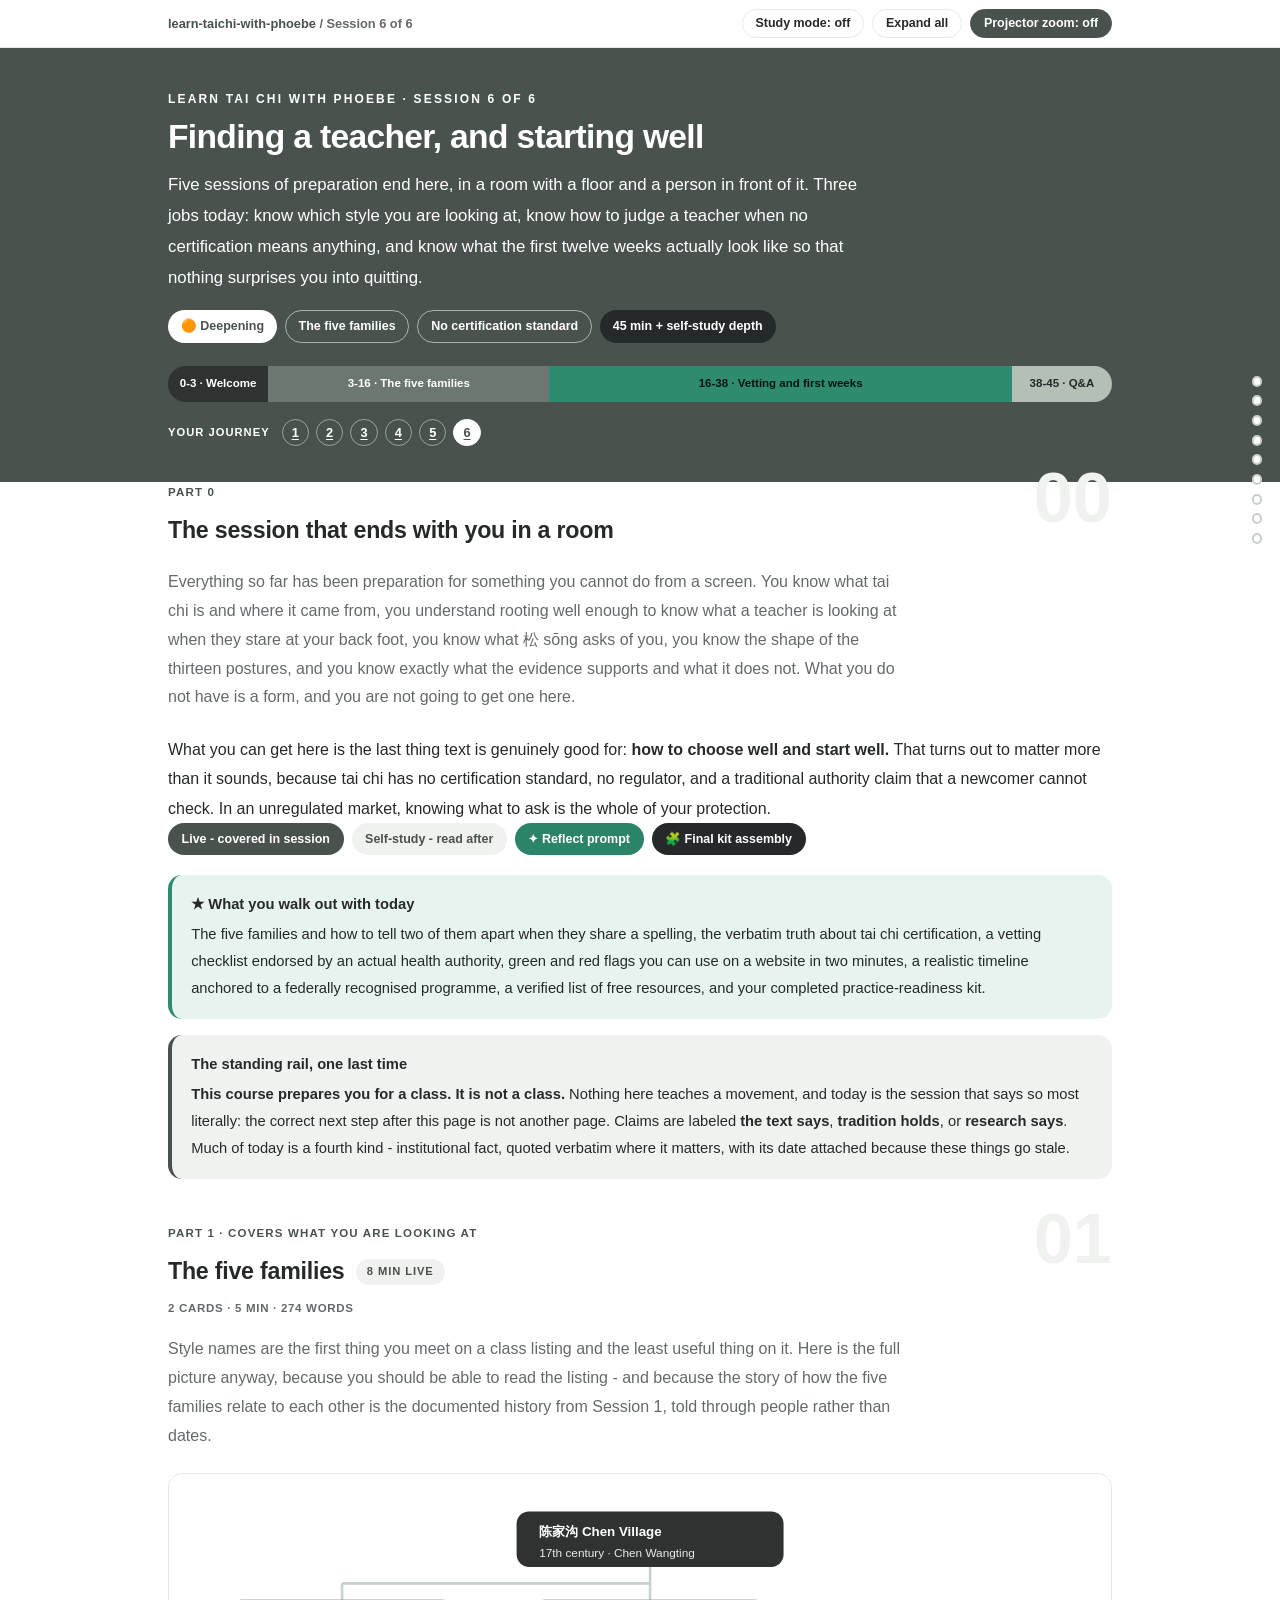
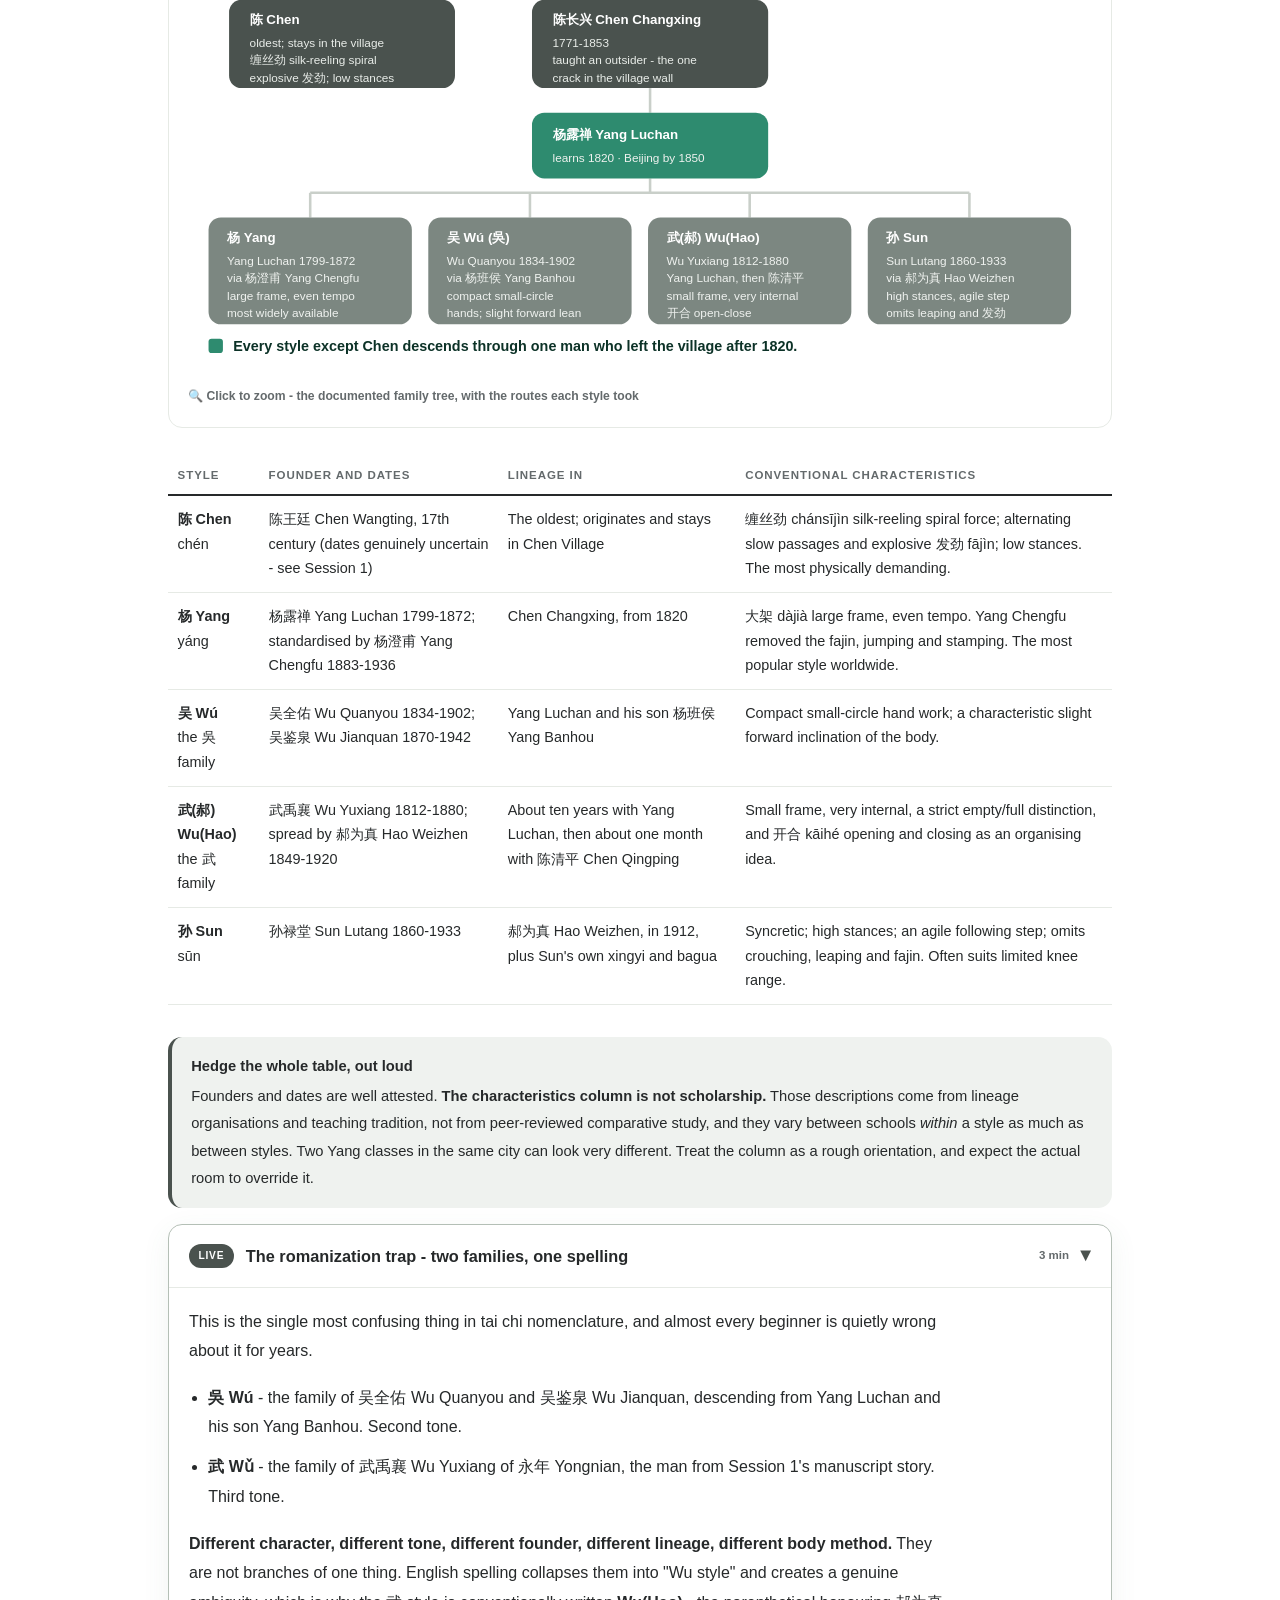
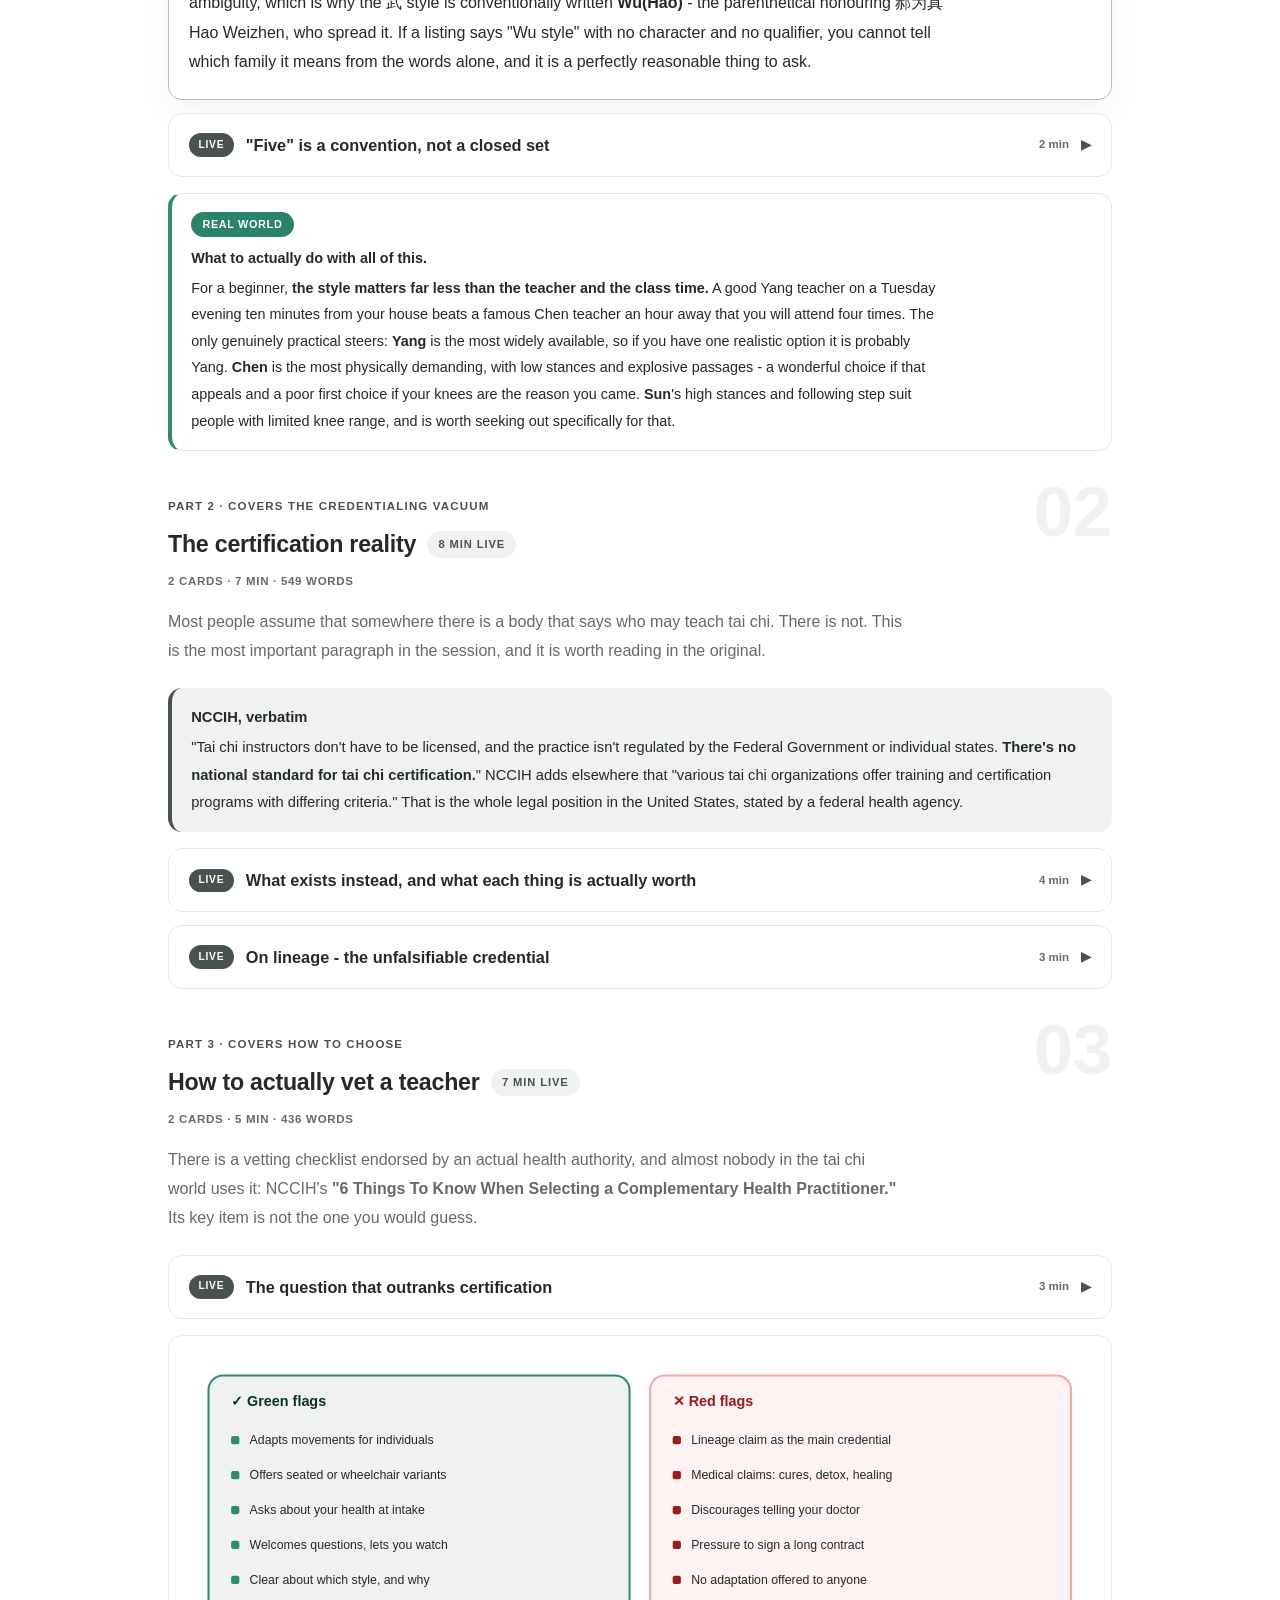
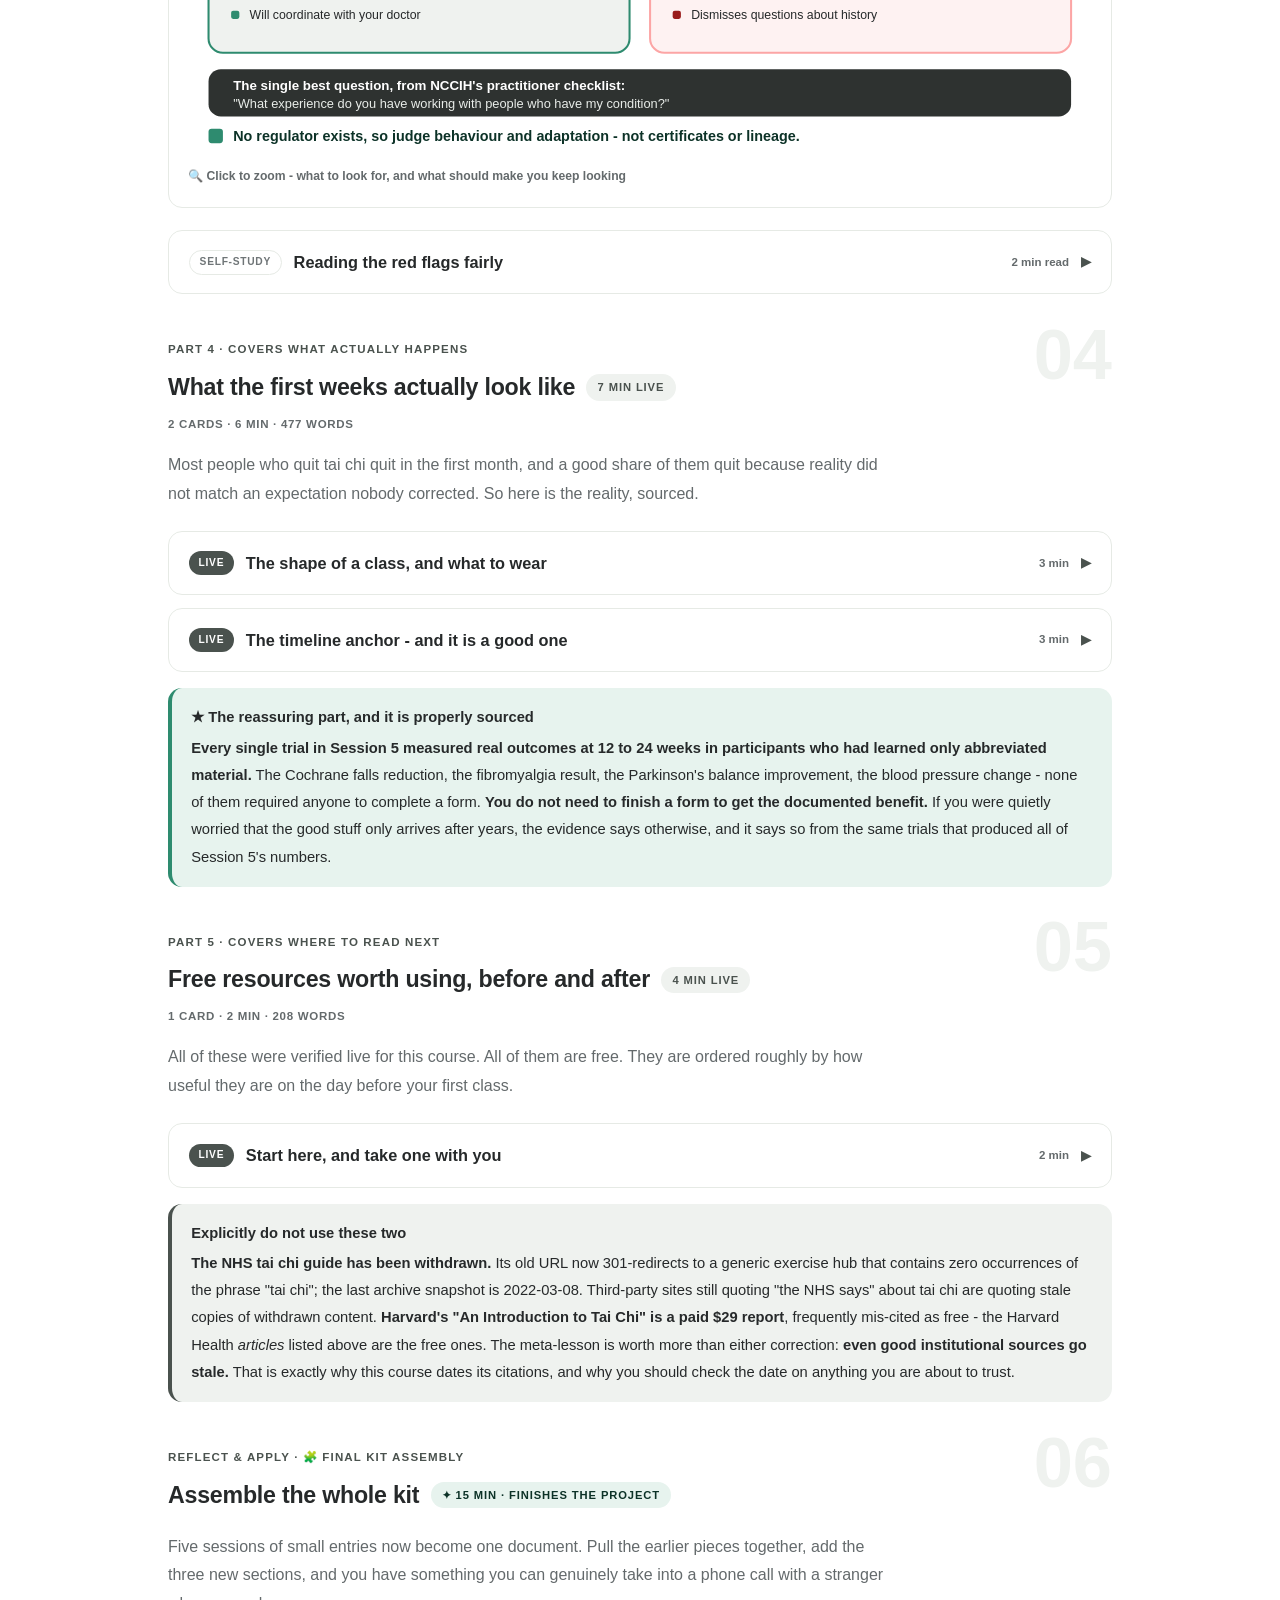
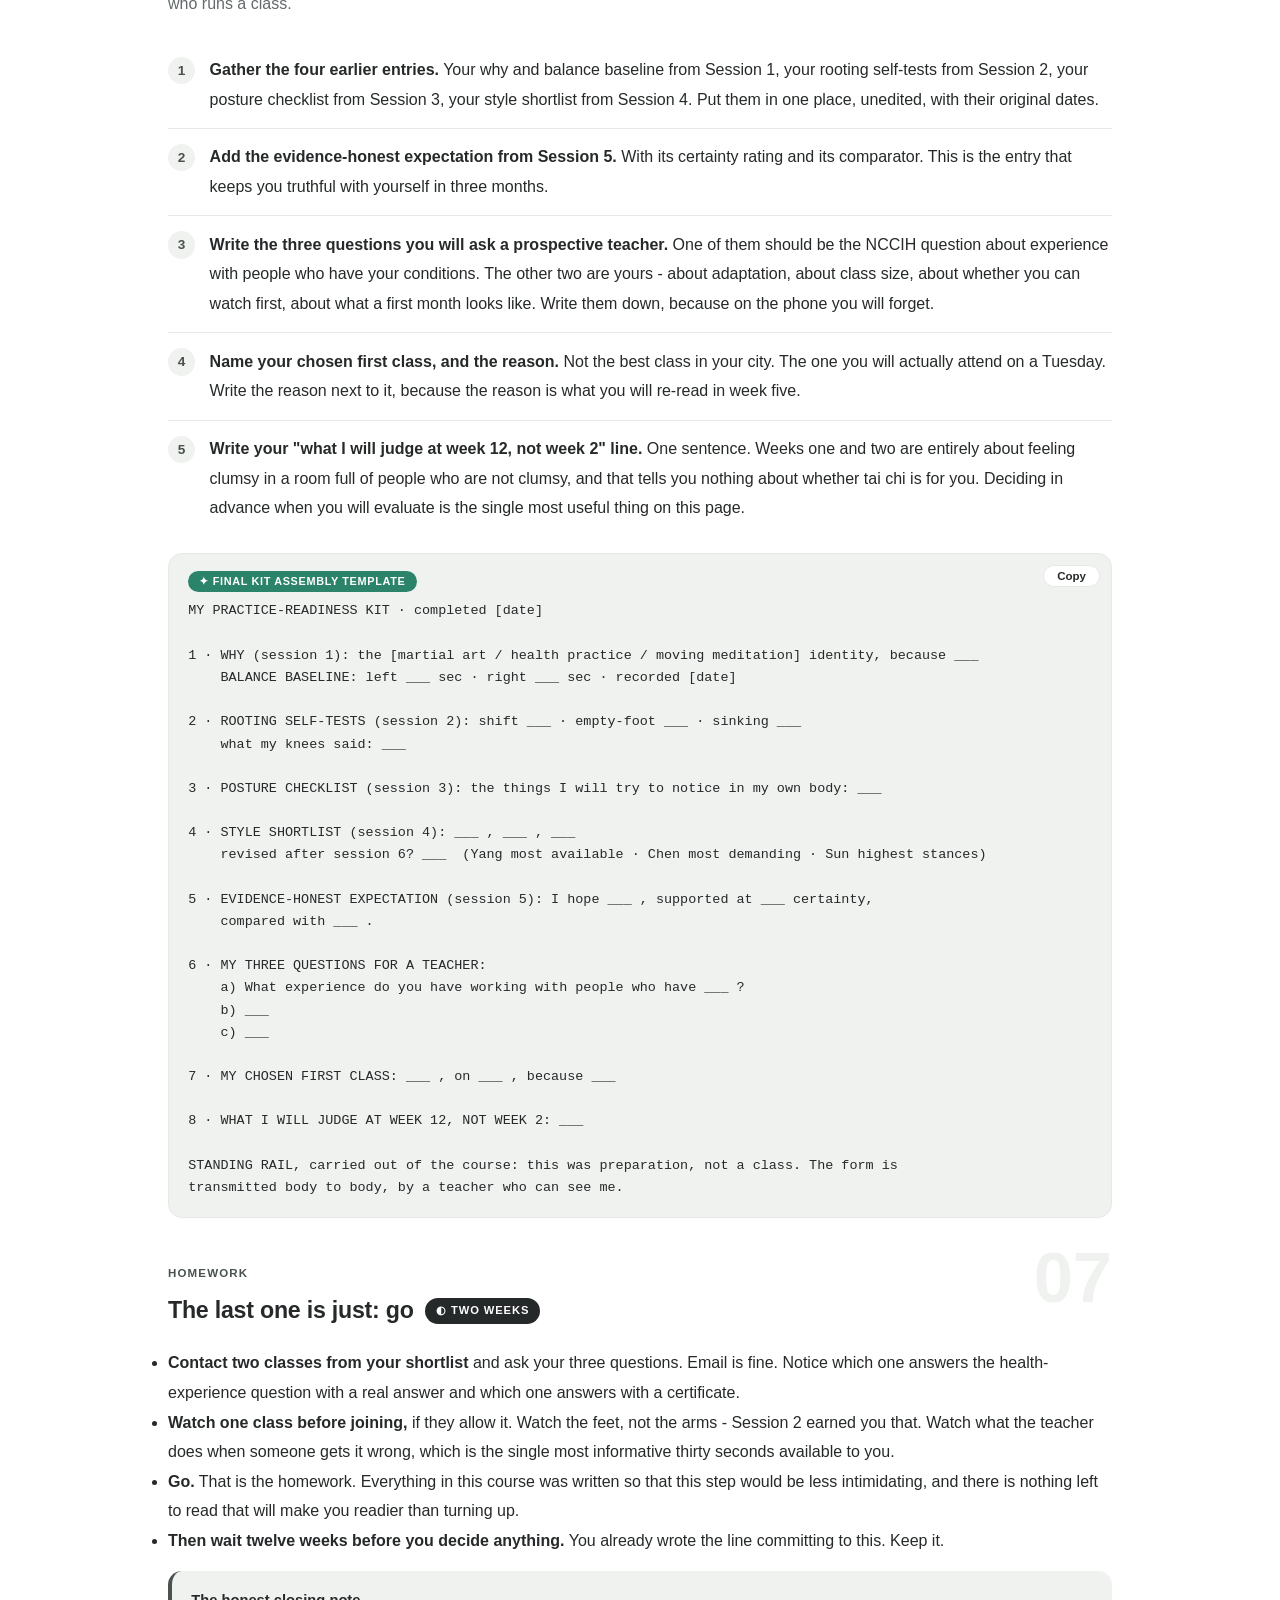
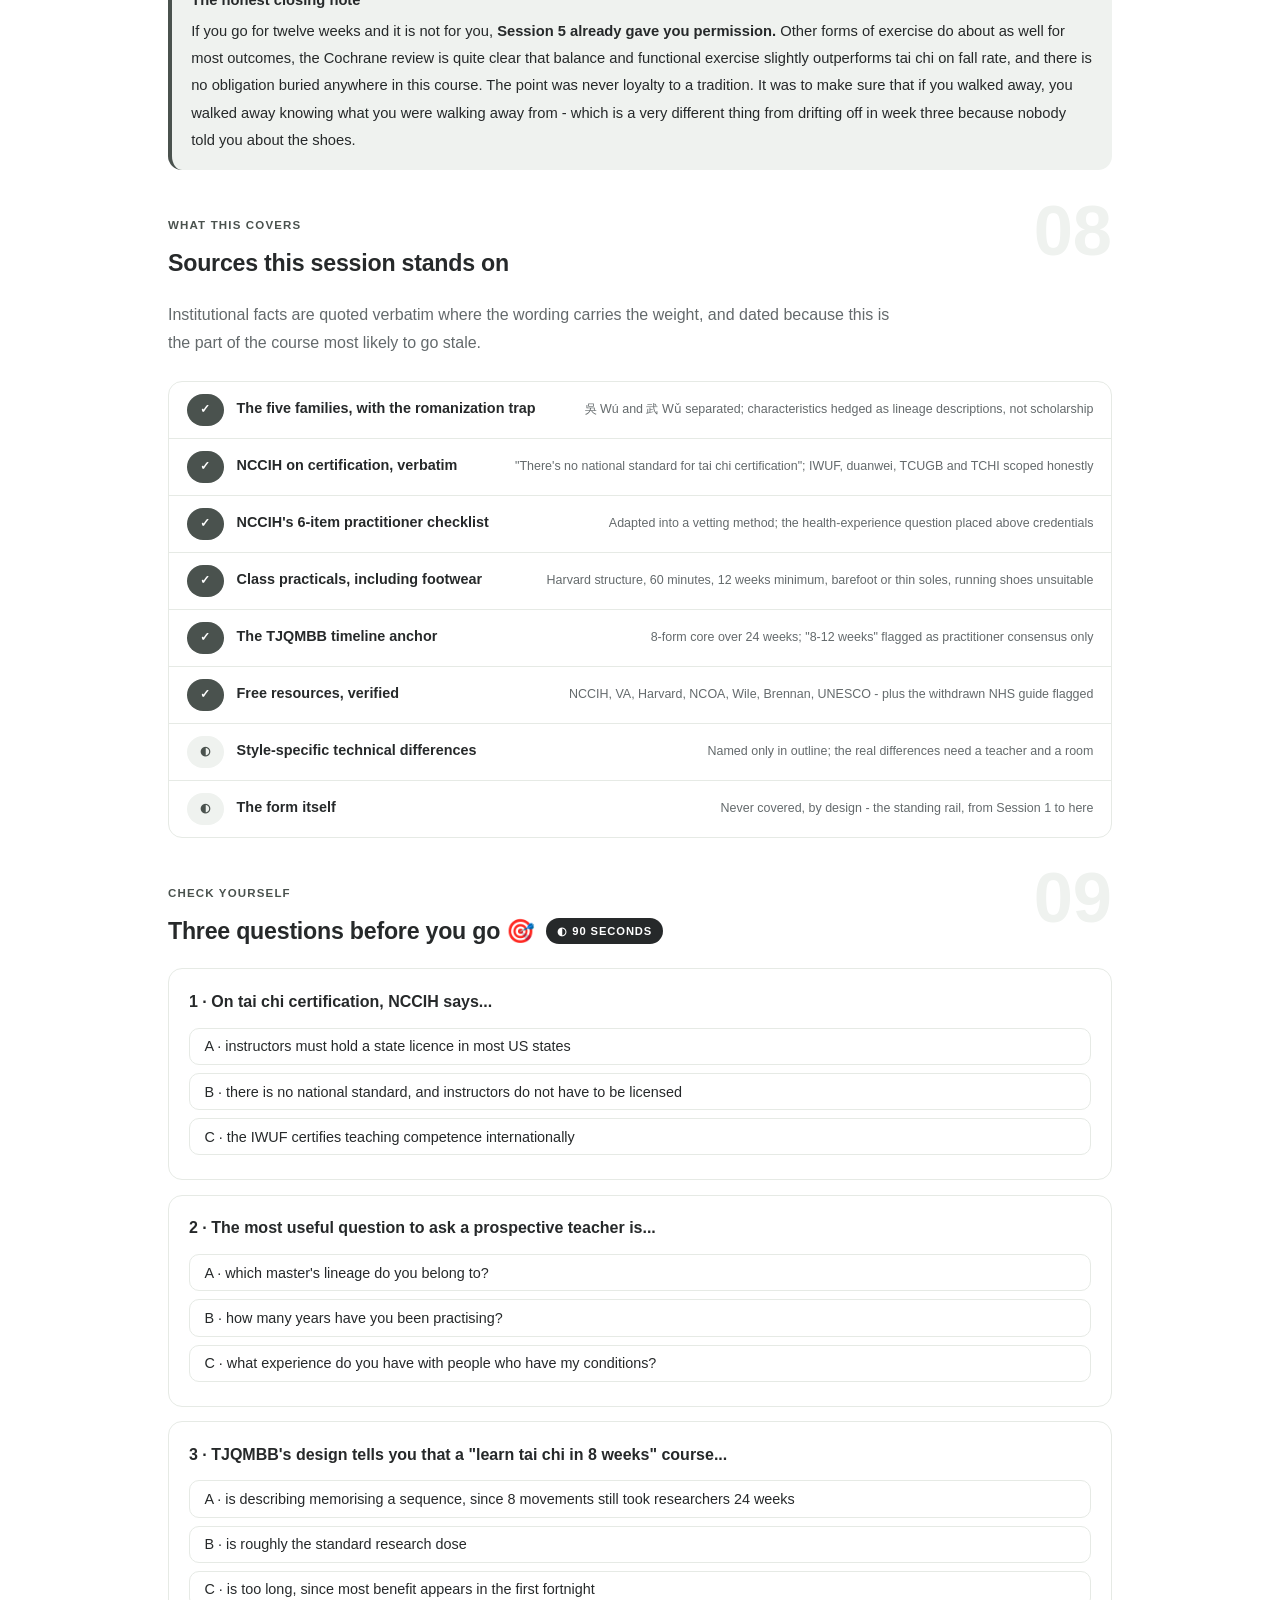
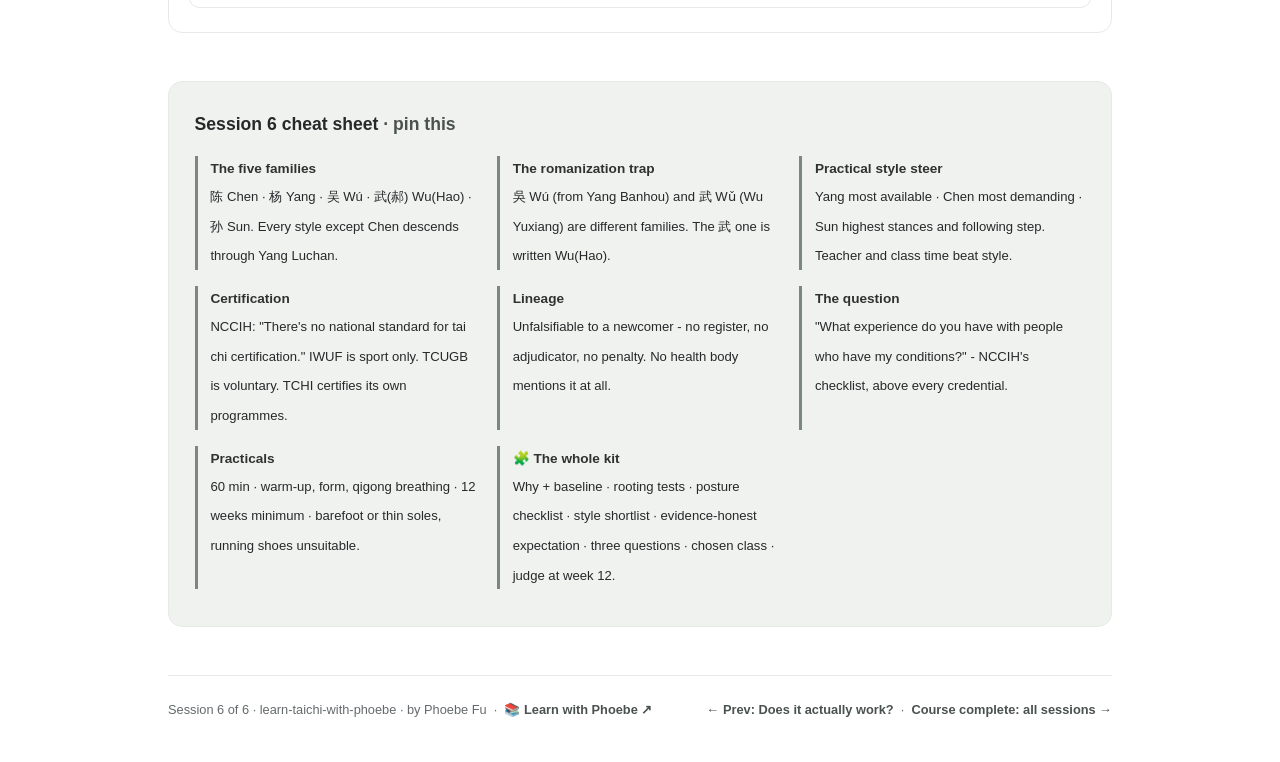
<file: courses/06-finding-a-teacher.html>
<!DOCTYPE html>
<html lang="en">
<head>
<meta charset="UTF-8">
<meta name="viewport" content="width=device-width, initial-scale=1.0">
<!-- social:start -->
<meta name="description" content="Everything so far has been preparation for something you cannot do from a screen. You know what tai chi is and where it came from, you understand rooting well enough to know what a teacher...">
<meta property="og:type" content="article">
<meta property="og:site_name" content="Learn with Phoebe">
<meta property="og:title" content="Finding a teacher, and starting well - learn taichi with phoebe">
<meta property="og:description" content="Everything so far has been preparation for something you cannot do from a screen. You know what tai chi is and where it came from, you understand rooting well enough to know what a teacher...">
<meta property="og:url" content="https://phoebefu6.github.io/learn-taichi-with-phoebe/courses/06-finding-a-teacher.html">
<meta property="og:image" content="https://phoebefu6.github.io/learn-taichi-with-phoebe/assets/og-cover.png">
<meta property="og:image:width" content="1200">
<meta property="og:image:height" content="630">
<meta name="twitter:card" content="summary_large_image">
<meta name="twitter:title" content="Finding a teacher, and starting well - learn taichi with phoebe">
<meta name="twitter:description" content="Everything so far has been preparation for something you cannot do from a screen. You know what tai chi is and where it came from, you understand rooting well enough to know what a teacher...">
<meta name="twitter:image" content="https://phoebefu6.github.io/learn-taichi-with-phoebe/assets/og-cover.png">
<!-- social:end -->
<title>Session 6 · Finding a teacher and starting well - learn taichi with phoebe</title>
<link rel="stylesheet" href="../assets/style.css?v=29">
</head>
<body>

<div class="toolbar">
  <div class="wrap">
    <span class="crumb"><a href="../index.html">learn-taichi-with-phoebe</a> / Session 6 of 6</span>
    <button class="btn" id="toggle-all" type="button">Expand all</button>
    <button class="btn primary" id="zoom-toggle" type="button">Projector zoom: off</button>
  </div>
</div>

<header class="masthead">
  <div class="wrap">
    <div class="eyebrow">Learn Tai Chi with Phoebe · Session 6 of 6</div>
    <h1>Finding a teacher, <span class="accent">and starting</span> well</h1>
    <p class="sub">Five sessions of preparation end here, in a room with a floor and a person in front of it. Three jobs today: know which style you are looking at, know how to judge a teacher when no certification means anything, and know what the first twelve weeks actually look like so that nothing surprises you into quitting.</p>
    <div class="chip-row">
      <span class="chip level">🟠 Deepening</span>
      <span class="chip audience">The five families</span>
      <span class="chip audience">No certification standard</span>
      <span class="chip time">45 min + self-study depth</span>
    </div>
    <div class="agenda">
      <span class="a1" style="flex:1">0-3 · Welcome</span>
      <span class="a2" style="flex:3">3-16 · The five families</span>
      <span class="a3" style="flex:5">16-38 · Vetting and first weeks</span>
      <span class="a4" style="flex:1">38-45 · Q&amp;A</span>
    </div>
  </div>
</header>

<main class="wrap">

  <!-- ============ INTRO ============ -->
  <section class="section" id="intro">
    <div class="section-kicker">
      <span class="klabel">Part 0</span>
      <h2>The session that ends with you in a room</h2>
    </div>
    <p class="lede">Everything so far has been preparation for something you cannot do from a screen. You know what tai chi is and where it came from, you understand rooting well enough to know what a teacher is looking at when they stare at your back foot, you know what 松 sōng asks of you, you know the shape of the thirteen postures, and you know exactly what the evidence supports and what it does not. What you do not have is a form, and you are not going to get one here.</p>
    <p>What you can get here is the last thing text is genuinely good for: <strong>how to choose well and start well.</strong> That turns out to matter more than it sounds, because tai chi has no certification standard, no regulator, and a traditional authority claim that a newcomer cannot check. In an unregulated market, knowing what to ask is the whole of your protection.</p>
    <div class="legend">
      <span class="pill solid">Live - covered in session</span>
      <span class="pill light">Self-study - read after</span>
      <span class="pill peach">✦ Reflect prompt</span>
      <span class="pill inkpill">🧩 Final kit assembly</span>
    </div>
    <div class="callout win">
      <strong>★ What you walk out with today</strong>
      The five families and how to tell two of them apart when they share a spelling, the verbatim truth about tai chi certification, a vetting checklist endorsed by an actual health authority, green and red flags you can use on a website in two minutes, a realistic timeline anchored to a federally recognised programme, a verified list of free resources, and your completed practice-readiness kit.
    </div>
    <div class="callout tip">
      <strong>The standing rail, one last time</strong>
      <strong>This course prepares you for a class. It is not a class.</strong> Nothing here teaches a movement, and today is the session that says so most literally: the correct next step after this page is not another page. Claims are labeled <strong>the text says</strong>, <strong>tradition holds</strong>, or <strong>research says</strong>. Much of today is a fourth kind - institutional fact, quoted verbatim where it matters, with its date attached because these things go stale.
    </div>
  </section>

  <!-- ============ PART 1: THE FIVE FAMILIES ============ -->
  <section class="section" id="families">
    <div class="section-kicker">
      <span class="klabel">Part 1 · covers what you are looking at</span>
      <h2>The five families <span class="tag concept">8 min live</span></h2>
    </div>
    <p class="lede">Style names are the first thing you meet on a class listing and the least useful thing on it. Here is the full picture anyway, because you should be able to read the listing - and because the story of how the five families relate to each other is the documented history from Session 1, told through people rather than dates.</p>

    <figure class="zoomable">
      <svg viewBox="0 0 880 470" xmlns="http://www.w3.org/2000/svg" role="img" aria-label="Family tree of tai chi styles from Chen Village through Chen Changxing and Yang Luchan to the Yang, Wu, Wu-Hao and Sun families">
        <style>
          .ft6aH { font: 700 13px Inter, sans-serif; fill: #FFFFFF; }
          .ft6aX { font: 400 11.5px Inter, sans-serif; fill: #E9EDE9; }
          .ft6aY { font: 400 11.5px Inter, sans-serif; fill: #EFF2EF; }
          .ft6aN { font: 600 14px Inter, sans-serif; fill: #0C3227; }
        </style>
        <line x1="450" y1="72" x2="450" y2="104" stroke="#C9CFC9" stroke-width="2.5"/>
        <line x1="150" y1="88" x2="450" y2="88" stroke="#C9CFC9" stroke-width="2.5"/>
        <line x1="150" y1="88" x2="150" y2="104" stroke="#C9CFC9" stroke-width="2.5"/>
        <line x1="450" y1="190" x2="450" y2="214" stroke="#C9CFC9" stroke-width="2.5"/>
        <line x1="450" y1="278" x2="450" y2="292" stroke="#C9CFC9" stroke-width="2.5"/>
        <line x1="119" y1="292" x2="761" y2="292" stroke="#C9CFC9" stroke-width="2.5"/>
        <line x1="119" y1="292" x2="119" y2="316" stroke="#C9CFC9" stroke-width="2.5"/>
        <line x1="333" y1="292" x2="333" y2="316" stroke="#C9CFC9" stroke-width="2.5"/>
        <line x1="547" y1="292" x2="547" y2="316" stroke="#C9CFC9" stroke-width="2.5"/>
        <line x1="761" y1="292" x2="761" y2="316" stroke="#C9CFC9" stroke-width="2.5"/>

        <rect x="320" y="18" width="260" height="54" rx="12" fill="#2E3230"/>
        <text class="ft6aH" x="342" y="42">陈家沟 Chen Village</text>
        <text class="ft6aX" x="342" y="62">17th century · Chen Wangting</text>

        <rect x="40" y="104" width="220" height="86" rx="12" fill="#4A524E"/>
        <text class="ft6aH" x="60" y="128">陈 Chen</text>
        <text class="ft6aX" x="60" y="150">oldest; stays in the village</text>
        <text class="ft6aX" x="60" y="167">缠丝劲 silk-reeling spiral</text>
        <text class="ft6aX" x="60" y="184">explosive 发劲; low stances</text>

        <rect x="335" y="104" width="230" height="86" rx="12" fill="#4A524E"/>
        <text class="ft6aH" x="355" y="128">陈长兴 Chen Changxing</text>
        <text class="ft6aX" x="355" y="150">1771-1853</text>
        <text class="ft6aX" x="355" y="167">taught an outsider - the one</text>
        <text class="ft6aX" x="355" y="184">crack in the village wall</text>

        <rect x="335" y="214" width="230" height="64" rx="12" fill="#2E8B6F"/>
        <text class="ft6aH" x="355" y="240">杨露禅 Yang Luchan</text>
        <text class="ft6aY" x="355" y="262">learns 1820 · Beijing by 1850</text>

        <rect x="20" y="316" width="198" height="104" rx="12" fill="#7C8781"/>
        <text class="ft6aH" x="38" y="340">杨 Yang</text>
        <text class="ft6aY" x="38" y="362">Yang Luchan 1799-1872</text>
        <text class="ft6aY" x="38" y="379">via 杨澄甫 Yang Chengfu</text>
        <text class="ft6aY" x="38" y="396">large frame, even tempo</text>
        <text class="ft6aY" x="38" y="413">most widely available</text>

        <rect x="234" y="316" width="198" height="104" rx="12" fill="#7C8781"/>
        <text class="ft6aH" x="252" y="340">吴 Wú (吳)</text>
        <text class="ft6aY" x="252" y="362">Wu Quanyou 1834-1902</text>
        <text class="ft6aY" x="252" y="379">via 杨班侯 Yang Banhou</text>
        <text class="ft6aY" x="252" y="396">compact small-circle</text>
        <text class="ft6aY" x="252" y="413">hands; slight forward lean</text>

        <rect x="448" y="316" width="198" height="104" rx="12" fill="#7C8781"/>
        <text class="ft6aH" x="466" y="340">武(郝) Wu(Hao)</text>
        <text class="ft6aY" x="466" y="362">Wu Yuxiang 1812-1880</text>
        <text class="ft6aY" x="466" y="379">Yang Luchan, then 陈清平</text>
        <text class="ft6aY" x="466" y="396">small frame, very internal</text>
        <text class="ft6aY" x="466" y="413">开合 open-close</text>

        <rect x="662" y="316" width="198" height="104" rx="12" fill="#7C8781"/>
        <text class="ft6aH" x="680" y="340">孙 Sun</text>
        <text class="ft6aY" x="680" y="362">Sun Lutang 1860-1933</text>
        <text class="ft6aY" x="680" y="379">via 郝为真 Hao Weizhen</text>
        <text class="ft6aY" x="680" y="396">high stances, agile step</text>
        <text class="ft6aY" x="680" y="413">omits leaping and 发劲</text>

        <rect x="20" y="434" width="14" height="14" rx="3" fill="#2E8B6F"/>
        <text class="ft6aN" x="44" y="446">Every style except Chen descends through one man who left the village after 1820.</text>
      </svg>
      <figcaption>🔍 Click to zoom - the documented family tree, with the routes each style took</figcaption>
    </figure>

    <table class="clean">
      <thead>
        <tr><th>Style</th><th>Founder and dates</th><th>Lineage in</th><th>Conventional characteristics</th></tr>
      </thead>
      <tbody>
        <tr>
          <td>陈 Chen<br><span style="font-weight:400">chén</span></td>
          <td>陈王廷 Chen Wangting, 17th century (dates genuinely uncertain - see Session 1)</td>
          <td>The oldest; originates and stays in Chen Village</td>
          <td>缠丝劲 chánsījìn silk-reeling spiral force; alternating slow passages and explosive 发劲 fājìn; low stances. The most physically demanding.</td>
        </tr>
        <tr>
          <td>杨 Yang<br><span style="font-weight:400">yáng</span></td>
          <td>杨露禅 Yang Luchan 1799-1872; standardised by 杨澄甫 Yang Chengfu 1883-1936</td>
          <td>Chen Changxing, from 1820</td>
          <td>大架 dàjià large frame, even tempo. Yang Chengfu removed the fajin, jumping and stamping. The most popular style worldwide.</td>
        </tr>
        <tr>
          <td>吴 Wú<br><span style="font-weight:400">the 吳 family</span></td>
          <td>吴全佑 Wu Quanyou 1834-1902; 吴鉴泉 Wu Jianquan 1870-1942</td>
          <td>Yang Luchan and his son 杨班侯 Yang Banhou</td>
          <td>Compact small-circle hand work; a characteristic slight forward inclination of the body.</td>
        </tr>
        <tr>
          <td>武(郝) Wu(Hao)<br><span style="font-weight:400">the 武 family</span></td>
          <td>武禹襄 Wu Yuxiang 1812-1880; spread by 郝为真 Hao Weizhen 1849-1920</td>
          <td>About ten years with Yang Luchan, then about one month with 陈清平 Chen Qingping</td>
          <td>Small frame, very internal, a strict empty/full distinction, and 开合 kāihé opening and closing as an organising idea.</td>
        </tr>
        <tr>
          <td>孙 Sun<br><span style="font-weight:400">sūn</span></td>
          <td>孙禄堂 Sun Lutang 1860-1933</td>
          <td>郝为真 Hao Weizhen, in 1912, plus Sun's own xingyi and bagua</td>
          <td>Syncretic; high stances; an agile following step; omits crouching, leaping and fajin. Often suits limited knee range.</td>
        </tr>
      </tbody>
    </table>

    <div class="callout tip">
      <strong>Hedge the whole table, out loud</strong>
      Founders and dates are well attested. <strong>The characteristics column is not scholarship.</strong> Those descriptions come from lineage organisations and teaching tradition, not from peer-reviewed comparative study, and they vary between schools <em>within</em> a style as much as between styles. Two Yang classes in the same city can look very different. Treat the column as a rough orientation, and expect the actual room to override it.
    </div>

    <details class="card" open>
      <summary><span class="mode live">Live</span>The romanization trap - two families, one spelling<span class="mini">3 min</span><span class="caret">▶</span></summary>
      <div class="body">
        <p>This is the single most confusing thing in tai chi nomenclature, and almost every beginner is quietly wrong about it for years.</p>
        <ul>
          <li><strong>吳 Wú</strong> - the family of 吴全佑 Wu Quanyou and 吴鉴泉 Wu Jianquan, descending from Yang Luchan and his son Yang Banhou. Second tone.</li>
          <li><strong>武 Wǔ</strong> - the family of 武禹襄 Wu Yuxiang of 永年 Yongnian, the man from Session 1's manuscript story. Third tone.</li>
        </ul>
        <p><strong>Different character, different tone, different founder, different lineage, different body method.</strong> They are not branches of one thing. English spelling collapses them into "Wu style" and creates a genuine ambiguity, which is why the 武 style is conventionally written <strong>Wu(Hao)</strong> - the parenthetical honouring 郝为真 Hao Weizhen, who spread it. If a listing says "Wu style" with no character and no qualifier, you cannot tell which family it means from the words alone, and it is a perfectly reasonable thing to ask.</p>
      </div>
    </details>

    <details class="card">
      <summary><span class="mode live">Live</span>"Five" is a convention, not a closed set<span class="mini">2 min</span><span class="caret">▶</span></summary>
      <div class="body">
        <p>The five-family framing is standard, useful and slightly arbitrary. <strong>和式 He style</strong>, descending from the 赵堡 Zhaobao tradition and named for 和兆元 He Zhaoyuan, is often counted as a sixth, and the Chinese Wushu Association's 段位 duànwèi grading syllabus covers all six - Chen, Yang, Wu, Wu(Hao), Sun and He. Within Chen there are further recognised frames: 老架 Old Frame from Chen Changxing, 小架 Small Frame from 陈有本 Chen Youben, and the Zhaobao line through 陈清平 Chen Qingping. 陈发科 Chen Fake (1887-1957) is the man who brought Chen style out of the village to Beijing.</p>
        <p>None of this needs to be memorised. The point is simply that "the five styles" is a teaching convention that a tidy diagram makes look more settled than it is.</p>
      </div>
    </details>

    <div class="callout example">
      <span class="ex-pill">Real world</span>
      <p><strong>What to actually do with all of this.</strong> For a beginner, <strong>the style matters far less than the teacher and the class time.</strong> A good Yang teacher on a Tuesday evening ten minutes from your house beats a famous Chen teacher an hour away that you will attend four times. The only genuinely practical steers: <strong>Yang</strong> is the most widely available, so if you have one realistic option it is probably Yang. <strong>Chen</strong> is the most physically demanding, with low stances and explosive passages - a wonderful choice if that appeals and a poor first choice if your knees are the reason you came. <strong>Sun</strong>'s high stances and following step suit people with limited knee range, and is worth seeking out specifically for that.</p>
    </div>
  </section>

  <!-- ============ PART 2: CERTIFICATION ============ -->
  <section class="section" id="certification">
    <div class="section-kicker">
      <span class="klabel">Part 2 · covers the credentialing vacuum</span>
      <h2>The certification reality <span class="tag concept">8 min live</span></h2>
    </div>
    <p class="lede">Most people assume that somewhere there is a body that says who may teach tai chi. There is not. This is the most important paragraph in the session, and it is worth reading in the original.</p>

    <div class="callout tip">
      <strong>NCCIH, verbatim</strong>
      "Tai chi instructors don't have to be licensed, and the practice isn't regulated by the Federal Government or individual states. <strong>There's no national standard for tai chi certification.</strong>" NCCIH adds elsewhere that "various tai chi organizations offer training and certification programs with differing criteria." That is the whole legal position in the United States, stated by a federal health agency.
    </div>

    <details class="card">
      <summary><span class="mode live">Live</span>What exists instead, and what each thing is actually worth<span class="mini">4 min</span><span class="caret">▶</span></summary>
      <div class="body">
        <ul>
          <li><strong>IWUF, the International Wushu Federation.</strong> Real, international, and about <em>sport</em>. It governs competitive wushu, includes taijiquan as a competition event, and runs the World Taijiquan Championships. <strong>It licenses nothing about teaching.</strong> An IWUF connection tells you something about competitive pedigree and nothing whatever about competence with older or unwell students - which, for most people reading this, is the relevant competence.</li>
          <li><strong>Chinese Wushu Association 段位 duànwèi grading.</strong> A real system - nine duan across three bands, covering 23 styles, with 629 test centres according to 2013 secondary reporting, so treat those figures as dated and second-hand. It is domestic and sport-oriented, and crucially <strong>a Western beginner cannot easily verify a claimed duan.</strong> A number on a website that nobody can check is not a credential.</li>
          <li><strong>UK: the Tai Chi Union for Great Britain.</strong> Around 1,000 members and 800-plus instructors. Instructor applicants need <strong>at least five consecutive years of practice</strong> and are assessed on common principles rather than style specifics, which is a sensible design. The honest caveats: it is a <strong>voluntary membership body, not a statutory regulator</strong>; the assessment is a one-time panel plus an ongoing subscription rather than continuing supervision; and <strong>non-membership is not evidence of a bad teacher.</strong> It is a positive signal, not a filter.</li>
          <li><strong>US: no national body at all.</strong> The nearest analogue is programme-specific. The <strong>Tai Chi for Health Institute</strong> (Dr Paul Lam) certifies instructors in <em>its own named programmes</em>, requiring an authorised workshop, <strong>renewal every two years</strong>, and <strong>first aid and CPR</strong>. Scope caveat, stated fairly: this certifies delivery of a specific curriculum, not "qualified tai chi teacher" in general. But the renewal cycle and the CPR requirement are more accountability than most tai chi credentials carry anywhere, and that is worth knowing.</li>
        </ul>
      </div>
    </details>

    <details class="card">
      <summary><span class="mode live">Live</span>On lineage - the unfalsifiable credential<span class="mini">3 min</span><span class="caret">▶</span></summary>
      <div class="body">
        <p>Lineage is the traditional authority claim, and it fills exactly the space a licence would otherwise occupy. "I studied with X, who studied with Y, who was a disciple of Z" is doing the work that "registered with the state board" does in other fields.</p>
        <p>Here is the structural problem, stated without any suggestion that lineage claims are usually false. <strong>Because no regulator exists, there is no register, no adjudicating body, and no penalty for overstating a connection.</strong> To a newcomer, a lineage claim is therefore <strong>unfalsifiable</strong>. You cannot check it, nobody will check it for you, and nothing happens to anyone who inflates it. A claim you cannot evaluate is not evidence, however true it happens to be.</p>
        <div class="callout example">
          <span class="ex-pill">Real world</span>
          <p><strong>Notice the silence.</strong> Neither NCCIH, nor Harvard Health, nor Mayo, nor the VA mentions lineage <em>at all</em> in its getting-started guidance. Not once, not to endorse it and not to warn about it. What they care about instead is safety, adaptation, and experience with your particular condition. Four independent health institutions writing about how to start tai chi, and none of them thinks who your teacher's teacher was belongs in the advice. <strong>That silence is itself the signal</strong>, and it should reset where you put your attention when you read a school's about page.</p>
        </div>
        <p>None of which means lineage is worthless. It is often a real marker of deep training, and a teacher who lights up when you ask about it is usually a teacher who loves the art. Ask about it as a conversation, not as a check.</p>
      </div>
    </details>
  </section>

  <!-- ============ PART 3: VETTING ============ -->
  <section class="section" id="vetting">
    <div class="section-kicker">
      <span class="klabel">Part 3 · covers how to choose</span>
      <h2>How to actually vet a teacher <span class="tag concept">7 min live</span></h2>
    </div>
    <p class="lede">There is a vetting checklist endorsed by an actual health authority, and almost nobody in the tai chi world uses it: NCCIH's <strong>"6 Things To Know When Selecting a Complementary Health Practitioner."</strong> Its key item is not the one you would guess.</p>

    <details class="card">
      <summary><span class="mode live">Live</span>The question that outranks certification<span class="mini">3 min</span><span class="caret">▶</span></summary>
      <div class="body">
        <p>NCCIH's central instruction is not "ask what certification they hold." It is: <strong>explain all your health conditions, and ask about the practitioner's training and experience working with people who have your conditions.</strong> In NCCIH's words: <strong>"Choose a practitioner who understands how to work with people with your specific needs, even if general well-being is your goal."</strong></p>
        <p>Read that last clause twice. <em>Even if general well-being is your goal.</em> The advice is not aimed only at people with a diagnosis. It is saying that the useful thing to know about a teacher is who they have successfully taught, not what they have collected.</p>
        <p>The rest of the checklist, adapted:</p>
        <ul>
          <li><strong>Get names through your doctor or a local hospital</strong> rather than only through search. Hospitals and community health services often run or refer to classes, and those classes have already passed somebody's safety bar.</li>
          <li><strong>Ask whether they will work alongside your conventional providers.</strong> The answer is a character test as much as a logistics question.</li>
          <li><strong>Tell all of your providers what you are doing.</strong> This is the item people skip, and it costs nothing.</li>
        </ul>
        <p><strong>Better proxies than a certificate,</strong> given that certificates mean so little here: a credential with a <em>renewal cycle plus a CPR requirement</em>; willingness to adapt movements or offer a seated option; willingness to coordinate with your doctor; and recognition of the programme in a federal evidence tier - NCOA publishes which tai chi programmes qualify as evidence-based falls prevention, and that list is checkable in a way that a lineage claim is not.</p>
      </div>
    </details>

    <figure class="zoomable">
      <svg viewBox="0 0 880 390" xmlns="http://www.w3.org/2000/svg" role="img" aria-label="Green flags and red flags when choosing a tai chi teacher, with the single most useful question">
        <style>
          .ft6bH { font: 700 14px Inter, sans-serif; fill: #0C3227; }
          .ft6bR { font: 700 14px Inter, sans-serif; fill: #991B1B; }
          .ft6bX { font: 400 12px Inter, sans-serif; fill: #26292A; }
          .ft6bQ { font: 700 13px Inter, sans-serif; fill: #FFFFFF; }
          .ft6bA { font: 400 12.5px Inter, sans-serif; fill: #E9EDE9; }
          .ft6bN { font: 600 14px Inter, sans-serif; fill: #0C3227; }
        </style>
        <rect x="20" y="20" width="410" height="270" rx="14" fill="#EFF2EF" stroke="#2E8B6F" stroke-width="2"/>
        <text class="ft6bH" x="42" y="50">✓ Green flags</text>
        <rect x="42" y="79" width="8" height="8" rx="2" fill="#2E8B6F"/>
        <text class="ft6bX" x="60" y="87">Adapts movements for individuals</text>
        <rect x="42" y="113" width="8" height="8" rx="2" fill="#2E8B6F"/>
        <text class="ft6bX" x="60" y="121">Offers seated or wheelchair variants</text>
        <rect x="42" y="147" width="8" height="8" rx="2" fill="#2E8B6F"/>
        <text class="ft6bX" x="60" y="155">Asks about your health at intake</text>
        <rect x="42" y="181" width="8" height="8" rx="2" fill="#2E8B6F"/>
        <text class="ft6bX" x="60" y="189">Welcomes questions, lets you watch</text>
        <rect x="42" y="215" width="8" height="8" rx="2" fill="#2E8B6F"/>
        <text class="ft6bX" x="60" y="223">Clear about which style, and why</text>
        <rect x="42" y="249" width="8" height="8" rx="2" fill="#2E8B6F"/>
        <text class="ft6bX" x="60" y="257">Will coordinate with your doctor</text>

        <rect x="450" y="20" width="410" height="270" rx="14" fill="#FEF2F2" stroke="#FCA5A5" stroke-width="2"/>
        <text class="ft6bR" x="472" y="50">✕ Red flags</text>
        <rect x="472" y="79" width="8" height="8" rx="2" fill="#991B1B"/>
        <text class="ft6bX" x="490" y="87">Lineage claim as the main credential</text>
        <rect x="472" y="113" width="8" height="8" rx="2" fill="#991B1B"/>
        <text class="ft6bX" x="490" y="121">Medical claims: cures, detox, healing</text>
        <rect x="472" y="147" width="8" height="8" rx="2" fill="#991B1B"/>
        <text class="ft6bX" x="490" y="155">Discourages telling your doctor</text>
        <rect x="472" y="181" width="8" height="8" rx="2" fill="#991B1B"/>
        <text class="ft6bX" x="490" y="189">Pressure to sign a long contract</text>
        <rect x="472" y="215" width="8" height="8" rx="2" fill="#991B1B"/>
        <text class="ft6bX" x="490" y="223">No adaptation offered to anyone</text>
        <rect x="472" y="249" width="8" height="8" rx="2" fill="#991B1B"/>
        <text class="ft6bX" x="490" y="257">Dismisses questions about history</text>

        <rect x="20" y="306" width="840" height="46" rx="12" fill="#2E3230"/>
        <text class="ft6bQ" x="44" y="326">The single best question, from NCCIH's practitioner checklist:</text>
        <text class="ft6bA" x="44" y="344">"What experience do you have working with people who have my condition?"</text>

        <rect x="20" y="364" width="14" height="14" rx="3" fill="#2E8B6F"/>
        <text class="ft6bN" x="44" y="376">No regulator exists, so judge behaviour and adaptation - not certificates or lineage.</text>
      </svg>
      <figcaption>🔍 Click to zoom - what to look for, and what should make you keep looking</figcaption>
    </figure>

    <details class="card">
      <summary><span class="mode self">Self-study</span>Reading the red flags fairly<span class="mini">2 min read</span><span class="caret">▶</span></summary>
      <div class="body">
        <p>Two of the red flags deserve a note, because they are the ones people over-apply.</p>
        <p><strong>"Lineage claim as the main credential"</strong> is a red flag only when it is doing all the work. A teacher who names their teacher and then talks about how they adapt for arthritic knees is fine. A teacher whose entire about page is a chain of names and no mention of who they teach or how is telling you where their attention goes.</p>
        <p><strong>"Dismisses questions about the history"</strong> is not a demand that every teacher be a scholar. Plenty of excellent teachers happily say "the Zhang Sanfeng story is what we were told, I have never looked into it" - that is a perfectly good answer and it is honest. The flag is for irritation at being asked, which tends to travel with irritation at being asked other things too.</p>
        <p>Conversely, the strongest green flag on the list is the plainest one: <strong>they let you watch a class before joining.</strong> A teacher confident enough to be observed by a stranger is usually a teacher worth observing.</p>
      </div>
    </details>
  </section>

  <!-- ============ PART 4: FIRST WEEKS ============ -->
  <section class="section" id="first-weeks">
    <div class="section-kicker">
      <span class="klabel">Part 4 · covers what actually happens</span>
      <h2>What the first weeks actually look like <span class="tag concept">7 min live</span></h2>
    </div>
    <p class="lede">Most people who quit tai chi quit in the first month, and a good share of them quit because reality did not match an expectation nobody corrected. So here is the reality, sourced.</p>

    <details class="card">
      <summary><span class="mode live">Live</span>The shape of a class, and what to wear<span class="mini">3 min</span><span class="caret">▶</span></summary>
      <div class="body">
        <p><strong>Harvard Health</strong> describes the standard structure: <strong>warm-up, then form instruction, then qigong breathing.</strong> Sixty minutes is the research standard, and Harvard notes that "most beginning programs and tai chi interventions tested in medical research last at least 12 weeks, with instruction once or twice a week and practice at home."</p>
        <ul>
          <li><strong>Loose clothing.</strong> Nothing that restricts the knee or hip.</li>
          <li><strong>Barefoot, or thin flexible shoes</strong> - soles thin enough that you can feel the ground. This is the detail almost nobody tells beginners and it matters more than the clothing. <strong>Running shoes are "usually unsuitable"</strong>: thick cushioning blunts the ground feel that Session 2 was entirely about, and a raised heel tips your weight forward and interferes with the weight-shifting you are there to learn. If you turn up in trainers, expect a class where you can feel less of what the teacher is describing.</li>
          <li><strong>No equipment.</strong> Nothing to buy before you start, which is one of the genuinely lovely things about this practice.</li>
          <li><strong>Seated and wheelchair variants are normal.</strong> The VA runs and publishes them. Asking for one is not asking for a favour.</li>
          <li><strong>推手 tuīshǒu push hands is not standard beginner content.</strong> If a beginner class advertises push hands, that is not a warning sign, but it does tell you the teacher's centre of gravity is the martial identity from Session 1. Harvard's typical class does not include it.</li>
        </ul>
      </div>
    </details>

    <details class="card">
      <summary><span class="mode live">Live</span>The timeline anchor - and it is a good one<span class="mini">3 min</span><span class="caret">▶</span></summary>
      <div class="body">
        <p>Every commercial claim about how fast you can learn tai chi runs into one very stubborn fact.</p>
        <p><strong>Tai Ji Quan: Moving for Better Balance (TJQMBB)</strong> is the CDC, ACL and NCOA-recognised top-tier falls prevention programme from Session 5. It is derived from the Simplified 24-Form, and it was cut down to an <strong>eight-form core</strong>. That eight-movement curriculum is delivered as <strong>two one-hour sessions weekly for 24 weeks.</strong></p>
        <div class="callout win">
          <strong>★ Sit with the arithmetic</strong>
          Researchers who needed a programme that actually worked took the 24-form, reduced it to <strong>eight movements</strong>, and still allocated <strong>24 weeks</strong>. So "learn tai chi in 8 weeks" is not a lie exactly - it describes <strong>memorising a sequence</strong>, which is a real and achievable thing. It does not describe <strong>acquiring a skill</strong>. Knowing the difference before you start is worth more than any amount of enthusiasm.
        </div>
        <p>For comparison: <strong>Tai Chi for Arthritis and Fall Prevention</strong> runs either 8 weeks with two sessions a week or 16 weeks with one - <strong>16 hour-long sessions in total</strong> either way. That is a realistic dose for a structured beginner programme, and notice how modest it is next to the number of hours people imagine they need.</p>
        <p>You will also hear that the 24-form takes 8 to 12 weeks to learn. <strong>Hedge it.</strong> That figure comes from school and commercial sources only; no institutional or peer-reviewed source states a learning duration. Call it practitioner consensus, and pair it with the TJQMBB numbers whenever anyone quotes it at you.</p>
      </div>
    </details>

    <div class="callout win">
      <strong>★ The reassuring part, and it is properly sourced</strong>
      <strong>Every single trial in Session 5 measured real outcomes at 12 to 24 weeks in participants who had learned only abbreviated material.</strong> The Cochrane falls reduction, the fibromyalgia result, the Parkinson's balance improvement, the blood pressure change - none of them required anyone to complete a form. <strong>You do not need to finish a form to get the documented benefit.</strong> If you were quietly worried that the good stuff only arrives after years, the evidence says otherwise, and it says so from the same trials that produced all of Session 5's numbers.
    </div>
  </section>

  <!-- ============ PART 5: RESOURCES ============ -->
  <section class="section" id="resources">
    <div class="section-kicker">
      <span class="klabel">Part 5 · covers where to read next</span>
      <h2>Free resources worth using, before and after <span class="tag concept">4 min live</span></h2>
    </div>
    <p class="lede">All of these were verified live for this course. All of them are free. They are ordered roughly by how useful they are on the day before your first class.</p>

    <details class="card">
      <summary><span class="mode live">Live</span>Start here, and take one with you<span class="mini">2 min</span><span class="caret">▶</span></summary>
      <div class="body">
        <ul>
          <li><strong>NCCIH, "Tai Chi: What You Need To Know."</strong> The best single starting point anywhere, and short.</li>
          <li><strong>NCCIH, "Qigong."</strong> Because a chunk of your first class will be qigong breathing and nobody will explain what that word means.</li>
          <li><strong>NCCIH, "6 Things To Know When Selecting a Complementary Health Practitioner."</strong> This is the one to actually take with you. It is the checklist Part 3 is built on.</li>
          <li><strong>VA Whole Health</strong> tai chi and qigong pages, plus <strong>VA News, "Live Whole Health #300: Cloud Hands"</strong> - an 18-minute follow-along led by a VA recreation therapist and certified instructor, and the best free government-produced tai chi video found for this course. Also <strong>"#253: Adaptive Tai Chi"</strong> for the seated version.</li>
          <li><strong>Harvard Health free articles:</strong> "The Health Benefits of Tai Chi" and "The active ingredients of tai chi" - the second is Peter Wayne's eight ingredients from Session 5.</li>
          <li><strong>NCOA programme pages:</strong> TJQMBB, Tai Chi for Arthritis, and Evidence-Based Falls Prevention Programs. This is where you check whether a local programme is in a federal evidence tier.</li>
          <li><strong>For the history:</strong> Douglas Wile, "Fighting Words," <em>Martial Arts Studies</em> 4 (2017), open access; and <strong>Brennan Translation</strong> for the bilingual taiji classics, including the 1881 Li Yiyu manuscript. <strong>UNESCO element 00424</strong> for the official description.</li>
        </ul>
      </div>
    </details>

    <div class="callout tip">
      <strong>Explicitly do not use these two</strong>
      <strong>The NHS tai chi guide has been withdrawn.</strong> Its old URL now 301-redirects to a generic exercise hub that contains zero occurrences of the phrase "tai chi"; the last archive snapshot is 2022-03-08. Third-party sites still quoting "the NHS says" about tai chi are quoting stale copies of withdrawn content. <strong>Harvard's "An Introduction to Tai Chi" is a paid $29 report</strong>, frequently mis-cited as free - the Harvard Health <em>articles</em> listed above are the free ones. The meta-lesson is worth more than either correction: <strong>even good institutional sources go stale.</strong> That is exactly why this course dates its citations, and why you should check the date on anything you are about to trust.
    </div>
  </section>

  <!-- ============ APPLY ============ -->
  <section class="section" id="apply-6">
    <div class="section-kicker">
      <span class="klabel">Reflect &amp; apply · 🧩 final kit assembly</span>
      <h2>Assemble the whole kit <span class="tag demo">✦ 15 min · finishes the project</span></h2>
    </div>
    <p class="lede">Five sessions of small entries now become one document. Pull the earlier pieces together, add the three new sections, and you have something you can genuinely take into a phone call with a stranger who runs a class.</p>

    <div class="steps">
      <div class="step"><p><strong>Gather the four earlier entries.</strong> Your why and balance baseline from Session 1, your rooting self-tests from Session 2, your posture checklist from Session 3, your style shortlist from Session 4. Put them in one place, unedited, with their original dates.</p></div>
      <div class="step"><p><strong>Add the evidence-honest expectation from Session 5.</strong> With its certainty rating and its comparator. This is the entry that keeps you truthful with yourself in three months.</p></div>
      <div class="step"><p><strong>Write the three questions you will ask a prospective teacher.</strong> One of them should be the NCCIH question about experience with people who have your conditions. The other two are yours - about adaptation, about class size, about whether you can watch first, about what a first month looks like. Write them down, because on the phone you will forget.</p></div>
      <div class="step"><p><strong>Name your chosen first class, and the reason.</strong> Not the best class in your city. The one you will actually attend on a Tuesday. Write the reason next to it, because the reason is what you will re-read in week five.</p></div>
      <div class="step"><p><strong>Write your "what I will judge at week 12, not week 2" line.</strong> One sentence. Weeks one and two are entirely about feeling clumsy in a room full of people who are not clumsy, and that tells you nothing about whether tai chi is for you. Deciding in advance when you will evaluate is the single most useful thing on this page.</p></div>
    </div>

    <div class="prompt-box good"><span class="label">✦ Final kit assembly template</span>MY PRACTICE-READINESS KIT · completed [date]

1 · WHY (session 1): the [martial art / health practice / moving meditation] identity, because ___
    BALANCE BASELINE: left ___ sec · right ___ sec · recorded [date]

2 · ROOTING SELF-TESTS (session 2): shift ___ · empty-foot ___ · sinking ___
    what my knees said: ___

3 · POSTURE CHECKLIST (session 3): the things I will try to notice in my own body: ___

4 · STYLE SHORTLIST (session 4): ___ , ___ , ___
    revised after session 6? ___  (Yang most available · Chen most demanding · Sun highest stances)

5 · EVIDENCE-HONEST EXPECTATION (session 5): I hope ___ , supported at ___ certainty,
    compared with ___ .

6 · MY THREE QUESTIONS FOR A TEACHER:
    a) What experience do you have working with people who have ___ ?
    b) ___
    c) ___

7 · MY CHOSEN FIRST CLASS: ___ , on ___ , because ___

8 · WHAT I WILL JUDGE AT WEEK 12, NOT WEEK 2: ___

STANDING RAIL, carried out of the course: this was preparation, not a class. The form is
transmitted body to body, by a teacher who can see me.</div>
  </section>

  <!-- ============ HOMEWORK ============ -->
  <section class="section" id="exercise">
    <div class="section-kicker">
      <span class="klabel">Homework</span>
      <h2>The last one is just: go <span class="tag exercise">◐ two weeks</span></h2>
    </div>
    <ul>
      <li><strong>Contact two classes from your shortlist</strong> and ask your three questions. Email is fine. Notice which one answers the health-experience question with a real answer and which one answers with a certificate.</li>
      <li><strong>Watch one class before joining,</strong> if they allow it. Watch the feet, not the arms - Session 2 earned you that. Watch what the teacher does when someone gets it wrong, which is the single most informative thirty seconds available to you.</li>
      <li><strong>Go.</strong> That is the homework. Everything in this course was written so that this step would be less intimidating, and there is nothing left to read that will make you readier than turning up.</li>
      <li><strong>Then wait twelve weeks before you decide anything.</strong> You already wrote the line committing to this. Keep it.</li>
    </ul>
    <div class="callout tip">
      <strong>The honest closing note</strong>
      If you go for twelve weeks and it is not for you, <strong>Session 5 already gave you permission.</strong> Other forms of exercise do about as well for most outcomes, the Cochrane review is quite clear that balance and functional exercise slightly outperforms tai chi on fall rate, and there is no obligation buried anywhere in this course. The point was never loyalty to a tradition. It was to make sure that if you walked away, you walked away knowing what you were walking away from - which is a very different thing from drifting off in week three because nobody told you about the shoes.
    </div>
  </section>

  <!-- ============ SOURCES / COVERAGE ============ -->
  <section class="section" id="official">
    <div class="section-kicker">
      <span class="klabel">What this covers</span>
      <h2>Sources this session stands on</h2>
    </div>
    <p class="lede">Institutional facts are quoted verbatim where the wording carries the weight, and dated because this is the part of the course most likely to go stale.</p>
    <div class="covered">
      <div class="covered-row"><span class="status pill solid">✓</span><span class="name">The five families, with the romanization trap</span><span class="note">吳 Wú and 武 Wǔ separated; characteristics hedged as lineage descriptions, not scholarship</span></div>
      <div class="covered-row"><span class="status pill solid">✓</span><span class="name">NCCIH on certification, verbatim</span><span class="note">"There's no national standard for tai chi certification"; IWUF, duanwei, TCUGB and TCHI scoped honestly</span></div>
      <div class="covered-row"><span class="status pill solid">✓</span><span class="name">NCCIH's 6-item practitioner checklist</span><span class="note">Adapted into a vetting method; the health-experience question placed above credentials</span></div>
      <div class="covered-row"><span class="status pill solid">✓</span><span class="name">Class practicals, including footwear</span><span class="note">Harvard structure, 60 minutes, 12 weeks minimum, barefoot or thin soles, running shoes unsuitable</span></div>
      <div class="covered-row"><span class="status pill solid">✓</span><span class="name">The TJQMBB timeline anchor</span><span class="note">8-form core over 24 weeks; "8-12 weeks" flagged as practitioner consensus only</span></div>
      <div class="covered-row"><span class="status pill solid">✓</span><span class="name">Free resources, verified</span><span class="note">NCCIH, VA, Harvard, NCOA, Wile, Brennan, UNESCO - plus the withdrawn NHS guide flagged</span></div>
      <div class="covered-row"><span class="status pill light">◐</span><span class="name">Style-specific technical differences</span><span class="note">Named only in outline; the real differences need a teacher and a room</span></div>
      <div class="covered-row"><span class="status pill light">◐</span><span class="name">The form itself</span><span class="note">Never covered, by design - the standing rail, from Session 1 to here</span></div>
    </div>
  </section>

  <!-- ============ QUIZ ============ -->
  <section class="section" id="quiz">
    <div class="section-kicker">
      <span class="klabel">Check yourself</span>
      <h2>Three questions before you go 🎯 <span class="tag exercise">◐ 90 seconds</span></h2>
    </div>
    <div class="quiz-q" data-answer="1">
      <p class="qtext">1 · On tai chi certification, NCCIH says...</p>
      <button class="qopt" type="button">A · instructors must hold a state licence in most US states</button>
      <button class="qopt" type="button">B · there is no national standard, and instructors do not have to be licensed</button>
      <button class="qopt" type="button">C · the IWUF certifies teaching competence internationally</button>
      <p class="qwhy">Verbatim: "Tai chi instructors don't have to be licensed, and the practice isn't regulated by the Federal Government or individual states. There's no national standard for tai chi certification." IWUF governs competitive sport and licenses nothing about teaching.</p>
    </div>
    <div class="quiz-q" data-answer="2">
      <p class="qtext">2 · The most useful question to ask a prospective teacher is...</p>
      <button class="qopt" type="button">A · which master's lineage do you belong to?</button>
      <button class="qopt" type="button">B · how many years have you been practising?</button>
      <button class="qopt" type="button">C · what experience do you have with people who have my conditions?</button>
      <p class="qwhy">That is the key item in NCCIH's practitioner checklist, which adds: "Choose a practitioner who understands how to work with people with your specific needs, even if general well-being is your goal." No health body mentions lineage at all.</p>
    </div>
    <div class="quiz-q" data-answer="0">
      <p class="qtext">3 · TJQMBB's design tells you that a "learn tai chi in 8 weeks" course...</p>
      <button class="qopt" type="button">A · is describing memorising a sequence, since 8 movements still took researchers 24 weeks</button>
      <button class="qopt" type="button">B · is roughly the standard research dose</button>
      <button class="qopt" type="button">C · is too long, since most benefit appears in the first fortnight</button>
      <p class="qwhy">TJQMBB cut the 24-form down to an 8-form core and still ran two one-hour sessions weekly for 24 weeks. Reassuringly, every Session 5 trial measured real outcomes at 12-24 weeks on abbreviated material.</p>
    </div>
    <p class="quiz-score"></p>
  </section>

  <!-- ============ CHEAT SHEET ============ -->
  <section class="cheat" id="cheatsheet">
    <h3>Session 6 cheat sheet <span>· pin this</span></h3>
    <div class="grid-2">
      <div class="cheat-item"><b>The five families</b><span>陈 Chen · 杨 Yang · 吴 Wú · 武(郝) Wu(Hao) · 孙 Sun. Every style except Chen descends through Yang Luchan.</span></div>
      <div class="cheat-item"><b>The romanization trap</b><span>吳 Wú (from Yang Banhou) and 武 Wǔ (Wu Yuxiang) are different families. The 武 one is written Wu(Hao).</span></div>
      <div class="cheat-item"><b>Practical style steer</b><span>Yang most available · Chen most demanding · Sun highest stances and following step. Teacher and class time beat style.</span></div>
      <div class="cheat-item"><b>Certification</b><span>NCCIH: "There's no national standard for tai chi certification." IWUF is sport only. TCUGB is voluntary. TCHI certifies its own programmes.</span></div>
      <div class="cheat-item"><b>Lineage</b><span>Unfalsifiable to a newcomer - no register, no adjudicator, no penalty. No health body mentions it at all.</span></div>
      <div class="cheat-item"><b>The question</b><span>"What experience do you have with people who have my conditions?" - NCCIH's checklist, above every credential.</span></div>
      <div class="cheat-item"><b>Practicals</b><span>60 min · warm-up, form, qigong breathing · 12 weeks minimum · barefoot or thin soles, running shoes unsuitable.</span></div>
      <div class="cheat-item"><b>🧩 The whole kit</b><span>Why + baseline · rooting tests · posture checklist · style shortlist · evidence-honest expectation · three questions · chosen class · judge at week 12.</span></div>
    </div>
  </section>

  <footer class="pagefoot">
    <span>Session 6 of 6 · learn-taichi-with-phoebe · by Phoebe Fu &nbsp;·&nbsp; 📚 <a href="https://phoebefu6.github.io/learn-with-phoebe/">Learn with Phoebe ↗</a></span>
    <span><a href="05-does-it-work.html">← Prev: Does it actually work?</a> &nbsp;·&nbsp; <a href="../index.html">Course complete: all sessions →</a></span>
  </footer>

</main>

<script src="../assets/app.js?v=27"></script>
</body>
</html>
</file>
<file: assets/style.css>
/* learn-claude-with-phoebe - editorial bold design system
   Accent: indigo #4A524E · Ink: #26292A · Flagship: amber #2E8B6F */

:root {
  --muted-text: #6F7577;
  --indigo: #4A524E;
  --indigo-deep: #2E3230;
  --indigo-mid: #7C8781;
  --indigo-soft: #B4BFB6;
  --indigo-50: #EFF2EF;
  --ink: #26292A;
  --muted: #646A6C;
  --faint: #C9CFC9;
  --hairline: #E6EAE5;
  --amber: #2E8B6F;
  --amber-solid: #2B8369;
  --amber-ink: #0C3227;
  --amber-50: #E7F3EE;
  --paper: #FFFFFF;
  --code-bg: #EFF2EF;
  --code-ink: #26292A;
  --radius: 14px;
}

* { margin: 0; padding: 0; box-sizing: border-box; }

html { font-size: 16px; scroll-behavior: smooth; }
html.zoom-125 { font-size: 20px; }
html.zoom-150 { font-size: 24px; }

body {
  font-family: "Inter", -apple-system, BlinkMacSystemFont, "Segoe UI", Roboto, sans-serif;
  background: var(--paper);
  color: var(--ink);
  line-height: 1.85;
  font-feature-settings: "tnum";
}

.wrap { max-width: 62rem; margin: 0 auto; padding: 0 1.5rem; }

/* ---------- header band ---------- */
.masthead {
  background: var(--indigo);
  color: #fff;
  padding: 2.5rem 0 2.25rem;
}
.masthead .eyebrow {
  font-size: .75rem;
  letter-spacing: .18em;
  text-transform: uppercase;
  opacity: 1;
  font-weight: 600;
}
.masthead h1 {
  font-size: 2.1rem;
  line-height: 1.15;
  font-weight: 800;
  margin: .5rem 0 .75rem;
  letter-spacing: -.02em;
}
.masthead h1 .accent { color: inherit; }
.masthead .sub { font-size: 1.05rem; opacity: 1; max-width: 44rem; }

.chip-row { display: flex; flex-wrap: wrap; gap: .5rem; margin-top: 1.1rem; }
.chip {
  display: inline-flex;
  align-items: center;
  gap: .35rem;
  border-radius: 999px;
  padding: .25rem .8rem;
  font-size: .78rem;
  font-weight: 600;
  white-space: nowrap;
}
.chip.level { background: #fff; color: var(--indigo); }
.chip.audience { background: rgba(255,255,255,.08); color: #fff; border: 1px solid rgba(255,255,255,.35); }
.chip.time { background: var(--ink); color: #fff; font-variant-numeric: tabular-nums; }

/* ---------- agenda bar ---------- */
.agenda {
  display: flex;
  border-radius: 999px;
  overflow: hidden;
  margin: 1.4rem 0 0;
  font-size: .72rem;
  font-weight: 600;
  text-align: center;
  color: #fff;
}
.agenda span { padding: .45rem .3rem; white-space: nowrap; overflow: hidden; text-overflow: ellipsis; }
.agenda .a1 { background: var(--indigo-deep); }
/* Agenda band contrast, fixed 2026-09-02. Three bands failed WCAG 4.5:1 on small text:
     a4 had no `color` rule at all, so it inherited the block's `color:#fff` and put white
     on a pale tint (1.9-2.1:1). The 87-repo donor carries `color: var(--ink)`; restored.
     a2 and a3 failed on their token pairs, so each carries a literal here rather than a
     changed token, because --indigo-mid and --amber-ink are used elsewhere in this sheet.
     Recompute these three literals if the palette changes. */
.agenda .a2 { background: #6D7772; }
.agenda .a3 { background: var(--amber); color: #051410; }
.agenda .a4 { background: var(--indigo-soft); color: var(--ink); }

/* ---------- toolbar ---------- */
.toolbar {
  position: sticky;
  top: 0;
  z-index: 40;
  background: rgba(255,255,255,.94);
  backdrop-filter: blur(6px);
  border-bottom: 1px solid var(--hairline);
  padding: .55rem 0;
}
.toolbar .wrap { display: flex; align-items: center; gap: .5rem; flex-wrap: nowrap; }
.toolbar .crumb { font-size: .8rem; color: var(--muted); font-weight: 600; margin-right: auto; min-width: 0; white-space: nowrap; overflow: hidden; text-overflow: ellipsis; }
.toolbar .btn { white-space: nowrap; flex: none; padding: .38rem .8rem; font-size: .78rem; line-height: 1.2; }
.toolbar .crumb a { color: var(--indigo); text-decoration: none; }
.btn {
  border: 1px solid var(--hairline);
  background: #fff;
  color: var(--ink);
  border-radius: 999px;
  padding: .35rem .9rem;
  font-size: .78rem;
  font-weight: 600;
  cursor: pointer;
  font-family: inherit;
  transition: all .15s ease;
}
.btn:hover { border-color: var(--indigo); color: var(--indigo); }
.btn.primary { background: var(--indigo); border-color: var(--indigo); color: #fff; }
.btn.primary:hover { background: var(--indigo-deep); }

/* ---------- sections ---------- */
main { padding: 2.5rem 0 4rem; }

.section { margin-bottom: 2.8rem; }
.section-kicker { margin-bottom: 1rem; }
.section-kicker .klabel {
  display: block;
  font-size: .72rem;
  text-transform: uppercase;
  letter-spacing: .1em;
  color: var(--indigo);
  font-weight: 700;
  margin-bottom: .35rem;
}
.section-kicker h2 {
  font-size: 1.45rem;
  font-weight: 800;
  letter-spacing: -.01em;
  display: flex;
  align-items: center;
  gap: .7rem;
  flex-wrap: wrap;
}
.section-kicker .tag {
  border-radius: 999px;
  padding: .18rem .7rem;
  font-size: .7rem;
  font-weight: 700;
  text-transform: uppercase;
  letter-spacing: .08em;
}
.tag.concept { background: var(--indigo-50); color: var(--indigo); }
.tag.demo { background: var(--amber-50); color: var(--amber-ink); }
.tag.exercise { background: var(--ink); color: #fff; }

.lede { color: var(--muted); max-width: 46rem; margin-bottom: 1.4rem; line-height: 1.8; }

/* live vs self-study markers on cards */
.mode {
  font-size: .64rem;
  font-weight: 700;
  text-transform: uppercase;
  letter-spacing: .07em;
  padding: .14rem .6rem;
  border-radius: 999px;
  flex: none;
}
.mode.live { background: var(--indigo); color: #fff; }
.mode.self { background: #fff; color: var(--muted-text); border: 1px solid var(--hairline); }

/* ---------- accordions ---------- */
details.card {
  border: 1px solid var(--hairline);
  border-radius: var(--radius);
  margin-bottom: .8rem;
  overflow: hidden;
  background: #fff;
}
details.card[open] { border-color: var(--indigo-soft); box-shadow: 0 8px 28px rgba(76,115,85,.08); }
details.card summary {
  list-style: none;
  cursor: pointer;
  padding: 1rem 1.25rem;
  display: flex;
  align-items: center;
  gap: .75rem;
  font-weight: 700;
  font-size: 1.02rem;
  user-select: none;
}
details.card summary::-webkit-details-marker { display: none; }
details.card summary .dot {
  width: .6rem; height: .6rem;
  border-radius: 999px;
  background: var(--indigo);
  flex: none;
}
details.card summary .mini { margin-left: auto; font-size: .72rem; color: var(--muted); font-weight: 600; white-space: nowrap; }
details.card summary .caret { transition: transform .2s ease; color: var(--indigo); font-size: .8rem; }
details.card[open] summary .caret { transform: rotate(90deg); }
details.card .body { padding: 0 1.25rem 1.4rem; border-top: 1px solid var(--hairline); padding-top: 1.15rem; }
details.card .body p { margin-bottom: 1.05rem; max-width: 48rem; }
details.card .body p:last-child { margin-bottom: 0; }
details.card .body ul, details.card .body ol { margin: 0 0 1.1rem 1.2rem; max-width: 47rem; }
details.card .body li { margin-bottom: .65rem; }
details.card .body h4 { font-size: .95rem; font-weight: 700; margin: 1.1rem 0 .45rem; }
details.card .body h4:first-child { margin-top: 0; }

/* ---------- pills & legends ---------- */
.legend { display: flex; flex-wrap: wrap; gap: .5rem; margin: 0 0 1.2rem; }
.pill {
  display: inline-flex;
  align-items: center;
  gap: .4rem;
  border-radius: 999px;
  padding: .28rem .85rem;
  font-size: .78rem;
  font-weight: 600;
}
.pill.solid { background: var(--indigo); color: #fff; }
.pill.light { background: var(--indigo-50); color: var(--indigo); }
.pill.inkpill { background: var(--ink); color: #fff; }
.pill.amber, .pill.peach { background: var(--amber-solid); color: #fff; }
.pill.bare { color: var(--muted); }

/* ---------- 4D grid ---------- */
.grid-2 { display: grid; grid-template-columns: repeat(auto-fit, minmax(15rem, 1fr)); gap: .8rem; margin: .5rem 0 1rem; }
.d-card {
  border: 1px solid var(--hairline);
  border-left: 4px solid var(--indigo);
  border-radius: 10px;
  padding: 1rem 1.1rem;
}
.d-card h4 { font-size: .95rem; margin-bottom: .3rem; }
.d-card h4 .lead-letter { color: var(--indigo); }
.d-card p { font-size: .86rem; color: var(--muted); margin: 0; }

/* ---------- tables ---------- */
table.clean { width: 100%; border-collapse: collapse; font-size: .9rem; margin: .4rem 0 1rem; }
table.clean th {
  text-align: left;
  font-size: .72rem;
  text-transform: uppercase;
  letter-spacing: .08em;
  color: var(--muted);
  padding: .5rem .6rem;
  border-bottom: 2px solid var(--ink);
}
table.clean td { padding: .7rem .6rem; border-bottom: .5px solid var(--hairline); vertical-align: top; line-height: 1.7; }
table.clean td:first-child { font-weight: 600; }

/* ---------- prompt boxes ---------- */
.prompt-box{
  position: relative;
  background: #EFF2EF;
  border: 1px solid #E6EAE5;
  color: #26292A;
  border-radius: var(--radius);
  padding: 1.1rem 1.2rem;
  margin: 1rem 0 1.2rem;
  font-family: "SF Mono", ui-monospace, Menlo, Consolas, monospace;
  font-size: .84rem;
  line-height: 1.65;
  white-space: pre-wrap;
  word-break: break-word;
}
.prompt-box .label{
  position: absolute;
  top: -0.7rem;
  left: 1rem;
  background: #4A524E;
  color: #FFFFFF;
  font-family: "Inter", -apple-system, sans-serif;
  font-size: .68rem;
  font-weight: 700;
  letter-spacing: .06em;
  text-transform: uppercase;
  border-radius: 999px;
  padding: .15rem .7rem;
}
.prompt-box.bad .label { background: var(--faint); color: var(--ink); }
.prompt-box.good .label { background: var(--amber-solid); color: #fff; }
.copy-btn{
  position: absolute;
  top: .7rem;
  right: .7rem;
  background: #FFFFFF;
  border: 1px solid #E6EAE5;
  color: #26292A;
  border-radius: 999px;
  padding: .25rem .8rem;
  font-size: .72rem;
  font-weight: 600;
  cursor: pointer;
  font-family: "Inter", -apple-system, sans-serif;
  transition: background .15s ease;
}
.copy-btn:hover { background: #E6EAE5; }
.copy-btn.copied { background: var(--amber-solid); border-color: var(--amber-solid); color: #fff; }

/* ---------- demo steps ---------- */
.steps { counter-reset: step; margin: .6rem 0 1rem; }
.step {
  display: grid;
  grid-template-columns: max-content minmax(0, 1fr);
  column-gap: .9rem;
  row-gap: .2rem;
  padding: .85rem 0;
  border-bottom: .5px solid var(--hairline);
}
.step > * { grid-column: 2; min-width: 0; }
.step > .prompt-box { margin: .8rem 0 .4rem; }
.step:last-child { border-bottom: none; }
.step::before {
  counter-increment: step;
  content: counter(step);
  flex: none;
  width: 1.7rem; height: 1.7rem;
  border-radius: 999px;
  background: var(--indigo-50);
  color: var(--indigo);
  font-weight: 700;
  font-size: .85rem;
  display: inline-flex;
  align-items: center;
  justify-content: center;
  margin-top: .1rem;
}
.step p { margin: 0; }

/* ---------- callouts ---------- */
.callout {
  border-radius: var(--radius);
  padding: 1rem 1.2rem;
  margin: 1rem 0;
  font-size: .92rem;
}
.callout.tip { background: var(--indigo-50); border-left: 4px solid var(--indigo); }
.callout.win { background: var(--amber-50); border-left: 4px solid var(--amber); }
.callout strong:first-child { display: block; margin-bottom: .2rem; }

.callout.example {
  background: #FFFFFF;
  border: 1px solid var(--hairline);
  border-left: 4px solid var(--amber);
  font-size: .9rem;
}
.callout.example .ex-pill {
  display: inline-block;
  background: var(--amber-solid);
  color: #fff;
  border-radius: 999px;
  padding: .15rem .7rem;
  font-size: .68rem;
  font-weight: 700;
  text-transform: uppercase;
  letter-spacing: .06em;
  margin-bottom: .5rem;
}
.callout.example p { margin: 0 0 .75rem; max-width: 47rem; }
.callout.example p:last-child { margin-bottom: 0; }
.callout.example ul { margin: 0 0 0 1.1rem; max-width: 46rem; }
.callout.example li { margin-bottom: .6rem; }
.callout.example li:last-child { margin-bottom: 0; }

/* ---------- zoomable figures ---------- */
figure.zoomable {
  border: 1px solid var(--hairline);
  border-radius: var(--radius);
  padding: 1.2rem;
  margin: 1rem 0 1.4rem;
  cursor: zoom-in;
  transition: box-shadow .15s ease;
  background: #fff;
}
figure.zoomable:hover { box-shadow: 0 8px 28px rgba(76,115,85,.12); }
figure.zoomable svg, figure.zoomable img { width: 100%; height: auto; display: block; }
figure.zoomable figcaption {
  margin-top: .6rem;
  font-size: .76rem;
  color: var(--muted);
  font-weight: 600;
  display: flex;
  align-items: center;
  gap: .4rem;
}

.lightbox{
  position: fixed;
  inset: 0;
  z-index: 100;
  background: rgba(255,255,255,.97);
  display: none;
  align-items: center;
  justify-content: center;
  padding: 3vh 3vw;
  cursor: zoom-out;
}
.lightbox.open { display: flex; }
.lightbox .inner{
  background: #fff;
  border: 1px solid #E6EAE5;
  box-shadow: 0 10px 40px rgba(38,41,42,.14);
  border-radius: var(--radius);
  padding: 2rem;
  max-width: 94vw;
  max-height: 92vh;
  overflow: auto;
}
.lightbox .inner svg, .lightbox .inner img { width: min(88vw, 70rem); height: auto; }
.lightbox .close-hint{
  position: fixed;
  top: 1rem; right: 1.4rem;
  color: #26292A;
  font-size: .8rem;
  font-weight: 600;
}

/* ---------- courses covered ---------- */
.covered { border: 1px solid var(--hairline); border-radius: var(--radius); overflow: hidden; }
.covered-row {
  display: flex;
  align-items: baseline;
  gap: .8rem;
  padding: .75rem 1.1rem;
  border-bottom: .5px solid var(--hairline);
  font-size: .9rem;
}
.covered-row:last-child { border-bottom: none; }
.covered-row .status { flex: none; }
.covered-row .name { font-weight: 600; }
.covered-row .note { margin-left: auto; color: var(--muted); font-size: .78rem; text-align: right; }

/* ---------- cheat sheet footer ---------- */
.cheat{
  background: #EFF2EF;
  border: 1px solid #E6EAE5;
  color: #26292A;
  border-radius: var(--radius);
  padding: 1.6rem 1.6rem 1.3rem;
  margin-top: 3rem;
}
.cheat h3 { font-size: 1.1rem; margin-bottom: 1rem; }
.cheat h3 span { color: #4A524E; }
.cheat .grid-2 { gap: 1rem; }
.cheat .cheat-item { border-left: 3px solid var(--indigo-mid); padding-left: .8rem; }
.cheat .cheat-item b { display: block; font-size: .85rem; color: #2E3230; }
.cheat .cheat-item span { font-size: .82rem; color: #26292A; }

footer.pagefoot {
  border-top: 1px solid var(--hairline);
  margin-top: 3rem;
  padding: 1.4rem 0 2.5rem;
  font-size: .8rem;
  color: var(--muted);
  display: flex;
  justify-content: space-between;
  flex-wrap: wrap;
  gap: .8rem;
}
footer.pagefoot a { color: var(--indigo); text-decoration: none; font-weight: 600; }

/* ---------- wayfinding: reading progress + section dots + part numbers ---------- */

#progress-bar {
  position: fixed;
  top: 0; left: 0;
  height: 3px;
  width: 0;
  background: linear-gradient(90deg, var(--indigo), var(--amber));
  z-index: 90;
}

.pagenav {
  position: fixed;
  right: 1.1rem;
  top: 50%;
  transform: translateY(-50%);
  z-index: 50;
  display: flex;
  flex-direction: column;
  gap: .55rem;
}
.pagenav a {
  width: .68rem; height: .68rem;
  border-radius: 999px;
  background: #fff;
  border: 2px solid var(--faint);
  display: block;
  position: relative;
  transition: all .15s ease;
}
.pagenav a:hover { border-color: var(--indigo); transform: scale(1.3); }
.pagenav a.active { background: var(--indigo); border-color: var(--indigo); }
.pagenav a .nlabel {
  position: absolute;
  right: 1.4rem;
  top: 50%;
  transform: translateY(-50%);
  background: var(--ink);
  color: #fff;
  font-size: .7rem;
  font-weight: 600;
  padding: .22rem .65rem;
  border-radius: 6px;
  white-space: nowrap;
  opacity: 0;
  pointer-events: none;
  transition: opacity .15s ease;
}
.pagenav a:hover .nlabel { opacity: 1; }
@media (max-width: 74rem) { .pagenav { display: none; } }

main { counter-reset: partnum -1; }
.section .section-kicker { position: relative; }
.section .section-kicker::before {
  counter-increment: partnum;
  content: counter(partnum, decimal-leading-zero);
  position: absolute;
  right: 0;
  top: -1.2rem;
  font-size: 4.4rem;
  font-weight: 800;
  color: var(--indigo-50);
  line-height: 1;
  font-variant-numeric: tabular-nums;
  pointer-events: none;
  z-index: 0;
}
.section .section-kicker > * { position: relative; z-index: 1; }

details.card summary { transition: background .15s ease; }
details.card summary:hover { background: #F4F6F3; }

/* ---------- journey strip: you are here in the series ---------- */
.journey {
  display: flex;
  align-items: center;
  gap: .45rem;
  margin-top: 1.1rem;
  flex-wrap: wrap;
}
.journey .jlabel { font-size: .7rem; font-weight: 700; text-transform: uppercase; letter-spacing: .09em; opacity: 1; margin-right: .3rem; }
.journey a {
  width: 1.7rem; height: 1.7rem;
  border-radius: 999px;
  display: inline-flex;
  align-items: center;
  justify-content: center;
  font-size: .8rem;
  font-weight: 700;
  text-decoration: none;
  color: #fff;
  border: 1.5px solid rgba(255,255,255,.45);
  transition: all .15s ease;
  font-variant-numeric: tabular-nums;
}
.journey a:hover { border-color: #fff; transform: scale(1.12); }
.journey a.here { background: #fff; color: var(--indigo); border-color: #fff; }
.journey a.dd-chip { width: auto; border-radius: 999px; padding: 0 .7rem; font-size: .72rem; }

/* ---------- check-yourself quiz ---------- */
.quiz-q {
  border: 1px solid var(--hairline);
  border-radius: var(--radius);
  padding: 1.1rem 1.25rem 1rem;
  margin-bottom: .9rem;
  background: #fff;
}
.quiz-q .qtext { font-weight: 700; margin-bottom: .7rem; }
.quiz-q .qopt {
  display: block;
  width: 100%;
  text-align: left;
  background: #fff;
  border: 1px solid var(--hairline);
  border-radius: 10px;
  padding: .6rem .9rem;
  margin-bottom: .5rem;
  font-size: .9rem;
  font-family: inherit;
  color: var(--ink);
  cursor: pointer;
  transition: all .15s ease;
}
.quiz-q .qopt:hover { border-color: var(--indigo); background: var(--indigo-50); }
.quiz-q .qopt.correct { background: var(--indigo); border-color: var(--indigo); color: #fff; font-weight: 600; }
.quiz-q .qopt.correct::after { content: "  ✓"; }
.quiz-q .qopt.wrong { background: #FEF2F2; border-color: #FCA5A5; color: #991B1B; animation: qshake .3s ease; }
.quiz-q .qopt.wrong::after { content: "  not this one, try again"; font-size: .78rem; }
.quiz-q .qopt:disabled { cursor: default; }
.quiz-q .qwhy {
  display: none;
  background: var(--amber-50);
  border-left: 4px solid var(--amber);
  border-radius: 8px;
  padding: .6rem .9rem;
  font-size: .86rem;
  margin-top: .3rem;
}
.quiz-q.answered .qwhy { display: block; }
@keyframes qshake {
  0%, 100% { transform: translateX(0); }
  25% { transform: translateX(-5px); }
  75% { transform: translateX(5px); }
}
.quiz-score { font-weight: 700; color: var(--indigo); margin-top: .4rem; }

@media (prefers-reduced-motion: reduce) {
  .quiz-q .qopt.wrong { animation: none; }
  .journey a:hover { transform: none; }
}

/* ---------- micro-interactions (react-bits inspired, vanilla) ---------- */

/* BlurText: staggered word reveal on the masthead headline */
.masthead h1 .bw {
  display: inline-block;
  opacity: 0;
  filter: blur(8px);
  transform: translateY(.35em);
  animation: bw-in .7s cubic-bezier(.22,.9,.35,1) forwards;
  animation-delay: var(--bw-delay, 0s);
}
@keyframes bw-in {
  to { opacity: 1; filter: blur(0); transform: translateY(0); }
}

/* SpotlightCard: cursor-following highlight on accordion cards */
details.card { position: relative; }
details.card::after {
  content: "";
  position: absolute;
  inset: 0;
  pointer-events: none;
  opacity: 0;
  transition: opacity .3s ease;
  background: radial-gradient(320px circle at var(--mx, 50%) var(--my, 50%), rgba(76,115,85,.09), transparent 65%);
}
details.card:hover::after { opacity: 1; }

/* ScrollReveal: sections rise in as they enter the viewport */
.js-reveal .section {
  opacity: 0;
  transform: translateY(16px);
  transition: opacity .6s ease, transform .6s cubic-bezier(.22,.9,.35,1);
}
.js-reveal .section.revealed { opacity: 1; transform: none; }

@media (prefers-reduced-motion: reduce) {
  .masthead h1 .bw { animation: none; opacity: 1; filter: none; transform: none; }
  details.card::after { display: none; }
  .js-reveal .section { opacity: 1; transform: none; transition: none; }
}

@media (max-width: 40rem) {
  .masthead h1 { font-size: 1.6rem; }
  .agenda span { font-size: .6rem; }
  .toolbar .crumb { display: none; }
}

@media print {
  .toolbar, .copy-btn { display: none; }
  details.card { border: 1px solid #ccc; }
}

/* ===== med-live.js breath pacer ===== */
.medbox {
  border: 1px solid var(--hairline);
  border-radius: var(--radius);
  background: var(--paper);
  padding: 22px 24px 24px;
  margin: 26px 0;
  box-shadow: 0 10px 30px rgba(38, 40, 56, 0.07);
}
.med-head { display: flex; align-items: baseline; justify-content: space-between; gap: 12px; flex-wrap: wrap; }
.med-title { font-weight: 800; font-size: 1.05rem; color: var(--ink); }
.med-honest { font-size: 0.78rem; color: var(--muted); font-style: italic; }
.med-controls { display: flex; flex-wrap: wrap; gap: 14px; margin-top: 14px; }
.med-group { display: flex; flex-wrap: wrap; gap: 8px; }
.med-pill {
  border: 1.5px solid var(--hairline); background: var(--paper); color: var(--muted-text);
  border-radius: 999px; padding: 7px 14px; font: 600 0.82rem Inter, sans-serif; cursor: pointer;
  transition: all 0.15s ease;
}
.med-pill:hover { border-color: var(--indigo-mid); color: var(--indigo); }
.med-pill.on { background: var(--indigo); border-color: var(--indigo); color: #fff; }
.med-note { margin-top: 10px; font-size: 0.88rem; color: var(--muted); }
.med-stage { display: flex; justify-content: center; padding: 26px 0 18px; }
.med-ring {
  position: relative; width: 220px; height: 220px; border-radius: 50%;
  border: 2px dashed var(--faint); display: flex; align-items: center; justify-content: center;
}
.med-circle {
  position: absolute; inset: 10px; border-radius: 50%;
  background: radial-gradient(circle at 38% 32%, var(--indigo-mid), var(--indigo-deep));
  transform: scale(0.45); transition: none; will-change: transform; opacity: 0.92;
}
.med-phase { position: relative; z-index: 2; text-align: center; color: #fff; text-shadow: 0 1px 6px rgba(30, 34, 51, 0.45); }
.med-phase-name { display: block; font: 800 1.3rem Inter, sans-serif; }
.med-phase-count { display: block; font: 700 2rem Inter, sans-serif; }
.med-bottom { display: flex; align-items: center; gap: 14px; flex-wrap: wrap; }
.med-clock { font: 800 1.1rem Inter, sans-serif; color: var(--ink); margin-left: auto; }
.med-breaths { font: 600 0.85rem Inter, sans-serif; color: var(--muted); }
@media (max-width: 560px) { .med-ring { width: 180px; height: 180px; } }

/* ===== taichi-live.js rooting lab ===== */
.tcbox {
  border: 1px solid var(--hairline);
  border-radius: var(--radius);
  background: var(--paper);
  padding: 22px 24px 24px;
  margin: 26px 0;
  box-shadow: 0 10px 30px rgba(38, 41, 42, 0.07);
}
.tc-head { display: flex; align-items: baseline; justify-content: space-between; gap: 12px; flex-wrap: wrap; }
.tc-title { font-weight: 800; font-size: 1.05rem; color: var(--ink); }
.tc-honest { font-size: 0.78rem; color: var(--muted); font-style: italic; }
.tc-controls { display: flex; flex-wrap: wrap; gap: 8px; margin-top: 14px; align-items: center; }
.tc-group { display: flex; flex-wrap: wrap; gap: 8px; }
.tc-pill {
  border: 1.5px solid var(--hairline); background: var(--paper); color: var(--muted-text);
  border-radius: 999px; padding: 7px 14px; font: 600 0.82rem Inter, sans-serif; cursor: pointer;
  transition: all 0.15s ease;
}
.tc-pill:hover { border-color: var(--indigo-mid); color: var(--indigo); }
.tc-pill.on { background: var(--indigo); border-color: var(--indigo); color: #fff; }
.tc-pill.tc-sink { margin-left: auto; }
.tc-pill.tc-sink.on { background: var(--amber-solid); border-color: var(--amber-solid); color: #fff; }
.tc-note { margin-top: 10px; font-size: 0.88rem; color: var(--muted); }
.tc-body { display: flex; gap: 22px; margin-top: 12px; flex-wrap: wrap; align-items: flex-start; }
.tc-stage { flex: 1 1 300px; min-width: 260px; }
.tc-svg { width: 100%; max-width: 400px; height: auto; display: block; margin: 0 auto; }
.tc-panel { flex: 1 1 280px; min-width: 250px; }
.tc-base { fill: rgba(46, 139, 111, 0.09); stroke: var(--indigo-mid); stroke-width: 2; stroke-dasharray: 7 5; }
.tc-base.out { fill: rgba(153, 27, 27, 0.07); stroke: #FCA5A5; }
.tc-foot { fill: var(--indigo-soft); stroke: var(--indigo-deep); stroke-width: 1.5; }
.tc-foot.loaded { fill: var(--indigo); }
.tc-foot.free { fill: #FFFFFF; stroke-dasharray: 5 4; }
.tc-foot.ghost { opacity: 0.55; }
.tc-footlab { font: 700 12px Inter, sans-serif; fill: var(--ink); paint-order: stroke; stroke: #FFFFFF; stroke-width: 3.5px; stroke-linejoin: round; }
.tc-com { fill: var(--amber); stroke: #FFFFFF; stroke-width: 3; }
.tc-com.out { fill: #991B1B; }
.tc-comlab { font: 600 11px Inter, sans-serif; fill: var(--muted); paint-order: stroke; stroke: #FFFFFF; stroke-width: 3.5px; stroke-linejoin: round; }
.tc-legend { font: 400 11px Inter, sans-serif; fill: var(--faint); }
.tc-slider-label { display: block; font: 700 0.8rem Inter, sans-serif; color: var(--muted); text-transform: uppercase; letter-spacing: .06em; }
.tc-slider { width: 100%; margin-top: 8px; accent-color: var(--indigo); }
.tc-slider:disabled { opacity: .4; }
.tc-weights { margin-top: 14px; }
.tc-w { display: flex; align-items: center; gap: 10px; padding: 5px 0; font-size: 0.86rem; }
.tc-wname { min-width: 4.6rem; color: var(--muted); font-weight: 600; }
.tc-wbar { flex: 1; height: 9px; background: var(--indigo-50); border-radius: 999px; overflow: hidden; }
.tc-wbar i { display: block; height: 100%; background: var(--indigo); transition: width .12s ease; }
.tc-wval { min-width: 2.6rem; text-align: right; font-weight: 800; font-variant-numeric: tabular-nums; color: var(--ink); }
.tc-meters { margin-top: 12px; padding-top: 12px; border-top: 1px solid var(--hairline); }
.tc-m { display: flex; align-items: center; gap: 10px; padding: 5px 0; font-size: 0.86rem; }
.tc-mk { min-width: 9.4rem; color: var(--muted); font-weight: 600; }
.tc-mbar { flex: 1; height: 9px; background: var(--indigo-50); border-radius: 999px; overflow: hidden; }
.tc-mbar i { display: block; height: 100%; background: var(--amber); transition: width .12s ease; }
.tc-mbar.bad i { background: #991B1B; }
.tc-mv { min-width: 3.6rem; text-align: right; font-weight: 800; font-variant-numeric: tabular-nums; color: var(--ink); }
.tc-verdict { margin-top: 14px; font-size: 0.88rem; line-height: 1.7; color: var(--ink); }
.tc-verdict b.good { color: var(--indigo-deep); }
.tc-verdict b.warn { color: var(--amber-ink); }
.tc-verdict b.bad { color: #991B1B; }
.tc-sunknote { color: var(--muted); font-style: italic; }
@media (max-width: 620px) { .tc-body { gap: 14px; } .tc-mk { min-width: 8rem; } }

/* === LWP-PATCH v2 === */
/* palette-agnostic aliases: 75 repos use --indigo/--amber, 1 uses --pine/--clay */
:root {
  --pv-accent: var(--indigo, var(--pine, #334155));
  --pv-flag: var(--amber, var(--clay, #B45309));
  --pv-flag-50: var(--amber-50, var(--clay-50, #FEF3E2));
}

/* ============================================================
   v2 - readable on a phone + reading modes
   Layout only. No palette tokens are changed.
   ============================================================ */

/* --- skip link --- */
.skip-link {
  position: absolute; left: -9999px; top: 0; z-index: 200;
  background: var(--pv-accent); color: #fff;
  padding: .7rem 1.1rem; border-radius: 0 0 var(--radius) 0;
  font-weight: 700; font-size: .85rem; text-decoration: none;
}
.skip-link:focus { left: 0; }

/* --- visible keyboard focus everywhere --- */
:focus-visible {
  outline: 3px solid var(--pv-flag);
  outline-offset: 2px;
  border-radius: 4px;
}

/* --- diagrams: hold authored width, scroll instead of shrinking --- */
.figscroll { overflow-x: auto; -webkit-overflow-scrolling: touch; overscroll-behavior-x: contain; }
.figscroll::-webkit-scrollbar { height: 6px; }
.figscroll::-webkit-scrollbar-thumb { background: var(--faint); border-radius: 3px; }

/* --- tables: scroll container + sticky row label --- */
.tablescroll { overflow-x: auto; -webkit-overflow-scrolling: touch; border-radius: var(--radius); }

/* --- section contents counter --- */
.sec-meta {
  display: block; margin-top: .3rem;
  font-size: .72rem; font-weight: 700; letter-spacing: .06em;
  text-transform: uppercase; color: var(--muted);
  font-variant-numeric: tabular-nums;
}

/* --- study-mode switch --- */
.btn.mode-on { background: var(--pv-flag); border-color: var(--pv-flag); color: #fff; }

/* --- deep-linked card gets a moment of emphasis --- */
details.card.linked { border-color: var(--pv-flag); box-shadow: 0 0 0 3px var(--pv-flag-50); }

@media (max-width: 820px) {
  /* labels keep the size they were drawn at; the figure scrolls */
  figure.zoomable svg { min-width: 820px; }
  .figscroll .mm-svg, .mindmap svg { min-width: 840px; }

  table.clean { min-width: 620px; }
  table.clean th:first-child,
  table.clean td:first-child {
    position: sticky; left: 0; background: #fff;
    box-shadow: 1px 0 0 var(--hairline);
  }

  pre, .prompt-box { overflow-x: auto; }

  /* 44px tap targets */
  details.card summary { min-height: 44px; }
  .qopt { min-height: 44px; display: flex; align-items: center; padding: .7rem .9rem; }
  .toolbar .btn, .pagefoot a { min-height: 44px; display: inline-flex; align-items: center; justify-content: center; }
  .toolbar .crumb, .toolbar #zoom-toggle { display: none; }
  .toolbar .btn { flex: 1 1 0; padding: .3rem .4rem; font-size: .72rem; }
  table.clean { display: block; overflow-x: auto; -webkit-overflow-scrolling: touch; }
}

@media (max-width: 640px) {
  /* long inline code tokens and nowrap chips are the two things that still
     forced the page sideways below 640px: let them break rather than push
     the layout. Inside the media query only - desktop is untouched. */
  :not(pre) > code, .prompt-box span, code span,
  p span, li span, td span { overflow-wrap: anywhere; word-break: break-word; }
  .chip, .syn-chip, .pill, .mode, .tag { white-space: normal; max-width: 100%; }

  /* the agenda bar truncated its own labels into nonsense - stack it */
  .agenda { flex-direction: column; align-items: stretch; gap: .3rem; }
  .agenda span { font-size: .74rem; text-align: left; padding: .4rem .7rem; flex: none !important; }
  .chip-row, .legend { flex-wrap: wrap; }
  .journey { flex-wrap: wrap; row-gap: .45rem; }
}

/* --- print: a session should print as a complete handout --- */
@media print {
  .pagenav, #progress-bar, .skip-link, .journey, .lightbox { display: none !important; }
  details.card > .body { display: block !important; }
  details.card, figure, table.clean, .callout { break-inside: avoid; page-break-inside: avoid; }
  figure.zoomable svg { min-width: 0; max-width: 100%; }
  .figscroll, .tablescroll { overflow: visible; }
  a[href^="http"]::after { content: " (" attr(href) ")"; font-size: .72rem; color: #555; }
}

/* swipe hint: own line, only when the diagram really does scroll */
figure.zoomable.can-scroll figcaption { flex-wrap: wrap; }
figure.zoomable.can-scroll figcaption::after {
  content: "swipe the diagram \2192";
  flex: 0 0 100%;
  margin-top: .2rem;
  font-size: .72rem;
  font-weight: 700;
  letter-spacing: .04em;
  color: var(--pv-flag);
}
/* === /LWP-PATCH === */

/* layout-patch-3: phone-width overflow (2026-10-10) */
.sql-bar { flex-wrap: wrap; }
@media (max-width: 480px) {
  .covered-row { flex-wrap: wrap; }
  .covered-row .note { margin-left: 0; text-align: left; flex-basis: 100%; }
  details.card summary { flex-wrap: wrap; }
  details.card summary .mini { white-space: normal; }
  .wk, .sqlbox, .prompt-box, pre { max-width: 100%; overflow-x: auto; }
  .mono, code, strong, .note { overflow-wrap: anywhere; }
  select, input[type=range], label { max-width: 100%; }
  canvas, svg, img { max-width: 100%; height: auto; }
  .tree-kids, .tree-node-wrap, .tree-node, .rb-night, .al-row, .gd-field, .tl-row, .sl-row { max-width: 100%; overflow-x: auto; }
  .tl-cols, .sl-cols, .bb-cols, .ev-cols, [class$="-cols"] { grid-template-columns: 1fr !important; display: grid; }
  .tl-cols > *, .sl-cols > *, [class$="-cols"] > * { min-width: 0; max-width: 100%; }
  .mono { white-space: normal; }
  .er-w, .bb-lab, .tl-lev, .sl-lev { max-width: 100%; white-space: normal; }
}
/* contrast-patch-2b */
.cheat a { color: var(--indigo-deep, var(--ink)); }
.chip.audience { background: transparent; border-color: rgba(255,255,255,.55); }
.masthead a, .masthead .sub a { color: #fff; text-decoration: underline; text-underline-offset: 2px; }
.prompt-box b, .prompt-box strong { color: var(--indigo-deep, var(--ink)); }
.prompt-box span, .prompt-box em, .prompt-box i { color: inherit; }
.pp-stamp i { color: var(--ink); }

/* Prompt-box label sits inside the box (2026-10-12). Hanging it 0.7rem above the edge let any
   overflow:auto parent cut it in half; in normal flow nothing can clip it. The right margin
   keeps it clear of the Copy button; long labels wrap instead of running under it. */
.prompt-box > .label{ position: static; display: table; margin: 0 5.2rem .55rem 0; white-space: normal; line-height: 1.45; }
</file>
